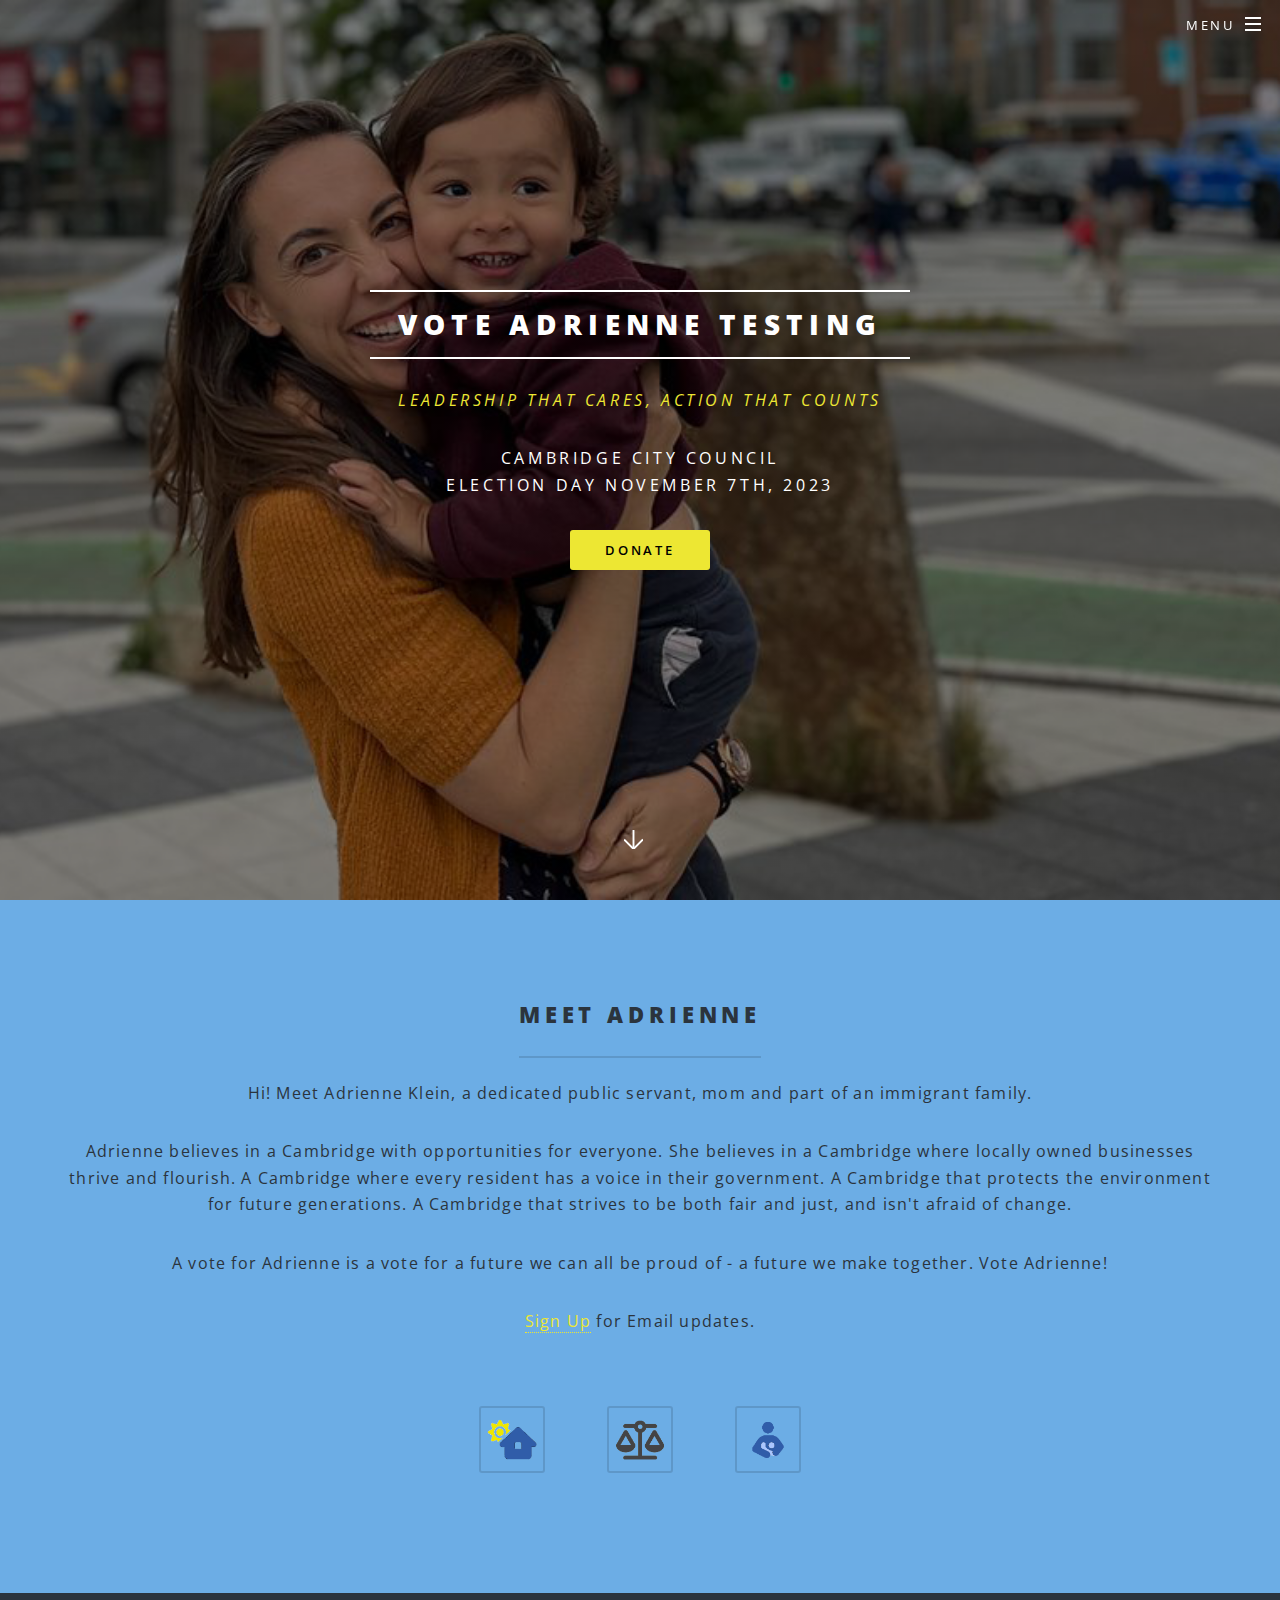
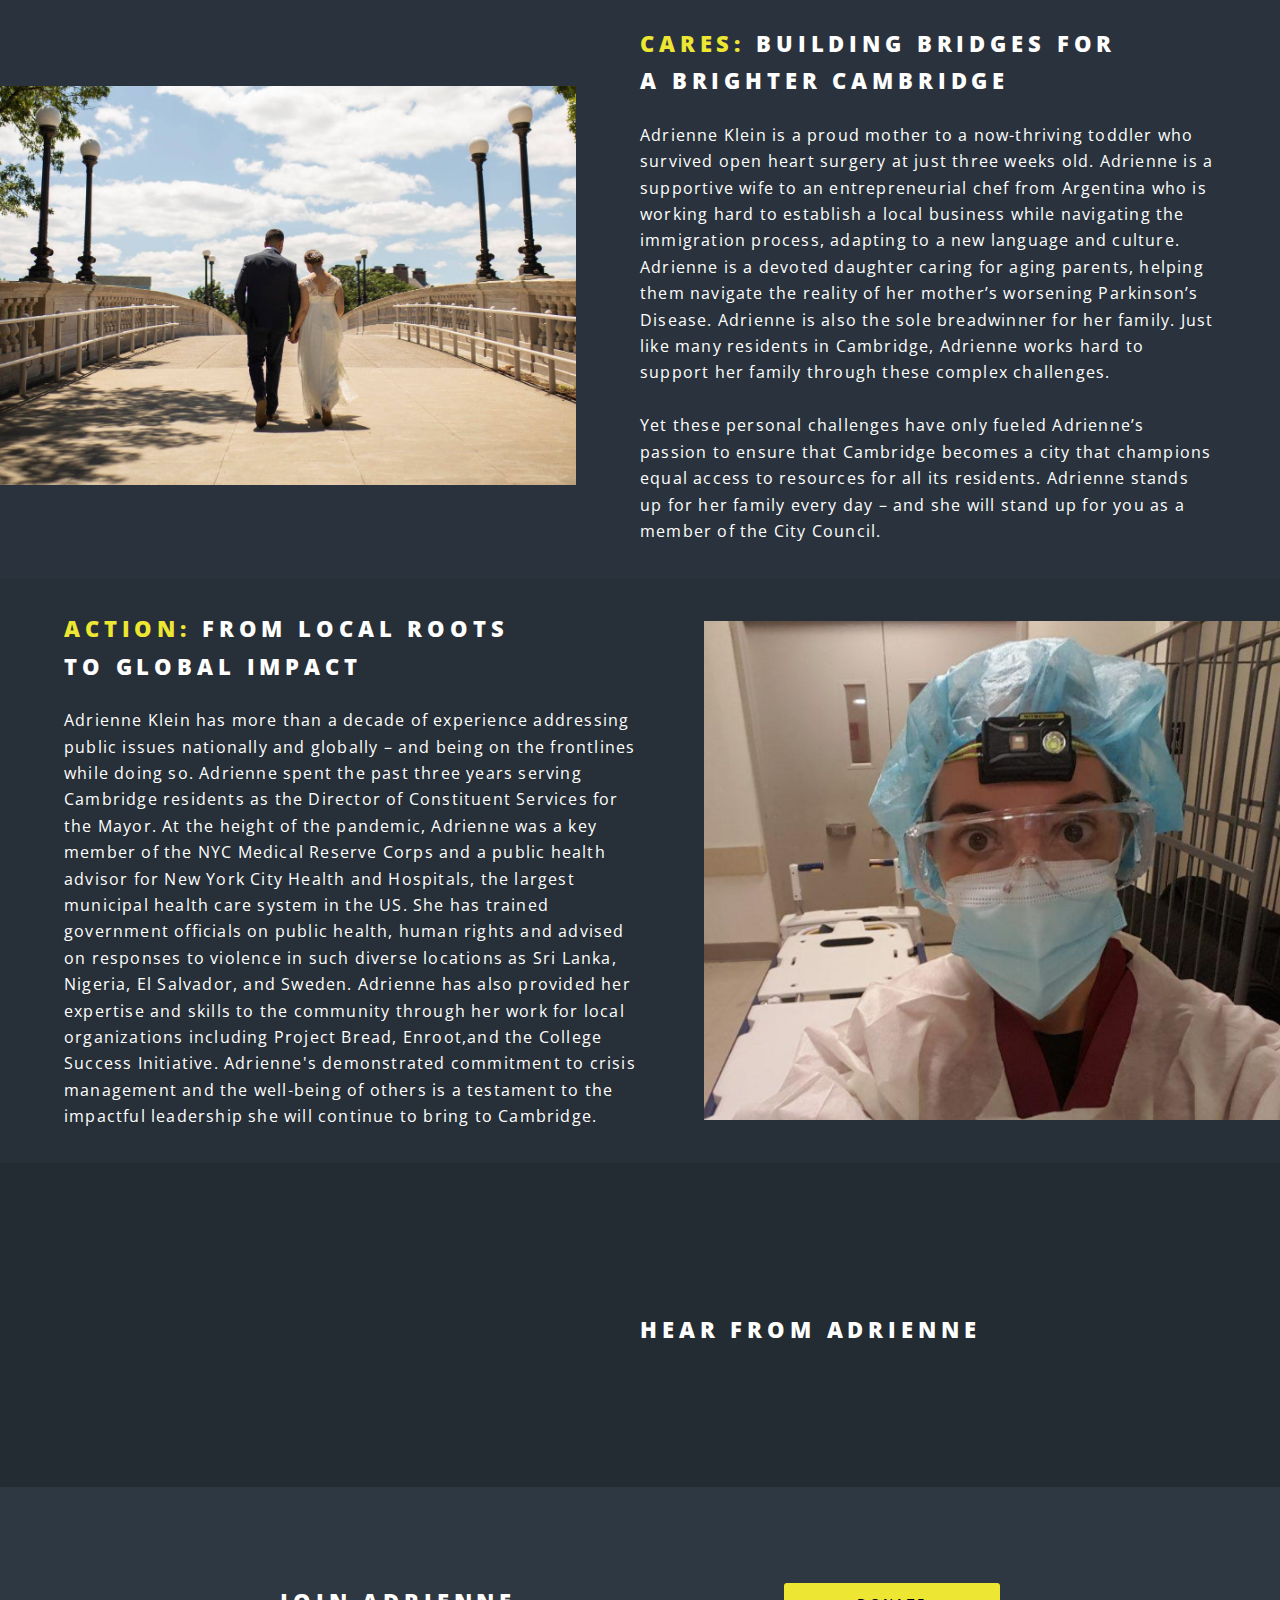
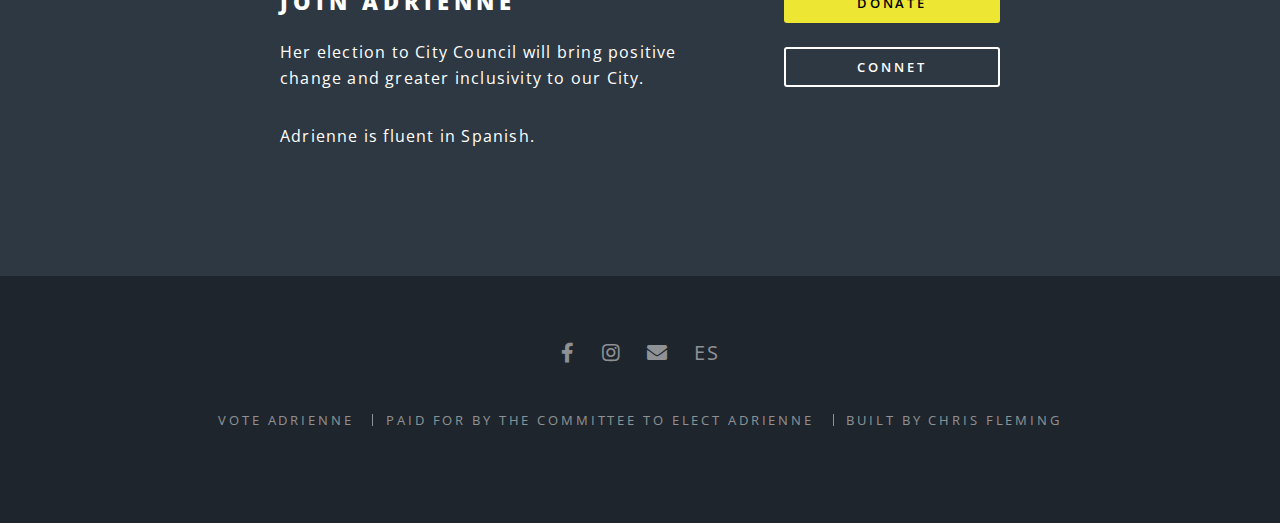
<file: index.html>
<!DOCTYPE HTML>
<html>

<head>
	<title>Adrienne Klein for Cambridge City Council</title>
	<link rel="icon" type="image/x-icon" href="favicon.ico">
	<link rel="stylesheet" href="assets/css/main.css" />
	<link rel="stylesheet" href="assets/css/all.css" />
	<meta charset="utf-8" />
	<meta name="viewport" content="width=device-width, initial-scale=1, user-scalable=no" />
	<meta property="og:image" content="images/preview.png">
	<meta name="description"
		content="Vote Adrienne Klein for Cambridge City Council. Leadership that Cares, Action that Counts. She's the best, most experienced candidate for Cambridge City Council." />
	<noscript>
		<link rel="stylesheet" href="assets/css/noscript.css" />
	</noscript>
</head>

<body class="landing is-preload">
	<!-- This is the pop up to help constituents find their polling place: -->
	<!-- <div id="myModal" class="modal">
		<div class="modal-content">
			<span class="close">&times;</span>
			<h3>Election day is this Tuesday, November 7th!</h3>
			<p>Find your polling place <a href="https://www.cambridgema.gov/Departments/electioncommission/mapsandpollinglocations" target="__blank">here.</a></p>
		</div>
	</div> -->
	<!-- Page Wrapper -->
	<div id="page-wrapper">
		<!-- Header -->
		<header id="header" class="alt">
			<h1 class="floatingDonateButton"><a href="https://secure.actblue.com/donate/voteforadrienne"
					target="_blank">Donate</a></h1>
			<nav id="nav">
				<ul>
					<li class="special">
						<a href="#menu" class="menuToggle"><span>Menu</span></a>
						<div id="menu">
							<ul>
								<li><a href="index.html">Home</a></li>
								<!-- <li><a href="about.html">About Adrienne</a></li> -->
								<li><a href="platform.html">Platform</a></li>
								<li><a href="endorsements.html">Endorsements</a></li>
								<li><a
										href="https://docs.google.com/forms/d/e/1FAIpQLSdKbfML-Z7I8nemWK64SXwn5WulYwXmrGXuXTxW59FOSM2sLw/viewform?usp=sf_link">Volunter/Connect</a>
								</li>
								<!-- <li><a href="https://docs.google.com/forms/d/e/1FAIpQLSf3LhZhpTt78vwaw6G3iHnCtAjKEAheuYQaxgf2xm0Qccim6g/viewform?usp=sf_link" target="_blank">Volunteer</a></li>-->
								<li><a href="https://secure.actblue.com/donate/voteforadrienne"
										target="_blank">Donate</a></li>
								<!-- <li><a href="https://docs.google.com/forms/d/e/1FAIpQLSf1diGpOnmBFW4WonpovEeWkyIXqt34B9NeZyMQp_UbjY3SRQ/viewform?usp=sf_link">Mailing List</a></li>-->
								<!-- <li><a href="#email-form">Contact</a></li> -->
								<li><a href="es.html">Español</a></li>
							</ul>
						</div>
					</li>
				</ul>
			</nav>
		</header>

		<!-- Banner -->
		<section id="banner">
			<div class="inner">
				<h2>Vote Adrienne Testing</h2>
				<p class="highlight">Leadership that Cares, Action that Counts</p>
				<p>Cambridge City Council<br />
					Election Day November 7th, 2023</p>
				<ul class="actions special">
					<li><a class="button primary" href="https://secure.actblue.com/donate/voteforadrienne">Donate</a>
					</li>
				</ul>
			</div>
			<a href="#one" class="more scrolly"></a>
		</section>

		<!-- One -->
		<section id="one" class="wrapper style1 special">
			<div class="inner">
				<header class="major" id="darkerText" style="color: #2b343d">
					<h2 id="darkerText">Meet Adrienne</h2>
					<p id="darkerText">
						Hi! Meet Adrienne Klein, a dedicated public servant, mom and part of an immigrant family.
					</p>
					<p id="darkerText">
						Adrienne believes in a Cambridge with opportunities for everyone. She believes in a Cambridge
						where locally owned
						businesses thrive and flourish. A Cambridge where every resident has a voice in their
						government. A Cambridge that
						protects the environment for future generations. A Cambridge that strives to be both fair and
						just, and isn't afraid of
						change.
					</p>
					<p id="darkerText">
						A vote for Adrienne is a vote for a future we can all be proud of - a future we make together.
						Vote Adrienne!
					</p>
					<p id="darkerText">
						<a id="linkedArticle" target="_blank"
							href="https://docs.google.com/forms/d/e/1FAIpQLSdKbfML-Z7I8nemWK64SXwn5WulYwXmrGXuXTxW59FOSM2sLw/viewform?usp=sf_link">Sign
							Up</a> for Email updates.
					</p>
				</header>
				<ul class="icons major">
					<!-- <li><span class="icon fa-gem major style1"><span class="label">Lorem</span></span></li>
								<li><span class="icon fa-heart major style2"><span class="label">Ipsum</span></span></li>
								<li><span class="icon solid fa-code major style3"><span class="label">Dolor</span></span></li> -->
					<!-- <li><span class="icon"><i class="fa-solid fa-scale-balanced"></i></span></li>
								<li><span class="icon"><i class="fa-solid fa-house"></i></span></li>
								<li><span class="icon"><i class="fa-solid fa-person-breastfeeding"></i></span></li> -->
					<!-- <li><span class="icon major style1"><span class="label"></span><i class="fa-solid fa-house" id="icon"></i></span></span></li>
								<li><span class="icon major style2"><span class="label"></span><i class="fa-solid fa-scale-balanced"></i></span></li> -->
					<li><img src="images/house_icon.png" class="icon solid major"
							alt="An Icon of a House with the sun shining" id="icons" /></li>
					<li><img src="images/scales_icon.png" class="icon solid major" alt="An Icon of balanced Scales"
							id="icons" /></li>
					<li><img src="images/family_icon.png" class="icon solid major" alt="An icon of a mother and child"
							id="icons" /></li>
				</ul>
			</div>
		</section>
		<!-- Two -->

		<section id="two" class="wrapper alt style2">
			<!--
						<section class="spotlight">
							<div class="image"><img src="images/lawyer.png" alt="A professional image of Adrienne in front of Cambridge Town Hall." /></div><div class="content">
								<h2>Justice for All</h2>
								<p id="truncate" class="truncate">
									Adrienne Klein is a dedicated public servant who advocates for inclusive access to infrastructure and services including
									housing, transportation, and childcare. Adrienne envisions a Cambridge full of opportunity, where locally-owned
									businesses flourish and all residents are represented by their government and service providers. Adrienne will fight
									tirelessly for a Cambridge that continually strives for a just legal system and to protect the environment for future
									generations. By voting for Adrienne, you are voting for a candidate who will stand up to ensure a Cambridge that uplifts
									everyone.
								</p>
								<p class="read-more">Read More</p>
							</div>
						</section>
					-->

			<section class="spotlight">
				<div class="image"><img src="images/wedding_cambridge_bridge.png"
						alt="An image of Adrienne and her husband on their wedding day in Cambridge" /></div>
				<div class="content">
					<h2><span style="color: #ede733;">CARES: </span>Building Bridges for<br />
						a Brighter Cambridge</h2>
					<p>
						Adrienne Klein is a proud mother to a now-thriving toddler who survived open heart surgery at
						just three weeks old. Adrienne is a supportive wife to an entrepreneurial chef from Argentina
						who is working hard to establish a local business while navigating the immigration process,
						adapting to a new language and culture. Adrienne is a devoted daughter caring for aging parents,
						helping them navigate the reality of her mother’s worsening Parkinson’s Disease. Adrienne is
						also the sole breadwinner for her family. Just like many residents in Cambridge, Adrienne works
						hard to support her family through these complex challenges.
						<br>
						<br>
						Yet these personal challenges have only fueled Adrienne’s passion to ensure that Cambridge
						becomes a city that champions equal access to resources for all its residents. Adrienne stands
						up for her family every day – and she will stand up for you as a member of the City Council.
					</p>
				</div>
			</section>
			<section class="spotlight">
				<div class="image"><img src="images/COVID_Response.png"
						alt="A picture of Adrienne in personal protective equipment volunteering to help during COVID" />
				</div>
				<div class="content">
					<h2> <span style="color: #ede733;">ACTION: </span>From Local Roots<br />
						to Global Impact</h2>
					<p>
						Adrienne Klein has more than a decade of experience addressing public issues nationally and
						globally – and being on the
						frontlines while doing so. Adrienne spent the past three years serving Cambridge residents as
						the Director of
						Constituent Services for the Mayor. At the height of the pandemic, Adrienne was a key member of
						the NYC Medical Reserve
						Corps and a public health advisor for New York City Health and Hospitals, the largest municipal
						health care system in
						the US. She has trained government officials on public health, human rights and advised on
						responses to violence in such
						diverse locations as Sri Lanka, Nigeria, El Salvador, and Sweden. Adrienne has also provided her
						expertise and skills to the community through her work for local organizations including
						Project Bread, Enroot,and the College Success Initiative. Adrienne's
						demonstrated commitment to crisis management and the well-being of others is a testament to the
						impactful leadership she
						will continue to bring to Cambridge.
					</p>
				</div>
			</section>
			<section class="spotlight">
				<div class="image">
					<div style="padding:56.25% 0 0 0;position:relative;"><iframe src="https://player.vimeo.com/video/861797872?h=926979cd9b"
							style="position:absolute;top:0;left:0;width:100%;height:100%;" frameborder="0"
							allow="autoplay; fullscreen; picture-in-picture" allowfullscreen></iframe></div>
					<script src="https://player.vimeo.com/api/player.js"></script>
				</div>
				<div class="content">
					<h2>Hear from Adrienne</h2>
				</div>
			</section>
		</section>
		<!-- <section>
			<div class="box alt">
				<div class="row gtr-50 gtr-uniform" id="videoContainer">
					<div class="col-12">
						<span class="image fit">
							<div style="padding:56.25% 0 0 0;position:relative;"><iframe src="https://player.vimeo.com/video/861797872?h=926979cd9b"
									style="position:absolute;top:0;left:0;width:100%;height:100%;" frameborder="0"
									allow="autoplay; fullscreen; picture-in-picture" allowfullscreen></iframe></div>
							<script src="https://player.vimeo.com/api/player.js"></script>
						</span>
					</div>
				</div>
			</div>
		</section> -->

		<!-- Three -->
		<!-- <section id="three" class="wrapper style3 special">
						<div class="inner">
							<header class="major">
								<h2>Accumsan mus tortor nunc aliquet</h2>
								<p>Aliquam ut ex ut augue consectetur interdum. Donec amet imperdiet eleifend<br />
								fringilla tincidunt. Nullam dui leo Aenean mi ligula, rhoncus ullamcorper.</p>
							</header>
							<ul class="features">
								<li class="icon fa-paper-plane">
									<h3>Arcu accumsan</h3>
									<p>Augue consectetur sed interdum imperdiet et ipsum. Mauris lorem tincidunt nullam amet leo Aenean ligula consequat consequat.</p>
								</li>
								<li class="icon solid fa-laptop">
									<h3>Ac Augue Eget</h3>
									<p>Augue consectetur sed interdum imperdiet et ipsum. Mauris lorem tincidunt nullam amet leo Aenean ligula consequat consequat.</p>
								</li>
								<li class="icon solid fa-code">
									<h3>Mus Scelerisque</h3>
									<p>Augue consectetur sed interdum imperdiet et ipsum. Mauris lorem tincidunt nullam amet leo Aenean ligula consequat consequat.</p>
								</li>
								<li class="icon solid fa-headphones-alt">
									<h3>Mauris Imperdiet</h3>
									<p>Augue consectetur sed interdum imperdiet et ipsum. Mauris lorem tincidunt nullam amet leo Aenean ligula consequat consequat.</p>
								</li>
								<li class="icon fa-heart">
									<h3>Aenean Primis</h3>
									<p>Augue consectetur sed interdum imperdiet et ipsum. Mauris lorem tincidunt nullam amet leo Aenean ligula consequat consequat.</p>
								</li>
								<li class="icon fa-flag">
									<h3>Tortor Ut</h3>
									<p>Augue consectetur sed interdum imperdiet et ipsum. Mauris lorem tincidunt nullam amet leo Aenean ligula consequat consequat.</p>
								</li>
							</ul>
						</div>
					</section>
 -->
		<!-- CTA -->
		<section id="cta" class="wrapper style4">
			<div class="inner">
				<header>
					<h2>Join Adrienne</h2>
					<p>Her election to City Council will bring positive change and greater inclusivity to our City.</p>
					<p>Adrienne is fluent in Spanish.</p>
					<br />
					<div id="google_translate_element"></div>

					<script type="text/javascript">
						function googleTranslateElementInit() {
							new google.translate.TranslateElement({ pageLanguage: 'en' }, 'google_translate_element');
						}
					</script>

					<script type="text/javascript"
						src="//translate.google.com/translate_a/element.js?cb=googleTranslateElementInit"></script>
				</header>
				<ul class="actions stacked">
					<li><a href="https://secure.actblue.com/donate/voteforadrienne" target="_blank"
							class="button fit primary">Donate</a></li>
					<li><a href="https://docs.google.com/forms/d/e/1FAIpQLSdKbfML-Z7I8nemWK64SXwn5WulYwXmrGXuXTxW59FOSM2sLw/viewform?usp=sf_link"
							target="_blank" class="button fit">Connet</a></li>
				</ul>
			</div>
		</section>

		<!-- Footer -->
		<footer id="footer">
			<!-- <h1 class="extra-large" id="email-form">Let's Connect!</h1> -->
			<!--
						<form action="https://formspree.io/f/xnqykjbv" method="POST">
							<div class="row contact">
								<div class="col-6 col-12-mobilep contact">
									<input type="text" name="name" placeholder="Name" />
								</div>
								<div class="col-6 col-12-mobilep contact">
									<input class="contact" type="email" name="email" placeholder="Email" />
								</div>
								<div class="col-12 contact">
									<textarea name="message" class="contact" name="message" placeholder="Message" rows="6"></textarea>
								</div>
								<div class="col-12 contact">
									<ul class="actions special contact">
										<li><input type="submit" value="Send Message" class="primary contact" /></li>
										<li><input type="reset" value="Reset" /></li>
									</ul>
								</div>
							</div>
						</form>
						-->
			<ul class="icons">
				<li><a href="https://www.facebook.com/voteadrienne" target="_blank"
						class="icon brands fa-facebook-f"><span class="label">Facebook</span></a></li>
				<li><a href="https://www.instagram.com/voteadrienne/" target="_blank"
						class="icon brands fa-instagram"><span class="label">Instagram</span></a></li>
				<li><a href="https://docs.google.com/forms/d/e/1FAIpQLSdKbfML-Z7I8nemWK64SXwn5WulYwXmrGXuXTxW59FOSM2sLw/viewform?usp=sf_link"
						class="icon solid fa-envelope"><span class="label">Email</span></a></li>
				<li><a href="es.html" class="icon brands">ES<span class="label"></span></a></li>
			</ul>
			<ul class="copyright">
				<li>Vote Adrienne</li>
				<li>Paid for by the Committee to Elect Adrienne</li>
				<li>Built By Chris Fleming</li>
			</ul>
		</footer>

	</div>

	<!-- Scripts -->
	<script src="assets/js/modal.js"></script>
	<script src="assets/js/jquery.min.js"></script>
	<script src="assets/js/jquery.scrollex.min.js"></script>
	<script src="assets/js/jquery.scrolly.min.js"></script>
	<script src="assets/js/browser.min.js"></script>
	<script src="assets/js/breakpoints.min.js"></script>
	<script src="assets/js/util.js"></script>
	<script src="assets/js/main.js"></script>
</body>

</html>
</file>
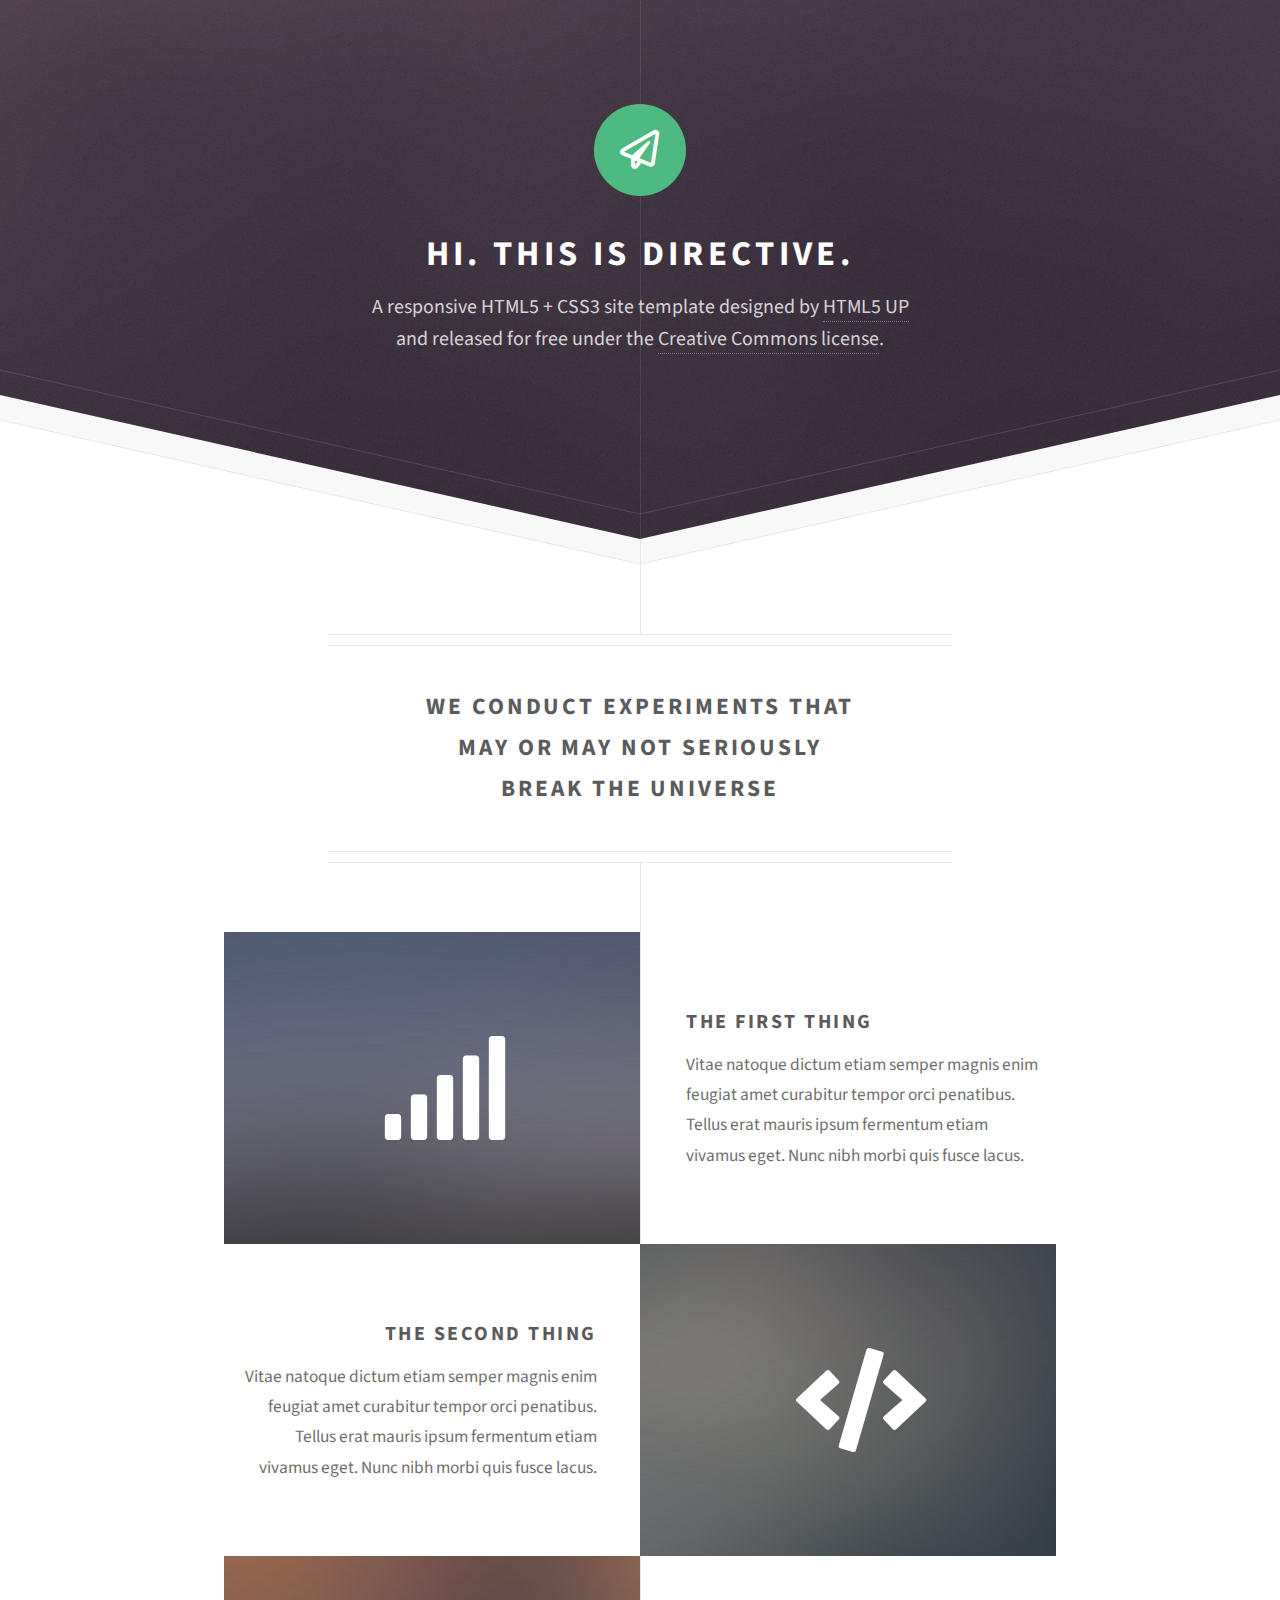
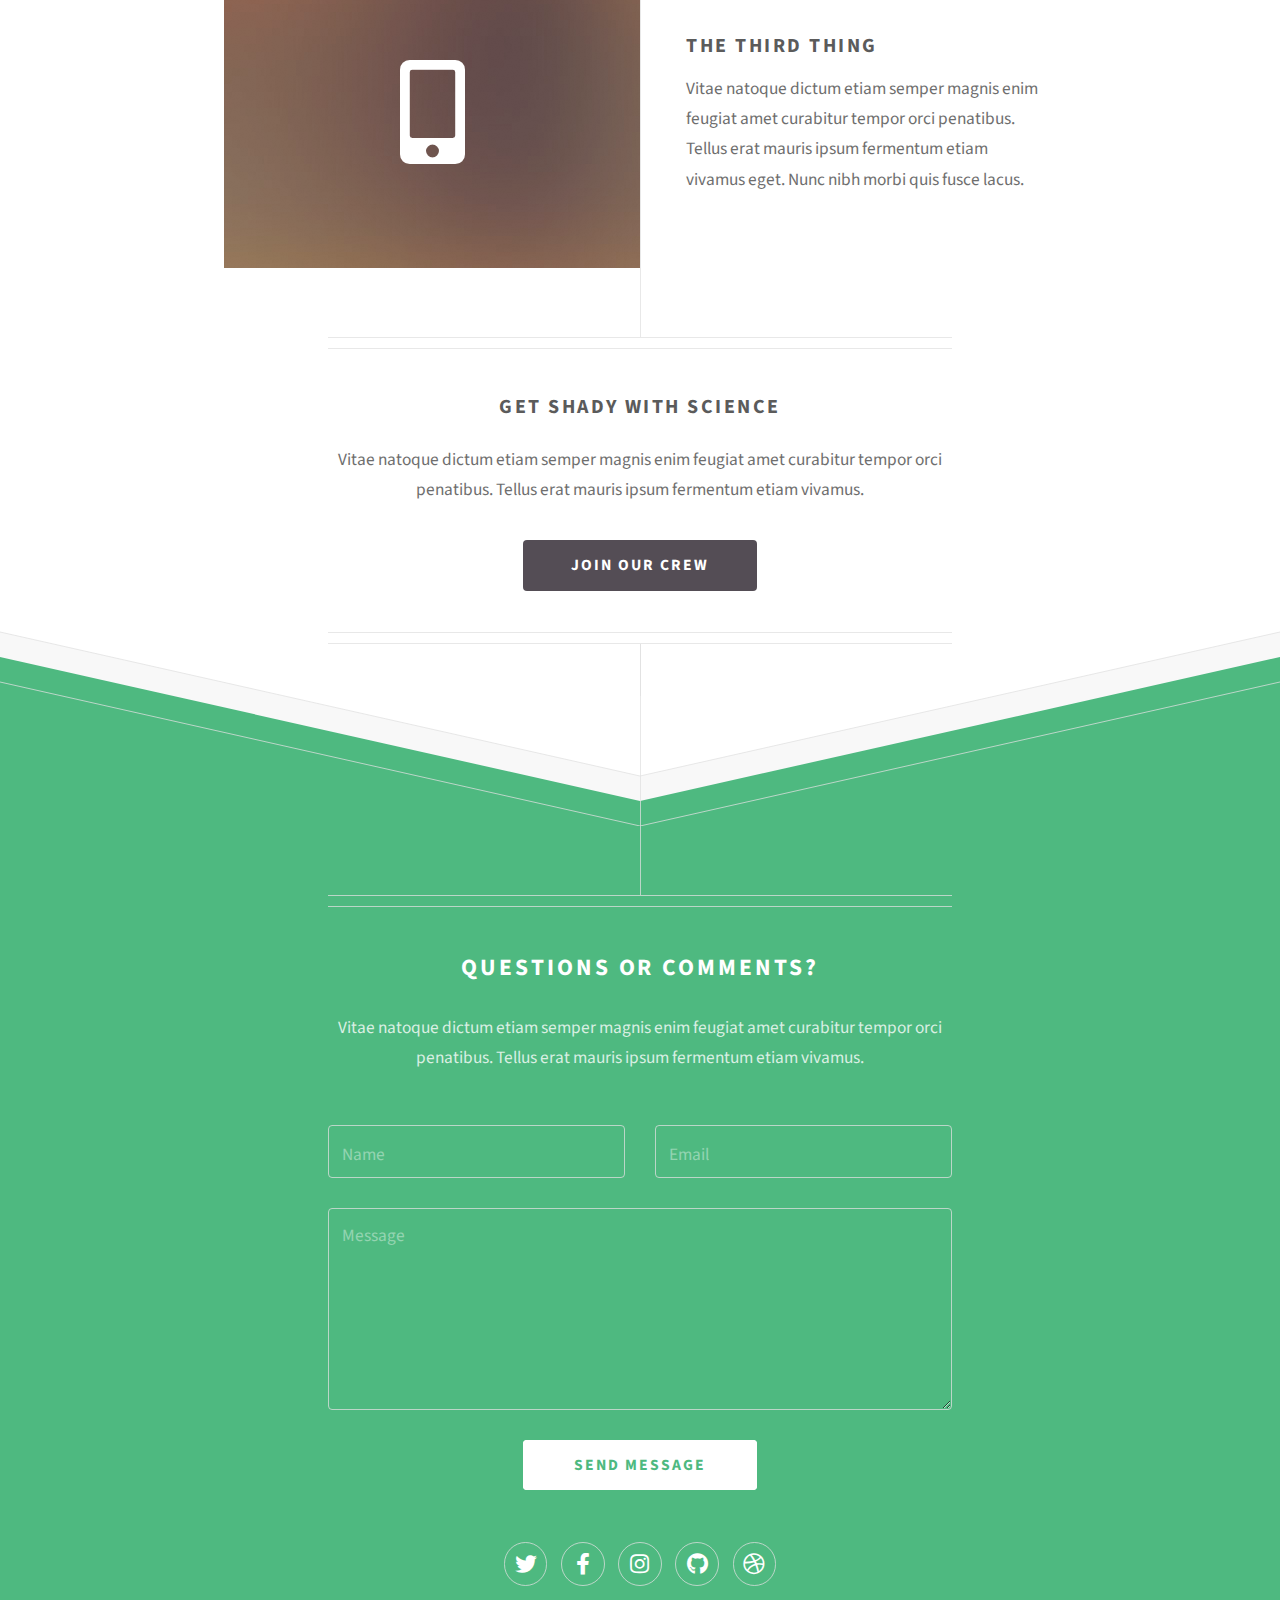
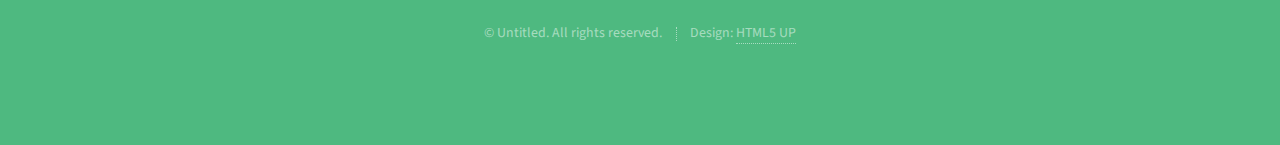
<file: html5up-directive/index.html>
<!DOCTYPE HTML>
<!--
	Directive by HTML5 UP
	html5up.net | @ajlkn
	Free for personal and commercial use under the CCA 3.0 license (html5up.net/license)
-->
<html>
	<head>
		<title>Directive by HTML5 UP</title>
		<meta charset="utf-8" />
		<meta name="viewport" content="width=device-width, initial-scale=1, user-scalable=no" />
		<link rel="stylesheet" href="assets/css/main.css" />
	</head>
	<body class="is-preload">

		<!-- Header -->
			<div id="header">
				<span class="logo icon fa-paper-plane"></span>
				<h1>Hi. This is Directive.</h1>
				<p>A responsive HTML5 + CSS3 site template designed by <a href="http://html5up.net">HTML5 UP</a>
				<br />
				and released for free under the <a href="http://html5up.net/license">Creative Commons license</a>.</p>
			</div>

		<!-- Main -->
			<div id="main">

				<header class="major container medium">
					<h2>We conduct experiments that
					<br />
					may or may not seriously
					<br />
					break the universe</h2>
					<!--
					<p>Tellus erat mauris ipsum fermentum<br />
					etiam vivamus nunc nibh morbi.</p>
					-->
				</header>

				<div class="box alt container">
					<section class="feature left">
						<a href="#" class="image icon solid fa-signal"><img src="images/pic01.jpg" alt="" /></a>
						<div class="content">
							<h3>The First Thing</h3>
							<p>Vitae natoque dictum etiam semper magnis enim feugiat amet curabitur tempor orci penatibus. Tellus erat mauris ipsum fermentum etiam vivamus eget. Nunc nibh morbi quis fusce lacus.</p>
						</div>
					</section>
					<section class="feature right">
						<a href="#" class="image icon solid fa-code"><img src="images/pic02.jpg" alt="" /></a>
						<div class="content">
							<h3>The Second Thing</h3>
							<p>Vitae natoque dictum etiam semper magnis enim feugiat amet curabitur tempor orci penatibus. Tellus erat mauris ipsum fermentum etiam vivamus eget. Nunc nibh morbi quis fusce lacus.</p>
						</div>
					</section>
					<section class="feature left">
						<a href="#" class="image icon solid fa-mobile-alt"><img src="images/pic03.jpg" alt="" /></a>
						<div class="content">
							<h3>The Third Thing</h3>
							<p>Vitae natoque dictum etiam semper magnis enim feugiat amet curabitur tempor orci penatibus. Tellus erat mauris ipsum fermentum etiam vivamus eget. Nunc nibh morbi quis fusce lacus.</p>
						</div>
					</section>
				</div>

				<!--
				<div class="box container">
					<header>
						<h2>A lot of generic stuff</h2>
					</header>
					<section>
						<header>
							<h3>Paragraph</h3>
							<p>This is the subtitle for this particular heading</p>
						</header>
						<p>Phasellus nisl nisl, varius id <sup>porttitor sed pellentesque</sup> ac orci. Pellentesque
						habitant <strong>strong</strong> tristique <b>bold</b> et netus <i>italic</i> malesuada <em>emphasized</em> ac turpis egestas. Morbi
						leo suscipit ut. Praesent <sub>id turpis vitae</sub> turpis pretium ultricies. Vestibulum sit
						amet risus elit.</p>
					</section>
					<section>
						<header>
							<h3>Blockquote</h3>
						</header>
						<blockquote>Fringilla nisl. Donec accumsan interdum nisi, quis tincidunt felis sagittis eget.
						tempus euismod. Vestibulum ante ipsum primis in faucibus.</blockquote>
					</section>
					<section>
						<header>
							<h3>Divider</h3>
						</header>
						<p>Donec consectetur vestibulum dolor et pulvinar. Etiam vel felis enim, at viverra
						ligula. Ut porttitor sagittis lorem, quis eleifend nisi ornare vel. Praesent nec orci
						facilisis leo magna. Cras sit amet urna eros, id egestas urna. Quisque aliquam
						tempus euismod. Vestibulum ante ipsum primis in faucibus orci luctus et ultrices
						posuere cubilia.</p>
						<hr />
						<p>Donec consectetur vestibulum dolor et pulvinar. Etiam vel felis enim, at viverra
						ligula. Ut porttitor sagittis lorem, quis eleifend nisi ornare vel. Praesent nec orci
						facilisis leo magna. Cras sit amet urna eros, id egestas urna. Quisque aliquam
						tempus euismod. Vestibulum ante ipsum primis in faucibus orci luctus et ultrices
						posuere cubilia.</p>
					</section>
					<section>
						<header>
							<h3>Unordered List</h3>
						</header>
						<ul class="default">
							<li>Donec consectetur vestibulum dolor et pulvinar. Etiam vel felis enim, at viverra ligula. Ut porttitor sagittis lorem, quis eleifend nisi ornare vel.</li>
							<li>Donec consectetur vestibulum dolor et pulvinar. Etiam vel felis enim, at viverra ligula. Ut porttitor sagittis lorem, quis eleifend nisi ornare vel.</li>
							<li>Donec consectetur vestibulum dolor et pulvinar. Etiam vel felis enim, at viverra ligula. Ut porttitor sagittis lorem, quis eleifend nisi ornare vel.</li>
							<li>Donec consectetur vestibulum dolor et pulvinar. Etiam vel felis enim, at viverra ligula. Ut porttitor sagittis lorem, quis eleifend nisi ornare vel.</li>
						</ul>
					</section>
					<section>
						<header>
							<h3>Ordered List</h3>
						</header>
						<ol class="default">
							<li>Donec consectetur vestibulum dolor et pulvinar. Etiam vel felis enim, at viverra ligula. Ut porttitor sagittis lorem, quis eleifend nisi ornare vel.</li>
							<li>Donec consectetur vestibulum dolor et pulvinar. Etiam vel felis enim, at viverra ligula. Ut porttitor sagittis lorem, quis eleifend nisi ornare vel.</li>
							<li>Donec consectetur vestibulum dolor et pulvinar. Etiam vel felis enim, at viverra ligula. Ut porttitor sagittis lorem, quis eleifend nisi ornare vel.</li>
							<li>Donec consectetur vestibulum dolor et pulvinar. Etiam vel felis enim, at viverra ligula. Ut porttitor sagittis lorem, quis eleifend nisi ornare vel.</li>
						</ol>
					</section>
					<section>
						<header>
							<h3>Table</h3>
						</header>
						<div class="table-wrapper">
							<table class="default">
								<thead>
									<tr>
										<th>ID</th>
										<th>Name</th>
										<th>Description</th>
										<th>Price</th>
									</tr>
								</thead>
								<tbody>
									<tr>
										<td>45815</td>
										<td>Something</td>
										<td>Ut porttitor sagittis lorem, quis eleifend nisi ornare vel.</td>
										<td>29.99</td>
									</tr>
									<tr>
										<td>24524</td>
										<td>Nothing</td>
										<td>Ut porttitor sagittis lorem, quis eleifend nisi ornare vel.</td>
										<td>19.99</td>
									</tr>
									<tr>
										<td>45815</td>
										<td>Something</td>
										<td>Ut porttitor sagittis lorem, quis eleifend nisi ornare vel.</td>
										<td>29.99</td>
									</tr>
									<tr>
										<td>24524</td>
										<td>Nothing</td>
										<td>Ut porttitor sagittis lorem, quis eleifend nisi ornare vel.</td>
										<td>19.99</td>
									</tr>
								</tbody>
								<tfoot>
									<tr>
										<td colspan="3"></td>
										<td>100.00</td>
									</tr>
								</tfoot>
							</table>
						</div>
					</section>
					<section>
						<header>
							<h3>Form</h3>
						</header>
						<form method="post" action="#">
							<div class="row">
								<div class="col-6 col-12-mobilep">
									<label for="name">Name</label>
									<input class="text" type="text" name="name" id="name" value="" placeholder="John Doe" />
								</div>
								<div class="col-6 col-12-mobilep">
									<label for="email">Email</label>
									<input class="text" type="text" name="email" id="email" value="" placeholder="johndoe@domain.tld" />
								</div>
								<div class="col-12">
									<label for="subject">Subject</label>
									<input class="text" type="text" name="subject" id="subject" value="" placeholder="Enter your subject" />
								</div>
								<div class="col-12">
									<label for="subject">Message</label>
									<textarea name="message" id="message" placeholder="Enter your message" rows="6"></textarea>
								</div>
								<div class="col-12">
									<ul class="actions special">
										<li><input type="submit" value="Send" /></li>
										<li><input type="reset" value="Reset" class="alt" /></li>
									</ul>
								</div>
							</div>
						</form>
					</section>
				</div>
				-->

				<footer class="major container medium">
					<h3>Get shady with science</h3>
					<p>Vitae natoque dictum etiam semper magnis enim feugiat amet curabitur tempor orci penatibus. Tellus erat mauris ipsum fermentum etiam vivamus.</p>
					<ul class="actions special">
						<li><a href="#" class="button">Join our crew</a></li>
					</ul>
				</footer>

			</div>

		<!-- Footer -->
			<div id="footer">
				<div class="container medium">

					<header class="major last">
						<h2>Questions or comments?</h2>
					</header>

					<p>Vitae natoque dictum etiam semper magnis enim feugiat amet curabitur tempor
					orci penatibus. Tellus erat mauris ipsum fermentum etiam vivamus.</p>

					<form method="post" action="#">
						<div class="row">
							<div class="col-6 col-12-mobilep">
								<input type="text" name="name" placeholder="Name" />
							</div>
							<div class="col-6 col-12-mobilep">
								<input type="email" name="email" placeholder="Email" />
							</div>
							<div class="col-12">
								<textarea name="message" placeholder="Message" rows="6"></textarea>
							</div>
							<div class="col-12">
								<ul class="actions special">
									<li><input type="submit" value="Send Message" /></li>
								</ul>
							</div>
						</div>
					</form>

					<ul class="icons">
						<li><a href="#" class="icon brands fa-twitter"><span class="label">Twitter</span></a></li>
						<li><a href="#" class="icon brands fa-facebook-f"><span class="label">Facebook</span></a></li>
						<li><a href="#" class="icon brands fa-instagram"><span class="label">Instagram</span></a></li>
						<li><a href="#" class="icon brands fa-github"><span class="label">Github</span></a></li>
						<li><a href="#" class="icon brands fa-dribbble"><span class="label">Dribbble</span></a></li>
					</ul>

					<ul class="copyright">
						<li>&copy; Untitled. All rights reserved.</li><li>Design: <a href="http://html5up.net">HTML5 UP</a></li>
					</ul>

				</div>
			</div>

		<!-- Scripts -->
			<script src="assets/js/jquery.min.js"></script>
			<script src="assets/js/browser.min.js"></script>
			<script src="assets/js/breakpoints.min.js"></script>
			<script src="assets/js/util.js"></script>
			<script src="assets/js/main.js"></script>

	</body>
</html>
</file>
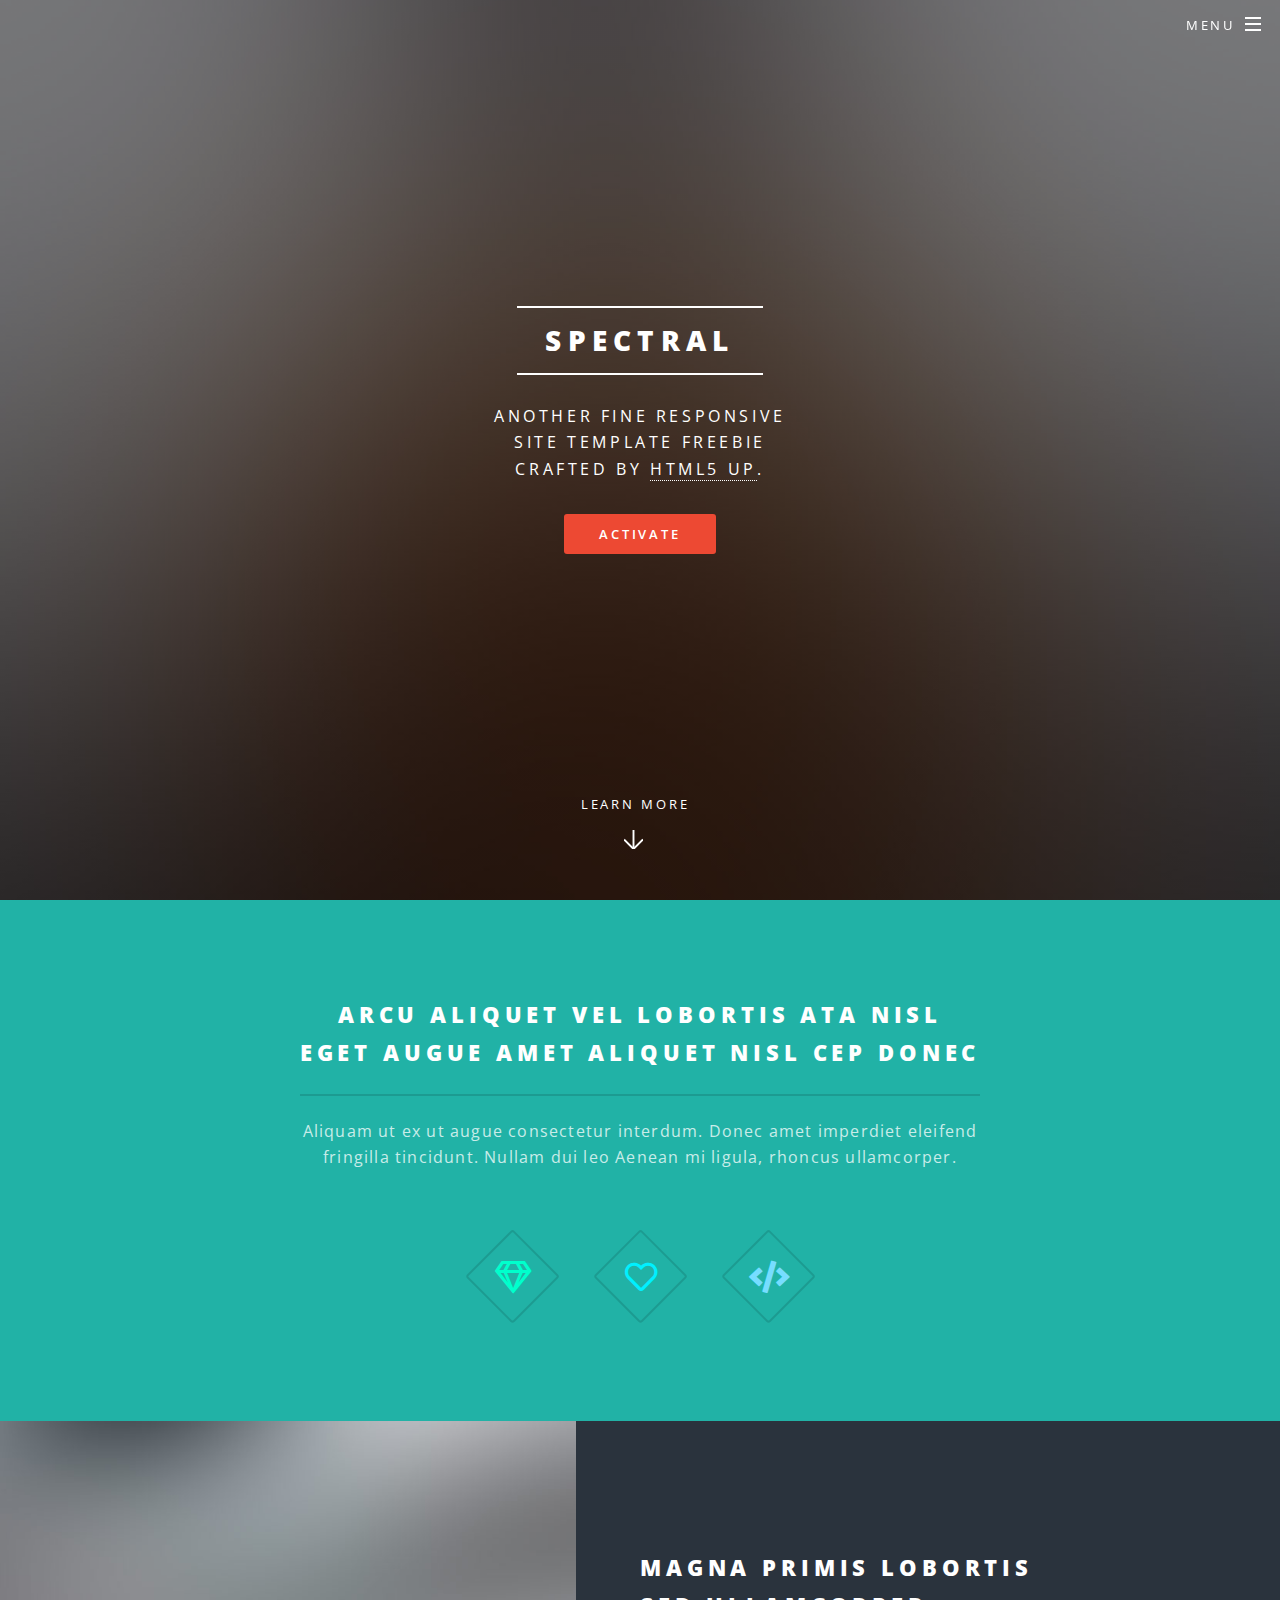
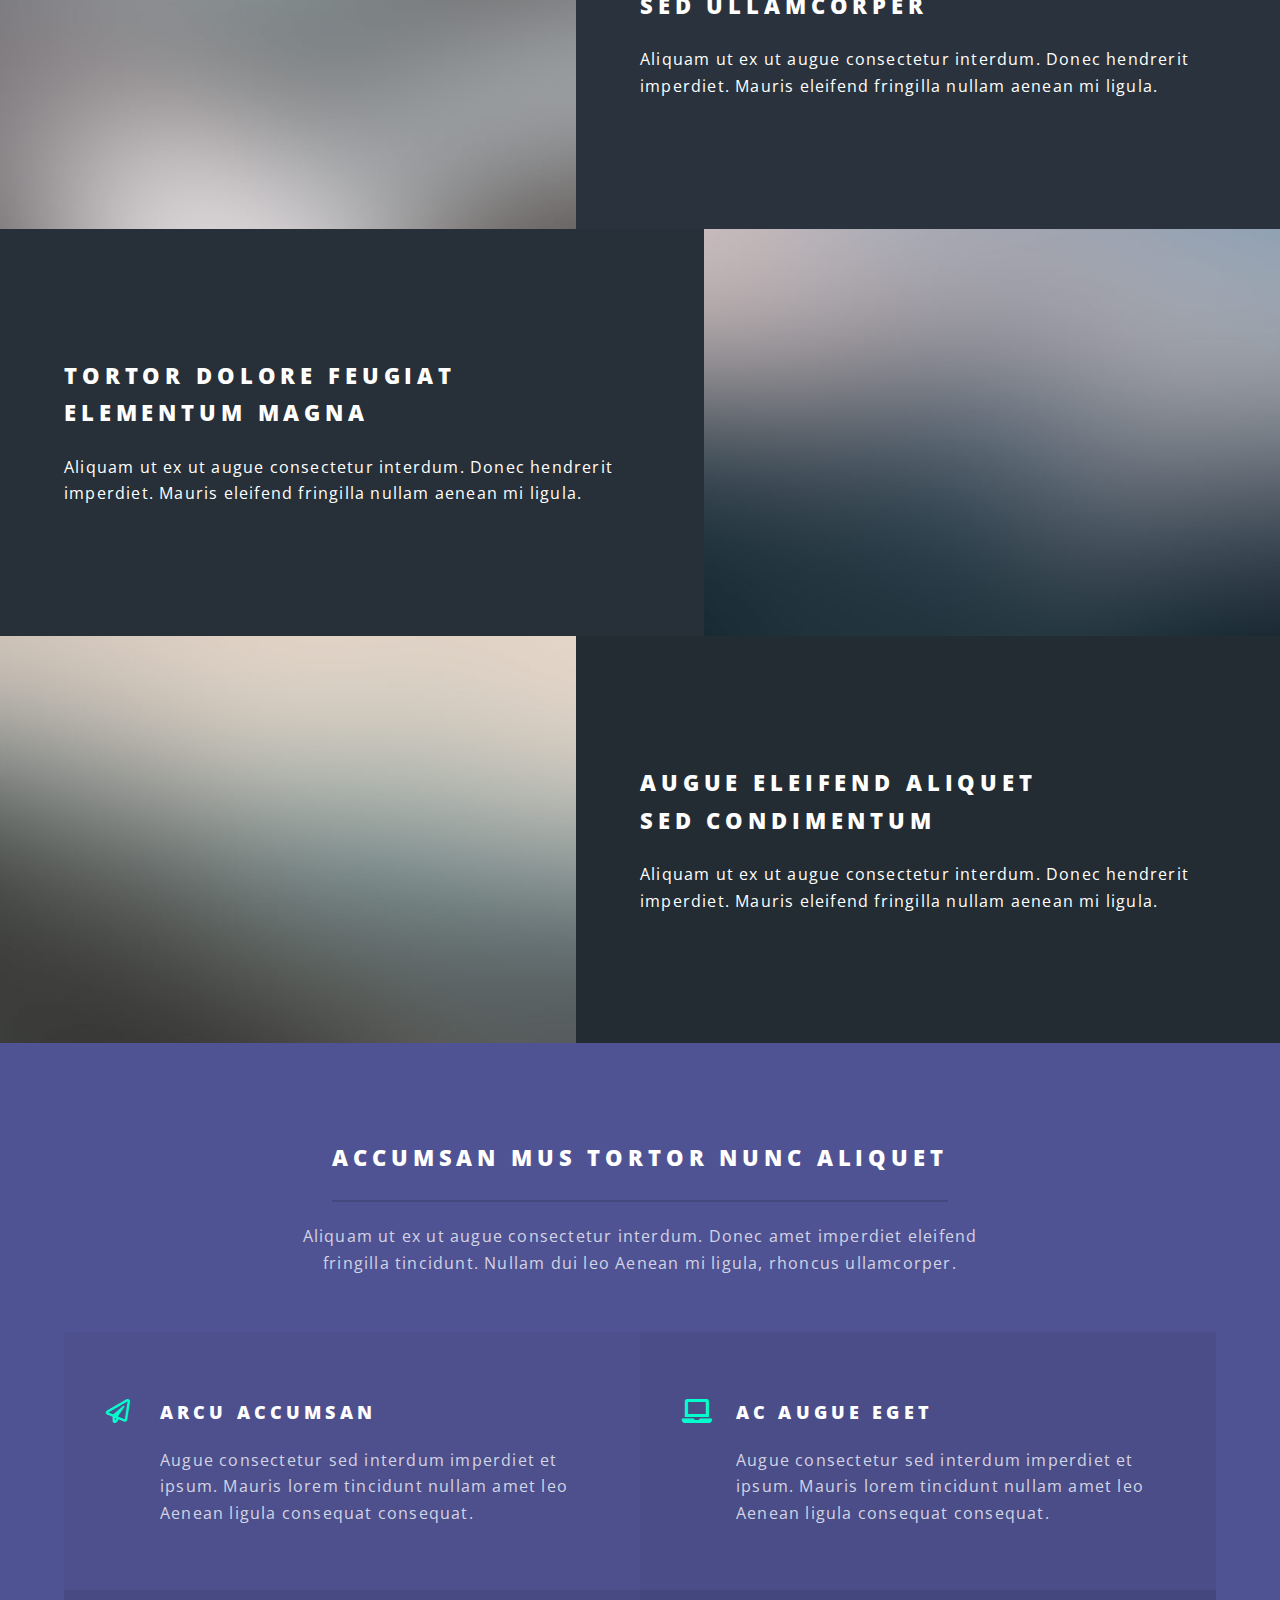
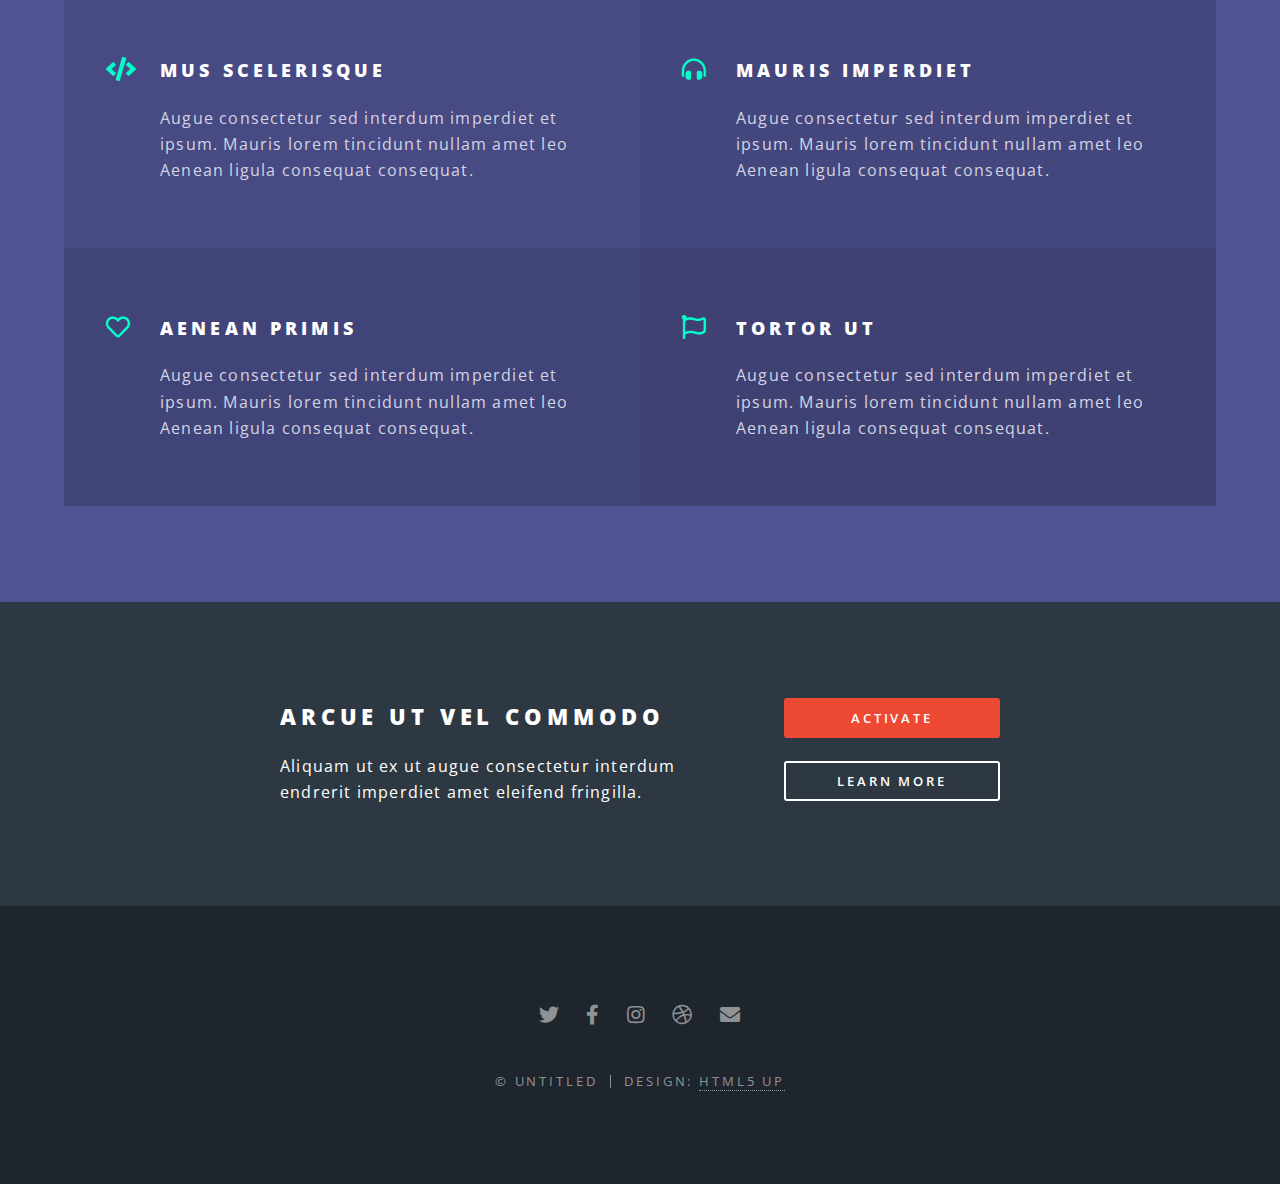
<file: html5up-spectral/index.html>
<!DOCTYPE HTML>
<!--
	Spectral by HTML5 UP
	html5up.net | @ajlkn
	Free for personal and commercial use under the CCA 3.0 license (html5up.net/license)
-->
<html>
	<head>
		<title>Spectral by HTML5 UP</title>
		<meta charset="utf-8" />
		<meta name="viewport" content="width=device-width, initial-scale=1, user-scalable=no" />
		<link rel="stylesheet" href="assets/css/main.css" />
		<noscript><link rel="stylesheet" href="assets/css/noscript.css" /></noscript>
	</head>
	<body class="landing is-preload">

		<!-- Page Wrapper -->
			<div id="page-wrapper">

				<!-- Header -->
					<header id="header" class="alt">
						<h1><a href="index.html">Spectral</a></h1>
						<nav id="nav">
							<ul>
								<li class="special">
									<a href="#menu" class="menuToggle"><span>Menu</span></a>
									<div id="menu">
										<ul>
											<li><a href="index.html">Home</a></li>
											<li><a href="generic.html">Generic</a></li>
											<li><a href="elements.html">Elements</a></li>
											<li><a href="#">Sign Up</a></li>
											<li><a href="#">Log In</a></li>
										</ul>
									</div>
								</li>
							</ul>
						</nav>
					</header>

				<!-- Banner -->
					<section id="banner">
						<div class="inner">
							<h2>Spectral</h2>
							<p>Another fine responsive<br />
							site template freebie<br />
							crafted by <a href="http://html5up.net">HTML5 UP</a>.</p>
							<ul class="actions special">
								<li><a href="#" class="button primary">Activate</a></li>
							</ul>
						</div>
						<a href="#one" class="more scrolly">Learn More</a>
					</section>

				<!-- One -->
					<section id="one" class="wrapper style1 special">
						<div class="inner">
							<header class="major">
								<h2>Arcu aliquet vel lobortis ata nisl<br />
								eget augue amet aliquet nisl cep donec</h2>
								<p>Aliquam ut ex ut augue consectetur interdum. Donec amet imperdiet eleifend<br />
								fringilla tincidunt. Nullam dui leo Aenean mi ligula, rhoncus ullamcorper.</p>
							</header>
							<ul class="icons major">
								<li><span class="icon fa-gem major style1"><span class="label">Lorem</span></span></li>
								<li><span class="icon fa-heart major style2"><span class="label">Ipsum</span></span></li>
								<li><span class="icon solid fa-code major style3"><span class="label">Dolor</span></span></li>
							</ul>
						</div>
					</section>

				<!-- Two -->
					<section id="two" class="wrapper alt style2">
						<section class="spotlight">
							<div class="image"><img src="images/pic01.jpg" alt="" /></div><div class="content">
								<h2>Magna primis lobortis<br />
								sed ullamcorper</h2>
								<p>Aliquam ut ex ut augue consectetur interdum. Donec hendrerit imperdiet. Mauris eleifend fringilla nullam aenean mi ligula.</p>
							</div>
						</section>
						<section class="spotlight">
							<div class="image"><img src="images/pic02.jpg" alt="" /></div><div class="content">
								<h2>Tortor dolore feugiat<br />
								elementum magna</h2>
								<p>Aliquam ut ex ut augue consectetur interdum. Donec hendrerit imperdiet. Mauris eleifend fringilla nullam aenean mi ligula.</p>
							</div>
						</section>
						<section class="spotlight">
							<div class="image"><img src="images/pic03.jpg" alt="" /></div><div class="content">
								<h2>Augue eleifend aliquet<br />
								sed condimentum</h2>
								<p>Aliquam ut ex ut augue consectetur interdum. Donec hendrerit imperdiet. Mauris eleifend fringilla nullam aenean mi ligula.</p>
							</div>
						</section>
					</section>

				<!-- Three -->
					<section id="three" class="wrapper style3 special">
						<div class="inner">
							<header class="major">
								<h2>Accumsan mus tortor nunc aliquet</h2>
								<p>Aliquam ut ex ut augue consectetur interdum. Donec amet imperdiet eleifend<br />
								fringilla tincidunt. Nullam dui leo Aenean mi ligula, rhoncus ullamcorper.</p>
							</header>
							<ul class="features">
								<li class="icon fa-paper-plane">
									<h3>Arcu accumsan</h3>
									<p>Augue consectetur sed interdum imperdiet et ipsum. Mauris lorem tincidunt nullam amet leo Aenean ligula consequat consequat.</p>
								</li>
								<li class="icon solid fa-laptop">
									<h3>Ac Augue Eget</h3>
									<p>Augue consectetur sed interdum imperdiet et ipsum. Mauris lorem tincidunt nullam amet leo Aenean ligula consequat consequat.</p>
								</li>
								<li class="icon solid fa-code">
									<h3>Mus Scelerisque</h3>
									<p>Augue consectetur sed interdum imperdiet et ipsum. Mauris lorem tincidunt nullam amet leo Aenean ligula consequat consequat.</p>
								</li>
								<li class="icon solid fa-headphones-alt">
									<h3>Mauris Imperdiet</h3>
									<p>Augue consectetur sed interdum imperdiet et ipsum. Mauris lorem tincidunt nullam amet leo Aenean ligula consequat consequat.</p>
								</li>
								<li class="icon fa-heart">
									<h3>Aenean Primis</h3>
									<p>Augue consectetur sed interdum imperdiet et ipsum. Mauris lorem tincidunt nullam amet leo Aenean ligula consequat consequat.</p>
								</li>
								<li class="icon fa-flag">
									<h3>Tortor Ut</h3>
									<p>Augue consectetur sed interdum imperdiet et ipsum. Mauris lorem tincidunt nullam amet leo Aenean ligula consequat consequat.</p>
								</li>
							</ul>
						</div>
					</section>

				<!-- CTA -->
					<section id="cta" class="wrapper style4">
						<div class="inner">
							<header>
								<h2>Arcue ut vel commodo</h2>
								<p>Aliquam ut ex ut augue consectetur interdum endrerit imperdiet amet eleifend fringilla.</p>
							</header>
							<ul class="actions stacked">
								<li><a href="#" class="button fit primary">Activate</a></li>
								<li><a href="#" class="button fit">Learn More</a></li>
							</ul>
						</div>
					</section>

				<!-- Footer -->
					<footer id="footer">
						<ul class="icons">
							<li><a href="#" class="icon brands fa-twitter"><span class="label">Twitter</span></a></li>
							<li><a href="#" class="icon brands fa-facebook-f"><span class="label">Facebook</span></a></li>
							<li><a href="#" class="icon brands fa-instagram"><span class="label">Instagram</span></a></li>
							<li><a href="#" class="icon brands fa-dribbble"><span class="label">Dribbble</span></a></li>
							<li><a href="#" class="icon solid fa-envelope"><span class="label">Email</span></a></li>
						</ul>
						<ul class="copyright">
							<li>&copy; Untitled</li><li>Design: <a href="http://html5up.net">HTML5 UP</a></li>
						</ul>
					</footer>

			</div>

		<!-- Scripts -->
			<script src="assets/js/jquery.min.js"></script>
			<script src="assets/js/jquery.scrollex.min.js"></script>
			<script src="assets/js/jquery.scrolly.min.js"></script>
			<script src="assets/js/browser.min.js"></script>
			<script src="assets/js/breakpoints.min.js"></script>
			<script src="assets/js/util.js"></script>
			<script src="assets/js/main.js"></script>

	</body>
</html>
</file>
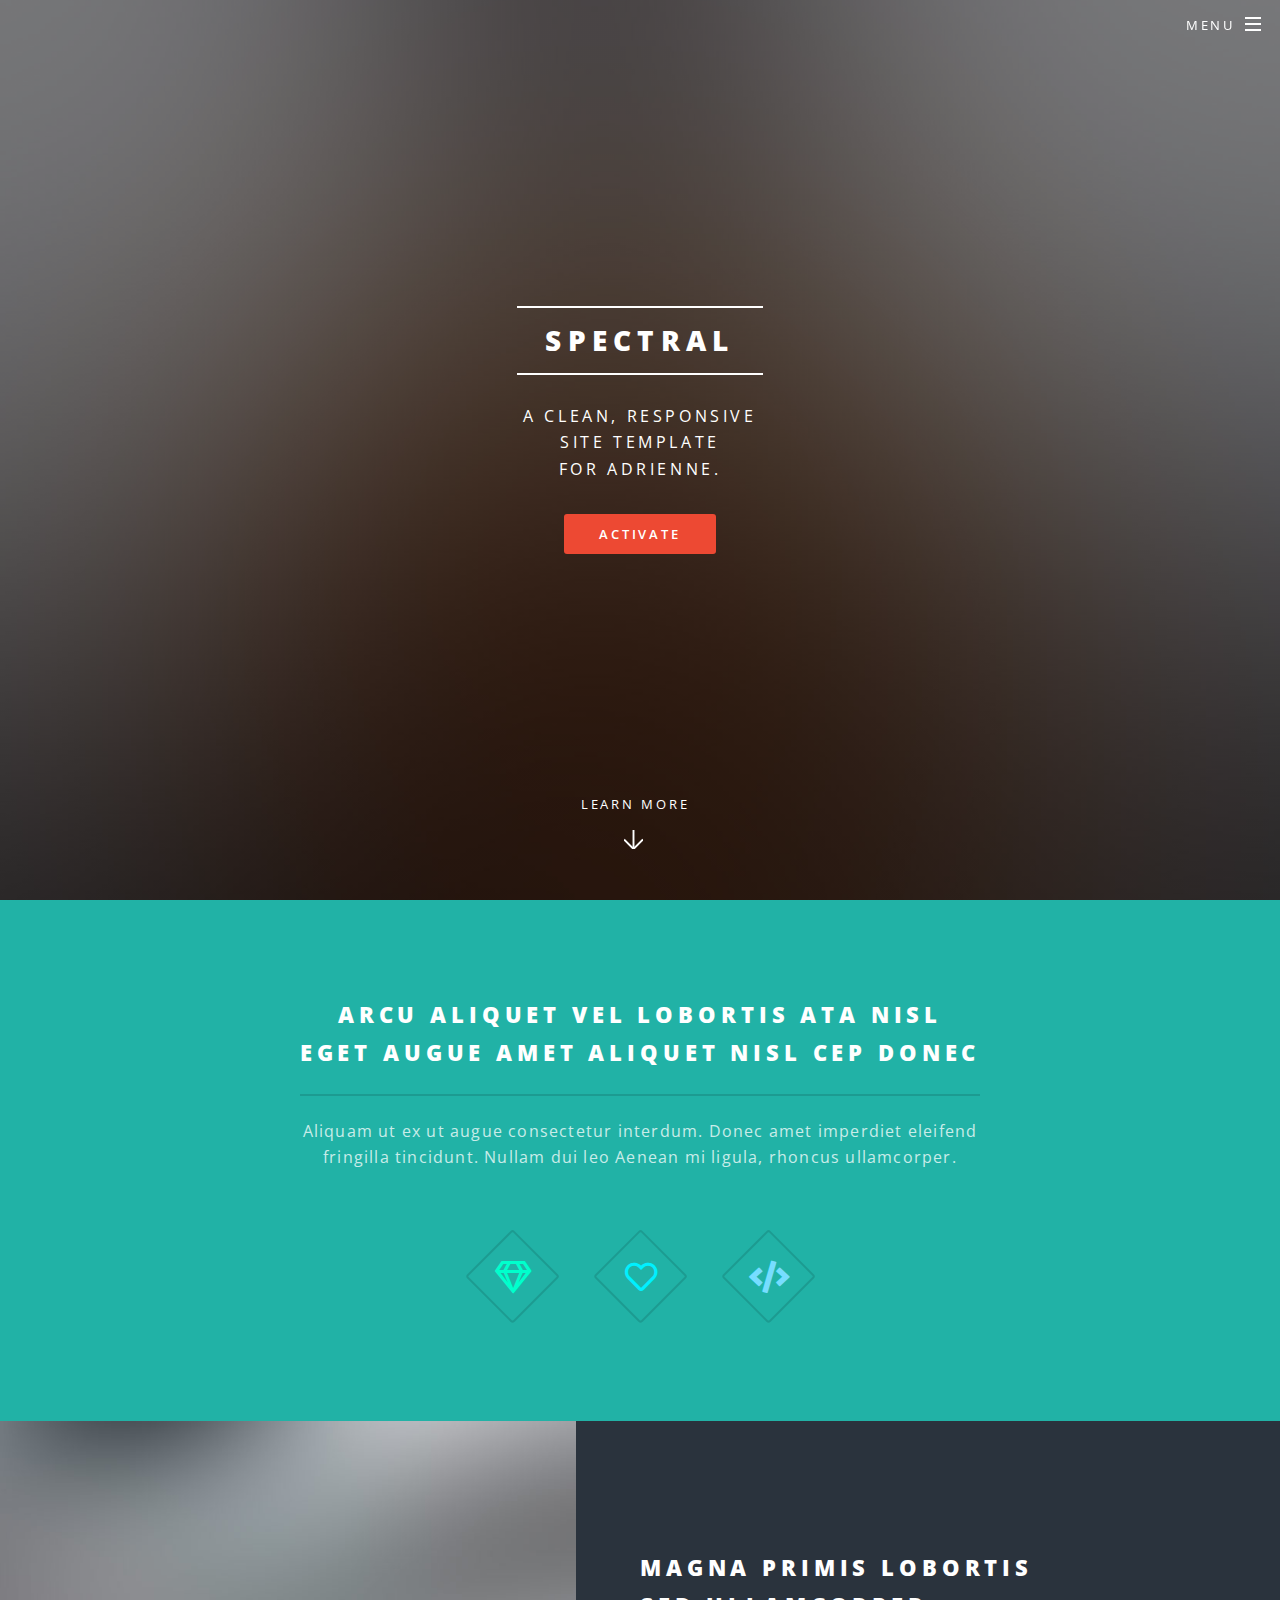
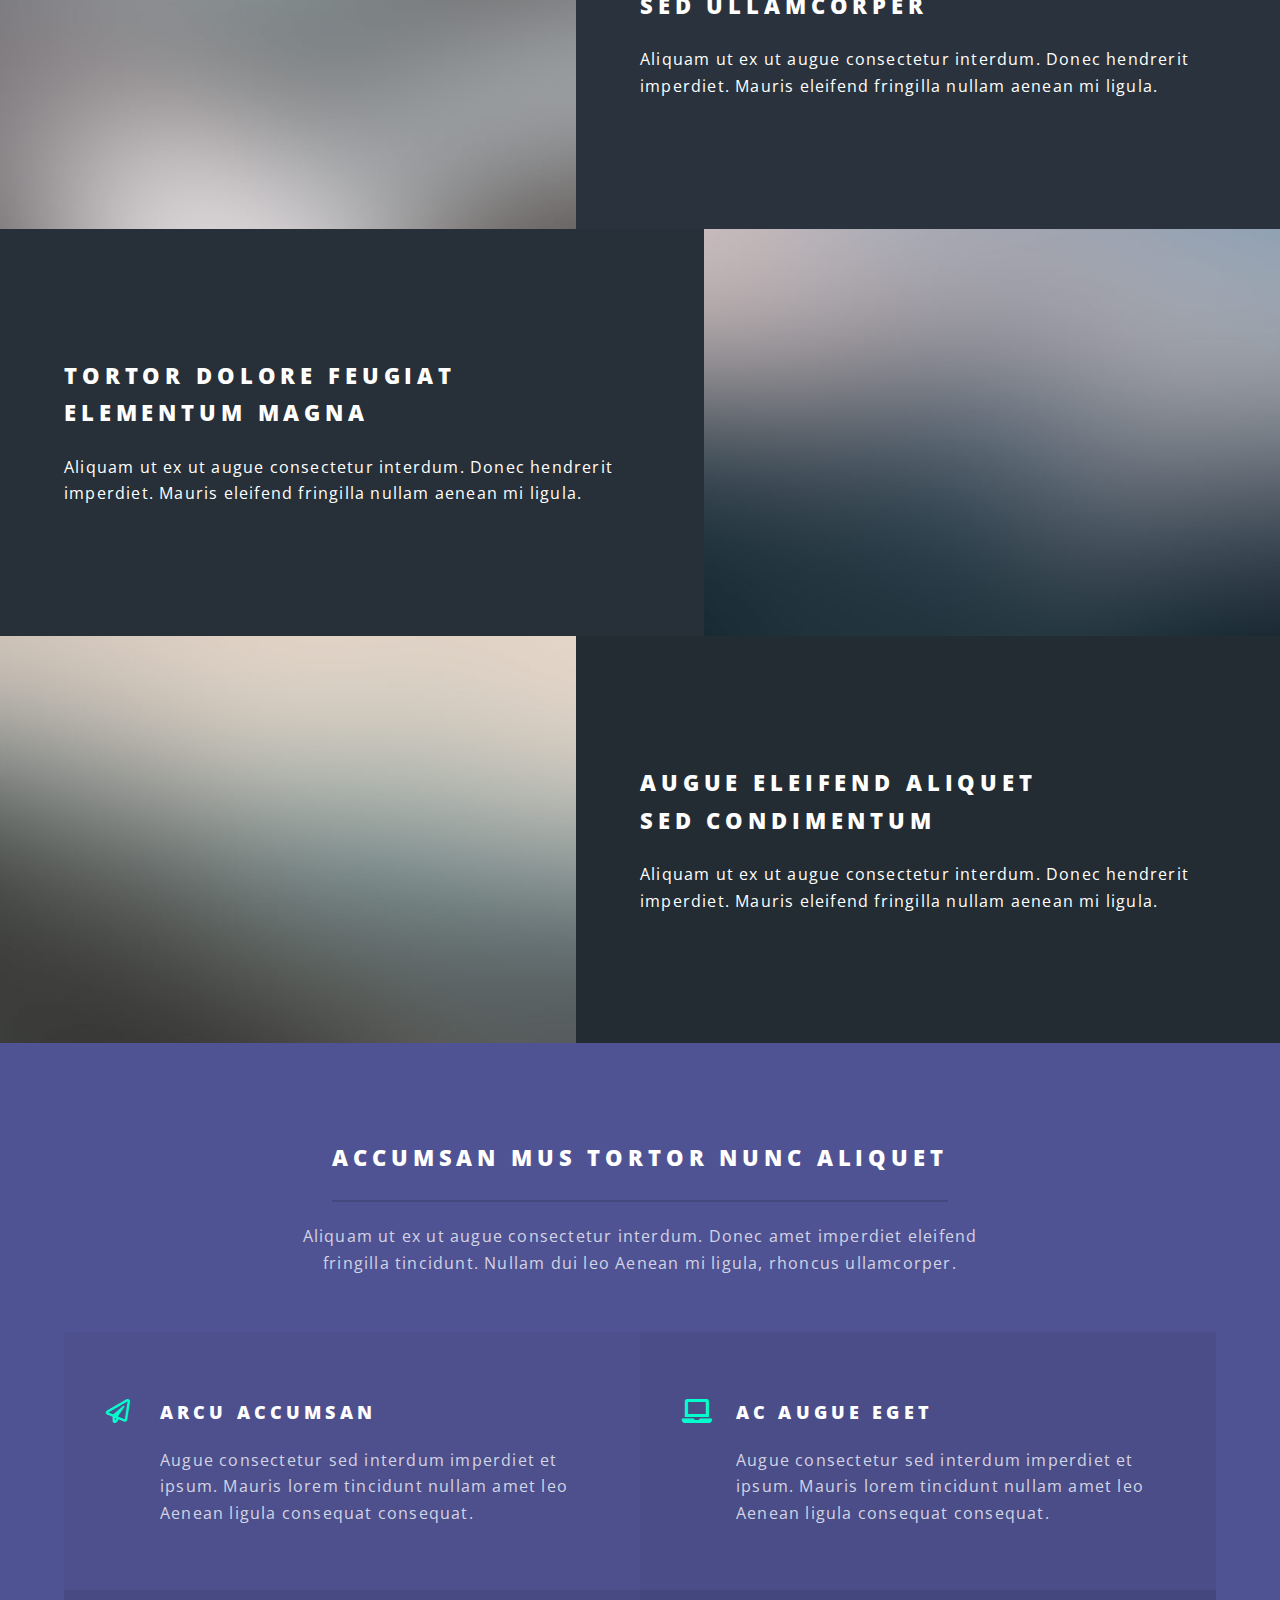
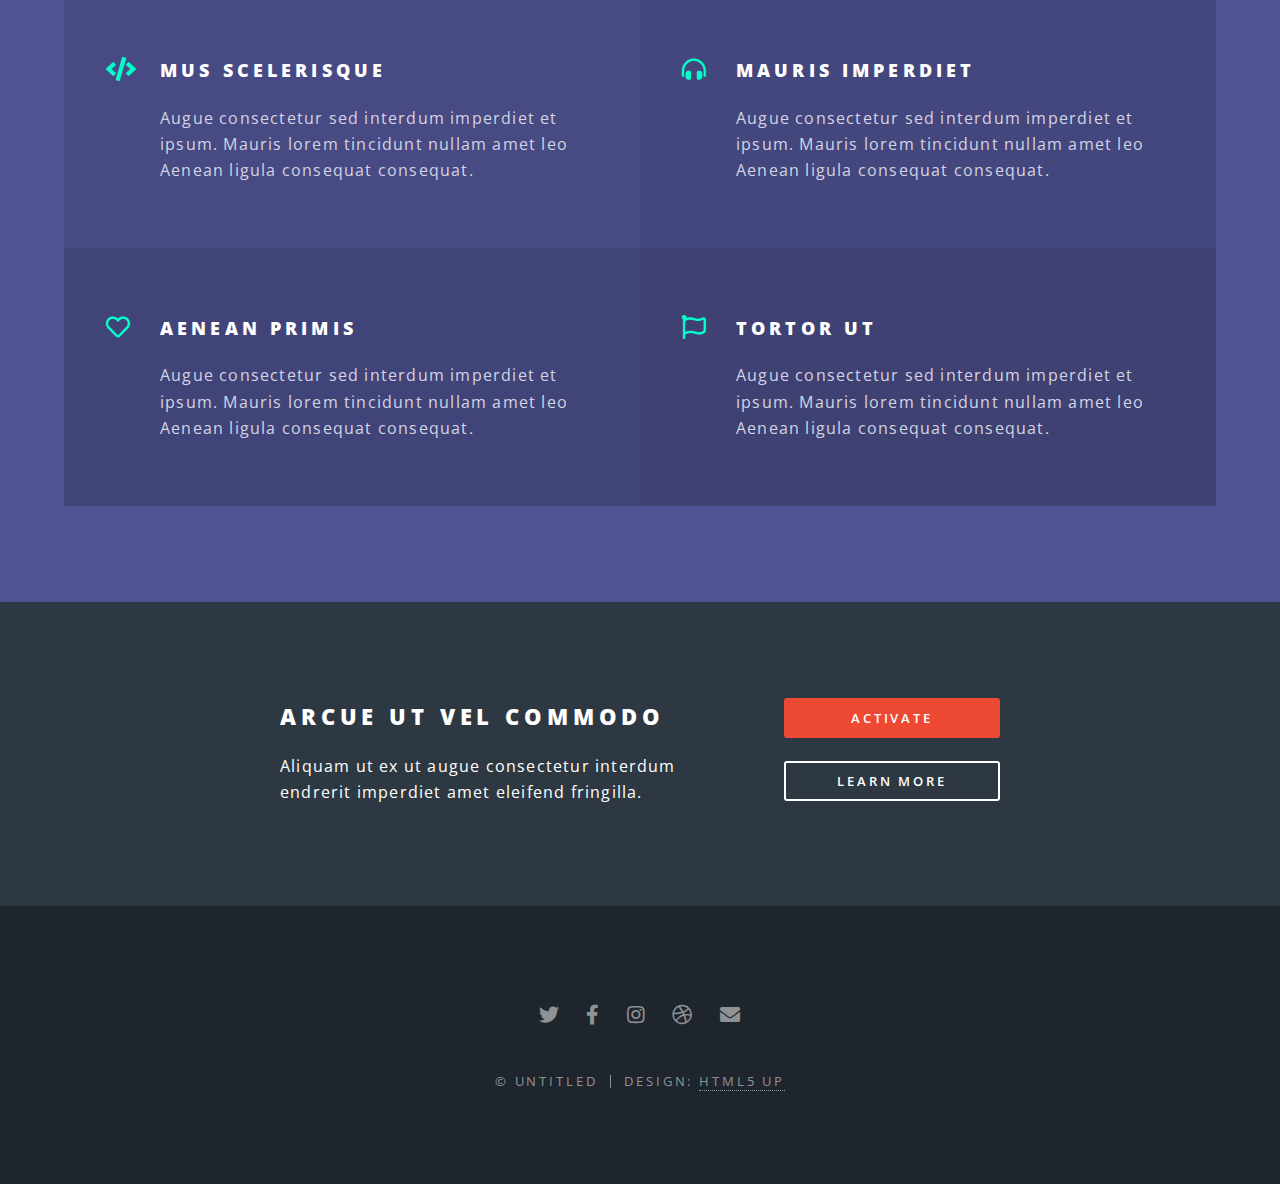
<file: spectral/index.html>
<!DOCTYPE HTML>
<!--
	Spectral by HTML5 UP
	html5up.net | @ajlkn
	Free for personal and commercial use under the CCA 3.0 license (html5up.net/license)
-->
<html>
	<head>
		<title>Vote Adrienne</title>
		<meta charset="utf-8" />
		<meta name="viewport" content="width=device-width, initial-scale=1, user-scalable=no" />
		<link rel="stylesheet" href="assets/css/main.css" />
		<noscript><link rel="stylesheet" href="assets/css/noscript.css" /></noscript>
	</head>
	<body class="landing is-preload">

		<!-- Page Wrapper -->
			<div id="page-wrapper">

				<!-- Header -->
					<header id="header" class="alt">
						<h1>Spectral</h1>
						<nav id="nav">
							<ul>
								<li class="special">
									<a href="#menu" class="menuToggle"><span>Menu</span></a>
									<div id="menu">
										<ul>
											<li><a href="index.html">Home</a></li>
											<li><a href="generic.html">Generic</a></li>
											<li><a href="elements.html">Elements</a></li>
											<li><a href="#">Sign Up</a></li>
											<li><a href="#">Log In</a></li>
										</ul>
									</div>
								</li>
							</ul>
						</nav>
					</header>

				<!-- Banner -->
					<section id="banner">
						<div class="inner">
							<h2>Spectral</h2>
							<p>A clean, responsive<br />
							site template<br />
							for Adrienne.</p>
							<ul class="actions special">
								<li><a href="#" class="button primary">Activate</a></li>
							</ul>
						</div>
						<a href="#one" class="more scrolly">Learn More</a>
					</section>

				<!-- One -->
					<section id="one" class="wrapper style1 special">
						<div class="inner">
							<header class="major">
								<h2>Arcu aliquet vel lobortis ata nisl<br />
								eget augue amet aliquet nisl cep donec</h2>
								<p>Aliquam ut ex ut augue consectetur interdum. Donec amet imperdiet eleifend<br />
								fringilla tincidunt. Nullam dui leo Aenean mi ligula, rhoncus ullamcorper.</p>
							</header>
							<ul class="icons major">
								<li><span class="icon fa-gem major style1"><span class="label">Lorem</span></span></li>
								<li><span class="icon fa-heart major style2"><span class="label">Ipsum</span></span></li>
								<li><span class="icon solid fa-code major style3"><span class="label">Dolor</span></span></li>
							</ul>
						</div>
					</section>

				<!-- Two -->
					<section id="two" class="wrapper alt style2">
						<section class="spotlight">
							<div class="image"><img src="images/pic01.jpg" alt="" /></div><div class="content">
								<h2>Magna primis lobortis<br />
								sed ullamcorper</h2>
								<p>Aliquam ut ex ut augue consectetur interdum. Donec hendrerit imperdiet. Mauris eleifend fringilla nullam aenean mi ligula.</p>
							</div>
						</section>
						<section class="spotlight">
							<div class="image"><img src="images/pic02.jpg" alt="" /></div><div class="content">
								<h2>Tortor dolore feugiat<br />
								elementum magna</h2>
								<p>Aliquam ut ex ut augue consectetur interdum. Donec hendrerit imperdiet. Mauris eleifend fringilla nullam aenean mi ligula.</p>
							</div>
						</section>
						<section class="spotlight">
							<div class="image"><img src="images/pic03.jpg" alt="" /></div><div class="content">
								<h2>Augue eleifend aliquet<br />
								sed condimentum</h2>
								<p>Aliquam ut ex ut augue consectetur interdum. Donec hendrerit imperdiet. Mauris eleifend fringilla nullam aenean mi ligula.</p>
							</div>
						</section>
					</section>

				<!-- Three -->
					<section id="three" class="wrapper style3 special">
						<div class="inner">
							<header class="major">
								<h2>Accumsan mus tortor nunc aliquet</h2>
								<p>Aliquam ut ex ut augue consectetur interdum. Donec amet imperdiet eleifend<br />
								fringilla tincidunt. Nullam dui leo Aenean mi ligula, rhoncus ullamcorper.</p>
							</header>
							<ul class="features">
								<li class="icon fa-paper-plane">
									<h3>Arcu accumsan</h3>
									<p>Augue consectetur sed interdum imperdiet et ipsum. Mauris lorem tincidunt nullam amet leo Aenean ligula consequat consequat.</p>
								</li>
								<li class="icon solid fa-laptop">
									<h3>Ac Augue Eget</h3>
									<p>Augue consectetur sed interdum imperdiet et ipsum. Mauris lorem tincidunt nullam amet leo Aenean ligula consequat consequat.</p>
								</li>
								<li class="icon solid fa-code">
									<h3>Mus Scelerisque</h3>
									<p>Augue consectetur sed interdum imperdiet et ipsum. Mauris lorem tincidunt nullam amet leo Aenean ligula consequat consequat.</p>
								</li>
								<li class="icon solid fa-headphones-alt">
									<h3>Mauris Imperdiet</h3>
									<p>Augue consectetur sed interdum imperdiet et ipsum. Mauris lorem tincidunt nullam amet leo Aenean ligula consequat consequat.</p>
								</li>
								<li class="icon fa-heart">
									<h3>Aenean Primis</h3>
									<p>Augue consectetur sed interdum imperdiet et ipsum. Mauris lorem tincidunt nullam amet leo Aenean ligula consequat consequat.</p>
								</li>
								<li class="icon fa-flag">
									<h3>Tortor Ut</h3>
									<p>Augue consectetur sed interdum imperdiet et ipsum. Mauris lorem tincidunt nullam amet leo Aenean ligula consequat consequat.</p>
								</li>
							</ul>
						</div>
					</section>

				<!-- CTA -->
					<section id="cta" class="wrapper style4">
						<div class="inner">
							<header>
								<h2>Arcue ut vel commodo</h2>
								<p>Aliquam ut ex ut augue consectetur interdum endrerit imperdiet amet eleifend fringilla.</p>
							</header>
							<ul class="actions stacked">
								<li><a href="#" class="button fit primary">Activate</a></li>
								<li><a href="#" class="button fit">Learn More</a></li>
							</ul>
						</div>
					</section>

				<!-- Footer -->
					<footer id="footer">
						<ul class="icons">
							<li><a href="#" class="icon brands fa-twitter"><span class="label">Twitter</span></a></li>
							<li><a href="#" class="icon brands fa-facebook-f"><span class="label">Facebook</span></a></li>
							<li><a href="#" class="icon brands fa-instagram"><span class="label">Instagram</span></a></li>
							<li><a href="#" class="icon brands fa-dribbble"><span class="label">Dribbble</span></a></li>
							<li><a href="#" class="icon solid fa-envelope"><span class="label">Email</span></a></li>
						</ul>
						<ul class="copyright">
							<li>&copy; Untitled</li><li>Design: <a href="http://html5up.net">HTML5 UP</a></li>
						</ul>
					</footer>

			</div>

		<!-- Scripts -->
			<script src="assets/js/jquery.min.js"></script>
			<script src="assets/js/jquery.scrollex.min.js"></script>
			<script src="assets/js/jquery.scrolly.min.js"></script>
			<script src="assets/js/browser.min.js"></script>
			<script src="assets/js/breakpoints.min.js"></script>
			<script src="assets/js/util.js"></script>
			<script src="assets/js/main.js"></script>

	</body>
</html>
</file>
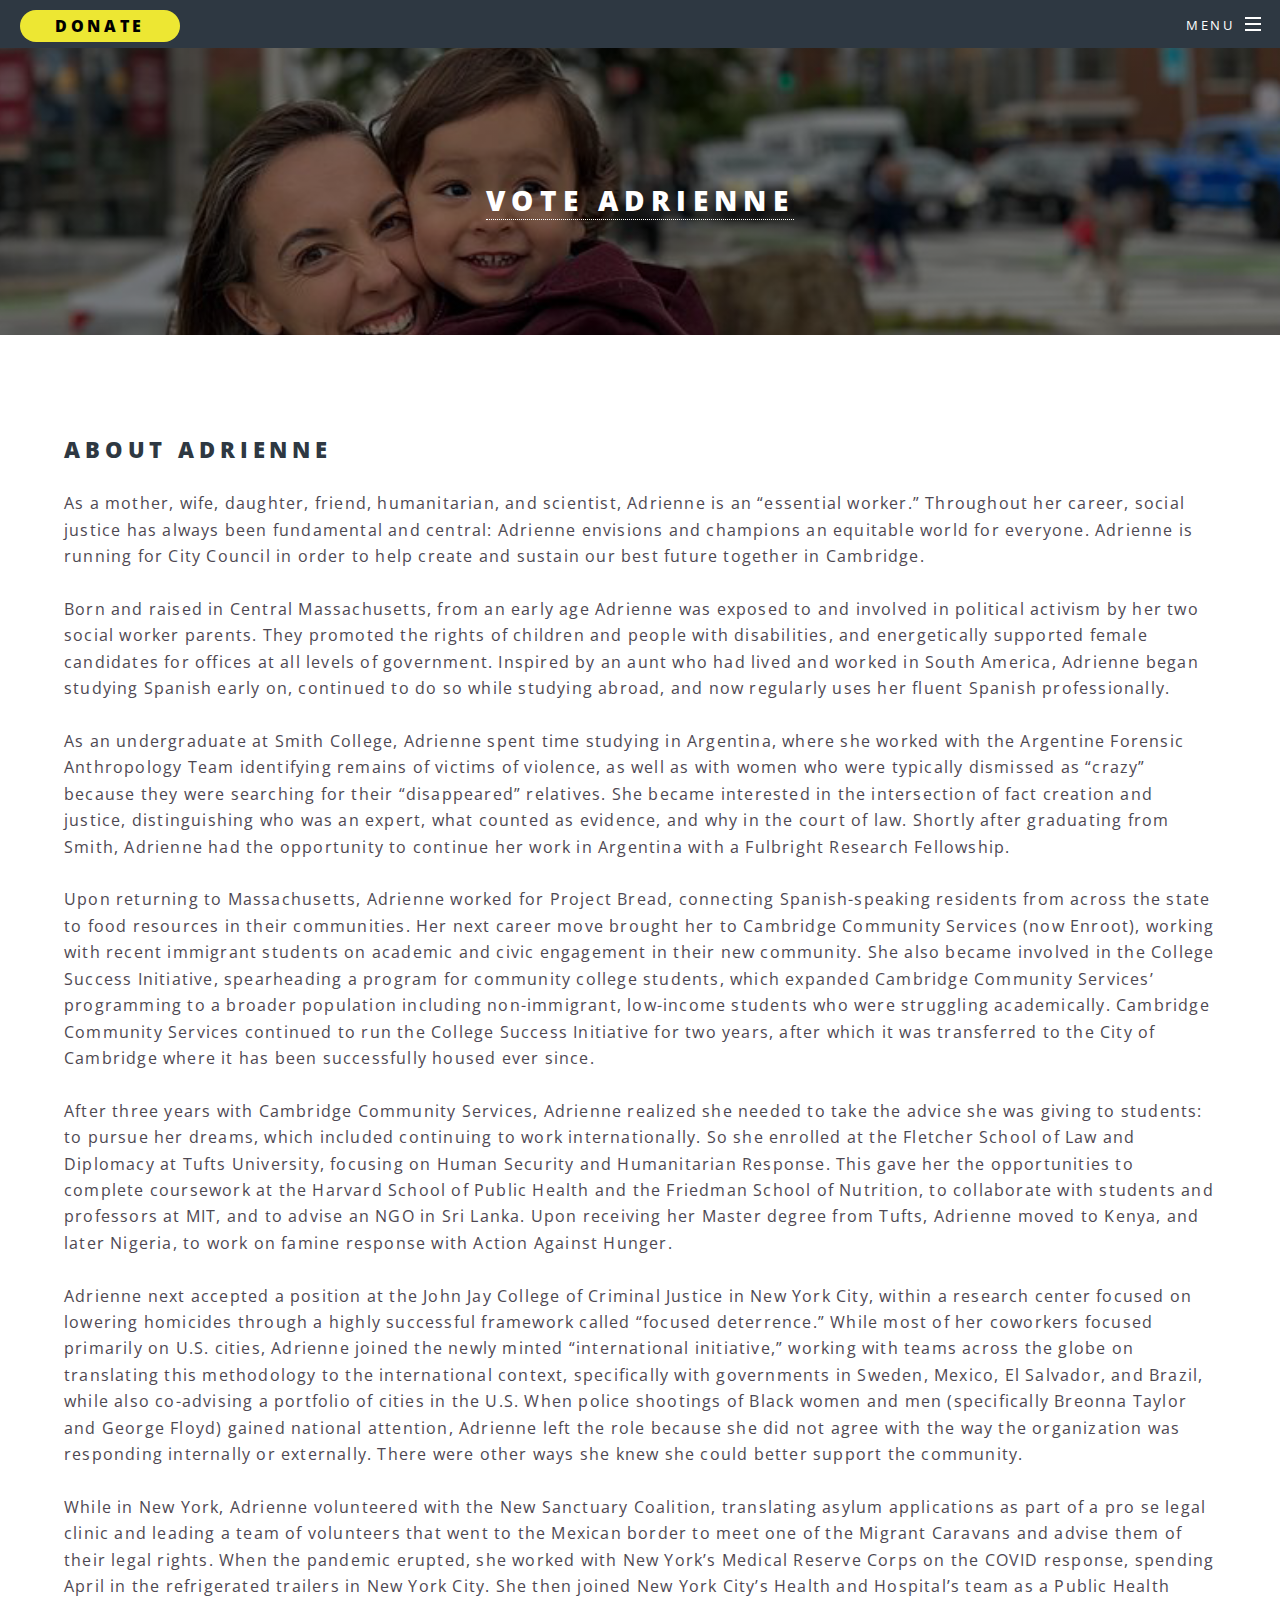
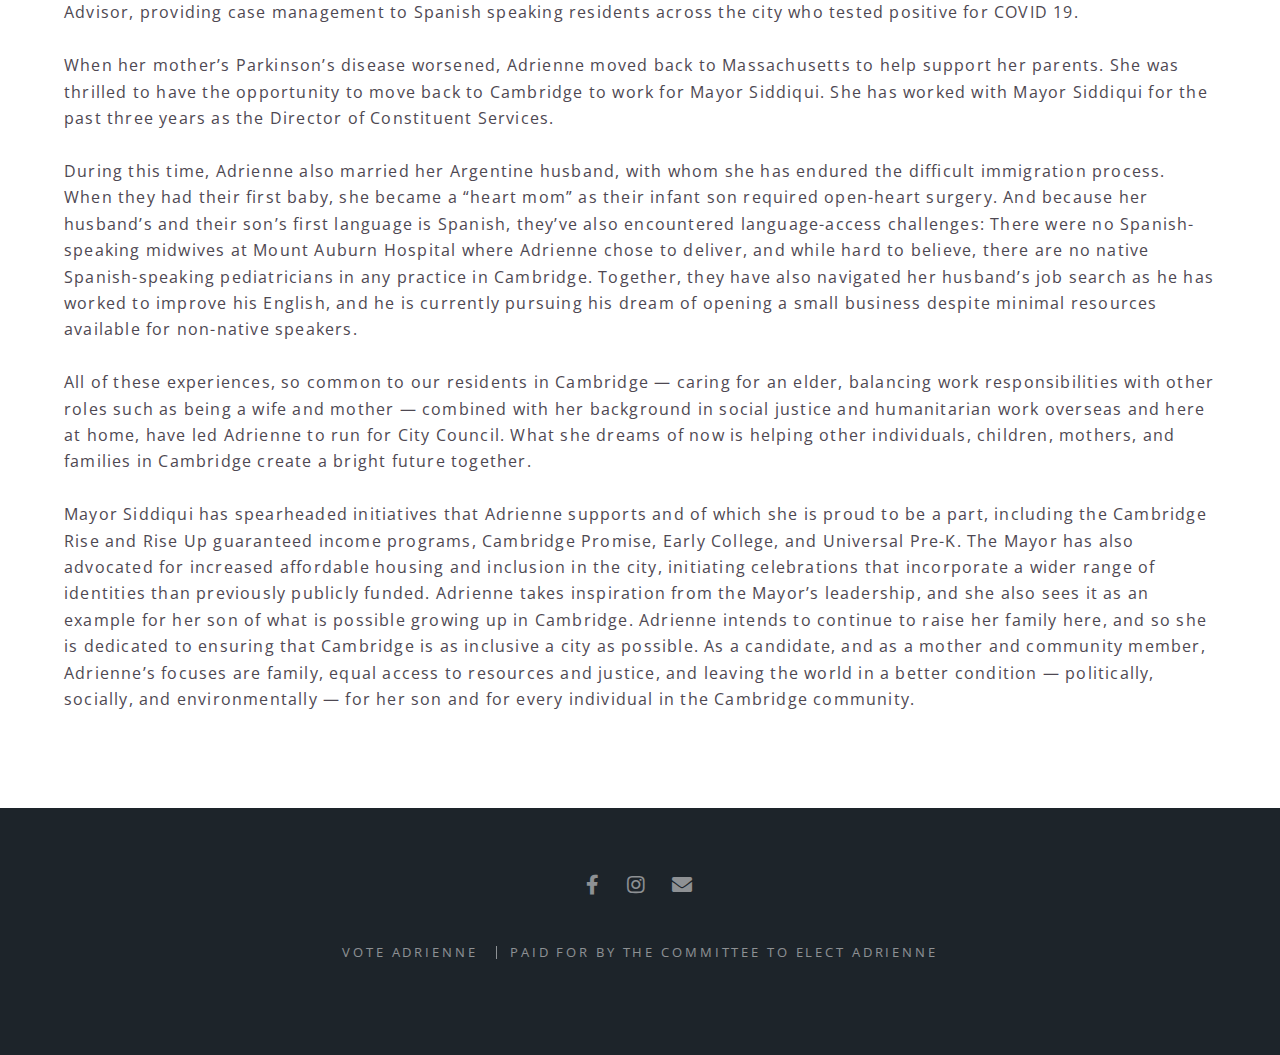
<file: about.html>
<!DOCTYPE HTML>
<html>
	<head>
		<title>Vote Adrienne</title>
		<link rel="icon" type="image/x-icon" href="favicon.ico">
		<link rel="stylesheet" href="assets/css/main.css" />
		<link rel="stylesheet" href="assets/css/all.css" />
		<meta charset="utf-8" />
		<meta name="viewport" content="width=device-width, initial-scale=1, user-scalable=no" />
		<noscript>
			<link rel="stylesheet" href="assets/css/noscript.css" />
		</noscript>
	</head>
	<body class="is-preload">

		<!-- Page Wrapper -->
			<div id="page-wrapper">
				<!-- Header -->
					<header id="header">
						<h1 class="floatingDonateButton"><a href="https://secure.actblue.com/donate/voteforadrienne" target="_blank">Donate</a></h1>
						<nav id="nav">
							<ul>
								<li class="special">
									<a href="#menu" class="menuToggle"><span>Menu</span></a>
									<div id="menu">
										<ul>
											<li><a href="index.html">Home</a></li>
											<li><a href="about.html">About Adrienne</a></li>
											<li><a href="https://docs.google.com/forms/d/e/1FAIpQLSf3LhZhpTt78vwaw6G3iHnCtAjKEAheuYQaxgf2xm0Qccim6g/viewform?usp=sf_link" target="_blank">Volunteer</a></li>
											<li><a href="https://secure.actblue.com/donate/voteforadrienne" target="_blank">Donate</a></li>
											<li><a href="index.html#email-form">Contact</a></li>
										</ul>
									</div>
								</li>
							</ul>
						</nav>
					</header>
				<!-- Main -->
					<article id="main">
						<header>
							<h2><a href="index.html">Vote Adrienne</a></h2>
						</header>
						<section class="wrapper style5">
							<div class="inner">
								<h2>About Adrienne</h2>
								<p>As a mother, wife, daughter, friend, humanitarian, and scientist, Adrienne is an “essential worker.” Throughout her
								career, social justice has always been fundamental and central: Adrienne envisions and champions an equitable world for
								everyone. Adrienne is running for City Council in order to help create and sustain our best future together in
								Cambridge.
								<br />
								<br />
								Born and raised in Central Massachusetts, from an early age Adrienne was exposed to and involved in political activism
								by her two social worker parents. They promoted the rights of children and people with disabilities, and energetically
								supported female candidates for offices at all levels of government. Inspired by an aunt who had lived and worked in
								South America, Adrienne began studying Spanish early on, continued to do so while studying abroad, and now regularly
								uses her fluent Spanish professionally.
								<br />
								<br />
								As an undergraduate at Smith College, Adrienne spent time studying in Argentina, where she worked with the Argentine
								Forensic Anthropology Team identifying remains of victims of violence, as well as with women who were typically
								dismissed as “crazy” because they were searching for their “disappeared” relatives. She became interested in the
								intersection of fact creation and justice, distinguishing who was an expert, what counted as evidence, and why in the
								court of law. Shortly after graduating from Smith, Adrienne had the opportunity to continue her work in Argentina with a
								Fulbright Research Fellowship.
								<br />
								<br />
								Upon returning to Massachusetts, Adrienne worked for Project Bread, connecting Spanish-speaking residents from across
								the state to food resources in their communities. Her next career move brought her to Cambridge Community Services (now
								Enroot), working with recent immigrant students on academic and civic engagement in their new community. She also became
								involved in the College Success Initiative, spearheading a program for community college students, which expanded
								Cambridge Community Services’ programming to a broader population including non-immigrant, low-income students who were
								struggling academically. Cambridge Community Services continued to run the College Success Initiative for two years,
								after which it was transferred to the City of Cambridge where it has been successfully housed ever since.
								<br />
								<br />
								After three years with Cambridge Community Services, Adrienne realized she needed to take the advice she was giving to
								students: to pursue her dreams, which included continuing to work internationally. So she enrolled at the Fletcher
								School of Law and Diplomacy at Tufts University, focusing on Human Security and Humanitarian Response. This gave her the
								opportunities to complete coursework at the Harvard School of Public Health and the Friedman School of Nutrition, to
								collaborate with students and professors at MIT, and to advise an NGO in Sri Lanka. Upon receiving her Master degree
								from Tufts, Adrienne moved to Kenya, and later Nigeria, to work on famine response with Action Against Hunger.
								<br />
								<br />
								Adrienne next accepted a position at the John Jay College of Criminal Justice in New York City, within a research center
								focused on lowering homicides through a highly successful framework called “focused deterrence.” While most of her
								coworkers focused primarily on U.S. cities, Adrienne joined the newly minted “international initiative,” working with
								teams across the globe on translating this methodology to the international context, specifically with governments in
								Sweden, Mexico, El Salvador, and Brazil, while also co-advising a portfolio of cities in the U.S. When police shootings
								of Black women and men (specifically Breonna Taylor and George Floyd) gained national attention, Adrienne left the role
								because she did not agree with the way the organization was responding internally or externally. There were other ways
								she knew she could better support the community.
								<br />
								<br />
								While in New York, Adrienne volunteered with the New Sanctuary Coalition, translating asylum applications as part of a
								pro se legal clinic and leading a team of volunteers that went to the Mexican border to meet one of the Migrant Caravans
								and advise them of their legal rights. When the pandemic erupted, she worked with New York’s Medical Reserve Corps on
								the COVID response, spending April in the refrigerated trailers in New York City. She then joined New York City’s Health
								and Hospital’s team as a Public Health Advisor, providing case management to Spanish speaking residents across the city
								who tested positive for COVID 19.
								<br />
								<br />
								When her mother’s Parkinson’s disease worsened, Adrienne moved back to Massachusetts to help support her parents. She
								was thrilled to have the opportunity to move back to Cambridge to work for Mayor Siddiqui. She has worked with Mayor
								Siddiqui for the past three years as the Director of Constituent Services.
								<br />
								<br />
								During this time, Adrienne also married her Argentine husband, with whom she has endured the difficult immigration
								process. When they had their first baby, she became a “heart mom” as their infant son required open-heart surgery. And
								because her husband’s and their son’s first language is Spanish, they’ve also encountered language-access challenges:
								There were no Spanish-speaking midwives at Mount Auburn Hospital where Adrienne chose to deliver, and while hard to
								believe, there are no native Spanish-speaking pediatricians in any practice in Cambridge. Together, they have also
								navigated her husband’s job search as he has worked to improve his English, and he is currently pursuing his dream of
								opening a small business despite minimal resources available for non-native speakers.
								<br />
								<br />
								All of these experiences, so common to our residents in Cambridge — caring for an elder, balancing work responsibilities
								with other roles such as being a wife and mother — combined with her background in social justice and humanitarian work
								overseas and here at home, have led Adrienne to run for City Council. What she dreams of now is helping other
								individuals, children, mothers, and families in Cambridge create a bright future together.
								<br />
								<br />
								Mayor Siddiqui has spearheaded initiatives that Adrienne supports and of which she is proud to be a part, including the
								Cambridge Rise and Rise Up guaranteed income programs, Cambridge Promise, Early College, and Universal Pre-K. The Mayor
								has also advocated for increased affordable housing and inclusion in the city, initiating celebrations that incorporate
								a wider range of identities than previously publicly funded. Adrienne takes inspiration from the Mayor’s leadership, and
								she also sees it as an example for her son of what is possible growing up in Cambridge. Adrienne intends to continue to
								raise her family here, and so she is dedicated to ensuring that Cambridge is as inclusive a city as possible. As a
								candidate, and as a mother and community member, Adrienne’s focuses are family, equal access to resources and justice,
								and leaving the world in a better condition — politically, socially, and environmentally — for her son and for every
								individual in the Cambridge community.
								</p>
							</div>
						</section>
					</article>

				<!-- Footer -->
					<footer id="footer">
						<ul class="icons">
							<li><a href="https://www.facebook.com/100093214454304" target="_blank"
									class="icon brands fa-facebook-f"><span class="label">Facebook</span></a></li>
							<li><a href="https://www.instagram.com/voteadrienne/" target="_blank" class="icon brands fa-instagram"><span
										class="label">Instagram</span></a></li>
							<li><a href="index.html#email-form" class="icon solid fa-envelope"><span class="label">Email</span></a></li>
						</ul>
						<ul class="copyright">
							<li>Vote Adrienne</li>
							<li>Paid for by the Committee to Elect Adrienne</li>
						</ul>
					</footer>

			</div>

		<!-- Scripts -->
			<script src="assets/js/jquery.min.js"></script>
			<script src="assets/js/jquery.scrollex.min.js"></script>
			<script src="assets/js/jquery.scrolly.min.js"></script>
			<script src="assets/js/browser.min.js"></script>
			<script src="assets/js/breakpoints.min.js"></script>
			<script src="assets/js/util.js"></script>
			<script src="assets/js/main.js"></script>

	</body>
</html>
</file>
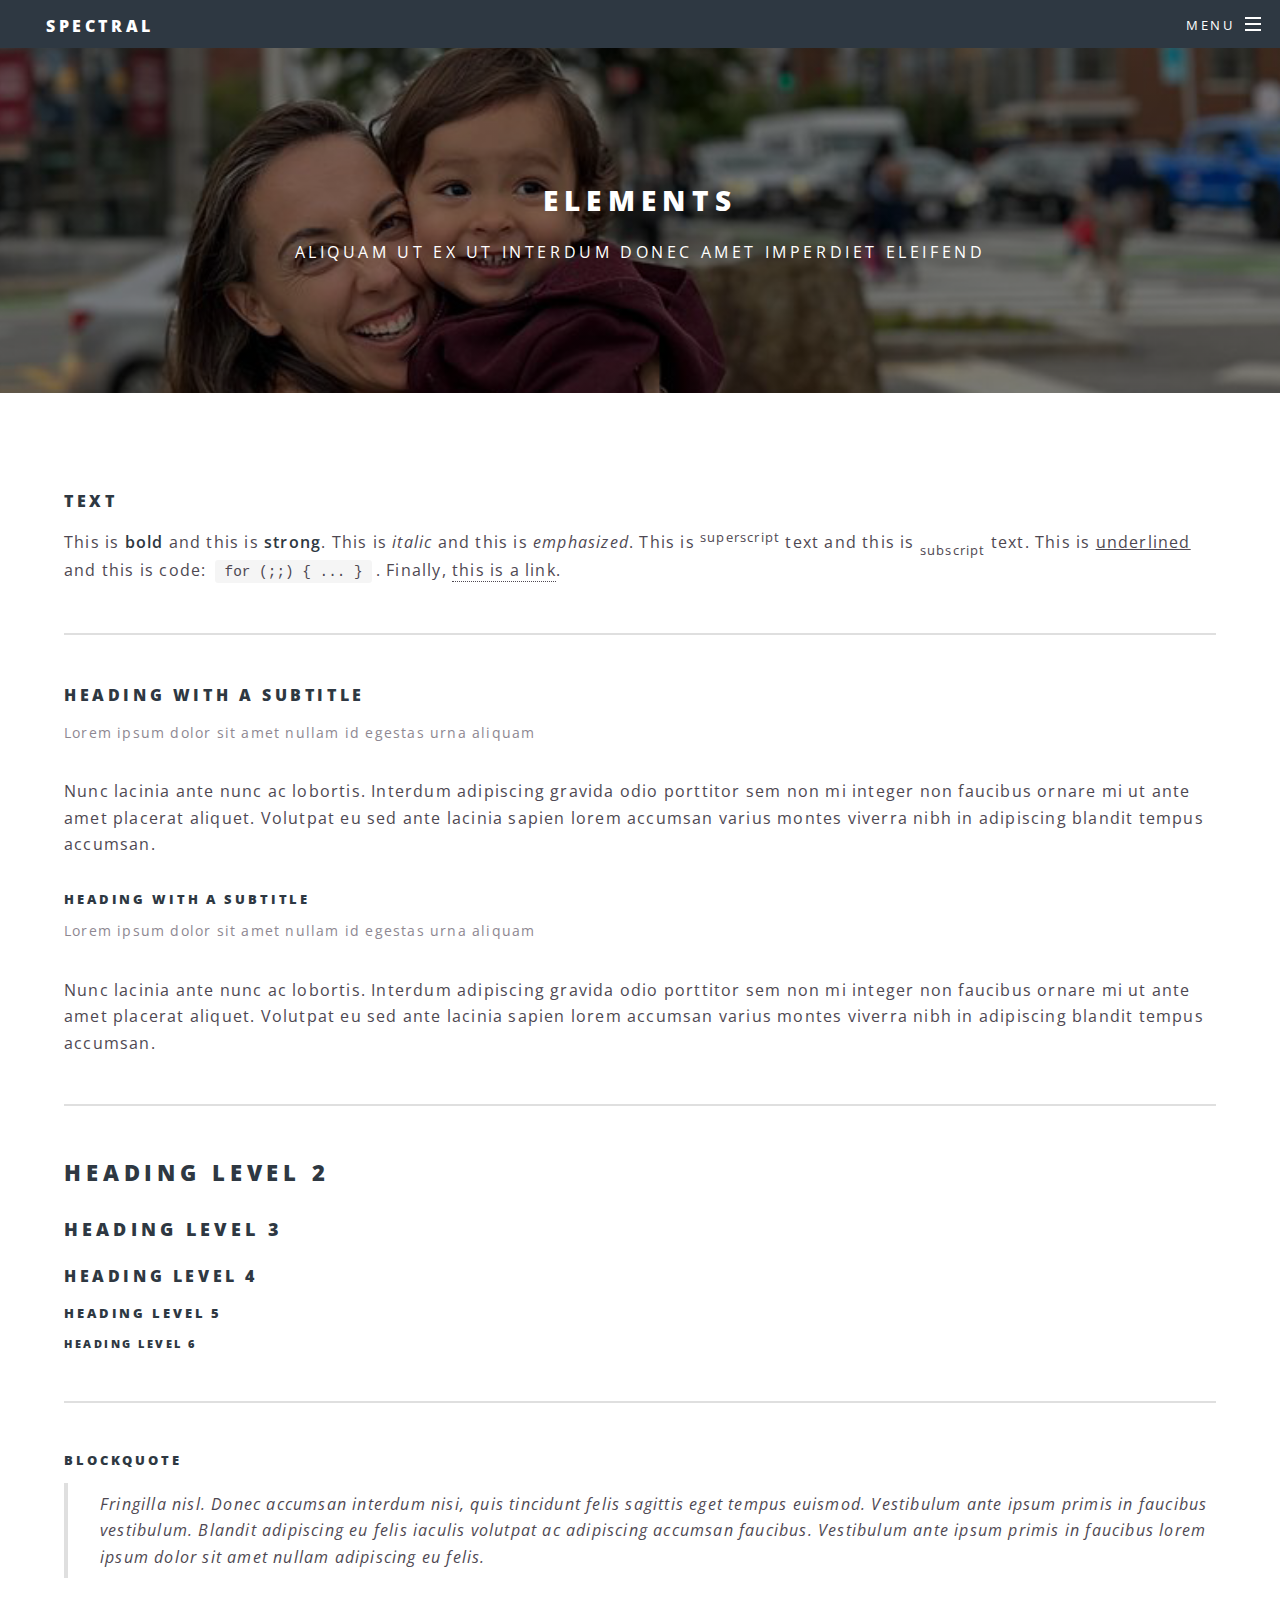
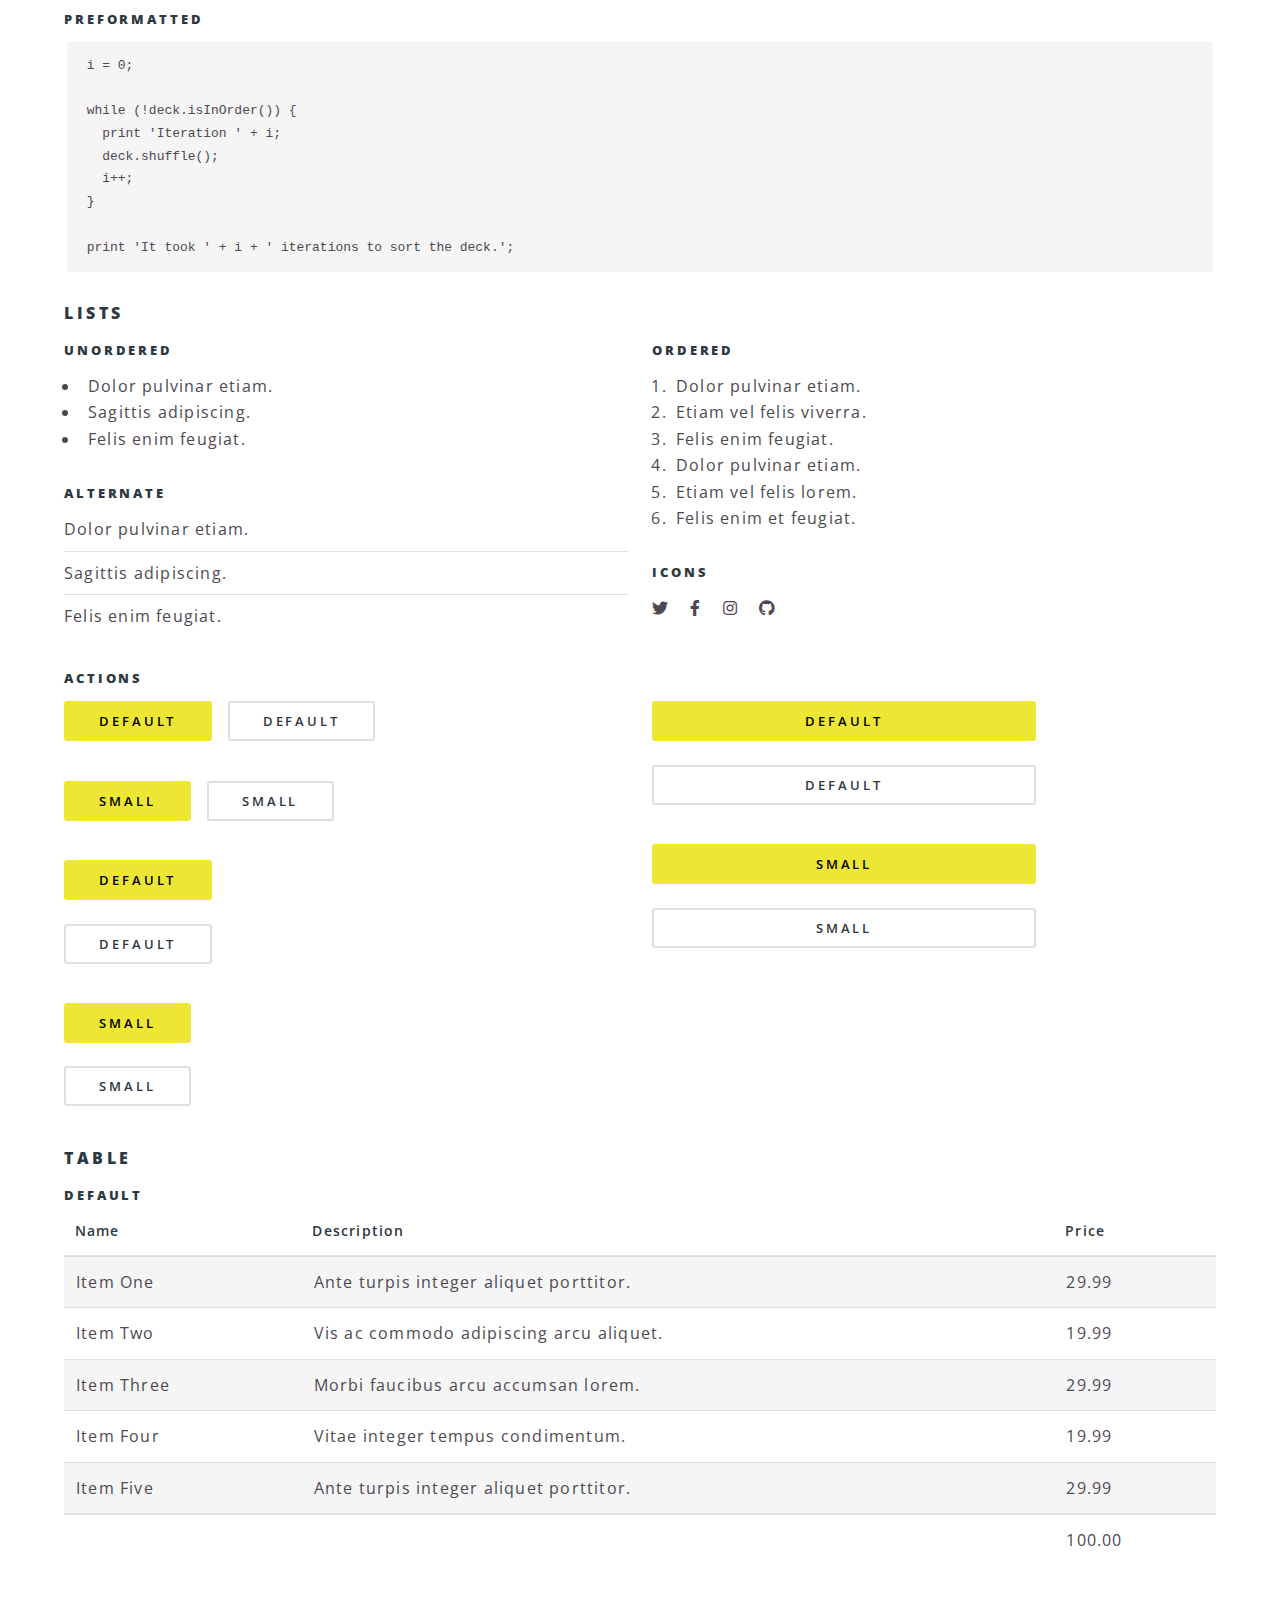
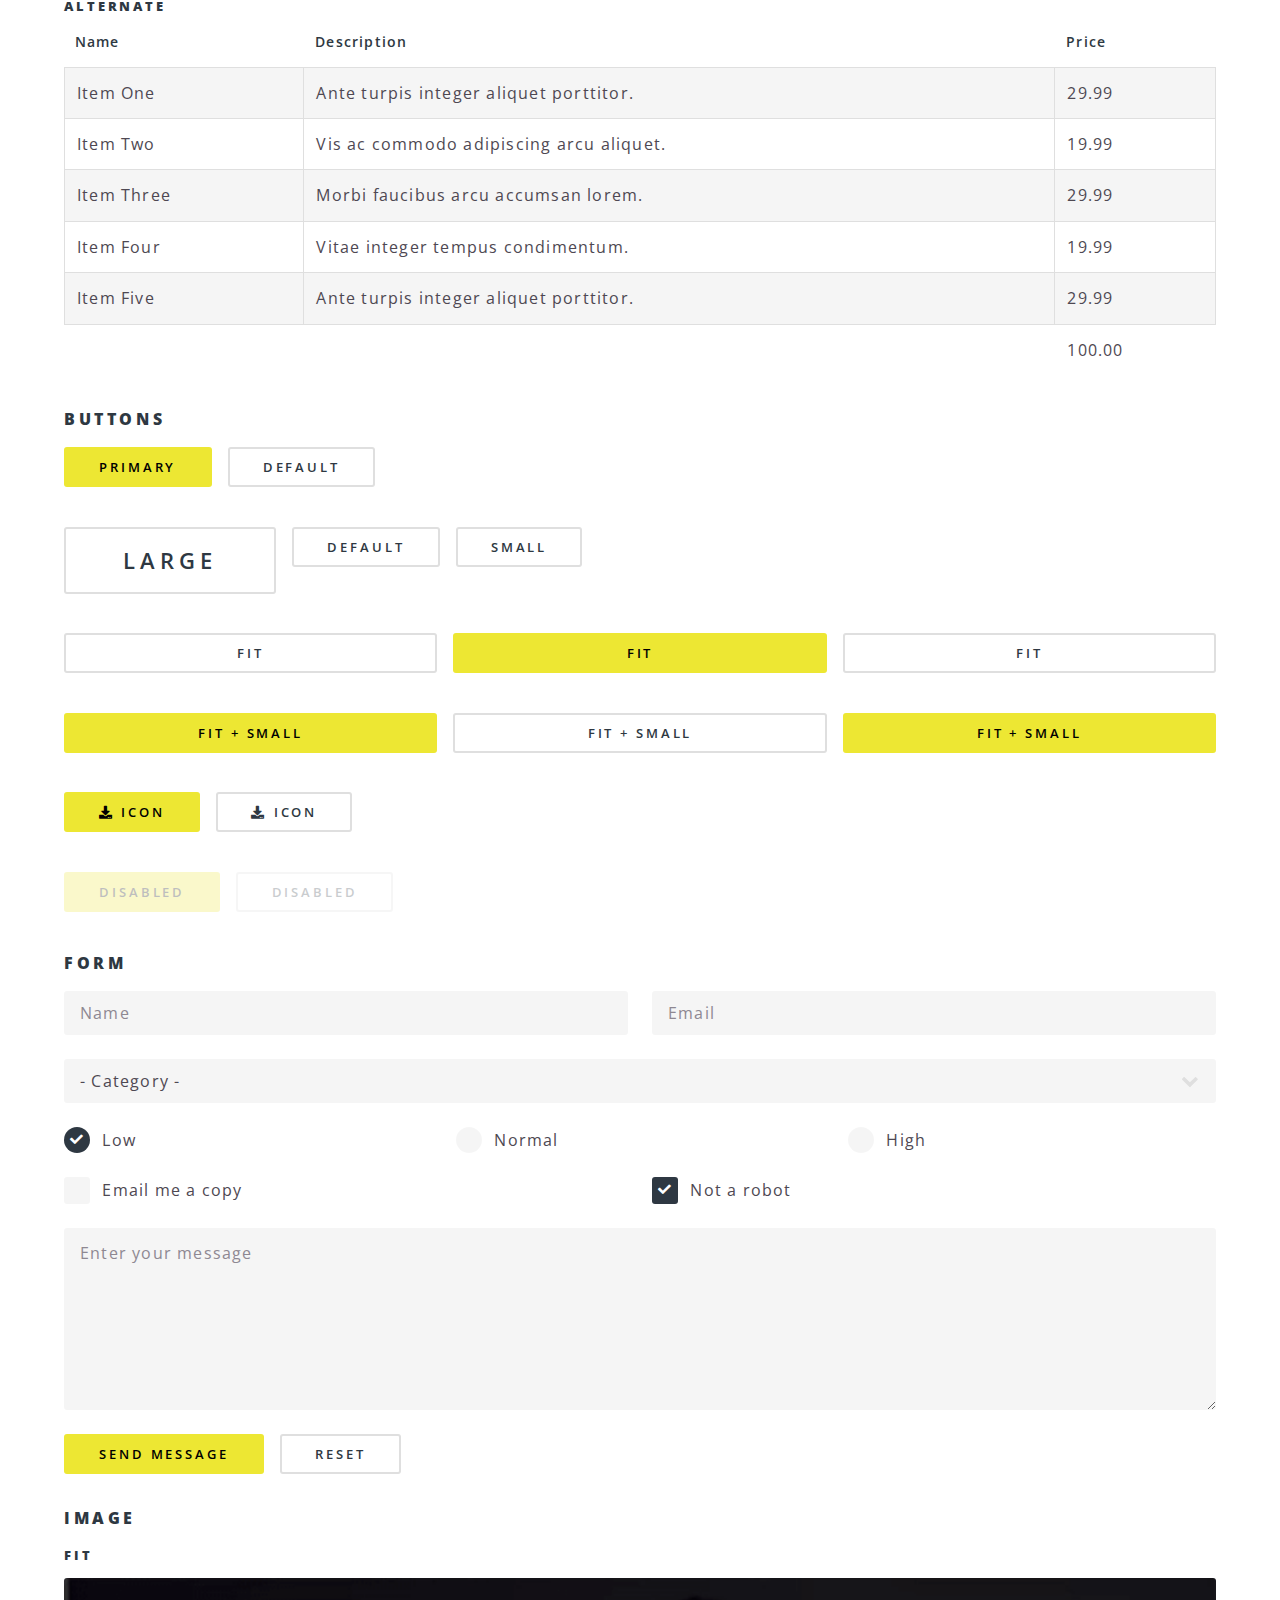
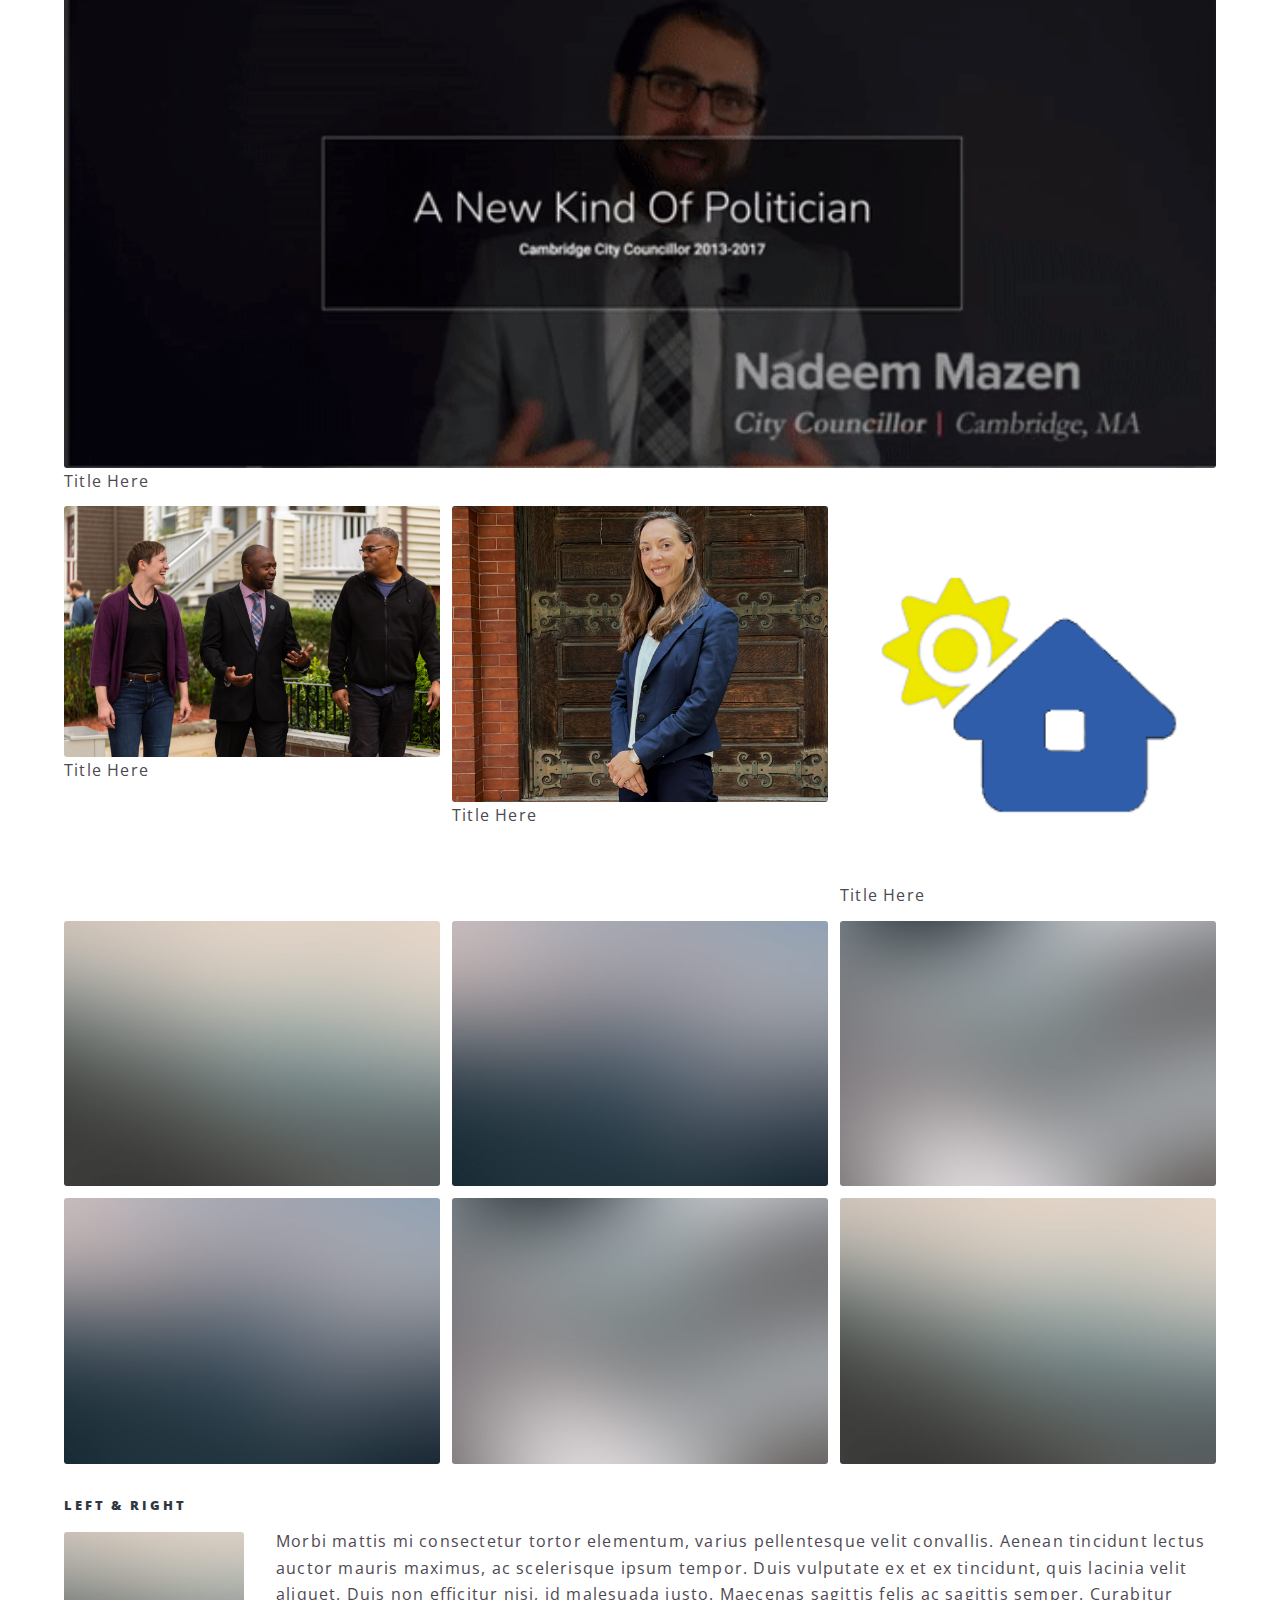
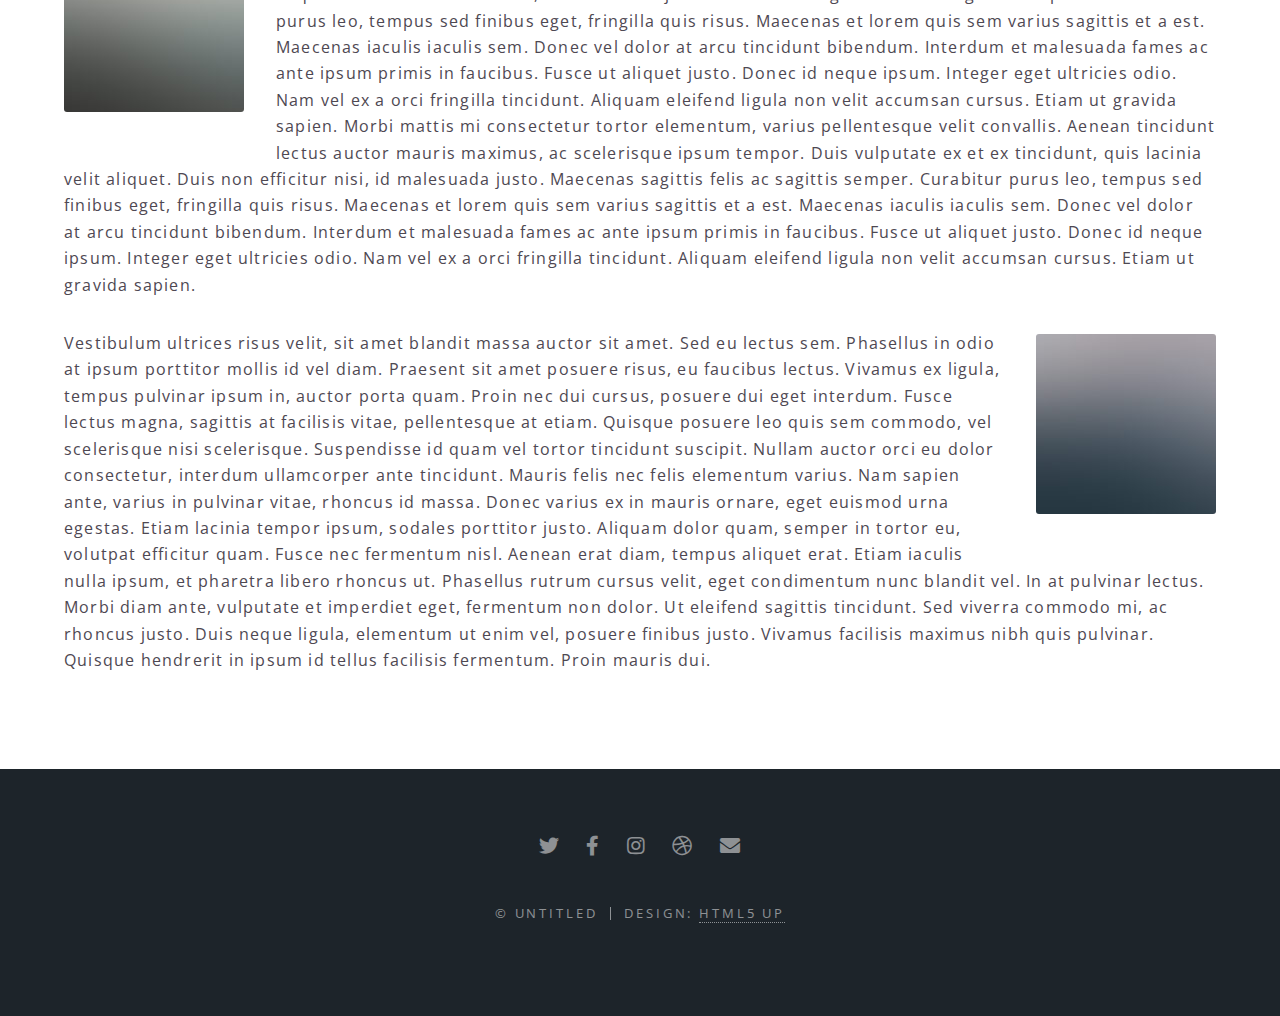
<file: elements.html>
<!DOCTYPE HTML>
<html>
	<head>
		<title>Elements - Spectral by HTML5 UP</title>
		<meta charset="utf-8" />
		<meta name="viewport" content="width=device-width, initial-scale=1, user-scalable=no" />
		<link rel="stylesheet" href="assets/css/main.css" />
		<noscript><link rel="stylesheet" href="assets/css/noscript.css" /></noscript>
	</head>
	<body class="is-preload">

		<!-- Page Wrapper -->
			<div id="page-wrapper">

				<!-- Header -->
					<header id="header">
						<h1><a href="index.html">Spectral</a></h1>
						<nav id="nav">
							<ul>
								<li class="special">
									<a href="#menu" class="menuToggle"><span>Menu</span></a>
									<div id="menu">
										<ul>
											<li><a href="index.html">Home</a></li>
											<li><a href="generic.html">Generic</a></li>
											<li><a href="elements.html">Elements</a></li>
											<li><a href="#">Sign Up</a></li>
											<li><a href="#">Log In</a></li>
										</ul>
									</div>
								</li>
							</ul>
						</nav>
					</header>

				<!-- Main -->
					<article id="main">
						<header>
							<h2>Elements</h2>
							<p>Aliquam ut ex ut interdum donec amet imperdiet eleifend</p>
						</header>
						<section class="wrapper style5">
							<div class="inner">

								<section>
									<h4>Text</h4>
									<p>This is <b>bold</b> and this is <strong>strong</strong>. This is <i>italic</i> and this is <em>emphasized</em>.
									This is <sup>superscript</sup> text and this is <sub>subscript</sub> text.
									This is <u>underlined</u> and this is code: <code>for (;;) { ... }</code>. Finally, <a href="#">this is a link</a>.</p>
									<hr />
									<header>
										<h4>Heading with a Subtitle</h4>
										<p>Lorem ipsum dolor sit amet nullam id egestas urna aliquam</p>
									</header>
									<p>Nunc lacinia ante nunc ac lobortis. Interdum adipiscing gravida odio porttitor sem non mi integer non faucibus ornare mi ut ante amet placerat aliquet. Volutpat eu sed ante lacinia sapien lorem accumsan varius montes viverra nibh in adipiscing blandit tempus accumsan.</p>
									<header>
										<h5>Heading with a Subtitle</h5>
										<p>Lorem ipsum dolor sit amet nullam id egestas urna aliquam</p>
									</header>
									<p>Nunc lacinia ante nunc ac lobortis. Interdum adipiscing gravida odio porttitor sem non mi integer non faucibus ornare mi ut ante amet placerat aliquet. Volutpat eu sed ante lacinia sapien lorem accumsan varius montes viverra nibh in adipiscing blandit tempus accumsan.</p>
									<hr />
									<h2>Heading Level 2</h2>
									<h3>Heading Level 3</h3>
									<h4>Heading Level 4</h4>
									<h5>Heading Level 5</h5>
									<h6>Heading Level 6</h6>
									<hr />
									<h5>Blockquote</h5>
									<blockquote>Fringilla nisl. Donec accumsan interdum nisi, quis tincidunt felis sagittis eget tempus euismod. Vestibulum ante ipsum primis in faucibus vestibulum. Blandit adipiscing eu felis iaculis volutpat ac adipiscing accumsan faucibus. Vestibulum ante ipsum primis in faucibus lorem ipsum dolor sit amet nullam adipiscing eu felis.</blockquote>
									<h5>Preformatted</h5>
									<pre><code>i = 0;

while (!deck.isInOrder()) {
  print 'Iteration ' + i;
  deck.shuffle();
  i++;
}

print 'It took ' + i + ' iterations to sort the deck.';</code></pre>
								</section>

								<section>
									<h4>Lists</h4>
									<div class="row">
										<div class="col-6 col-12-medium">
											<h5>Unordered</h5>
											<ul>
												<li>Dolor pulvinar etiam.</li>
												<li>Sagittis adipiscing.</li>
												<li>Felis enim feugiat.</li>
											</ul>
											<h5>Alternate</h5>
											<ul class="alt">
												<li>Dolor pulvinar etiam.</li>
												<li>Sagittis adipiscing.</li>
												<li>Felis enim feugiat.</li>
											</ul>
										</div>
										<div class="col-6 col-12-medium">
											<h5>Ordered</h5>
											<ol>
												<li>Dolor pulvinar etiam.</li>
												<li>Etiam vel felis viverra.</li>
												<li>Felis enim feugiat.</li>
												<li>Dolor pulvinar etiam.</li>
												<li>Etiam vel felis lorem.</li>
												<li>Felis enim et feugiat.</li>
											</ol>
											<h5>Icons</h5>
											<ul class="icons">
												<li><a href="#" class="icon brands fa-twitter"><span class="label">Twitter</span></a></li>
												<li><a href="#" class="icon brands fa-facebook-f"><span class="label">Facebook</span></a></li>
												<li><a href="#" class="icon brands fa-instagram"><span class="label">Instagram</span></a></li>
												<li><a href="#" class="icon brands fa-github"><span class="label">Github</span></a></li>
											</ul>
										</div>
									</div>
									<h5>Actions</h5>
									<div class="row">
										<div class="col-6 col-12-medium">
											<ul class="actions">
												<li><a href="#" class="button primary">Default</a></li>
												<li><a href="#" class="button">Default</a></li>
											</ul>
											<ul class="actions small">
												<li><a href="#" class="button primary small">Small</a></li>
												<li><a href="#" class="button small">Small</a></li>
											</ul>
											<ul class="actions stacked">
												<li><a href="#" class="button primary">Default</a></li>
												<li><a href="#" class="button">Default</a></li>
											</ul>
											<ul class="actions stacked">
												<li><a href="#" class="button primary small">Small</a></li>
												<li><a href="#" class="button small">Small</a></li>
											</ul>
										</div>
										<div class="col-6 col-12-medium">
											<ul class="actions stacked">
												<li><a href="#" class="button primary fit">Default</a></li>
												<li><a href="#" class="button fit">Default</a></li>
											</ul>
											<ul class="actions stacked">
												<li><a href="#" class="button primary small fit">Small</a></li>
												<li><a href="#" class="button small fit">Small</a></li>
											</ul>
										</div>
									</div>
								</section>

								<section>
									<h4>Table</h4>
									<h5>Default</h5>
									<div class="table-wrapper">
										<table>
											<thead>
												<tr>
													<th>Name</th>
													<th>Description</th>
													<th>Price</th>
												</tr>
											</thead>
											<tbody>
												<tr>
													<td>Item One</td>
													<td>Ante turpis integer aliquet porttitor.</td>
													<td>29.99</td>
												</tr>
												<tr>
													<td>Item Two</td>
													<td>Vis ac commodo adipiscing arcu aliquet.</td>
													<td>19.99</td>
												</tr>
												<tr>
													<td>Item Three</td>
													<td> Morbi faucibus arcu accumsan lorem.</td>
													<td>29.99</td>
												</tr>
												<tr>
													<td>Item Four</td>
													<td>Vitae integer tempus condimentum.</td>
													<td>19.99</td>
												</tr>
												<tr>
													<td>Item Five</td>
													<td>Ante turpis integer aliquet porttitor.</td>
													<td>29.99</td>
												</tr>
											</tbody>
											<tfoot>
												<tr>
													<td colspan="2"></td>
													<td>100.00</td>
												</tr>
											</tfoot>
										</table>
									</div>

									<h5>Alternate</h5>
									<div class="table-wrapper">
										<table class="alt">
											<thead>
												<tr>
													<th>Name</th>
													<th>Description</th>
													<th>Price</th>
												</tr>
											</thead>
											<tbody>
												<tr>
													<td>Item One</td>
													<td>Ante turpis integer aliquet porttitor.</td>
													<td>29.99</td>
												</tr>
												<tr>
													<td>Item Two</td>
													<td>Vis ac commodo adipiscing arcu aliquet.</td>
													<td>19.99</td>
												</tr>
												<tr>
													<td>Item Three</td>
													<td> Morbi faucibus arcu accumsan lorem.</td>
													<td>29.99</td>
												</tr>
												<tr>
													<td>Item Four</td>
													<td>Vitae integer tempus condimentum.</td>
													<td>19.99</td>
												</tr>
												<tr>
													<td>Item Five</td>
													<td>Ante turpis integer aliquet porttitor.</td>
													<td>29.99</td>
												</tr>
											</tbody>
											<tfoot>
												<tr>
													<td colspan="2"></td>
													<td>100.00</td>
												</tr>
											</tfoot>
										</table>
									</div>
								</section>

								<section>
									<h4>Buttons</h4>
									<ul class="actions">
										<li><a href="#" class="button primary">Primary</a></li>
										<li><a href="#" class="button">Default</a></li>
									</ul>
									<ul class="actions">
										<li><a href="#" class="button large">Large</a></li>
										<li><a href="#" class="button">Default</a></li>
										<li><a href="#" class="button small">Small</a></li>
									</ul>
									<ul class="actions fit">
										<li><a href="#" class="button fit">Fit</a></li>
										<li><a href="#" class="button primary fit">Fit</a></li>
										<li><a href="#" class="button fit">Fit</a></li>
									</ul>
									<ul class="actions fit small">
										<li><a href="#" class="button primary fit small">Fit + Small</a></li>
										<li><a href="#" class="button fit small">Fit + Small</a></li>
										<li><a href="#" class="button primary fit small">Fit + Small</a></li>
									</ul>
									<ul class="actions">
										<li><a href="#" class="button primary icon solid fa-download">Icon</a></li>
										<li><a href="#" class="button icon solid fa-download">Icon</a></li>
									</ul>
									<ul class="actions">
										<li><span class="button primary disabled">Disabled</span></li>
										<li><span class="button disabled">Disabled</span></li>
									</ul>
								</section>

								<section>
									<h4>Form</h4>
									<form method="post" action="#">
										<div class="row gtr-uniform">
											<div class="col-6 col-12-xsmall">
												<input type="text" name="demo-name" id="demo-name" value="" placeholder="Name" />
											</div>
											<div class="col-6 col-12-xsmall">
												<input type="email" name="demo-email" id="demo-email" value="" placeholder="Email" />
											</div>
											<div class="col-12">
												<select name="demo-category" id="demo-category">
													<option value="">- Category -</option>
													<option value="1">Manufacturing</option>
													<option value="1">Shipping</option>
													<option value="1">Administration</option>
													<option value="1">Human Resources</option>
												</select>
											</div>
											<div class="col-4 col-12-small">
												<input type="radio" id="demo-priority-low" name="demo-priority" checked>
												<label for="demo-priority-low">Low</label>
											</div>
											<div class="col-4 col-12-small">
												<input type="radio" id="demo-priority-normal" name="demo-priority">
												<label for="demo-priority-normal">Normal</label>
											</div>
											<div class="col-4 col-12-small">
												<input type="radio" id="demo-priority-high" name="demo-priority">
												<label for="demo-priority-high">High</label>
											</div>
											<div class="col-6 col-12-small">
												<input type="checkbox" id="demo-copy" name="demo-copy">
												<label for="demo-copy">Email me a copy</label>
											</div>
											<div class="col-6 col-12-small">
												<input type="checkbox" id="demo-human" name="demo-human" checked>
												<label for="demo-human">Not a robot</label>
											</div>
											<div class="col-12">
												<textarea name="demo-message" id="demo-message" placeholder="Enter your message" rows="6"></textarea>
											</div>
											<div class="col-12">
												<ul class="actions">
													<li><input type="submit" value="Send Message" class="primary" /></li>
													<li><input type="reset" value="Reset" /></li>
												</ul>
											</div>
										</div>
									</form>
								</section>

								<section>
									<h4>Image</h4>
									<h5>Fit</h5>
									<div class="box alt">
										<div class="row gtr-50 gtr-uniform">
											<div class="col-12"><span class="image fit"><img src="images/nadeem.gif" alt="" />Title Here</span></div>
											<div class="col-4"><span class="image fit"><img src="images/mbah.jpeg" alt="" />Title Here</span></div>
											<div class="col-4"><span class="image fit"><img src="images/lawyer.png" alt="" />Title Here</span></div>
											<div class="col-4"><span class="image fit"><img src="images/house_icon.png" alt="" />Title Here</span></div>
											<div class="col-4"><span class="image fit"><img src="images/pic03.jpg" alt="" /></span></div>
											<div class="col-4"><span class="image fit"><img src="images/pic02.jpg" alt="" /></span></div>
											<div class="col-4"><span class="image fit"><img src="images/pic01.jpg" alt="" /></span></div>
											<div class="col-4"><span class="image fit"><img src="images/pic02.jpg" alt="" /></span></div>
											<div class="col-4"><span class="image fit"><img src="images/pic01.jpg" alt="" /></span></div>
											<div class="col-4"><span class="image fit"><img src="images/pic03.jpg" alt="" /></span></div>
										</div>
									</div>
									<h5>Left &amp; Right</h5>
									<p><span class="image left"><img src="images/pic04.jpg" alt="" /></span>Morbi mattis mi consectetur tortor elementum, varius pellentesque velit convallis. Aenean tincidunt lectus auctor mauris maximus, ac scelerisque ipsum tempor. Duis vulputate ex et ex tincidunt, quis lacinia velit aliquet. Duis non efficitur nisi, id malesuada justo. Maecenas sagittis felis ac sagittis semper. Curabitur purus leo, tempus sed finibus eget, fringilla quis risus. Maecenas et lorem quis sem varius sagittis et a est. Maecenas iaculis iaculis sem. Donec vel dolor at arcu tincidunt bibendum. Interdum et malesuada fames ac ante ipsum primis in faucibus. Fusce ut aliquet justo. Donec id neque ipsum. Integer eget ultricies odio. Nam vel ex a orci fringilla tincidunt. Aliquam eleifend ligula non velit accumsan cursus. Etiam ut gravida sapien. Morbi mattis mi consectetur tortor elementum, varius pellentesque velit convallis. Aenean tincidunt lectus auctor mauris maximus, ac scelerisque ipsum tempor. Duis vulputate ex et ex tincidunt, quis lacinia velit aliquet. Duis non efficitur nisi, id malesuada justo. Maecenas sagittis felis ac sagittis semper. Curabitur purus leo, tempus sed finibus eget, fringilla quis risus. Maecenas et lorem quis sem varius sagittis et a est. Maecenas iaculis iaculis sem. Donec vel dolor at arcu tincidunt bibendum. Interdum et malesuada fames ac ante ipsum primis in faucibus. Fusce ut aliquet justo. Donec id neque ipsum. Integer eget ultricies odio. Nam vel ex a orci fringilla tincidunt. Aliquam eleifend ligula non velit accumsan cursus. Etiam ut gravida sapien.</p>
									<p><span class="image right"><img src="images/pic05.jpg" alt="" /></span>Vestibulum ultrices risus velit, sit amet blandit massa auctor sit amet. Sed eu lectus sem. Phasellus in odio at ipsum porttitor mollis id vel diam. Praesent sit amet posuere risus, eu faucibus lectus. Vivamus ex ligula, tempus pulvinar ipsum in, auctor porta quam. Proin nec dui cursus, posuere dui eget interdum. Fusce lectus magna, sagittis at facilisis vitae, pellentesque at etiam. Quisque posuere leo quis sem commodo, vel scelerisque nisi scelerisque. Suspendisse id quam vel tortor tincidunt suscipit. Nullam auctor orci eu dolor consectetur, interdum ullamcorper ante tincidunt. Mauris felis nec felis elementum varius. Nam sapien ante, varius in pulvinar vitae, rhoncus id massa. Donec varius ex in mauris ornare, eget euismod urna egestas. Etiam lacinia tempor ipsum, sodales porttitor justo. Aliquam dolor quam, semper in tortor eu, volutpat efficitur quam. Fusce nec fermentum nisl. Aenean erat diam, tempus aliquet erat. Etiam iaculis nulla ipsum, et pharetra libero rhoncus ut. Phasellus rutrum cursus velit, eget condimentum nunc blandit vel. In at pulvinar lectus. Morbi diam ante, vulputate et imperdiet eget, fermentum non dolor. Ut eleifend sagittis tincidunt. Sed viverra commodo mi, ac rhoncus justo. Duis neque ligula, elementum ut enim vel, posuere finibus justo. Vivamus facilisis maximus nibh quis pulvinar. Quisque hendrerit in ipsum id tellus facilisis fermentum. Proin mauris dui.</p>
								</section>
							</div>
						</section>
					</article>

				<!-- Footer -->
					<footer id="footer">
						<ul class="icons">
							<li><a href="#" class="icon brands fa-twitter"><span class="label">Twitter</span></a></li>
							<li><a href="#" class="icon brands fa-facebook-f"><span class="label">Facebook</span></a></li>
							<li><a href="#" class="icon brands fa-instagram"><span class="label">Instagram</span></a></li>
							<li><a href="#" class="icon brands fa-dribbble"><span class="label">Dribbble</span></a></li>
							<li><a href="#" class="icon solid fa-envelope"><span class="label">Email</span></a></li>
						</ul>
						<ul class="copyright">
							<li>&copy; Untitled</li><li>Design: <a href="http://html5up.net">HTML5 UP</a></li>
						</ul>
					</footer>

			</div>

		<!-- Scripts -->
			<script src="assets/js/jquery.min.js"></script>
			<script src="assets/js/jquery.scrollex.min.js"></script>
			<script src="assets/js/jquery.scrolly.min.js"></script>
			<script src="assets/js/browser.min.js"></script>
			<script src="assets/js/breakpoints.min.js"></script>
			<script src="assets/js/util.js"></script>
			<script src="assets/js/main.js"></script>

	</body>
</html>
</file>
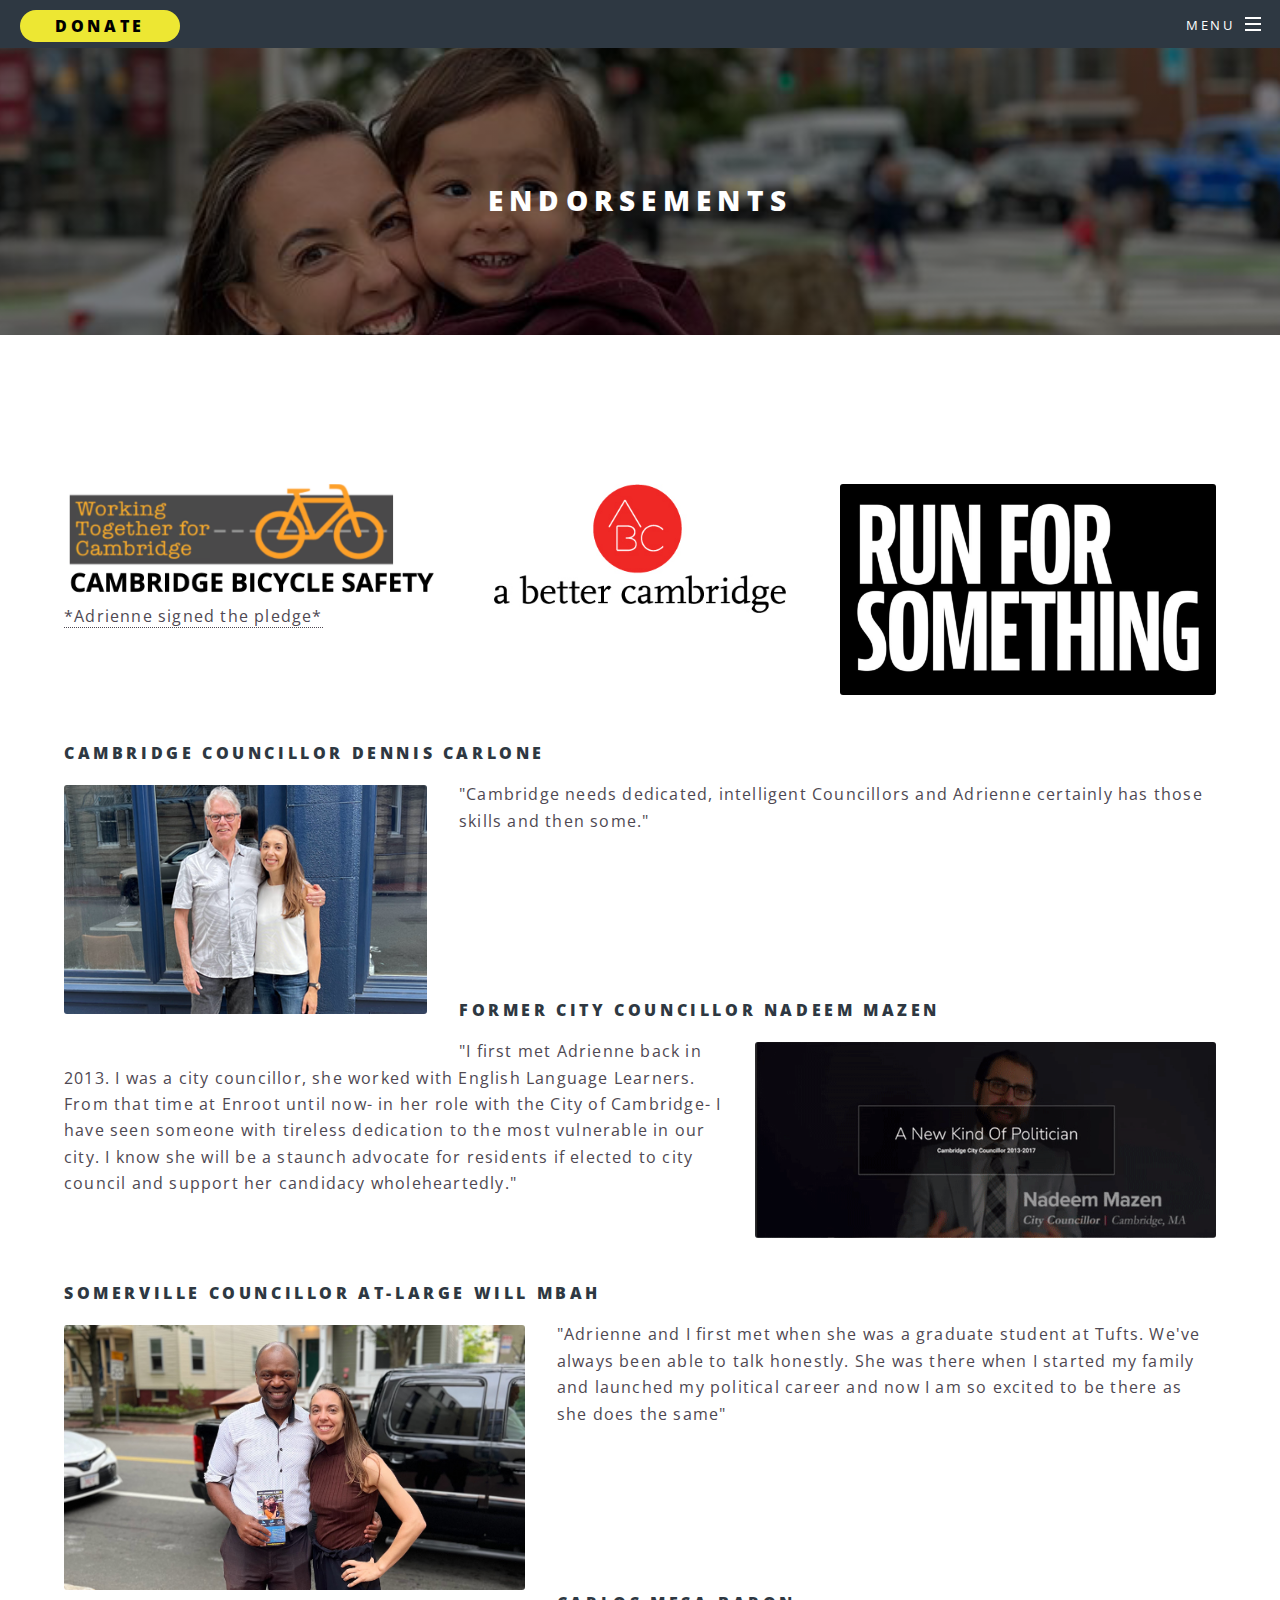
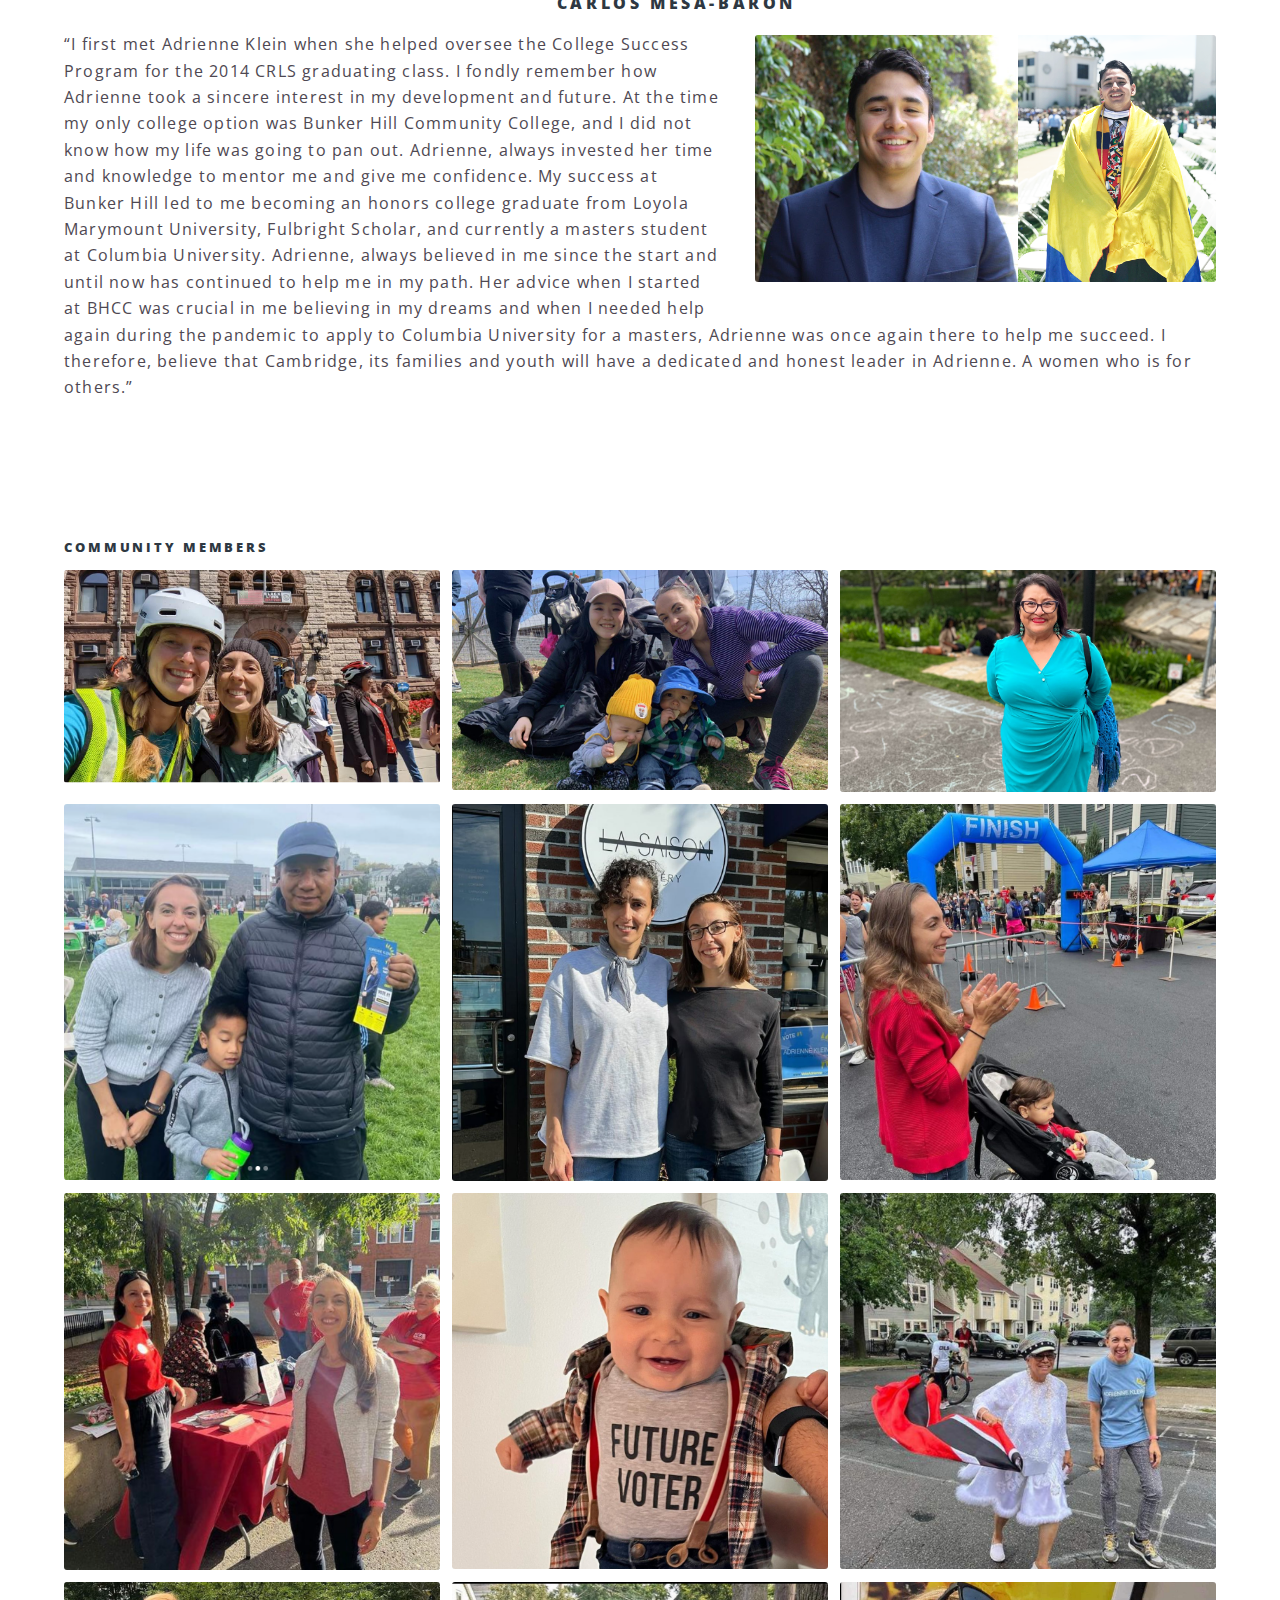
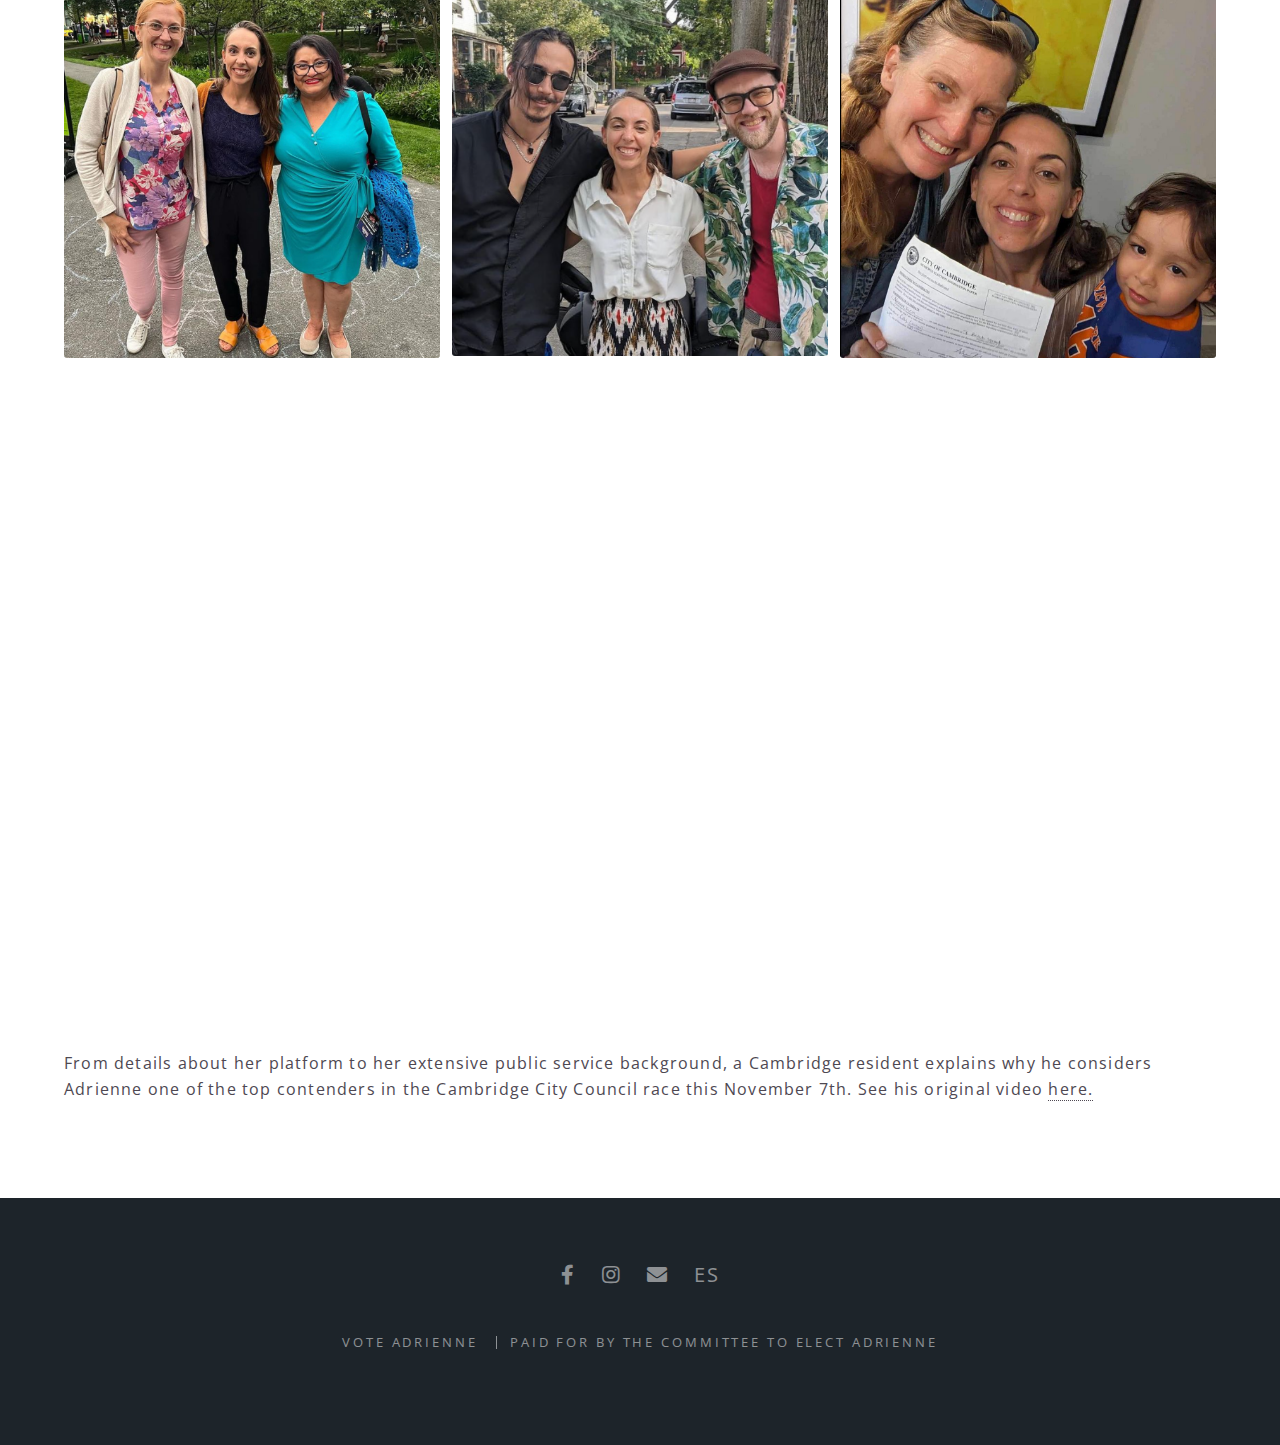
<file: endorsements.html>
<!DOCTYPE HTML>
<html>

<head>
    <title>Vote Adrienne</title>
    <link rel="icon" type="image/x-icon" href="favicon.ico">
    <link rel="stylesheet" href="assets/css/main.css" />
    <link rel="stylesheet" href="assets/css/all.css" />
    <meta charset="utf-8" />
    <meta name="viewport" content="width=device-width, initial-scale=1, user-scalable=no" />
    <meta name="description"
        content="Explore the list of endorsements received by Adrienne Klein for her Cambridge City Council campaign. See the broad support she has from organizations and individuals who believe in her vision." />
    <noscript>
        <link rel="stylesheet" href="assets/css/noscript.css" />
    </noscript>
</head>

<body class="is-preload">

    <!-- Page Wrapper -->
    <div id="page-wrapper">

        <!-- Header -->
        <header id="header">
            <h1 class="floatingDonateButton"><a href="https://secure.actblue.com/donate/voteforadrienne"
                    target="_blank">Donate</a></h1>
            <nav id="nav">
                <ul>
                    <li class="special">
                        <a href="#menu" class="menuToggle"><span>Menu</span></a>
                        <div id="menu">
                            <ul>
                                <li><a href="index.html">Home</a></li>
                                <!-- <li><a href="about.html">About Adrienne</a></li> -->
                                <li><a href="platform.html">Platform</a></li>
                                <li><a href="endorsements.html">Endorsements</a></li>
                                <li><a
                                        href="https://docs.google.com/forms/d/e/1FAIpQLSdKbfML-Z7I8nemWK64SXwn5WulYwXmrGXuXTxW59FOSM2sLw/viewform?usp=sf_link">Volunter/Connect</a>
                                </li>
                                <!-- <li><a href="https://docs.google.com/forms/d/e/1FAIpQLSf3LhZhpTt78vwaw6G3iHnCtAjKEAheuYQaxgf2xm0Qccim6g/viewform?usp=sf_link" target="_blank">Volunteer</a></li>-->
                                <li><a href="https://secure.actblue.com/donate/voteforadrienne"
                                        target="_blank">Donate</a></li>
                                <!-- <li><a href="https://docs.google.com/forms/d/e/1FAIpQLSf1diGpOnmBFW4WonpovEeWkyIXqt34B9NeZyMQp_UbjY3SRQ/viewform?usp=sf_link">Mailing List</a></li>-->
                                <!-- <li><a href="index.html#email-form">Contact</a></li>-->
                                <li><a href="es.html">Español</a></li>
                            </ul>
                        </div>
                    </li>
                </ul>
            </nav>
        </header>
        <!-- Main -->
        <article id="main">
            <header>
                <h2>Endorsements</h2>
            </header>
            <section class="wrapper style5">
                <div class="inner">
                    <section>
                        <br />
                        <br />
                        <div class="box alt">
                            <div class="row gtr-50 gtr-uniform">
                                <!-- <div class="col-12"><span class="image fit"><img src="images/banner.jpg" alt="" /></span></div> -->
                                <div class="col-4"><span class="image fit"><a href="https://www.cambridgebikesafety.org/election/" target="_blank"><img src="images/bicycle_safety.png" alt="The Cambridge Bicycle Safety Organization Logo" />*Adrienne signed the pledge*</a></span></div>
                                <div class="col-4"><span class="image fit"><a href="https://www.abettercambridge.org/" target="_blank"><img src="images/aBetterCambridgeLogoBetter.png" alt="The logo for the A Better Cambridge Organization" /></a></span></div>
                                <div class="col-4"><span class="image fit"><a href="https://runforsomething.net/" target="_blank"><img src="images/RFS_logo.jpeg" alt="The Run for Something Organization Logo" /></a></span></div>
                                <!-- <div class="col-4"><span class="image fit"><img src="images/pic03.jpg" alt="" /></span></div>
                                                    <div class="col-12"><span class="image fit"><img src="images/pic02.jpg" alt="" /></span></div>
                                                    <div class="col-4"><span class="image fit"><img src="images/pic01.jpg" alt="" /></span></div>
                                                    <div class="col-4"><span class="image fit"><img src="images/pic02.jpg" alt="" /></span></div>
                                                    <div class="col-4"><span class="image fit"><img src="images/pic01.jpg" alt="" /></span></div>
                                                    <div class="col-4"><span class="image fit"><img src="images/pic03.jpg" alt="" /></span></div> -->
                            </div>
                        </div>
                    </section>
                    <!-- <section>
                        <h4>Cambridge Bicycle Safety</h4>
                        <p>
                            <span class="image left"><a href="https://www.cambridgebikesafety.org/election/"
                                    target="_blank"><img src="images/bicycle_safety.png"
                                        alt="Cambridge Bicycle Safety Logo" /></a></span>
                                Adrienne is a supporter of bike lanes, and signed the Cambridge Bicycle Safety 
                            <a href="https://www.cambridgebikesafety.org/election/"
                                target="_blank">Pledge.</a>
                        </p>
                    </section>
                    <br />
                    <br />
                    <br />
                    <br />
                    <br />
                    <section>
                        <h4>A Better Cambridge</h4>
                        <p>
                            <span class="image right"><a href="https://www.abettercambridge.org/"
                                    target="_blank"><img src="images/aBetterCambridgeLogo.jpeg"
                                        alt="The A better Cambridge Logo" /></a></span>
                            <a href="https://www.abettercambridge.org/" target="_blank">A Better Cambridge</a> has endorsed Adrienne for Cambridge City Council.
                        </p>
                        <br />
                        <br />
                        <br />
                        <br />
                        <br />
                    </section> -->
                    <section>
                        <h4>Cambridge Councillor Dennis Carlone</h4>
                        <p>
                            <span class="image left"><a href="https://www.linkedin.com/in/dennis-carlone-40278612/"
                                    target="_blank"><img src="images/BetterDennis.png"
                                        alt="Dennis Carlone and Adrienne Klein standing in front of a building in Cambridge" /></a></span>
                            "Cambridge needs dedicated, intelligent Councillors and Adrienne certainly has those skills
                            and then some."
                        </p>
                        <br />
                        <br />
                        <br />
                        <br />
                        <br />
                    </section>
                    <section>
                        <h4>Former City Councillor Nadeem Mazen</h4>
                        <p>
                            <span class="image right"><a href="https://www.linkedin.com/in/nadeemtron/"
                                    target="_blank"><img src="images/nadeem.gif"
                                        alt="Short Gif of Nadeem's time as a councilman." /></a></span>
                            "I first met Adrienne back in 2013. I was a city councillor, she worked with English
                            Language Learners. From that time
                            at Enroot until now- in her role with the City of Cambridge- I have seen someone with
                            tireless dedication to the most
                            vulnerable in our city. I know she will be a staunch advocate for residents if elected to
                            city council and support her
                            candidacy wholeheartedly."
                        </p>
                        <br />
                        <br />
                    </section>
                    <section>
                        <h4>Somerville Councillor at-Large Will Mbah</h4>
                        <p>
                            <span class="image left"><a href="https://www.willmbah.com/" target="_blank"><img
                                        src="images/MbahAndAdrienne.png"
                                        alt="Council at-large Will Mbah talking with his constituents" /></a></span>
                            "Adrienne and I first met when she was a graduate student at Tufts. We've always been able
                            to talk honestly. She was
                            there when I started my family and launched my political career and now I am so excited to
                            be there as she does the
                            same"
                        </p>
                    </section>
                    <br />
                    <br />
                    <br />
                    <br />
                    <br />
                    <section>
                        <h4>Carlos Mesa-Baron</h4>
                        <p>
                            <span class="image right"><a href="https://www.linkedin.com/in/carlosamesabaron/" target="_blank"><img
                                        src="images/Carlos.png"
                                        alt="A professional profile picture of Carlos A. Mesa and a picture of his graduation from Loyola Marymount University." /></a></span>
                            “I first met Adrienne Klein when she helped oversee the College Success Program for the 2014 CRLS graduating class. I
                            fondly remember how Adrienne took a sincere interest in my development and future. At the time my only college option
                            was Bunker Hill Community College, and I did not know how my life was going to pan out. Adrienne, always invested her
                            time and knowledge to mentor me and give me confidence. My success at Bunker Hill led to me becoming an honors college
                            graduate from Loyola Marymount University, Fulbright Scholar, and currently a masters student at Columbia University.
                            Adrienne, always believed in me since the start and until now has continued to help me in my path. Her advice when I
                            started at BHCC was crucial in me believing in my dreams and when I needed help again during the pandemic to apply to
                            Columbia University for a masters, Adrienne was once again there to help me succeed. I therefore, believe that
                            Cambridge, its families and youth will have a dedicated and honest leader in Adrienne. A women who is for others.”
                        </p>
                    </section>
                    <br />
                    <br />
                    <br />
                    <br />
                    <section>
                        <h5>Community Members</h5>
                        <div class="box alt">
                            <div class="row gtr-50 gtr-uniform">
                                <div class="col-4"><span class="image fit"><img src="images/Community1.png" alt="" /></span></div>
                                <div class="col-4"><span class="image fit"><img src="images/Community2.png" alt="" /></span></div>
                                <div class="col-4"><span class="image fit"><img src="images/Community3.png" alt="" /></span></div>
                                <div class="col-4"><span class="image fit"><img src="images/1.png" alt="" /></span></div>
                                <div class="col-4"><span class="image fit"><img src="images/2.png" alt="" /></span></div>
                                <div class="col-4"><span class="image fit"><img src="images/3.png" alt="" /></span></div>
                                <div class="col-4"><span class="image fit"><img src="images/4.png" alt="" /></span></div>
                                <div class="col-4"><span class="image fit"><img src="images/5.png" alt="" /></span></div>
                                <div class="col-4"><span class="image fit"><img src="images/6.png" alt="" /></span></div>
                                <div class="col-4"><span class="image fit"><img src="images/7.png" alt="" /></span></div>
                                <div class="col-4"><span class="image fit"><img src="images/8.png" alt="" /></span></div>
                                <div class="col-4"><span class="image fit"><img src="images/9.png" alt="" /></span></div>
                                <div class="col-12">
                                    <span class="image fit">
                                        <div style="padding:56.25% 0 0 0;position:relative;"><iframe
                                                src="https://player.vimeo.com/video/879063875?h=924b5be56e"
                                                style="position:absolute;top:0;left:0;width:100%;height:100%;" frameborder="0"
                                                allow="autoplay; fullscreen; picture-in-picture" allowfullscreen></iframe></div>
                                        <script src="https://player.vimeo.com/api/player.js"></script>
                                    </span>
                                    <p>
                                        From details about her platform to her extensive public service background, a Cambridge resident explains why he considers Adrienne one of the top contenders in the Cambridge City Council race this November 7th. See his original video <a href="https://www.youtube.com/watch?v=lsQMLLSrTaA&t=1s" target="_blank">here.</a>
                                    </p>
                                </div>
                            </div>
                        </div>
                    </section>
                    <section>
                        <div id="google_translate_element"></div>
                        <script type="text/javascript">
                            function googleTranslateElementInit() {
                                new google.translate.TranslateElement({ pageLanguage: 'en' }, 'google_translate_element');
                            }
                        </script>

                        <script type="text/javascript"
                            src="//translate.google.com/translate_a/element.js?cb=googleTranslateElementInit"></script>
                    </section>
                </div>
            </section>
        </article>

        <!-- Footer -->
        <footer id="footer">
            <ul class="icons">
                <li><a href="https://www.facebook.com/voteadrienne" target="_blank"
                        class="icon brands fa-facebook-f"><span class="label">Facebook</span></a></li>
                <li><a href="https://www.instagram.com/voteadrienne/" target="_blank"
                        class="icon brands fa-instagram"><span class="label">Instagram</span></a></li>
                <li><a href="https://docs.google.com/forms/d/e/1FAIpQLSdKbfML-Z7I8nemWK64SXwn5WulYwXmrGXuXTxW59FOSM2sLw/viewform?usp=sf_link"
                        class="icon solid fa-envelope"><span class="label">Email</span></a></li>
                <li><a href="es.html" class="icon brands">ES<span class="label"></span></a></li>
            </ul>
            <ul class="copyright">
                <li>Vote Adrienne</li>
                <li>Paid for by the Committee to Elect Adrienne</li>
            </ul>
        </footer>

    </div>

    <!-- Scripts -->
    <script src="assets/js/jquery.min.js"></script>
    <script src="assets/js/jquery.scrollex.min.js"></script>
    <script src="assets/js/jquery.scrolly.min.js"></script>
    <script src="assets/js/browser.min.js"></script>
    <script src="assets/js/breakpoints.min.js"></script>
    <script src="assets/js/util.js"></script>
    <script src="assets/js/main.js"></script>

</body>

</html>
</file>
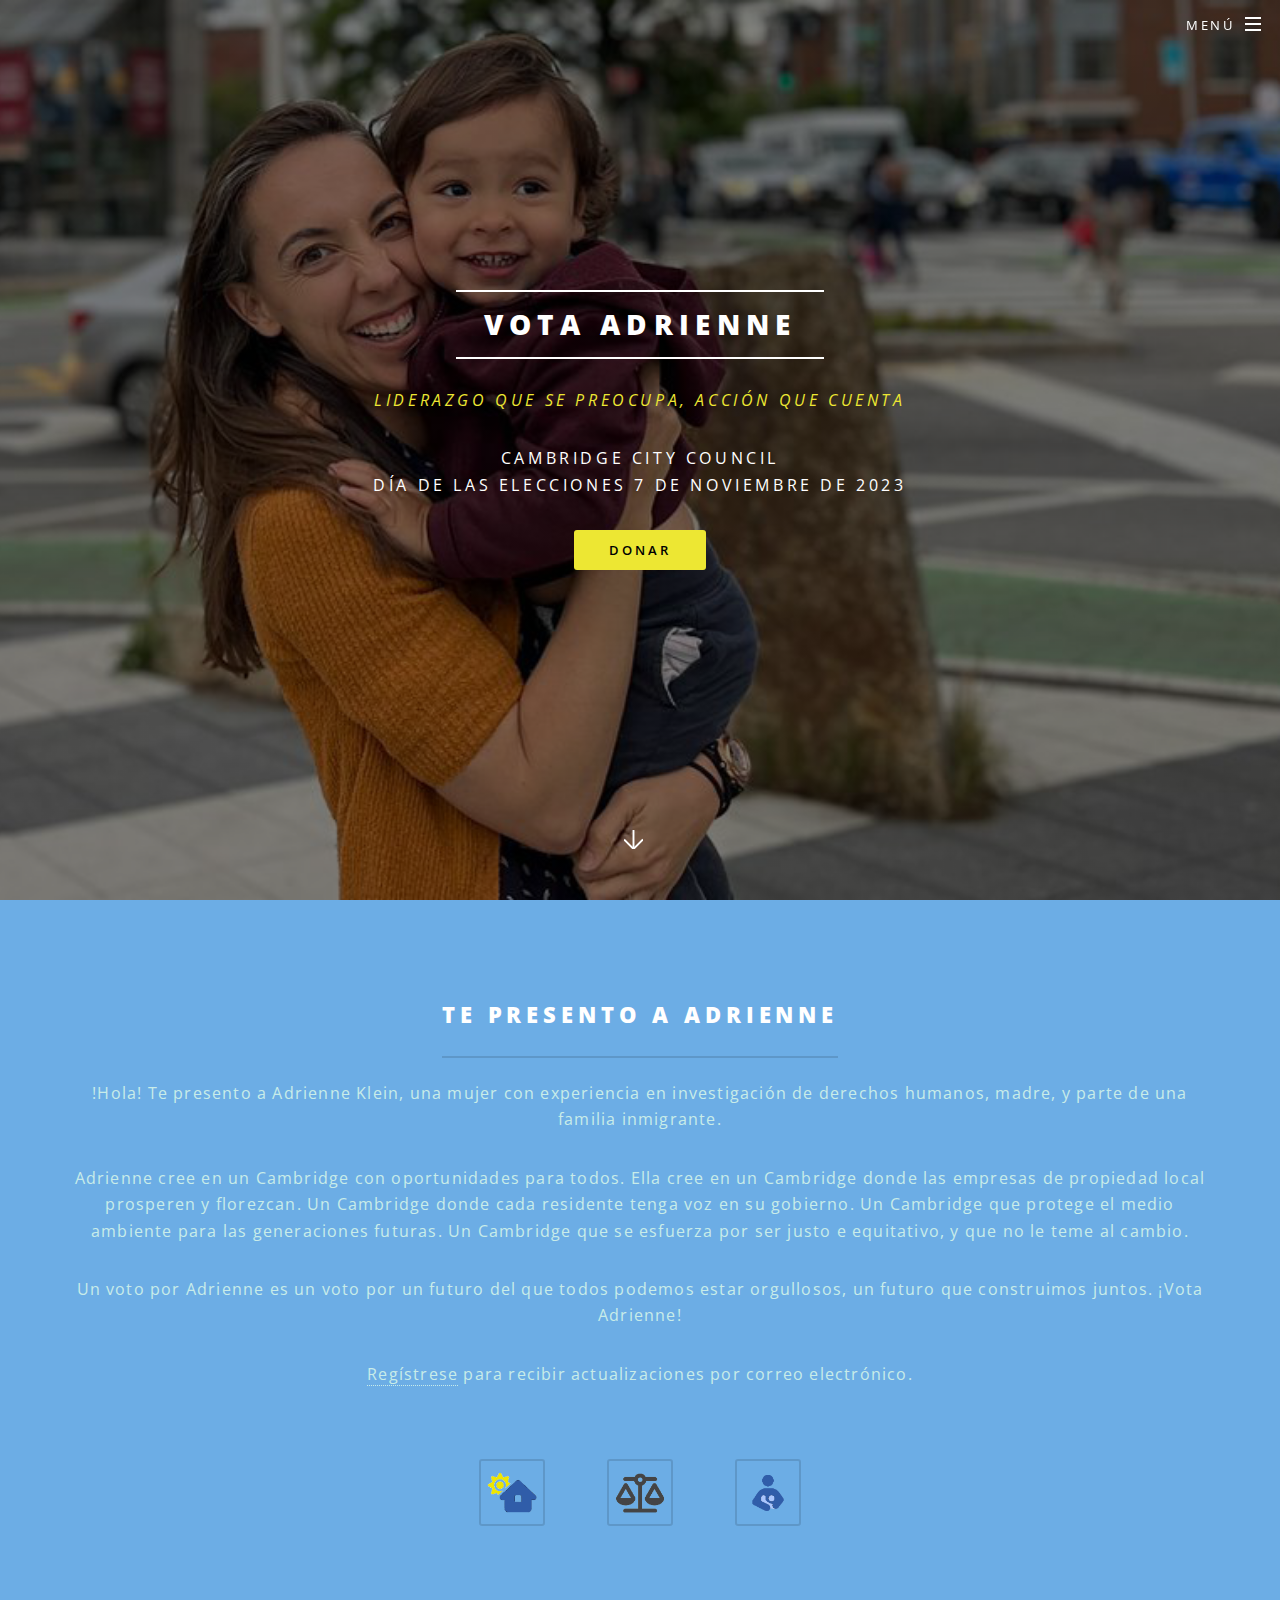
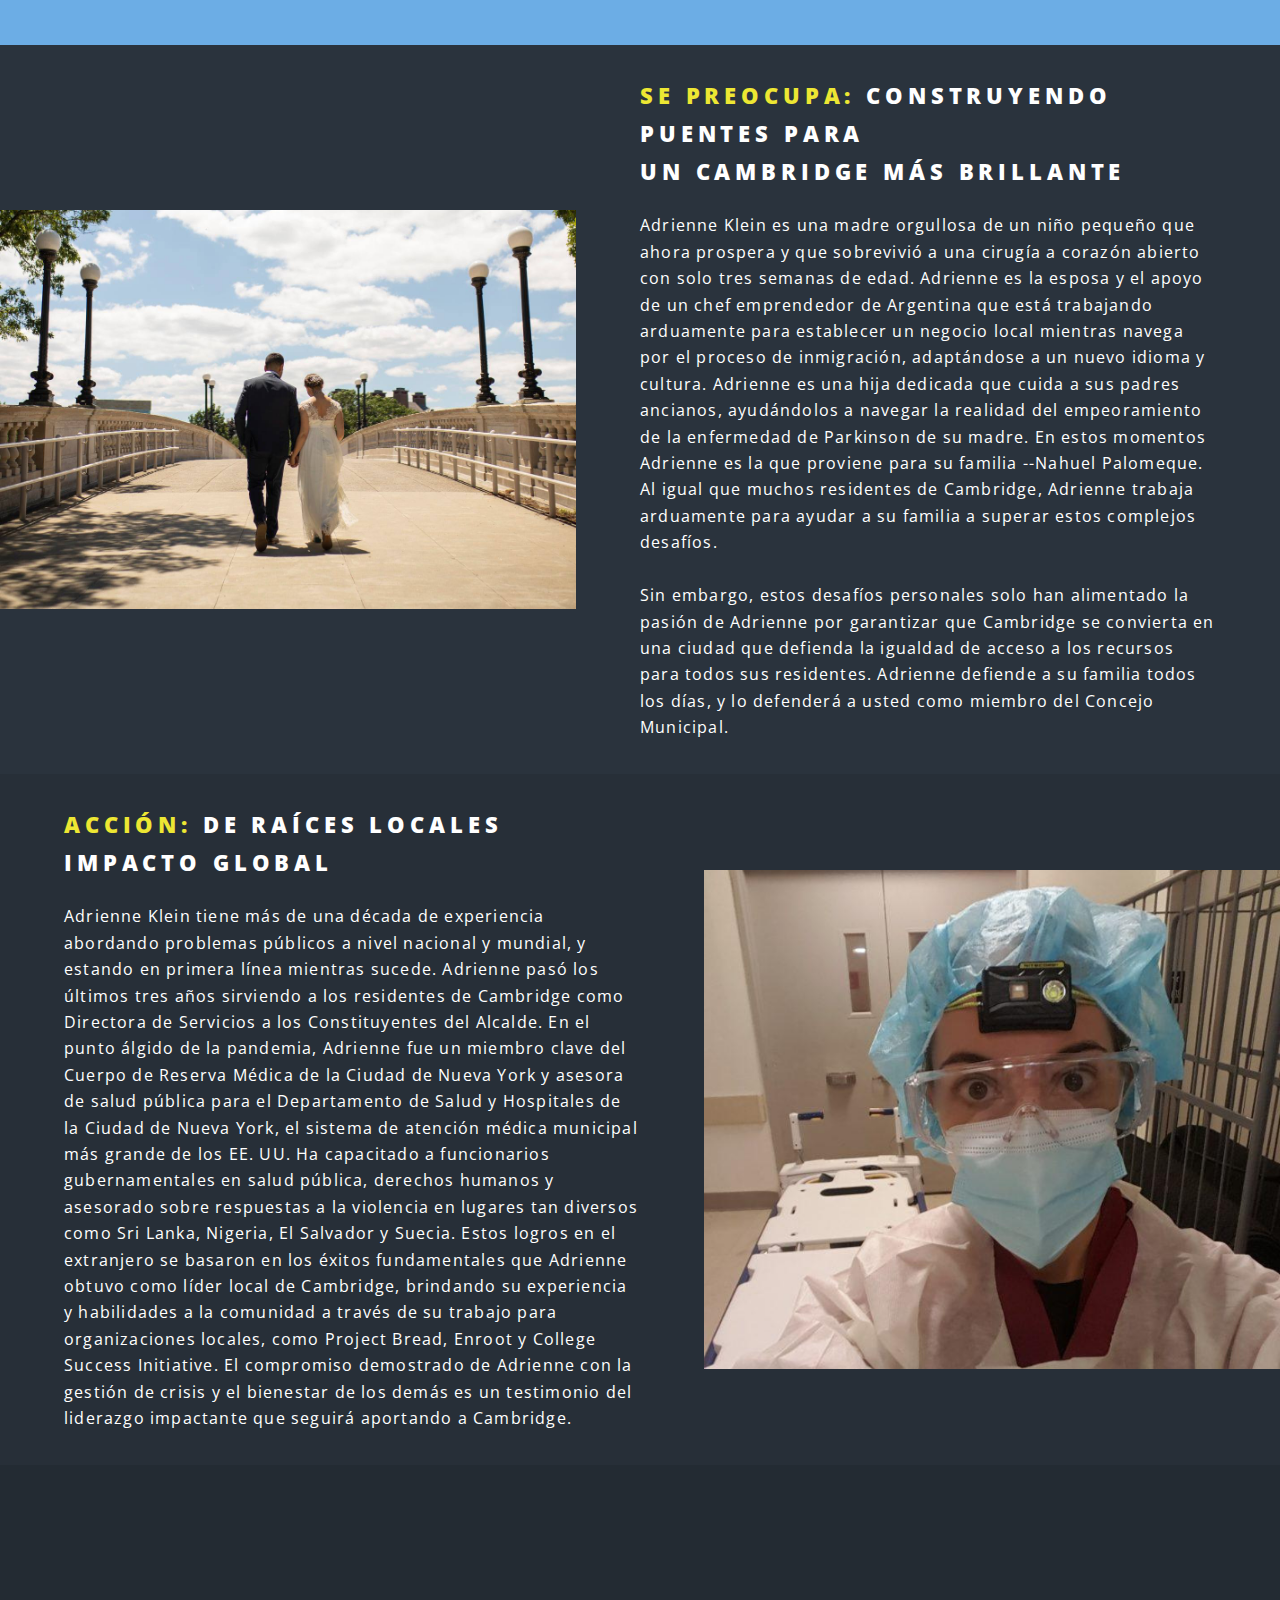
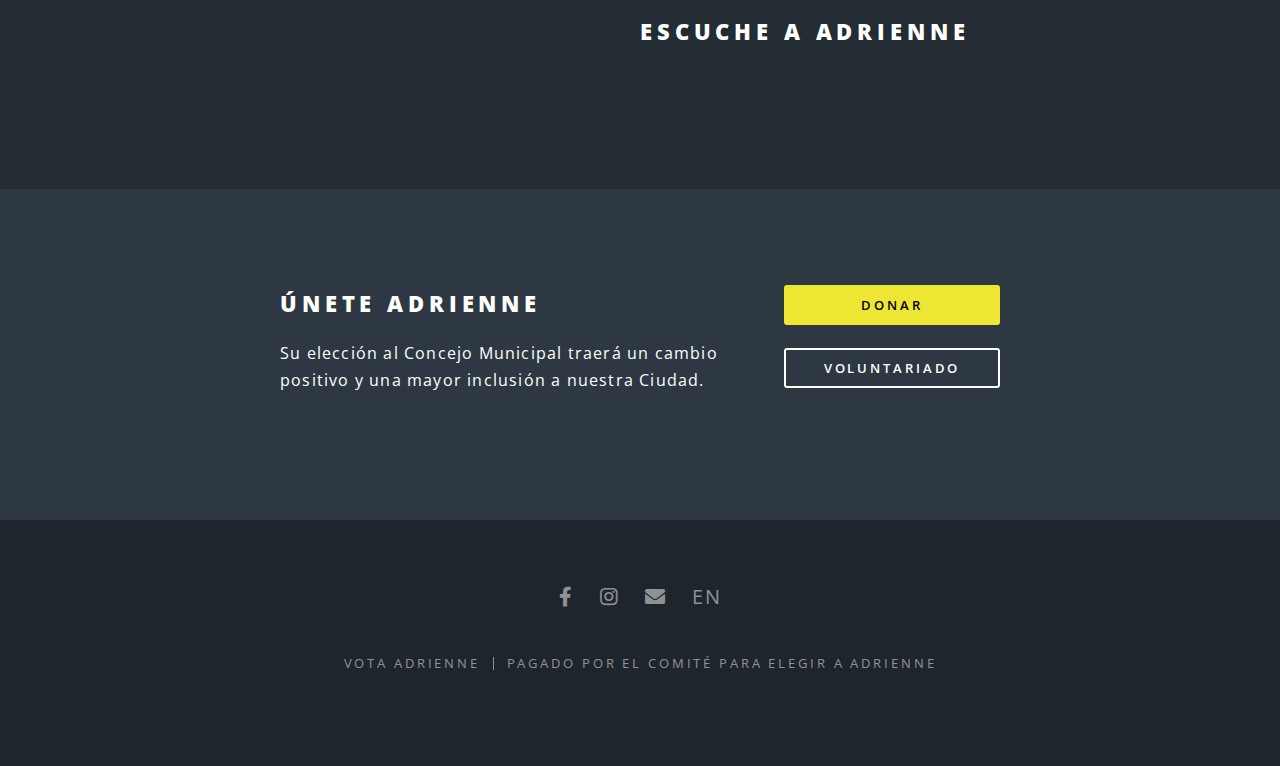
<file: es.html>
<!DOCTYPE HTML>
<html>
	<head>
		<title>VOTA ADRIENNE</title>
		<link rel="icon" type="image/x-icon" href="favicon.ico">
		<link rel="stylesheet" href="assets/css/main.css" />
		<link rel="stylesheet" href="assets/css/all.css" />
		<meta charset="utf-8" />
		<meta name="viewport" content="width=device-width, initial-scale=1, user-scalable=no" />
		<meta property="og:image" content="images/preview.png">
		<noscript><link rel="stylesheet" href="assets/css/noscript.css" /></noscript>
	</head>
	<body class="landing is-preload">
		<!-- This is the modal to help constituents find their polling place: -->
		<!-- <div id="myModal" class="modal">
			<div class="modal-content">
				<span class="close">&times;</span>
				<h3>¡El día de las elecciones es este martes 7 de noviembre!</h3>
				<p>Encuentre su lugar de votación <a href="https://www.cambridgema.gov/Departments/electioncommission/mapsandpollinglocations" target="__blank">aquí.</a></p>
			</div>
		</div> -->

		<!-- Page Wrapper -->
			<div id="page-wrapper">
				<!-- Header -->
					<header id="header" class="alt">
						<h1 class="floatingDonateButton"><a href="https://secure.actblue.com/donate/voteforadrienne" target="_blank">Donar</a></h1>
						<nav id="nav">
							<ul>
								<li class="special">
									<a href="#menu" class="menuToggle"><span>Menú</span></a>
									<div id="menu">
										<ul>
											<li><a href="index.html">Vota Adrienne</a></li>
											<!-- <li><a href="about.html">About Adrienne</a></li> -->
											<li><a href="platform.html">Plataforma</a></li>
											<li><a href="endorsements.html">Avales</a></li>
											<!-- <li><a href="platform.html">Platform</a></li> -->
											<li><a href="https://docs.google.com/forms/d/e/1FAIpQLSdKbfML-Z7I8nemWK64SXwn5WulYwXmrGXuXTxW59FOSM2sLw/viewform?usp=sf_link">Voluntariado/Email</a></li>
											<!-- <li><a href="https://docs.google.com/forms/d/e/1FAIpQLSf3LhZhpTt78vwaw6G3iHnCtAjKEAheuYQaxgf2xm0Qccim6g/viewform?usp=sf_link" target="_blank">Voluntariado</a></li> -->
											<li><a href="https://secure.actblue.com/donate/voteforadrienne" target="_blank">Donar</a></li>
											<!-- <li><a href="https://docs.google.com/forms/d/e/1FAIpQLSf1diGpOnmBFW4WonpovEeWkyIXqt34B9NeZyMQp_UbjY3SRQ/viewform?usp=sf_link">Recibir correo</a></li> -->
											<!-- <li><a href="#email-form">Contacto</a></li> -->
											<li><a href="index.html">English</a></li>
										</ul>
									</div>
								</li>
							</ul>
						</nav>
					</header>

				<!-- Banner -->
					<section id="banner">
						<div class="inner">
							<h2>VOTA ADRIENNE</h2>
							<p style="color: #ede733;font-style: oblique;">Liderazgo Que Se Preocupa, Acción Que Cuenta</p>
							<p>Cambridge City Council<br />
								Día de las elecciones 7 de noviembre de 2023</p>
							<ul class="actions special">
								<li><a class="button primary" href="https://secure.actblue.com/donate/voteforadrienne">Donar</a></li>
							</ul>
						</div>
						<a href="#one" class="more scrolly"></a>
					</section>

				<!-- One -->
					<section id="one" class="wrapper style1 special">
						<div class="inner">
							<header class="major">
								<h2>Te presento a Adrienne</h2>
								<p>
									!Hola! Te presento a Adrienne Klein, una mujer con experiencia en investigación de derechos humanos, madre, y parte de una
									familia inmigrante.
								</p>
								<p>
									Adrienne cree en un Cambridge con oportunidades para todos. Ella cree en un Cambridge donde las empresas de propiedad
									local prosperen y florezcan. Un Cambridge donde cada residente tenga voz en su gobierno. Un Cambridge que protege el
									medio ambiente para las generaciones futuras. Un Cambridge que se esfuerza por ser justo e equitativo, y que no le teme
									al cambio.
								</p>
								<p>
									Un voto por Adrienne es un voto por un futuro del que todos podemos estar orgullosos, un futuro que construimos juntos.
									¡Vota Adrienne!
								</p>
								<p>
									<a class="linkedArticle" target="_blank" href="https://docs.google.com/forms/d/e/1FAIpQLSf1diGpOnmBFW4WonpovEeWkyIXqt34B9NeZyMQp_UbjY3SRQ/viewform?usp=sf_link">Regístrese</a> para recibir actualizaciones por correo electrónico.
								</p>
							</header>
							<ul class="icons major">
								<!-- <li><span class="icon fa-gem major style1"><span class="label">Lorem</span></span></li>
								<li><span class="icon fa-heart major style2"><span class="label">Ipsum</span></span></li>
								<li><span class="icon solid fa-code major style3"><span class="label">Dolor</span></span></li> -->
								<!-- <li><span class="icon"><i class="fa-solid fa-scale-balanced"></i></span></li>
								<li><span class="icon"><i class="fa-solid fa-house"></i></span></li>
								<li><span class="icon"><i class="fa-solid fa-person-breastfeeding"></i></span></li> -->
								<!-- <li><span class="icon major style1"><span class="label"></span><i class="fa-solid fa-house" id="icon"></i></span></span></li>
								<li><span class="icon major style2"><span class="label"></span><i class="fa-solid fa-scale-balanced"></i></span></li> -->
								<li><img src="images/house_icon.png" class="icon solid major" alt="Un ícono de una casa con el sol brillando" id="icons" /></li>
								<li><img src="images/scales_icon.png" class="icon solid major" alt="Un icono de balanzas equilibradas" id="icons" /></li>
								<li><img src="images/family_icon.png" class="icon solid major" alt="Un icono de una madre y un niño." id="icons" /></li>
							</ul>
						</div>
					</section>
				<!-- Two -->
					<section id="two" class="wrapper alt style2">
						<!-- <section class="spotlight">
							<div class="image"><img src="images/lawyer.png" alt="Una imagen profesional de Adrienne frente al Ayuntamiento de Cambridge." /></div><div class="content">
								<h2>JUSTICIA PARA TODOS</h2>
								<p id="truncate" class="truncate">
									Adrienne Klein es una servidora pública dedicada que aboga por el acceso inclusivo a la infraestructura y los servicios,
									incluidos la vivienda, el transporte y el cuidado de niños. Adrienne imagina un Cambridge lleno de oportunidades, donde
									florezcan las empresas locales y todos los residentes estén representados por su gobierno y proveedores de servicios.
									Adrienne luchará incansablemente por un Cambridge que se esfuerce continuamente por un sistema legal justo y por
									proteger el medio ambiente para las generaciones futuras. Al votar por Adrienne, está votando por una candidata que se
									levantará para garantizar un Cambridge que eleve a todos.
								</p>
								<p class="read-more">Leer más</p>
							</div>
						</section> -->
						<section class="spotlight">
							<div class="image"><img src="images/wedding_cambridge_bridge.png" alt="Una imagen de Adrienne y su esposo el día de su boda en Cambridge" /></div><div class="content">
								<h2><span style="color: #ede733;">SE PREOCUPA: </span>CONSTRUYENDO PUENTES PARA<br />
								UN CAMBRIDGE MÁS BRILLANTE</h2>
								<p class="truncate-overflow">
									Adrienne Klein es una madre orgullosa de un niño pequeño que ahora prospera y que sobrevivió a una cirugía a corazón abierto
									con solo tres semanas de edad. Adrienne es la esposa y el apoyo de un chef emprendedor de Argentina que está trabajando
									arduamente para establecer un negocio local mientras navega por el proceso de inmigración, adaptándose a un nuevo idioma
									y cultura. Adrienne es una hija dedicada que cuida a sus padres ancianos, ayudándolos a navegar la realidad del
									empeoramiento de la enfermedad de Parkinson de su madre. En estos momentos Adrienne es la que proviene para su familia --Nahuel Palomeque. Al igual que muchos residentes de Cambridge, Adrienne trabaja
									arduamente para ayudar a su familia a superar estos complejos desafíos.
									<br>
									<br>
									Sin embargo, estos desafíos personales solo han alimentado la pasión de Adrienne por garantizar que Cambridge se
									convierta en una ciudad que defienda la igualdad de acceso a los recursos para todos sus residentes. Adrienne defiende a
									su familia todos los días, y lo defenderá a usted como miembro del Concejo Municipal.
								</p>
								<!-- <p class="read-more">Leer más</p> -->
							</div>
						</section>
						<section class="spotlight">
							<div class="image"><img src="images/COVID_Response.png" alt="Una foto de Adrienne con equipo de protección personal como voluntaria para ayudar durante el COVID" /></div>
							<div class="content">
								<h2> <span style="color: #ede733;">ACCIÓN: </span>De Raíces Locales<br />
									Impacto Global</h2>
								<p id="truncate" class="truncate-overflow">
									Adrienne Klein tiene más de una década de experiencia abordando problemas públicos a nivel nacional y mundial, y estando en
									primera línea mientras sucede. Adrienne pasó los últimos tres años sirviendo a los residentes de Cambridge como
									Directora de Servicios a los Constituyentes del Alcalde. En el punto álgido de la pandemia, Adrienne fue un miembro
									clave del Cuerpo de Reserva Médica de la Ciudad de Nueva York y asesora de salud pública para el Departamento de Salud y
									Hospitales de la Ciudad de Nueva York, el sistema de atención médica municipal más grande de los EE. UU. Ha capacitado a
									funcionarios gubernamentales en salud pública, derechos humanos y asesorado sobre respuestas a la violencia en lugares
									tan diversos como Sri Lanka, Nigeria, El Salvador y Suecia. Estos logros en el extranjero se basaron en los éxitos
									fundamentales que Adrienne obtuvo como líder local de Cambridge, brindando su experiencia y habilidades a la comunidad a
									través de su trabajo para organizaciones locales, como Project Bread, Enroot y College Success Initiative. El compromiso
									demostrado de Adrienne con la gestión de crisis y el bienestar de los demás es un testimonio del liderazgo impactante
									que seguirá aportando a Cambridge.
								</p>
								<!-- <p class="read-more">Leer más</p> -->
							</div>
						</section>
						<section class="spotlight">
							<div class="image">
								<div style="padding:56.25% 0 0 0;position:relative;"><iframe
										src="https://player.vimeo.com/video/861797872?h=926979cd9b"
										style="position:absolute;top:0;left:0;width:100%;height:100%;" frameborder="0"
										allow="autoplay; fullscreen; picture-in-picture" allowfullscreen></iframe></div>
								<script src="https://player.vimeo.com/api/player.js"></script>
							</div>
							<div class="content">
								<h2>Escuche a Adrienne</h2>
							</div>
						</section>
					</section>
					<!-- <section>
						<div class="box alt">
							<div class="row gtr-50 gtr-uniform">
								<div class="col-12">
									<span class="image fit">
										<div style="padding:56.25% 0 0 0;position:relative;"><iframe
												src="https://player.vimeo.com/video/861797872?h=926979cd9b"
												style="position:absolute;top:0;left:0;width:100%;height:100%;" frameborder="0"
												allow="autoplay; fullscreen; picture-in-picture" allowfullscreen></iframe></div>
										<script src="https://player.vimeo.com/api/player.js"></script>
									</span>
								</div>
							</div>
						</div>
					</section> -->
				<!-- Three -->
					<!-- <section id="three" class="wrapper style3 special">
						<div class="inner">
							<header class="major">
								<h2>Accumsan mus tortor nunc aliquet</h2>
								<p>Aliquam ut ex ut augue consectetur interdum. Donec amet imperdiet eleifend<br />
								fringilla tincidunt. Nullam dui leo Aenean mi ligula, rhoncus ullamcorper.</p>
							</header>
							<ul class="features">
								<li class="icon fa-paper-plane">
									<h3>Arcu accumsan</h3>
									<p>Augue consectetur sed interdum imperdiet et ipsum. Mauris lorem tincidunt nullam amet leo Aenean ligula consequat consequat.</p>
								</li>
								<li class="icon solid fa-laptop">
									<h3>Ac Augue Eget</h3>
									<p>Augue consectetur sed interdum imperdiet et ipsum. Mauris lorem tincidunt nullam amet leo Aenean ligula consequat consequat.</p>
								</li>
								<li class="icon solid fa-code">
									<h3>Mus Scelerisque</h3>
									<p>Augue consectetur sed interdum imperdiet et ipsum. Mauris lorem tincidunt nullam amet leo Aenean ligula consequat consequat.</p>
								</li>
								<li class="icon solid fa-headphones-alt">
									<h3>Mauris Imperdiet</h3>
									<p>Augue consectetur sed interdum imperdiet et ipsum. Mauris lorem tincidunt nullam amet leo Aenean ligula consequat consequat.</p>
								</li>
								<li class="icon fa-heart">
									<h3>Aenean Primis</h3>
									<p>Augue consectetur sed interdum imperdiet et ipsum. Mauris lorem tincidunt nullam amet leo Aenean ligula consequat consequat.</p>
								</li>
								<li class="icon fa-flag">
									<h3>Tortor Ut</h3>
									<p>Augue consectetur sed interdum imperdiet et ipsum. Mauris lorem tincidunt nullam amet leo Aenean ligula consequat consequat.</p>
								</li>
							</ul>
						</div>
					</section>
 -->
				<!-- CTA -->
					<section id="cta" class="wrapper style4">
						<div class="inner">
							<header>
								<h2>ÚNETE ADRIENNE</h2>
								<p>Su elección al Concejo Municipal traerá un cambio positivo y una mayor inclusión a nuestra Ciudad.</p>
								<br/>
								<div id="google_translate_element"></div>
								
								<script type="text/javascript">
									function googleTranslateElementInit() {
										new google.translate.TranslateElement({ pageLanguage: 'en' }, 'google_translate_element');
									}
								</script>
								
								<script type="text/javascript"
									src="//translate.google.com/translate_a/element.js?cb=googleTranslateElementInit"></script>
							</header>
							<ul class="actions stacked">
								<li><a href="https://secure.actblue.com/donate/voteforadrienne" target="_blank" class="button fit primary">Donar</a></li>
								<li><a href="https://docs.google.com/forms/d/e/1FAIpQLSf3LhZhpTt78vwaw6G3iHnCtAjKEAheuYQaxgf2xm0Qccim6g/viewform?usp=sf_link" target="_blank" class="button fit">Voluntariado</a></li>
							</ul>
						</div>
					</section>

				<!-- Footer -->
					<footer id="footer">
						<!-- <h1 class="extra-large" id="email-form">¡Conectémonos!</h1> -->
						<!-- <form action="https://formspree.io/f/xnqykjbv" method="POST">
							<div class="row contact">
								<div class="col-6 col-12-mobilep contact">
									<input type="text" name="name" placeholder="Nombre" />
								</div>
								<div class="col-6 col-12-mobilep contact">
									<input class="contact" type="email" name="email" placeholder="Correo Electrónico" />
								</div>
								<div class="col-12 contact">
									<textarea name="message" class="contact" name="message" placeholder="Mensaje" rows="6"></textarea>
								</div>
								<div class="col-12 contact">
									<ul class="actions special contact">
										<li><input type="submit" value="Enviar mensaje" class="primary contact" /></li>
										<li><input type="reset" value="Reiniciar" /></li>
									</ul>
								</div>
							</div>
						</form> -->
						<ul class="icons">
							<li><a href="https://www.facebook.com/voteadrienne" target="_blank" class="icon brands fa-facebook-f"><span class="label">Facebook</span></a></li>
							<li><a href="https://www.instagram.com/voteadrienne/" target="_blank" class="icon brands fa-instagram"><span class="label">Instagram</span></a></li>
							<li><a href="https://docs.google.com/forms/d/e/1FAIpQLSdKbfML-Z7I8nemWK64SXwn5WulYwXmrGXuXTxW59FOSM2sLw/viewform?usp=sf_link" class="icon solid fa-envelope"><span class="label">Email</span></a></li>
							<li><a href="index.html" class="icon brands">EN<span class="label"></span></a></li>
						</ul>
						<ul class="copyright">
							<li>VOTA ADRIENNE</li><li>PAGADO POR EL COMITÉ PARA ELEGIR A ADRIENNE</li>
						</ul>
					</footer>

			</div>

		<!-- Scripts -->
			<script src="assets/js/modal.js"></script>
			<script src="assets/js/jquery.min.js"></script>
			<script src="assets/js/jquery.scrollex.min.js"></script>
			<script src="assets/js/jquery.scrolly.min.js"></script>
			<script src="assets/js/browser.min.js"></script>
			<script src="assets/js/breakpoints.min.js"></script>
			<script src="assets/js/util.js"></script>
			<script src="assets/js/main.js"></script>
			<!-- <script src="assets/js/additionalFunctionality.js"></script> -->
	</body>
</html>
</file>
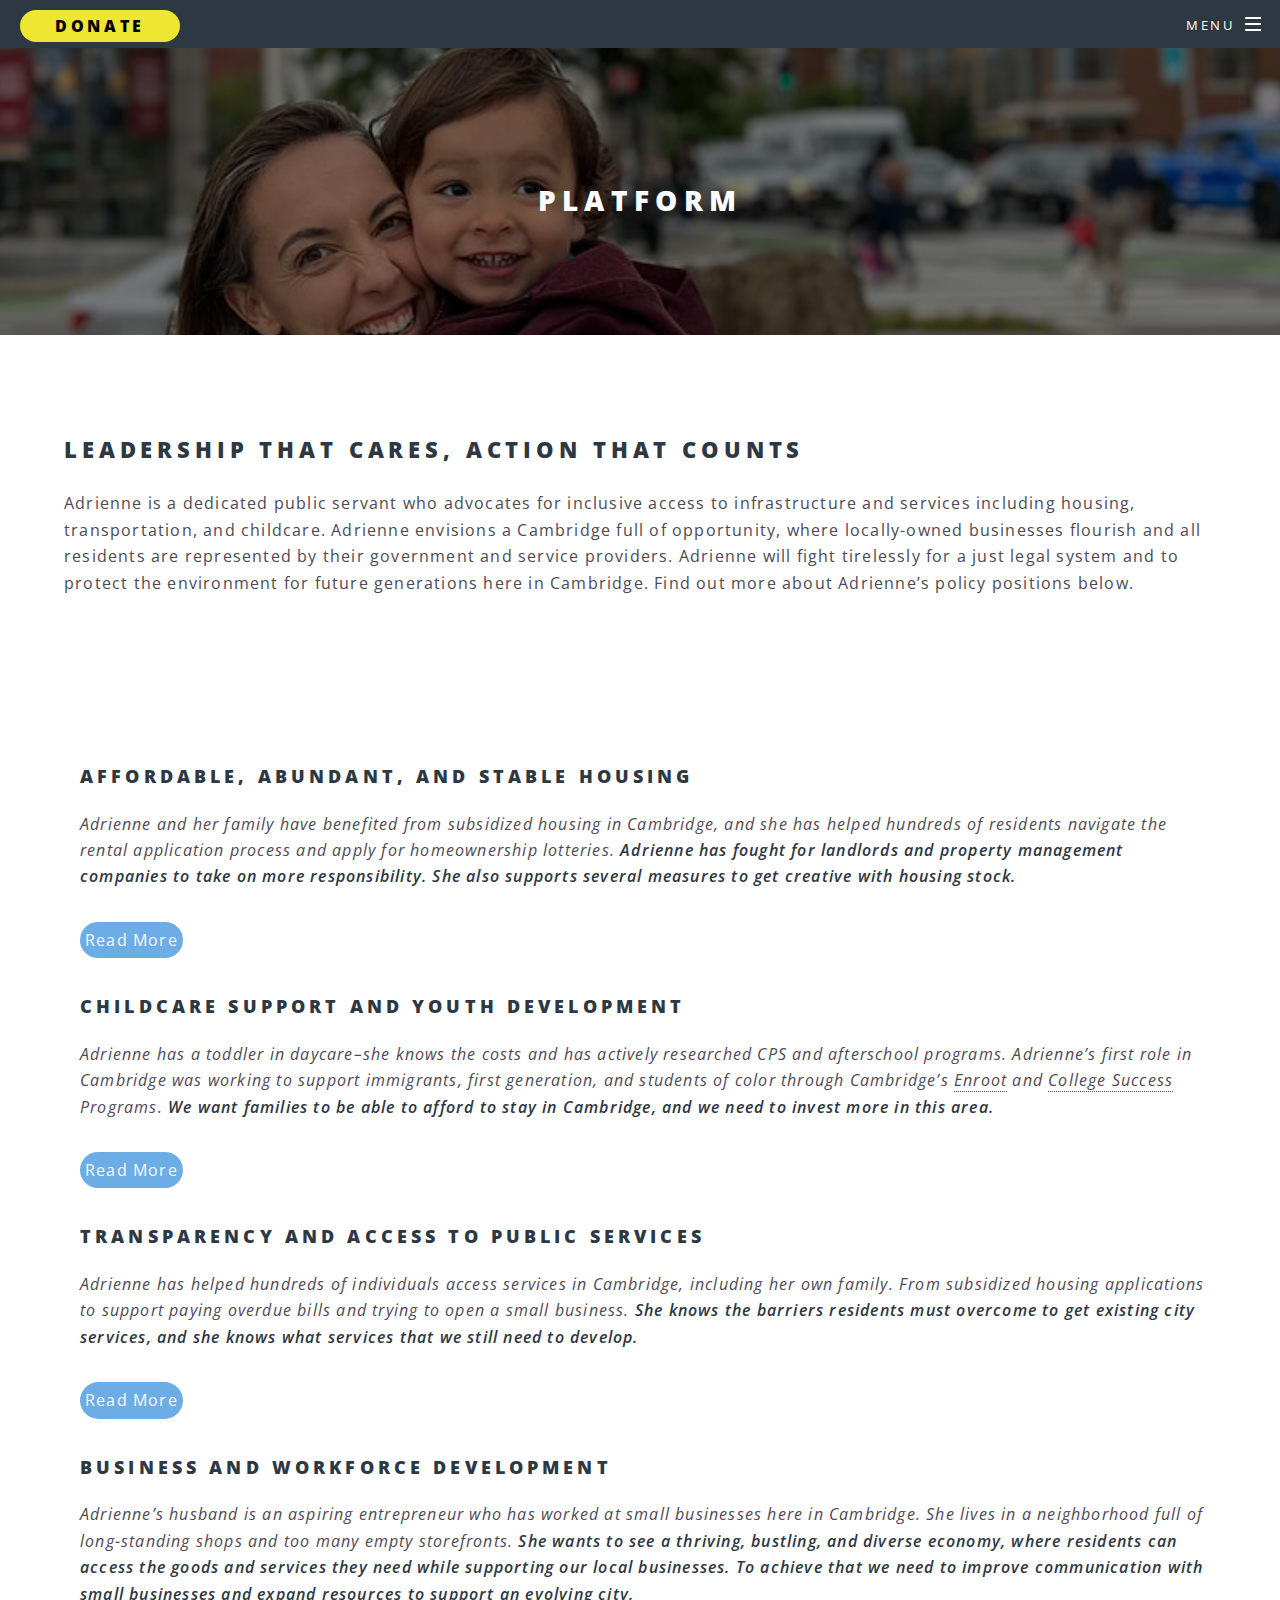
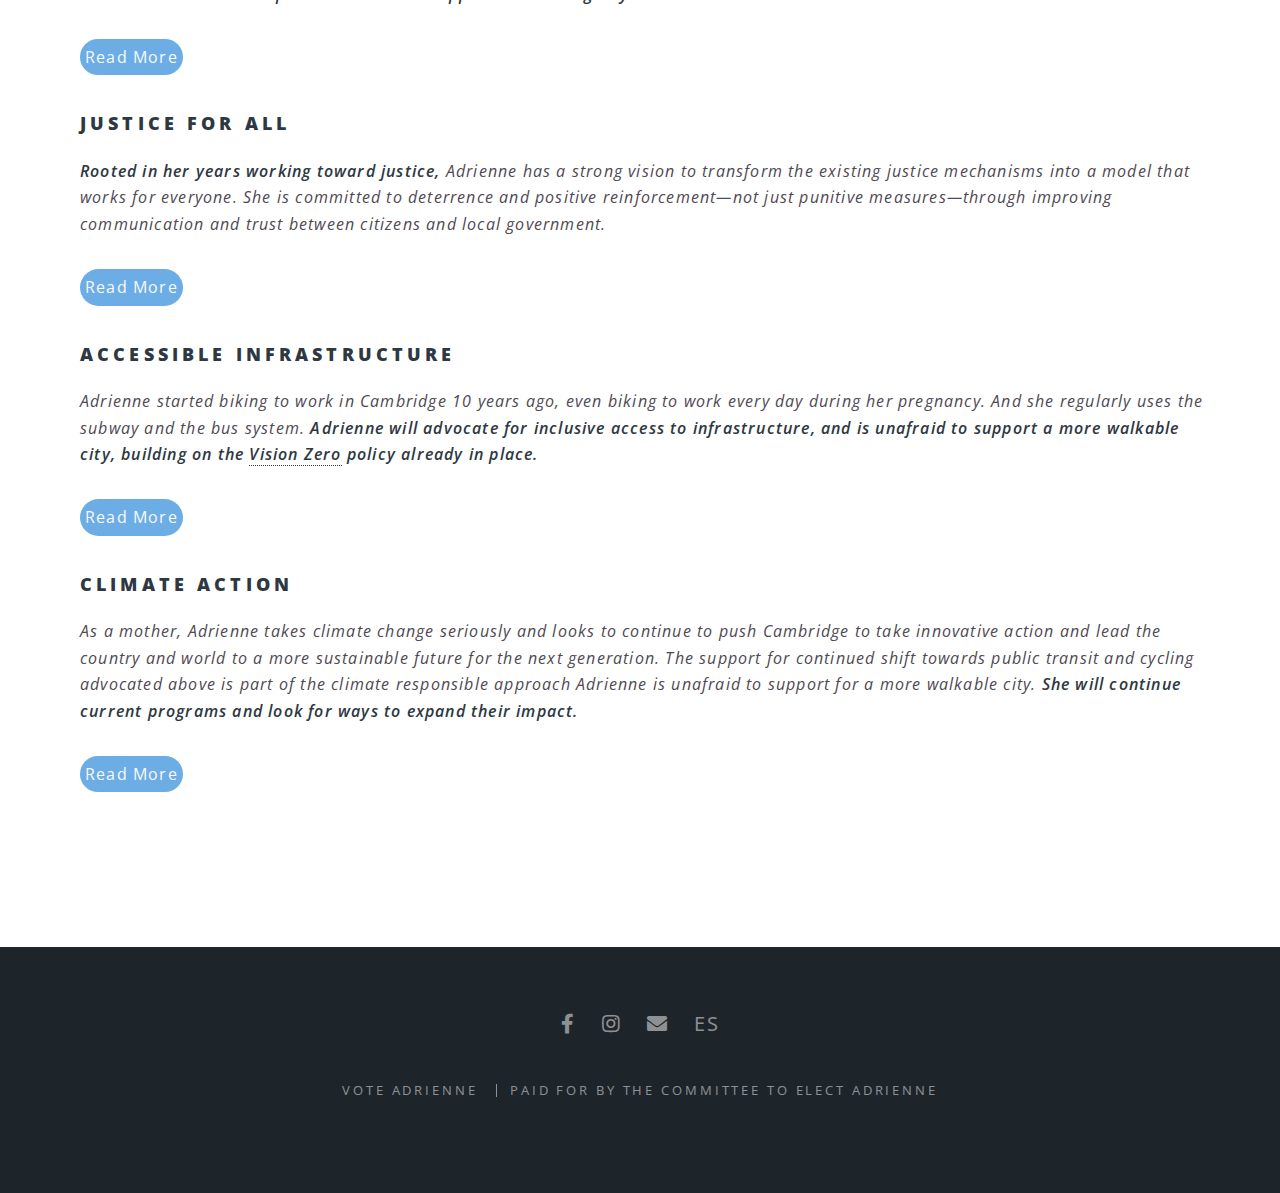
<file: platform.html>
<!DOCTYPE HTML>
<html>

<head>
	<title>Vote Adrienne</title>
	<link rel="icon" type="image/x-icon" href="favicon.ico">
	<link rel="stylesheet" href="assets/css/main.css" />
	<link rel="stylesheet" href="assets/css/all.css" />
	<meta charset="utf-8" />
	<meta name="viewport" content="width=device-width, initial-scale=1, user-scalable=no" />
	<noscript>
		<link rel="stylesheet" href="assets/css/noscript.css" />
	</noscript>
</head>

<body class="is-preload">

	<!-- Page Wrapper -->
	<div id="page-wrapper">

		<!-- Header -->
		<header id="header">
			<h1 class="floatingDonateButton"><a href="https://secure.actblue.com/donate/voteforadrienne"
					target="_blank">Donate</a></h1>
			<nav id="nav">
				<ul>
					<li class="special">
						<a href="#menu" class="menuToggle"><span>Menu</span></a>
						<div id="menu">
							<ul>
								<li><a href="index.html">Home</a></li>
								<!-- <li><a href="about.html">About Adrienne</a></li> -->
								<li><a href="platform.html">Platform</a></li>
								<li><a href="endorsements.html">Endorsements</a></li>
								<li><a
										href="https://docs.google.com/forms/d/e/1FAIpQLSdKbfML-Z7I8nemWK64SXwn5WulYwXmrGXuXTxW59FOSM2sLw/viewform?usp=sf_link">Volunter/Connect</a>
								</li>
								<!-- <li><a href="https://docs.google.com/forms/d/e/1FAIpQLSf3LhZhpTt78vwaw6G3iHnCtAjKEAheuYQaxgf2xm0Qccim6g/viewform?usp=sf_link" target="_blank">Volunteer</a></li>-->
								<li><a href="https://secure.actblue.com/donate/voteforadrienne"
										target="_blank">Donate</a></li>
								<!-- <li><a href="https://docs.google.com/forms/d/e/1FAIpQLSf1diGpOnmBFW4WonpovEeWkyIXqt34B9NeZyMQp_UbjY3SRQ/viewform?usp=sf_link">Mailing List</a></li>-->
								<!-- <li><a href="index.html#email-form">Contact</a></li>-->
								<li><a href="es.html">Español</a></li>
							</ul>
						</div>
					</li>
				</ul>
			</nav>
		</header>
		<!-- Main -->
		<article id="main">
			<header>
				<h2>Platform</h2>
			</header>
			<section class="wrapper style5">
				<div class="inner">
					<h2>Leadership that Cares, Action that Counts</h2>
					<p>
						Adrienne is a dedicated public servant who advocates for inclusive access to infrastructure and
						services including
						housing, transportation, and childcare. Adrienne envisions a Cambridge full of opportunity,
						where locally-owned
						businesses flourish and all residents are represented by their government and service providers.
						Adrienne will fight
						tirelessly for a just legal system and to protect the environment for future generations here in
						Cambridge.
						Find out more about Adrienne’s policy positions below.
					</p>
					<br>
					<br>
					<br>
					<br>
					<br>
					<ul>
						<h3>Affordable, Abundant, and Stable Housing</h3>
						<p>
							<i>Adrienne and her family have benefited from subsidized housing in Cambridge, and she has
								helped hundreds of residents
								navigate the rental application process and apply for homeownership lotteries.
								<b>Adrienne has fought for landlords and
									property management companies to take on more responsibility. She also supports
									several measures to get creative with
									housing stock.</b></i>
						</p>
						<ul class="hidden">
							<li>
								<b>Revamp Cambridge’s <a
										href="https://www.cambridgema.gov/CDD/housing/inclusionaryhousing"
										target="_blank">inclusionary housing programs</a></b> by expanding middle income
								homeownership and creating dedicated support
								and staff for inclusionary housing participants.
							</li>
							<li>
								Adrienne played a major role in holding Harvard and WinnResidential accountable to
								residents living in buildings these
								entities were responsible for. She will continue to find ways to <b>hold developers,
									property managers, and owners
									accountable</b> and incentivize responsible management to keep Cambridge residents
								housed and supported.
							</li>
							<li>
								The <a href="https://www.cambridgema.gov/CDD/zoninganddevelopment/Zoning/Ordinance"
									target="_blank">Zoning Ordinance</a> is an extremely complex compilation of
								regulations. The Affordable Housing Overlay specifically
								addresses some of the restrictions on housing development, but it needs adjustment.
								Adrienne will <b>advocate for zoning
									reform</b> and work with the Council to modify the Affordable Housing Overlay to
								significantly increase the development of
								additional housing units.
							</li>
							<li>
								<b>End tenant broker fees</b> to rent an apartment that can add thousands of dollars to
								the cost of finding a place to live in
								Cambridge.
							</li>
							<li>
								Adrienne supports <b>multi-unit home options</b> including the subdivision of larger
								homes and the creation of triple-deckers,
								duplexes, and other apartments in all parts of Cambridge, as well as exploring social
								housing options.
							</li>
							<li>
								Adrienne wants to <b>develop vacant properties</b>, city-owned and otherwise. The City
								must consider <b>purchasing properties</b> as
								an investment and then allowing development on that land while <b>retaining rights to
									the first floor</b>, allowing for
								innovative future programming that could support small businesses.
							</li>
						</ul>
						<p class="readMore" onclick="toggleVisibility(this)">Read More</p>
					</ul>
					<ul>
						<h3>Childcare Support and Youth Development</h3>
						<p>
							<i>Adrienne has a toddler in daycare–she knows the costs and has actively researched CPS and
								afterschool programs.
								Adrienne’s first role in Cambridge was working to support immigrants, first generation,
								and students of color through
								Cambridge’s <a href="https://www.enrooteducation.org/" target="_blank">Enroot</a> and <a
									href="https://www.cambridgema.gov/Departments/humanserviceprograms/collegesuccess"
									target="_blank">College Success</a> Programs. <b>We want families to be able to
									afford to stay in Cambridge, and we need
									to invest more in this area.</b></i>
						</p>
						<ul class="hidden">
							<li>
								<b>Extend universal pre-K to all 2- and 3-year-olds.</b> <a
									href="https://www.cambridgema.gov/DHSP/newsandevents/News/2023/05/universalpreschoolupdate.aspx"
									target="_blank">The current expansion</a> to 4-year-olds is welcome but doesn’t go
								far
								enough. This is a question of family economics and brain science. We want all
								Cambridge’s children to be exposed to
								developmentally-appropriate, consistent, and nurturing opportunities.
							</li>
							<li>
								Increase Cambridge's local <b>tuition assistance</b> and <a
									href="https://earlychildhoodcambridge.org/for-families/#:~:text=The%20Office%20of%20Early%20Childhood%20Scholarship%20Program,of%20our%20partner%20preschool%20programs."
									target="_blank">scholarship programs</a> to help eligible families find and pay for
								childcare and afterschool.
							</li>
							<li>
								<b>Strengthen the relationship between School Committee and City Council</b> to better
								coordinate and communicate with parents
								and the community, and to avoid surprises like the removal of <a
									href="https://www.boston.com/news/the-boston-globe/2023/07/18/cambridge-schools-are-divided-over-middle-school-algebra/"
									target="_blank">algebra</a> from the 8th grade curriculum and imminent
								elementary school <a
									href="https://drive.google.com/file/d/185nn938piJEa3BcIgBUVpRbiYuoGH4gM/view"
									target="_blank"></a>scheduling changes.
							</li>
							<li>
								<b>Expand early college programs.</b> Currently CRLS partners with two higher ed
								institutions and serves around 100 students.
								Early college programs like this are proven to help students of color, first generation
								college students, and immigrants
								graduate earlier and with less debt. Adrienne wants to see this program expand
								exponentially.
							</li>
						</ul>
						<p class="readMore" onclick="toggleVisibility(this)">Read More</p>
					</ul>
					<ul>
						<h3>Transparency and Access to Public Services</h3>
						<p>
							<i>
								Adrienne has helped hundreds of individuals access services in Cambridge, including her
								own family. From subsidized
								housing applications to support paying overdue bills and trying to open a small
								business. <b>She knows the barriers
									residents must overcome to get existing city services, and she knows what services
									that we still need to develop.</b>
							</i>
						</p>
						<ul class="hidden">
							<li>
								Encourage participation in local government through <b>public financing for municipal
									elections</b> and limiting money from
								developers and special interest groups.
							</li>
							<li>
								<b>Provide additional technical support</b> to diverse residents attempting to access
								services.
							</li>
							<ol>
								<li>
									Institute a municipal IT helpdesk so residents can more easily <b>access city
										services online.</b>
								</li>
								<li>
									Initiate technical assistance programs that <b>connect residents with vendors and
										information</b>, like the newly introduced
									<a href="https://abodeem.com/homeowners/community-programs/cambridge/"
										target="_blank">Electrify Cambridge.</a>
								</li>
								<li>
									Create a <a
										href="https://static1.squarespace.com/static/5fb554c6bcf4c950ed250c4f/t/62221899b883ee48be08fc42/1646401706607/Cambridge+Homelessness+Report+FINAL+January+2022.pdf"
										target="_blank">dedicated housing search position</a> at the <a
										href="https://www.cambridgema.gov/Services/HomelessandEvictionPreventionServices"
										target="_blank">Multi-Service Center</a> to work with the homeless population.
								</li>
							</ol>
							<li>
								<b>Translate City materials (forms, guides, applications) into multiple languages.</b>
								The City currently has abundant
								resources, but they are rarely available in the <a
									href="https://www.cambridgema.gov/cdd/factsandmaps/demographicfaq">diverse languages
									our residents speak.</a> Adrienne would advocate starting
								with the Community Development Department’s resources which include housing and business
								opportunities, and then
								expanding rapidly to create fully accessible external facing materials.
							</li>
							<li>
								Adrienne is committed to <b>intentional, ongoing engagement with non-native English
									speakers, youth, and seniors</b> to ensure
								they have full access to the resources and services of the city.
							</li>
						</ul>
						<p class="readMore" onclick="toggleVisibility(this)">Read More</p>
					</ul>
					<ul>
						<h3>Business and Workforce Development</h3>
						<p>
							<i>
								Adrienne’s husband is an aspiring entrepreneur who has worked at small businesses here
								in Cambridge. She lives in a
								neighborhood full of long-standing shops and too many empty storefronts. <b>She wants to
									see a thriving, bustling, and
									diverse economy, where residents can access the goods and services they need while
									supporting our local businesses. To
									achieve that we need to improve communication with small businesses and expand
									resources to support an evolving city.</b>
							</i>
						</p>
						<ul class="hidden">
							<li>
								Assist business owners struggling to keep up with the rising costs of operating in
								Cambridge by creating <b>inclusive
									zoning for businesses</b> and exploring City administered grants and 0% interest
								loans.
							</li>
							<li>
								Make Cambridge an easier place to do business by <a
									href="https://www.cambridgema.gov/CDD/zoninganddevelopment/Zoning/Maps"
									target="_blank">updating zoning tables</a> to <b>support the creation of more
									businesses and
									affordable housing</b> and allow for a wider variety of businesses to operate in
								Cambridge.
							</li>
							<li>
								<b>Promote equity in City contracts</b> by advocating for a percentage of City contracts
								to be set aside for diverse
								businesses, building on the <a href="https://cambridgemadisparitystudy.com/"
									target="_blank">spending disparity study</a> of awarded contracts.
							</li>
							<li>
								Adrienne <b>unequivocally supports union jobs</b> as well as expanding local training
								programs and partnerships. Cambridge is lucky
								to have robust training programs run by city departments and local nonprofit
								organizations that can be supplemented.
							</li>
						</ul>
						<p class="readMore" onclick="toggleVisibility(this)">Read More</p>
					</ul>
					<ul>
						<h3>Justice for All</h3>
						<p>
							<i>
								<b>Rooted in her years working toward justice,</b> Adrienne has a strong vision to
								transform the existing justice mechanisms
								into a model that works for everyone. She is committed to deterrence and positive
								reinforcement—not just punitive
								measures—through improving communication and trust between citizens and local
								government.
							</i>
						</p>
						<ul class="hidden">
							<li>
								<b>Facilitate Police-Community Reconciliation</b>. At the National Network for Safe
								Communities, Adrienne’s colleagues
								developed the <a
									href="https://nnscommunities.org/wp-content/uploads/2021/08/Reconciliation-Issue-Brief.pdf"
									target="_blank">Police-Community Reconciliation</a> method. This is one way to help
								address the recent police shooting of Arif
								Sayed Faisal, and it is also necessary to continue the hard work to improve trust in our
								law enforcement and justice
								institutions.
							</li>
							<li>
								Adrienne has had the opportunity to work with members of the Holistic Emergency
								Alternative Response Team (HEART), she
								respects their work and <a
									href="https://www.thecrimson.com/article/2023/3/9/councilors-police-alternative-proposal/"
									target="_blank">supports funding them</a> and introducing additional <b>alternative
									public safety models</b> like the
								City’s Community Safety Department.
							</li>
						</ul>
						<p class="readMore" onclick="toggleVisibility(this)">Read More</p>
					</ul>
					<ul>
						<h3>Accessible Infrastructure</h3>
						<p>
							<i>
								Adrienne started biking to work in Cambridge 10 years ago, even biking to work every day
								during her pregnancy. And she
								regularly uses the subway and the bus system. <b>Adrienne will advocate for inclusive
									access to infrastructure, and is
									unafraid to support a more walkable city, building on the <a
										href="https://www.cambridgema.gov/streetsandtransportation/policiesordinancesandplans/visionzero"
										target="_blank">Vision Zero</a> policy already in place.</b>
							</i>
						</p>
						<ul class="hidden">
							<li>
								Building near transit allows the City to create the needed units to house our growing
								population, while also providing
								the environmental benefit of reducing single-car trips. It is key to promote
								<b>transit-oriented development</b> in balance and
								consultation with the needs of any neighborhood around specific development projects.
							</li>
							<li>
								Adrienne has signed a <a href="https://www.cambridgebikesafety.org/election/"
									target="_blank">pledge</a> to support a connected and <b>protected bike network</b>.
								She wants ongoing development of bike
								infrastructure that works for all residents and is rolled out with proper communication
								and instituted with common
								sense, including <b>data-driven examination of the impact</b> on the lives of residents
								and businesses brought about by the
								changes in street use.
							</li>
							<li>
								Many of Cambridge's residents rely on public transit, and recent interruptions in
								service and high fares are making
								public transit increasingly inaccessible. Adrienne fully supports the City’s efforts to
								explore a <a
									href="https://www.cambridgema.gov/Departments/mayorsoffice/farefreeworkinggroup"
									target="_blank">fare-free bus pilot</a>,
								while supporting similar state-level efforts to promote transit justice and align with
								the City's environmental goals.
							</li>
						</ul>
						<p class="readMore" onclick="toggleVisibility(this)">Read More</p>
					</ul>
					<ul>
						<h3>Climate Action</h3>
						<p>
							<i>As a mother, Adrienne takes climate change seriously and looks to continue to push
								Cambridge to take innovative action
								and lead the country and world to a more sustainable future for the next generation. The
								support for continued shift
								towards public transit and cycling advocated above is part of the climate responsible
								approach Adrienne is unafraid to
								support for a more walkable city. <b>She will continue current programs and look for
									ways to expand their impact.</b></i>
						</p>
						<ul class="hidden">
							<li>
								Find ways to keep and <b>expand our tree canopy collaboratively</b>. The city can look
								to increase tree canopy on city-owned
								land (e.g., street trees, public parks, etc.) and continue to work with homeowners to
								plant more trees by providing
								positive incentives.
							</li>
							<li>
								The current <b>recycling and the compost program</b> (which completes its fifth
								anniversary this year) are a good start and we
								should look to expand them.
							</li>
							<li>
								Support participation in the <a
									href="https://www.cambridgema.gov/CDD/zoninganddevelopment/sustainabledevelopment/fossilfuelfreedemo"
									target="_blank">Fossil Fuel Free Demonstration Program</a>, <a
									href="https://www.cambridgema.gov/news/2023/07/electrifycambridgetosupportresidentswithclean,allelectrichomeupgrades"
									target="_blank">Electrify Cambridge</a>, and the recently passed <a
									href="https://www.cambridgema.gov/CDD/zoninganddevelopment/sustainabledevelopment/buildingenergydisclosureordinance"
									target="_blank">BEUDO
									modifications</a> to <b>align Cambridge building emissions regulations</b> with
								climate goals.
							</li>
						</ul>
						<p class="readMore" onclick="toggleVisibility(this)">Read More</p>
					</ul>
					<br />
					<ul>
						<div id="google_translate_element"></div>

						<script type="text/javascript">
							function googleTranslateElementInit() {
								new google.translate.TranslateElement({ pageLanguage: 'en' }, 'google_translate_element');
							}
						</script>

						<script type="text/javascript"
							src="//translate.google.com/translate_a/element.js?cb=googleTranslateElementInit"></script>
					</ul>
				</div>
			</section>
		</article>

		<!-- Footer -->
		<footer id="footer">
			<ul class="icons">
				<li><a href="https://www.facebook.com/voteadrienne" target="_blank"
						class="icon brands fa-facebook-f"><span class="label">Facebook</span></a></li>
				<li><a href="https://www.instagram.com/voteadrienne/" target="_blank"
						class="icon brands fa-instagram"><span class="label">Instagram</span></a></li>
				<li><a href="https://docs.google.com/forms/d/e/1FAIpQLSdKbfML-Z7I8nemWK64SXwn5WulYwXmrGXuXTxW59FOSM2sLw/viewform?usp=sf_link"
						class="icon solid fa-envelope"><span class="label">Email</span></a></li>
				<li><a href="es.html" class="icon brands">ES<span class="label"></span></a></li>
			</ul>
			<ul class="copyright">
				<li>Vote Adrienne</li>
				<li>Paid for by the Committee to Elect Adrienne</li>
			</ul>
		</footer>
	</div>

	<!-- Scripts -->
	<script src="assets/js/additionalFunctionality.js"></script>
	<script src="assets/js/jquery.min.js"></script>
	<script src="assets/js/jquery.scrollex.min.js"></script>
	<script src="assets/js/jquery.scrolly.min.js"></script>
	<script src="assets/js/browser.min.js"></script>
	<script src="assets/js/breakpoints.min.js"></script>
	<script src="assets/js/util.js"></script>
	<script src="assets/js/main.js"></script>

</body>

</html>
</file>
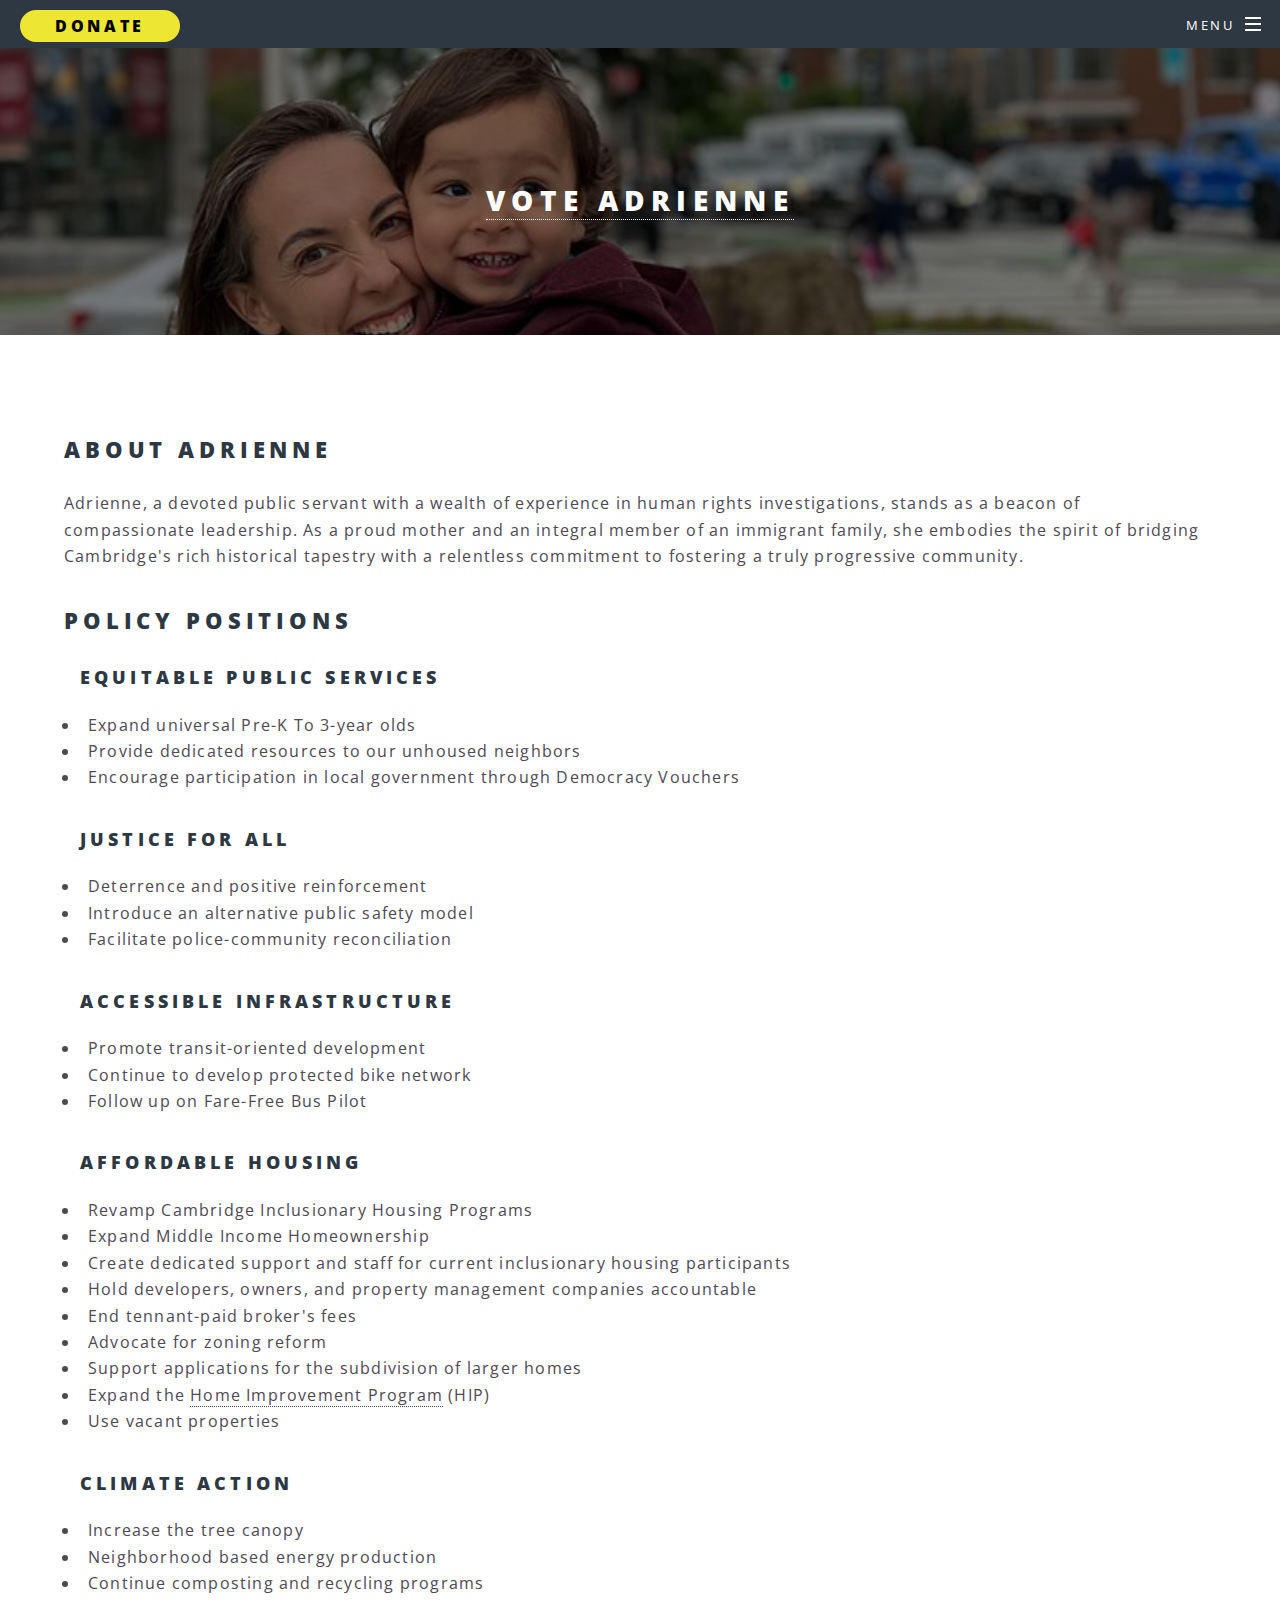
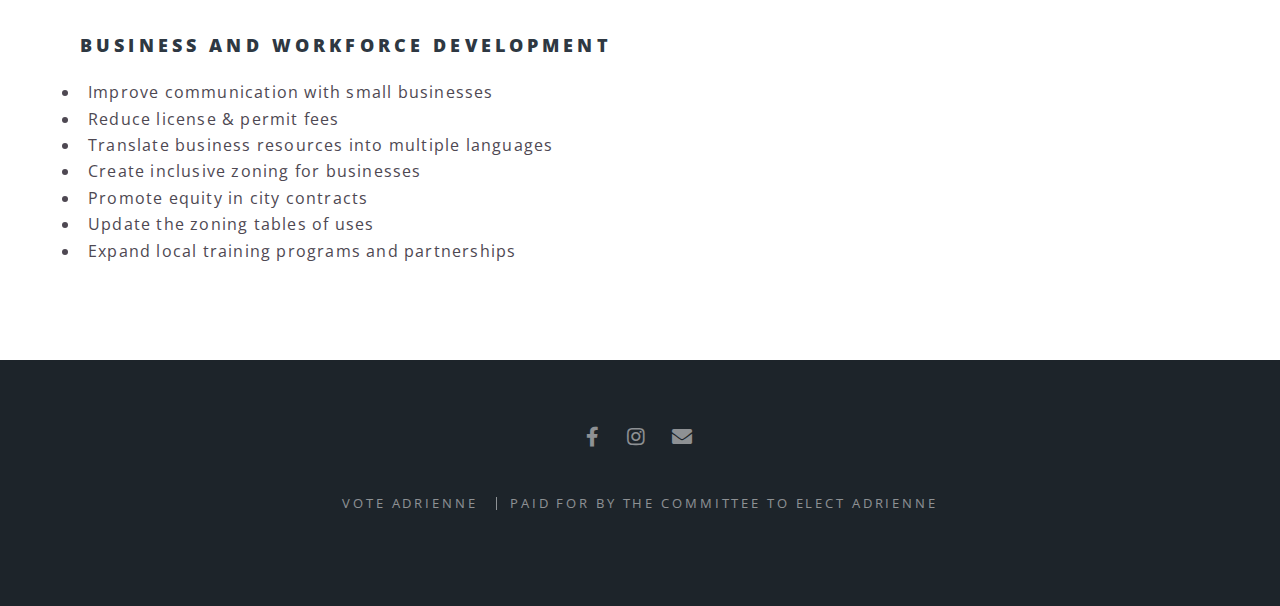
<file: platformes.html>
<!DOCTYPE HTML>
<html>

<head>
    <title>Vote Adrienne</title>
    <link rel="icon" type="image/x-icon" href="favicon.ico">
    <link rel="stylesheet" href="assets/css/main.css" />
    <link rel="stylesheet" href="assets/css/all.css" />
    <meta charset="utf-8" />
    <meta name="viewport" content="width=device-width, initial-scale=1, user-scalable=no" />
    <noscript>
        <link rel="stylesheet" href="assets/css/noscript.css" />
    </noscript>
</head>

<body class="is-preload">

    <!-- Page Wrapper -->
    <div id="page-wrapper">

        <!-- Header -->
        <header id="header">
            <h1 class="floatingDonateButton"><a href="https://secure.actblue.com/donate/voteforadrienne"
                    target="_blank">Donate</a></h1>
            <nav id="nav">
                <ul>
                    <li class="special">
                        <a href="#menu" class="menuToggle"><span>Menu</span></a>
                        <div id="menu">
                            <ul>
                                <li><a href="index.html">Home</a></li>
                                <!-- <li><a href="about.html">About Adrienne</a></li> -->
                                <li><a href="platform.html">Platform</a></li>
                                <li><a href="https://docs.google.com/forms/d/e/1FAIpQLSdn7OvZ6Ppq0x4_JFDSTRjT9TK_6gw8-2IAK-nZPK1jWlrgGg/viewform"
                                        target="_blank">Volunteer</a></li>
                                <li><a href="https://secure.actblue.com/donate/voteforadrienne"
                                        target="_blank">Donate</a></li>
                                <li><a href="index.html#email-form">Contact</a></li>
                                <li><a href="platform.html">English</a></li>
                            </ul>
                        </div>
                    </li>
                </ul>
            </nav>
        </header>
        <!-- Main -->
        <article id="main">
            <header>
                <h2><a href="index.html">Vote Adrienne</a></h2>
            </header>
            <section class="wrapper style5">
                <div class="inner">
                    <h2>About Adrienne</h2>
                    <p>Adrienne, a devoted public servant with a wealth of experience in human rights investigations,
                        stands as a beacon of
                        compassionate leadership. As a proud mother and an integral member of an immigrant family, she
                        embodies the spirit of
                        bridging Cambridge's rich historical tapestry with a relentless commitment to fostering a truly
                        progressive community.</p>
                    <h2>Policy positions</h2>
                    <ul>
                        <h3>Equitable Public Services</h3>
                        <li>Expand universal Pre-K To 3-year olds</li>
                        <li>Provide dedicated resources to our unhoused neighbors</li>
                        <li>Encourage participation in local government through Democracy Vouchers</li>
                    </ul>
                    <ul>
                        <h3>Justice for All</h3>
                        <li>Deterrence and positive reinforcement</li>
                        <li>Introduce an alternative public safety model</li>
                        <li>Facilitate police-community reconciliation</li>
                    </ul>
                    <ul>
                        <h3>Accessible Infrastructure</h3>
                        <li>Promote transit-oriented development</li>
                        <li>Continue to develop protected bike network</li>
                        <li>Follow up on Fare-Free Bus Pilot</li>
                    </ul>
                    <ul>
                        <h3>Affordable Housing</h3>
                        <li>Revamp Cambridge Inclusionary Housing Programs</li>
                        <li>Expand Middle Income Homeownership</li>
                        <li>Create dedicated support and staff for current inclusionary housing participants</li>
                        <li>Hold developers, owners, and property management companies accountable</li>
                        <li>End tennant-paid broker's fees</li>
                        <li>Advocate for zoning reform</li>
                        <li>Support applications for the subdivision of larger homes</li>
                        <li>Expand the <a
                                href="https://www.cambridgema.gov/cdd/housing/forhomeowners/hip#:~:text=To%20Apply%20for%20a%20HIP,call%20617%2D349%2D4622."
                                target="_blank">Home Improvement Program</a> (HIP)</li>
                        <li>Use vacant properties</li>
                    </ul>
                    <ul>
                        <h3>Climate Action</h3>
                        <li>Increase the tree canopy</li>
                        <li>Neighborhood based energy production</li>
                        <li>Continue composting and recycling programs</li>
                    </ul>
                    <ul>
                        <h3>Business and Workforce Development</h3>
                        <li>Improve communication with small businesses</li>
                        <li>Reduce license & permit fees</li>
                        <li>Translate business resources into multiple languages</li>
                        <li>Create inclusive zoning for businesses</li>
                        <li>Promote equity in city contracts</li>
                        <li>Update the zoning tables of uses</li>
                        <li>Expand local training programs and partnerships</li>
                    </ul>
                </div>
            </section>
        </article>

        <!-- Footer -->
        <footer id="footer">
            <ul class="icons">
                <li><a href="https://www.facebook.com/100093214454304" target="_blank"
                        class="icon brands fa-facebook-f"><span class="label">Facebook</span></a></li>
                <li><a href="https://www.instagram.com/voteadrienne/" target="_blank"
                        class="icon brands fa-instagram"><span class="label">Instagram</span></a></li>
                <li><a href="index.html#email-form" class="icon solid fa-envelope"><span class="label">Email</span></a>
                </li>
            </ul>
            <ul class="copyright">
                <li>Vote Adrienne</li>
                <li>Paid for by the Committee to Elect Adrienne</li>
            </ul>
        </footer>

    </div>

    <!-- Scripts -->
    <script src="assets/js/jquery.min.js"></script>
    <script src="assets/js/jquery.scrollex.min.js"></script>
    <script src="assets/js/jquery.scrolly.min.js"></script>
    <script src="assets/js/browser.min.js"></script>
    <script src="assets/js/breakpoints.min.js"></script>
    <script src="assets/js/util.js"></script>
    <script src="assets/js/main.js"></script>

</body>

</html>
</file>
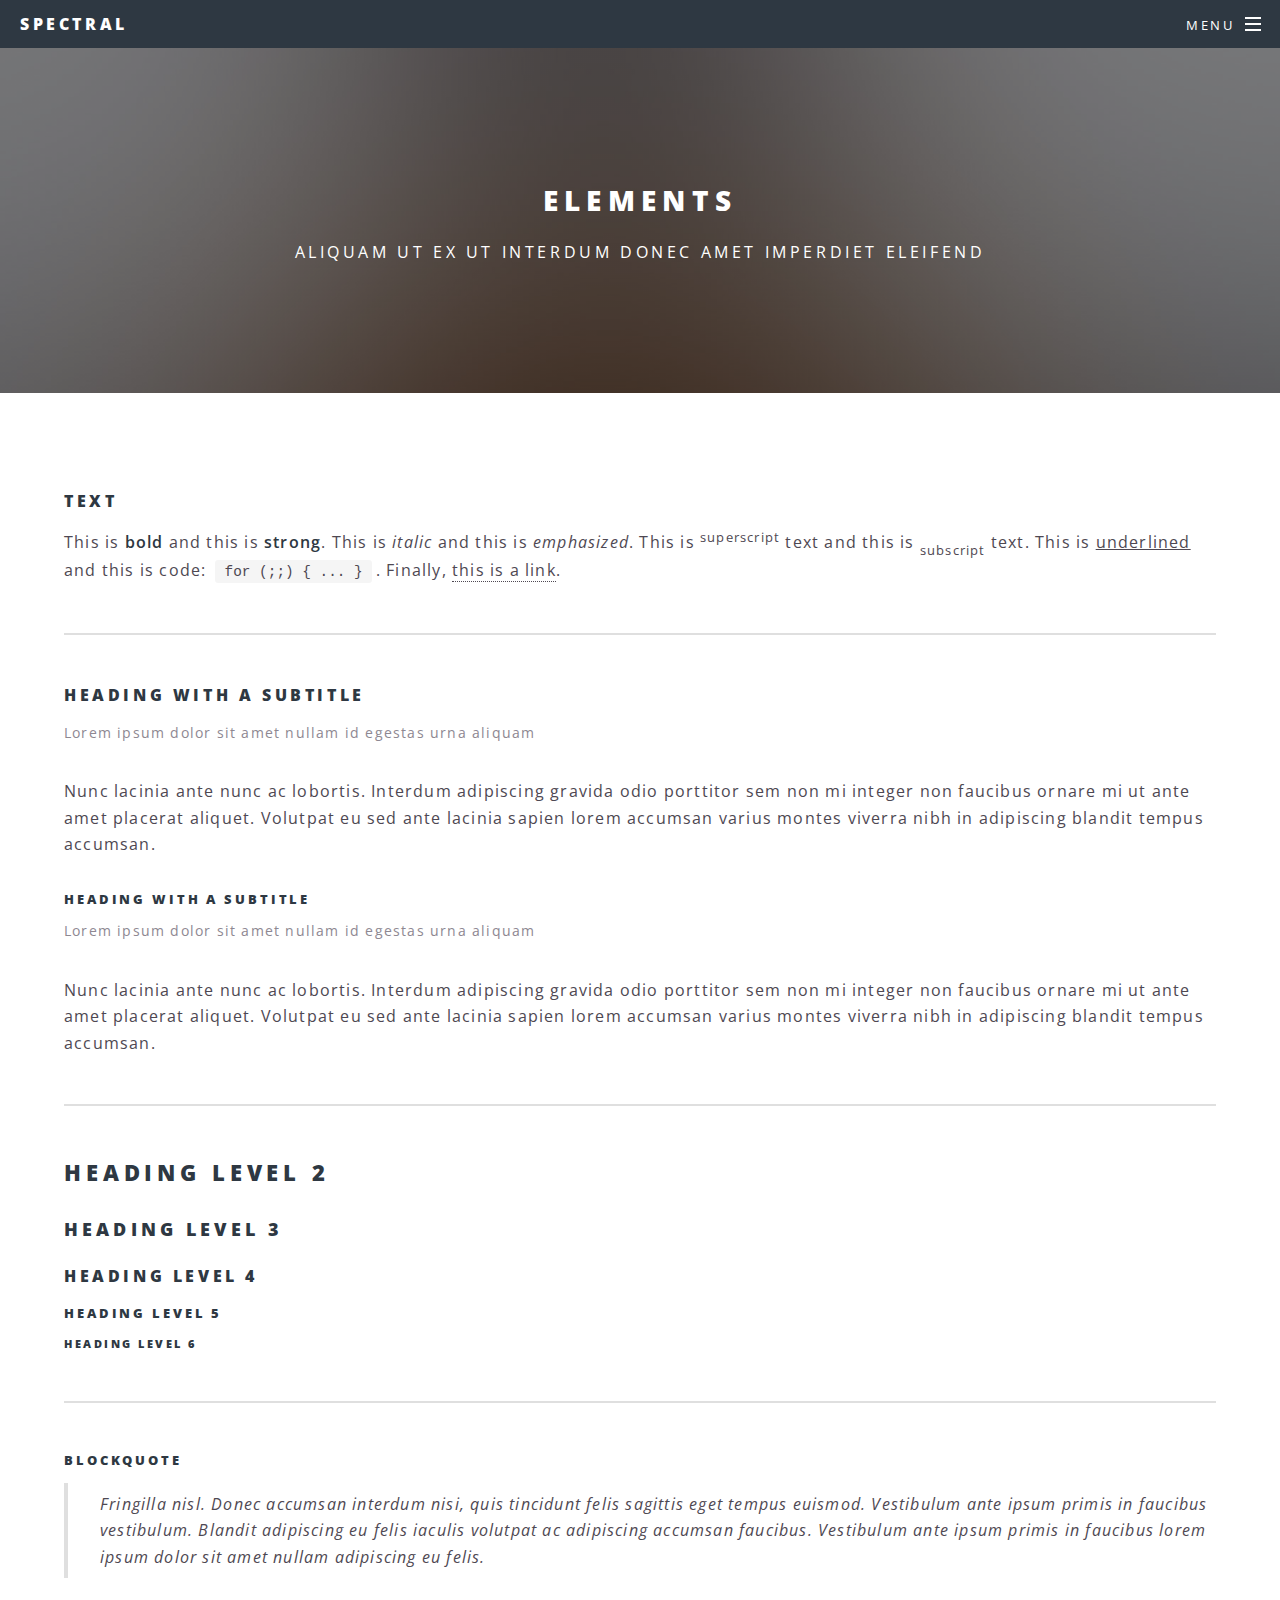
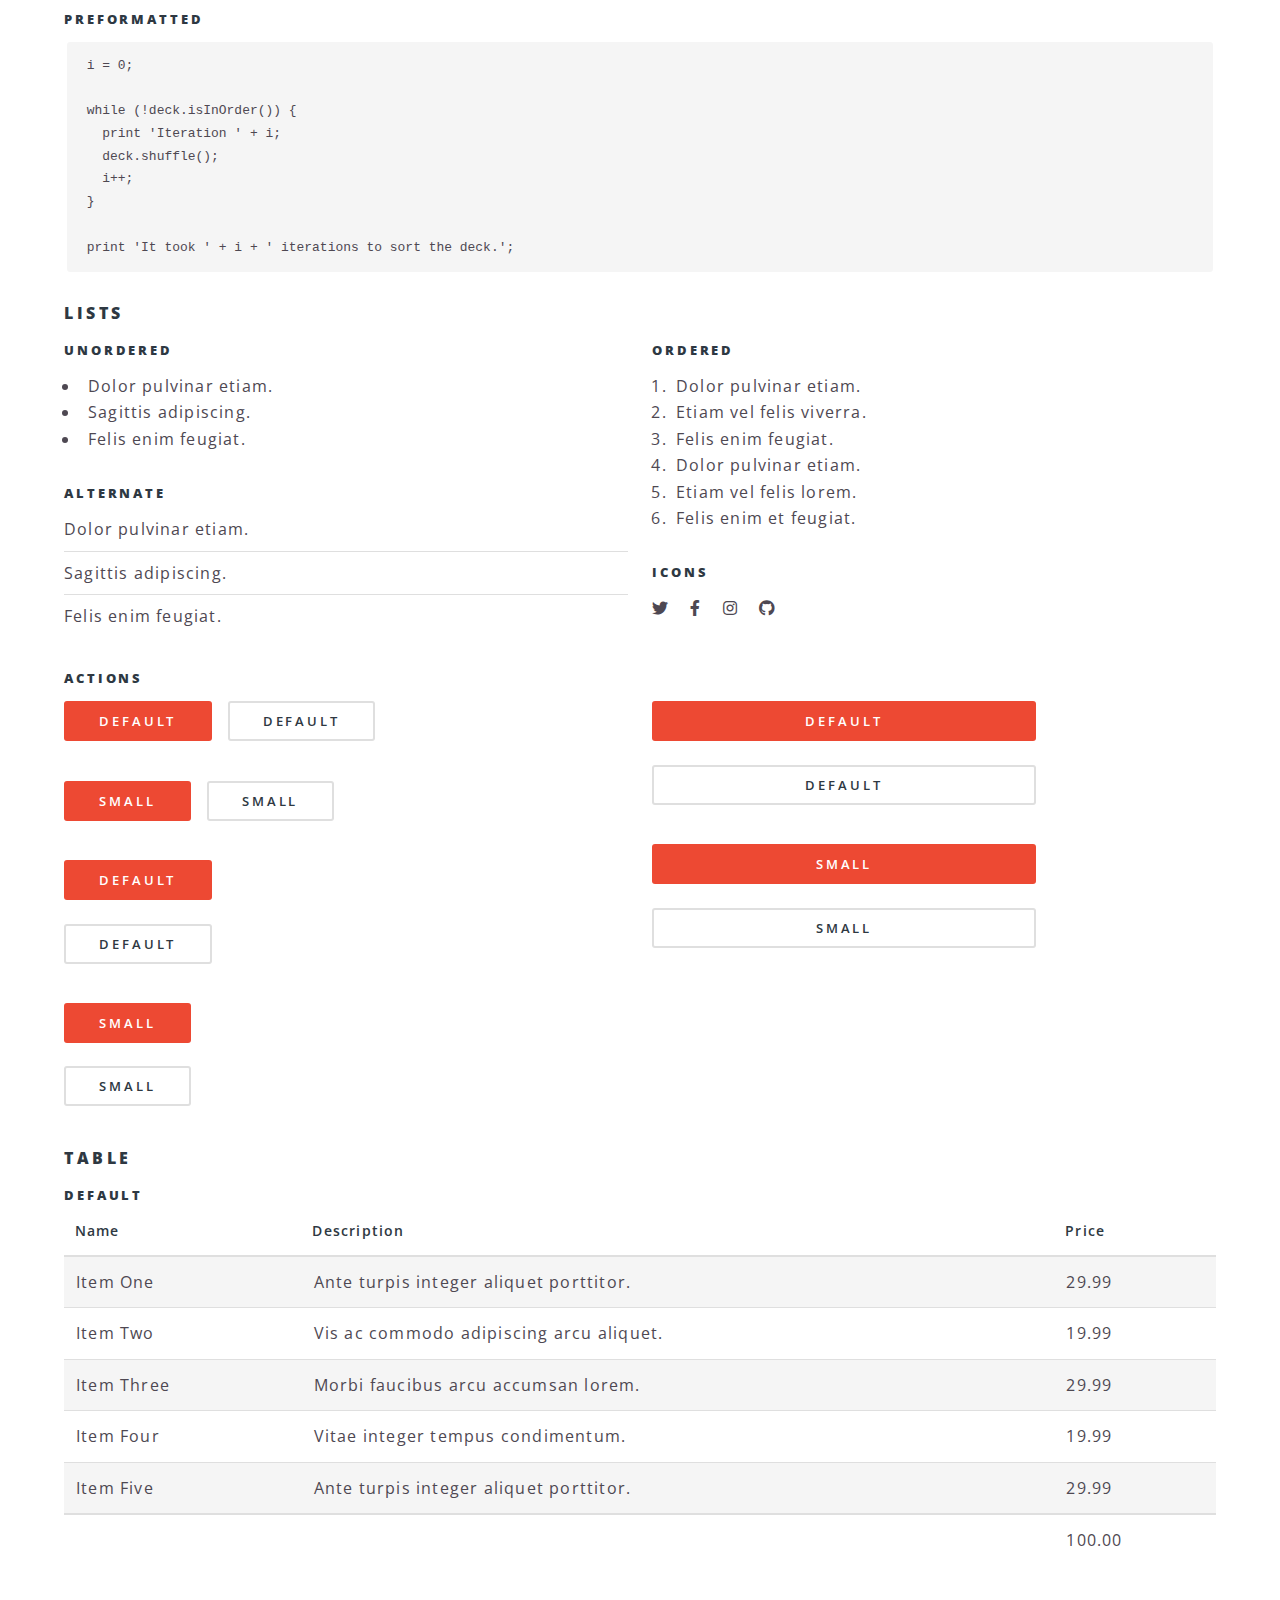
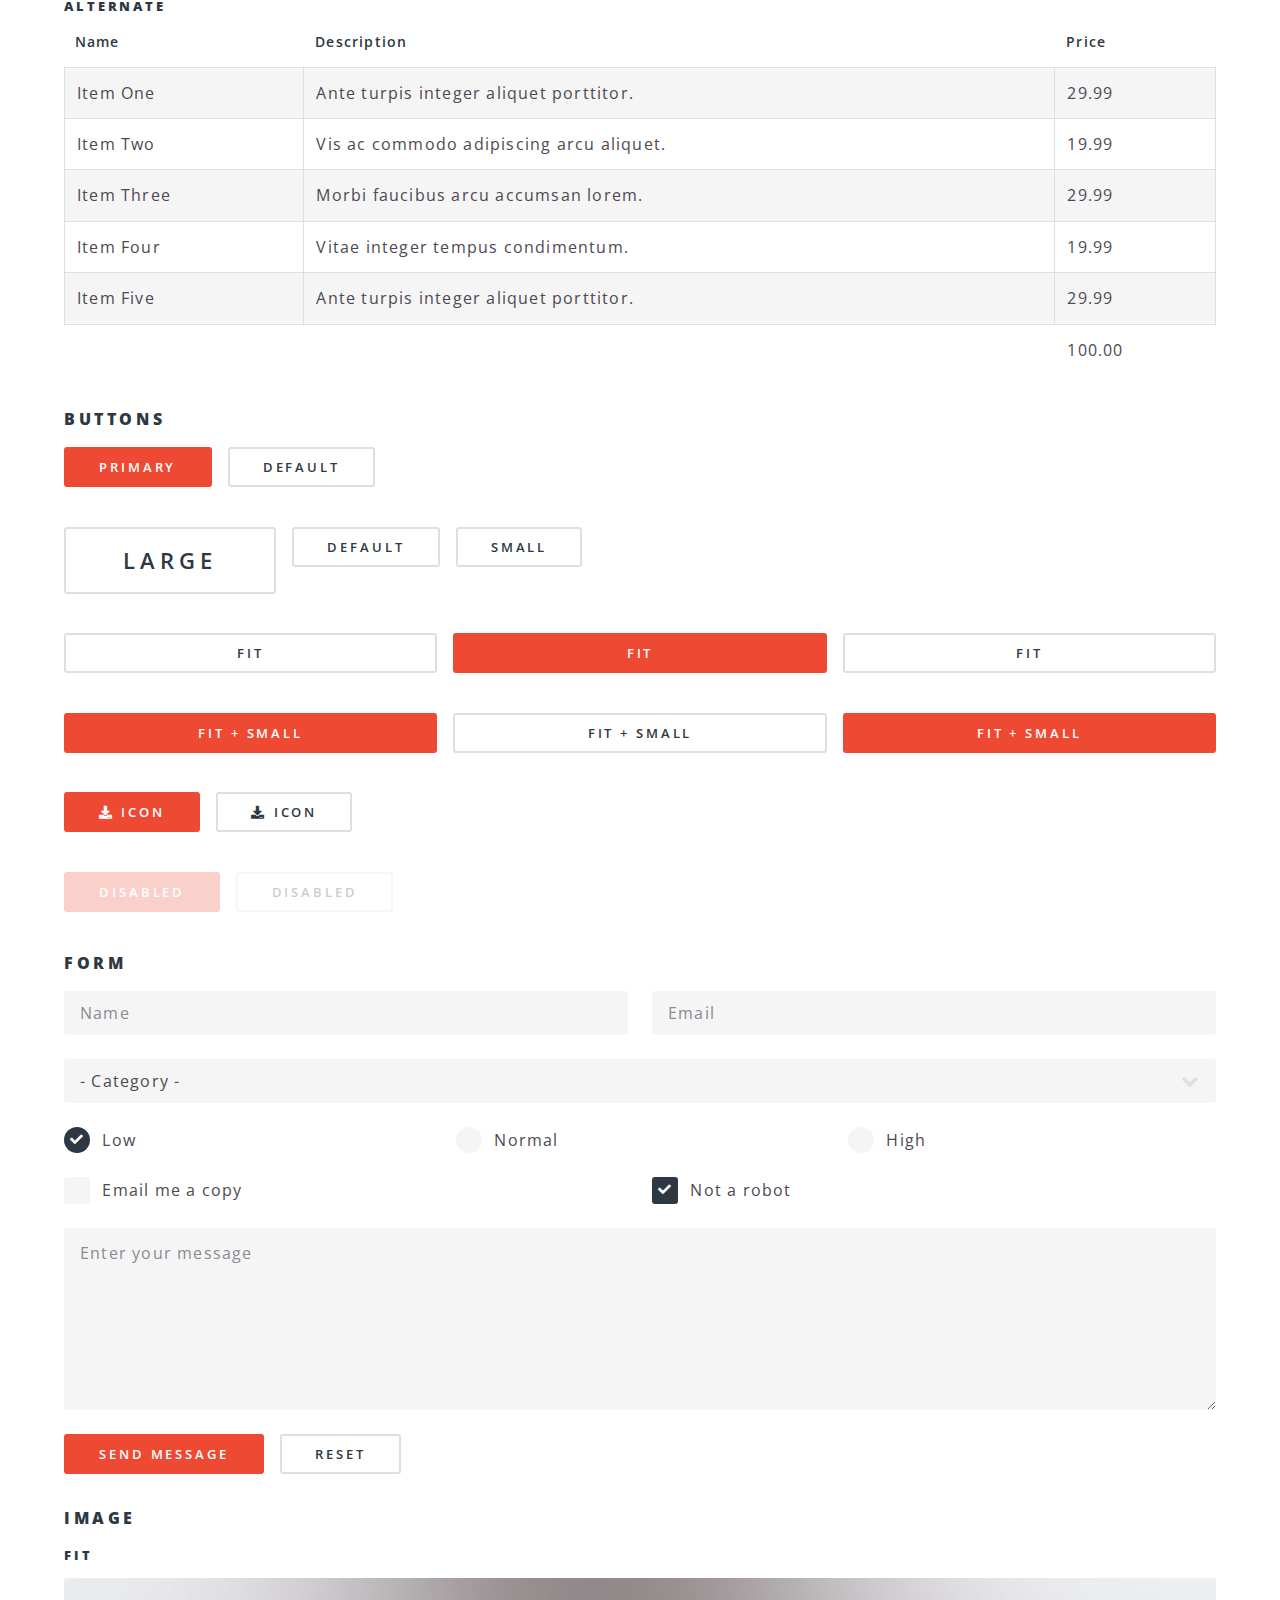
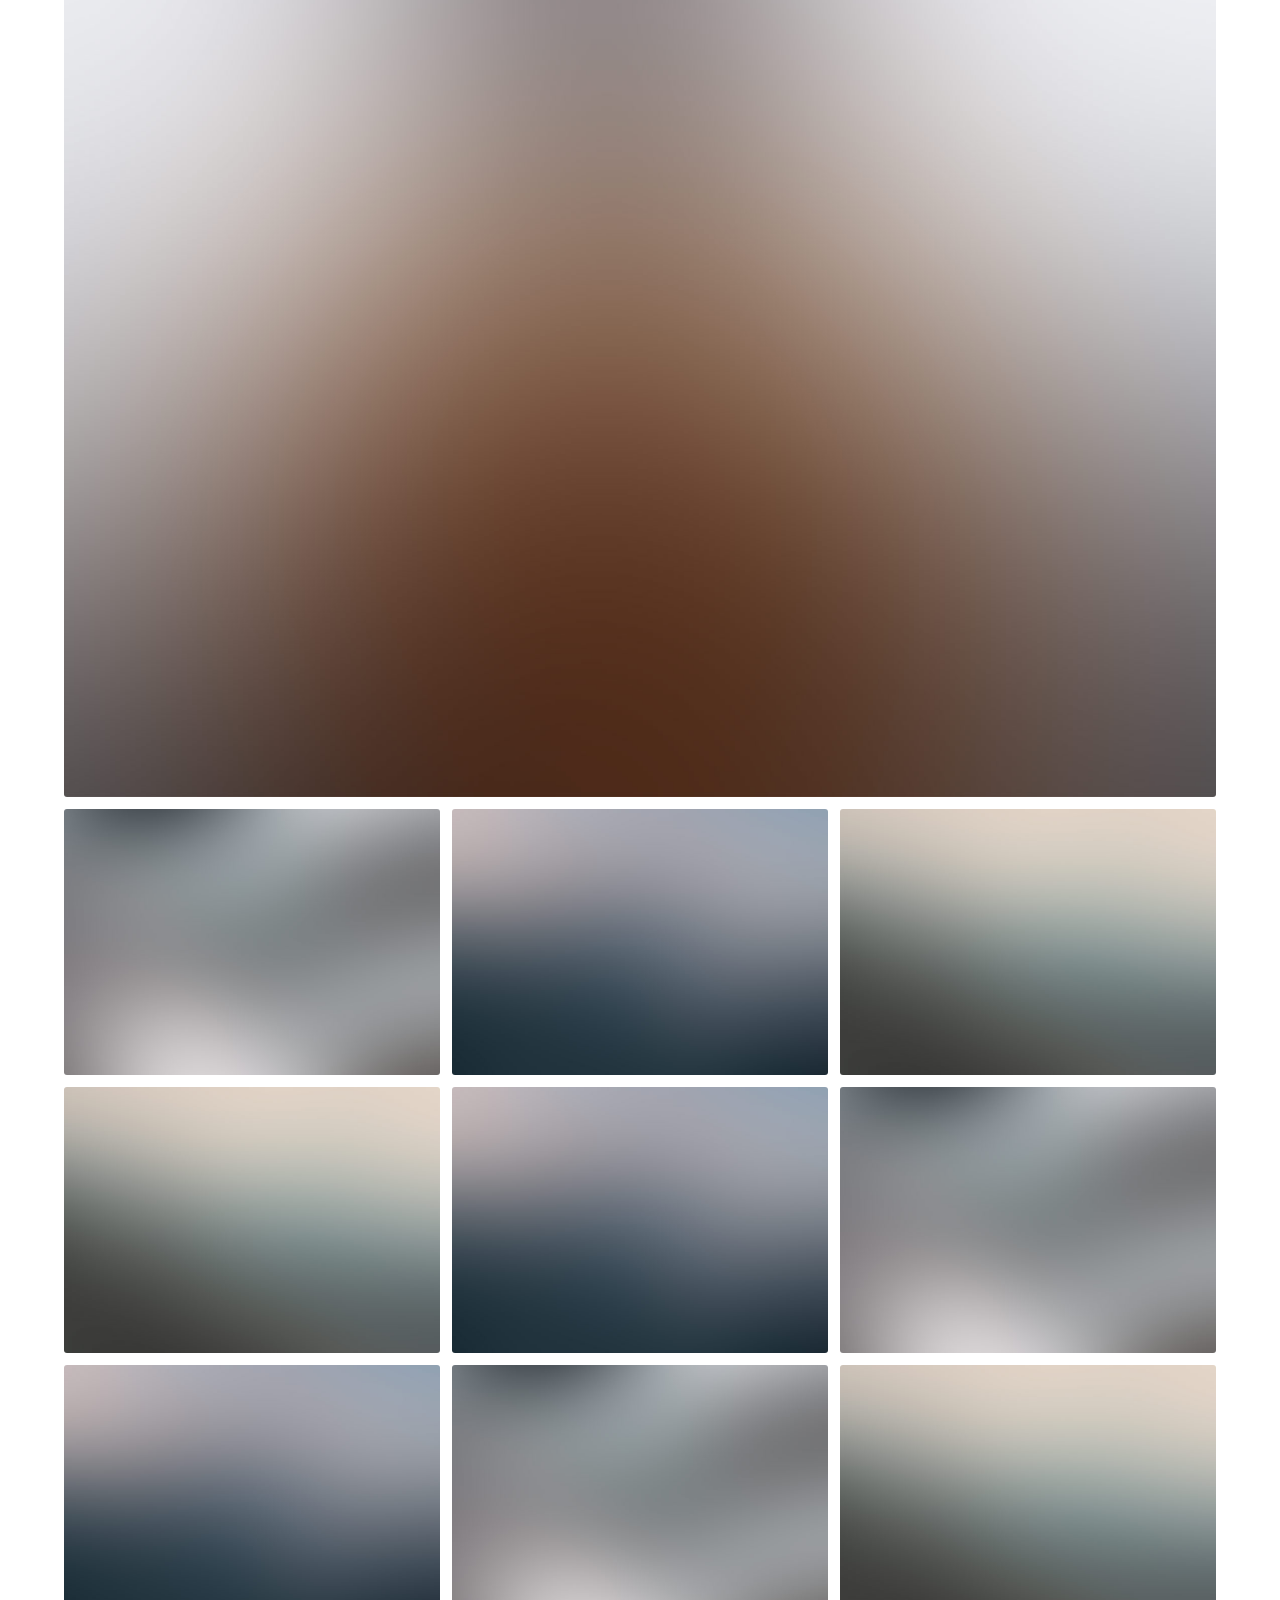
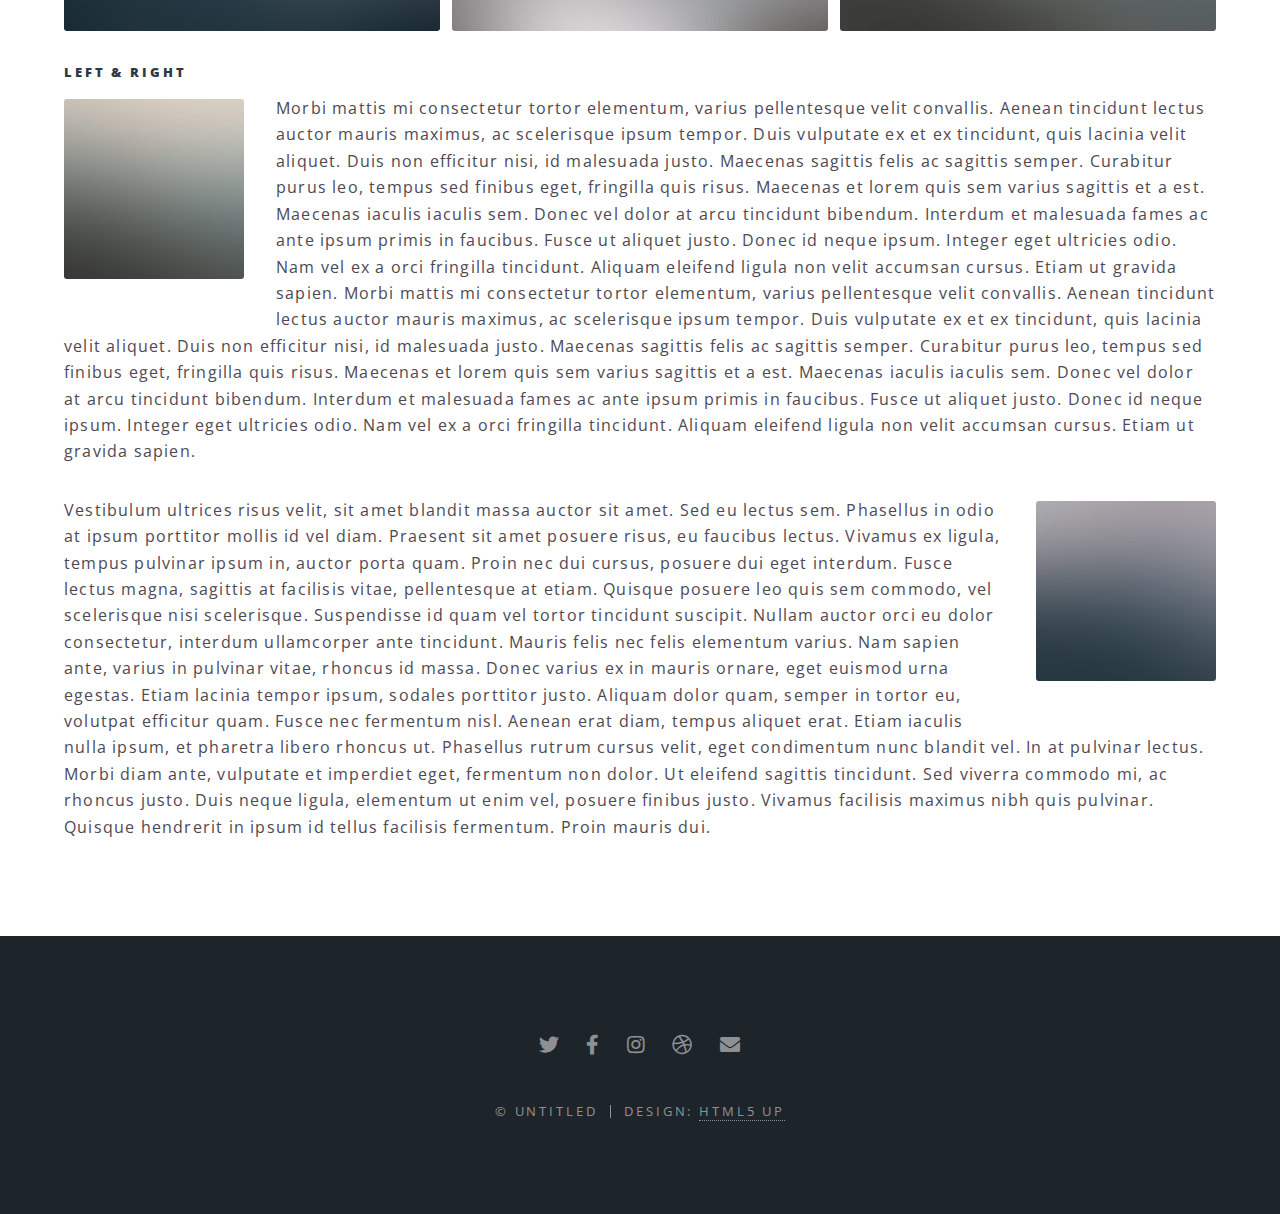
<file: html5up-spectral/elements.html>
<!DOCTYPE HTML>
<!--
	Spectral by HTML5 UP
	html5up.net | @ajlkn
	Free for personal and commercial use under the CCA 3.0 license (html5up.net/license)
-->
<html>
	<head>
		<title>Elements - Spectral by HTML5 UP</title>
		<meta charset="utf-8" />
		<meta name="viewport" content="width=device-width, initial-scale=1, user-scalable=no" />
		<link rel="stylesheet" href="assets/css/main.css" />
		<noscript><link rel="stylesheet" href="assets/css/noscript.css" /></noscript>
	</head>
	<body class="is-preload">

		<!-- Page Wrapper -->
			<div id="page-wrapper">

				<!-- Header -->
					<header id="header">
						<h1><a href="index.html">Spectral</a></h1>
						<nav id="nav">
							<ul>
								<li class="special">
									<a href="#menu" class="menuToggle"><span>Menu</span></a>
									<div id="menu">
										<ul>
											<li><a href="index.html">Home</a></li>
											<li><a href="generic.html">Generic</a></li>
											<li><a href="elements.html">Elements</a></li>
											<li><a href="#">Sign Up</a></li>
											<li><a href="#">Log In</a></li>
										</ul>
									</div>
								</li>
							</ul>
						</nav>
					</header>

				<!-- Main -->
					<article id="main">
						<header>
							<h2>Elements</h2>
							<p>Aliquam ut ex ut interdum donec amet imperdiet eleifend</p>
						</header>
						<section class="wrapper style5">
							<div class="inner">

								<section>
									<h4>Text</h4>
									<p>This is <b>bold</b> and this is <strong>strong</strong>. This is <i>italic</i> and this is <em>emphasized</em>.
									This is <sup>superscript</sup> text and this is <sub>subscript</sub> text.
									This is <u>underlined</u> and this is code: <code>for (;;) { ... }</code>. Finally, <a href="#">this is a link</a>.</p>
									<hr />
									<header>
										<h4>Heading with a Subtitle</h4>
										<p>Lorem ipsum dolor sit amet nullam id egestas urna aliquam</p>
									</header>
									<p>Nunc lacinia ante nunc ac lobortis. Interdum adipiscing gravida odio porttitor sem non mi integer non faucibus ornare mi ut ante amet placerat aliquet. Volutpat eu sed ante lacinia sapien lorem accumsan varius montes viverra nibh in adipiscing blandit tempus accumsan.</p>
									<header>
										<h5>Heading with a Subtitle</h5>
										<p>Lorem ipsum dolor sit amet nullam id egestas urna aliquam</p>
									</header>
									<p>Nunc lacinia ante nunc ac lobortis. Interdum adipiscing gravida odio porttitor sem non mi integer non faucibus ornare mi ut ante amet placerat aliquet. Volutpat eu sed ante lacinia sapien lorem accumsan varius montes viverra nibh in adipiscing blandit tempus accumsan.</p>
									<hr />
									<h2>Heading Level 2</h2>
									<h3>Heading Level 3</h3>
									<h4>Heading Level 4</h4>
									<h5>Heading Level 5</h5>
									<h6>Heading Level 6</h6>
									<hr />
									<h5>Blockquote</h5>
									<blockquote>Fringilla nisl. Donec accumsan interdum nisi, quis tincidunt felis sagittis eget tempus euismod. Vestibulum ante ipsum primis in faucibus vestibulum. Blandit adipiscing eu felis iaculis volutpat ac adipiscing accumsan faucibus. Vestibulum ante ipsum primis in faucibus lorem ipsum dolor sit amet nullam adipiscing eu felis.</blockquote>
									<h5>Preformatted</h5>
									<pre><code>i = 0;

while (!deck.isInOrder()) {
  print 'Iteration ' + i;
  deck.shuffle();
  i++;
}

print 'It took ' + i + ' iterations to sort the deck.';</code></pre>
								</section>

								<section>
									<h4>Lists</h4>
									<div class="row">
										<div class="col-6 col-12-medium">
											<h5>Unordered</h5>
											<ul>
												<li>Dolor pulvinar etiam.</li>
												<li>Sagittis adipiscing.</li>
												<li>Felis enim feugiat.</li>
											</ul>
											<h5>Alternate</h5>
											<ul class="alt">
												<li>Dolor pulvinar etiam.</li>
												<li>Sagittis adipiscing.</li>
												<li>Felis enim feugiat.</li>
											</ul>
										</div>
										<div class="col-6 col-12-medium">
											<h5>Ordered</h5>
											<ol>
												<li>Dolor pulvinar etiam.</li>
												<li>Etiam vel felis viverra.</li>
												<li>Felis enim feugiat.</li>
												<li>Dolor pulvinar etiam.</li>
												<li>Etiam vel felis lorem.</li>
												<li>Felis enim et feugiat.</li>
											</ol>
											<h5>Icons</h5>
											<ul class="icons">
												<li><a href="#" class="icon brands fa-twitter"><span class="label">Twitter</span></a></li>
												<li><a href="#" class="icon brands fa-facebook-f"><span class="label">Facebook</span></a></li>
												<li><a href="#" class="icon brands fa-instagram"><span class="label">Instagram</span></a></li>
												<li><a href="#" class="icon brands fa-github"><span class="label">Github</span></a></li>
											</ul>
										</div>
									</div>
									<h5>Actions</h5>
									<div class="row">
										<div class="col-6 col-12-medium">
											<ul class="actions">
												<li><a href="#" class="button primary">Default</a></li>
												<li><a href="#" class="button">Default</a></li>
											</ul>
											<ul class="actions small">
												<li><a href="#" class="button primary small">Small</a></li>
												<li><a href="#" class="button small">Small</a></li>
											</ul>
											<ul class="actions stacked">
												<li><a href="#" class="button primary">Default</a></li>
												<li><a href="#" class="button">Default</a></li>
											</ul>
											<ul class="actions stacked">
												<li><a href="#" class="button primary small">Small</a></li>
												<li><a href="#" class="button small">Small</a></li>
											</ul>
										</div>
										<div class="col-6 col-12-medium">
											<ul class="actions stacked">
												<li><a href="#" class="button primary fit">Default</a></li>
												<li><a href="#" class="button fit">Default</a></li>
											</ul>
											<ul class="actions stacked">
												<li><a href="#" class="button primary small fit">Small</a></li>
												<li><a href="#" class="button small fit">Small</a></li>
											</ul>
										</div>
									</div>
								</section>

								<section>
									<h4>Table</h4>
									<h5>Default</h5>
									<div class="table-wrapper">
										<table>
											<thead>
												<tr>
													<th>Name</th>
													<th>Description</th>
													<th>Price</th>
												</tr>
											</thead>
											<tbody>
												<tr>
													<td>Item One</td>
													<td>Ante turpis integer aliquet porttitor.</td>
													<td>29.99</td>
												</tr>
												<tr>
													<td>Item Two</td>
													<td>Vis ac commodo adipiscing arcu aliquet.</td>
													<td>19.99</td>
												</tr>
												<tr>
													<td>Item Three</td>
													<td> Morbi faucibus arcu accumsan lorem.</td>
													<td>29.99</td>
												</tr>
												<tr>
													<td>Item Four</td>
													<td>Vitae integer tempus condimentum.</td>
													<td>19.99</td>
												</tr>
												<tr>
													<td>Item Five</td>
													<td>Ante turpis integer aliquet porttitor.</td>
													<td>29.99</td>
												</tr>
											</tbody>
											<tfoot>
												<tr>
													<td colspan="2"></td>
													<td>100.00</td>
												</tr>
											</tfoot>
										</table>
									</div>

									<h5>Alternate</h5>
									<div class="table-wrapper">
										<table class="alt">
											<thead>
												<tr>
													<th>Name</th>
													<th>Description</th>
													<th>Price</th>
												</tr>
											</thead>
											<tbody>
												<tr>
													<td>Item One</td>
													<td>Ante turpis integer aliquet porttitor.</td>
													<td>29.99</td>
												</tr>
												<tr>
													<td>Item Two</td>
													<td>Vis ac commodo adipiscing arcu aliquet.</td>
													<td>19.99</td>
												</tr>
												<tr>
													<td>Item Three</td>
													<td> Morbi faucibus arcu accumsan lorem.</td>
													<td>29.99</td>
												</tr>
												<tr>
													<td>Item Four</td>
													<td>Vitae integer tempus condimentum.</td>
													<td>19.99</td>
												</tr>
												<tr>
													<td>Item Five</td>
													<td>Ante turpis integer aliquet porttitor.</td>
													<td>29.99</td>
												</tr>
											</tbody>
											<tfoot>
												<tr>
													<td colspan="2"></td>
													<td>100.00</td>
												</tr>
											</tfoot>
										</table>
									</div>
								</section>

								<section>
									<h4>Buttons</h4>
									<ul class="actions">
										<li><a href="#" class="button primary">Primary</a></li>
										<li><a href="#" class="button">Default</a></li>
									</ul>
									<ul class="actions">
										<li><a href="#" class="button large">Large</a></li>
										<li><a href="#" class="button">Default</a></li>
										<li><a href="#" class="button small">Small</a></li>
									</ul>
									<ul class="actions fit">
										<li><a href="#" class="button fit">Fit</a></li>
										<li><a href="#" class="button primary fit">Fit</a></li>
										<li><a href="#" class="button fit">Fit</a></li>
									</ul>
									<ul class="actions fit small">
										<li><a href="#" class="button primary fit small">Fit + Small</a></li>
										<li><a href="#" class="button fit small">Fit + Small</a></li>
										<li><a href="#" class="button primary fit small">Fit + Small</a></li>
									</ul>
									<ul class="actions">
										<li><a href="#" class="button primary icon solid fa-download">Icon</a></li>
										<li><a href="#" class="button icon solid fa-download">Icon</a></li>
									</ul>
									<ul class="actions">
										<li><span class="button primary disabled">Disabled</span></li>
										<li><span class="button disabled">Disabled</span></li>
									</ul>
								</section>

								<section>
									<h4>Form</h4>
									<form method="post" action="#">
										<div class="row gtr-uniform">
											<div class="col-6 col-12-xsmall">
												<input type="text" name="demo-name" id="demo-name" value="" placeholder="Name" />
											</div>
											<div class="col-6 col-12-xsmall">
												<input type="email" name="demo-email" id="demo-email" value="" placeholder="Email" />
											</div>
											<div class="col-12">
												<select name="demo-category" id="demo-category">
													<option value="">- Category -</option>
													<option value="1">Manufacturing</option>
													<option value="1">Shipping</option>
													<option value="1">Administration</option>
													<option value="1">Human Resources</option>
												</select>
											</div>
											<div class="col-4 col-12-small">
												<input type="radio" id="demo-priority-low" name="demo-priority" checked>
												<label for="demo-priority-low">Low</label>
											</div>
											<div class="col-4 col-12-small">
												<input type="radio" id="demo-priority-normal" name="demo-priority">
												<label for="demo-priority-normal">Normal</label>
											</div>
											<div class="col-4 col-12-small">
												<input type="radio" id="demo-priority-high" name="demo-priority">
												<label for="demo-priority-high">High</label>
											</div>
											<div class="col-6 col-12-small">
												<input type="checkbox" id="demo-copy" name="demo-copy">
												<label for="demo-copy">Email me a copy</label>
											</div>
											<div class="col-6 col-12-small">
												<input type="checkbox" id="demo-human" name="demo-human" checked>
												<label for="demo-human">Not a robot</label>
											</div>
											<div class="col-12">
												<textarea name="demo-message" id="demo-message" placeholder="Enter your message" rows="6"></textarea>
											</div>
											<div class="col-12">
												<ul class="actions">
													<li><input type="submit" value="Send Message" class="primary" /></li>
													<li><input type="reset" value="Reset" /></li>
												</ul>
											</div>
										</div>
									</form>
								</section>

								<section>
									<h4>Image</h4>
									<h5>Fit</h5>
									<div class="box alt">
										<div class="row gtr-50 gtr-uniform">
											<div class="col-12"><span class="image fit"><img src="images/banner.jpg" alt="" /></span></div>
											<div class="col-4"><span class="image fit"><img src="images/pic01.jpg" alt="" /></span></div>
											<div class="col-4"><span class="image fit"><img src="images/pic02.jpg" alt="" /></span></div>
											<div class="col-4"><span class="image fit"><img src="images/pic03.jpg" alt="" /></span></div>
											<div class="col-4"><span class="image fit"><img src="images/pic03.jpg" alt="" /></span></div>
											<div class="col-4"><span class="image fit"><img src="images/pic02.jpg" alt="" /></span></div>
											<div class="col-4"><span class="image fit"><img src="images/pic01.jpg" alt="" /></span></div>
											<div class="col-4"><span class="image fit"><img src="images/pic02.jpg" alt="" /></span></div>
											<div class="col-4"><span class="image fit"><img src="images/pic01.jpg" alt="" /></span></div>
											<div class="col-4"><span class="image fit"><img src="images/pic03.jpg" alt="" /></span></div>
										</div>
									</div>
									<h5>Left &amp; Right</h5>
									<p><span class="image left"><img src="images/pic04.jpg" alt="" /></span>Morbi mattis mi consectetur tortor elementum, varius pellentesque velit convallis. Aenean tincidunt lectus auctor mauris maximus, ac scelerisque ipsum tempor. Duis vulputate ex et ex tincidunt, quis lacinia velit aliquet. Duis non efficitur nisi, id malesuada justo. Maecenas sagittis felis ac sagittis semper. Curabitur purus leo, tempus sed finibus eget, fringilla quis risus. Maecenas et lorem quis sem varius sagittis et a est. Maecenas iaculis iaculis sem. Donec vel dolor at arcu tincidunt bibendum. Interdum et malesuada fames ac ante ipsum primis in faucibus. Fusce ut aliquet justo. Donec id neque ipsum. Integer eget ultricies odio. Nam vel ex a orci fringilla tincidunt. Aliquam eleifend ligula non velit accumsan cursus. Etiam ut gravida sapien. Morbi mattis mi consectetur tortor elementum, varius pellentesque velit convallis. Aenean tincidunt lectus auctor mauris maximus, ac scelerisque ipsum tempor. Duis vulputate ex et ex tincidunt, quis lacinia velit aliquet. Duis non efficitur nisi, id malesuada justo. Maecenas sagittis felis ac sagittis semper. Curabitur purus leo, tempus sed finibus eget, fringilla quis risus. Maecenas et lorem quis sem varius sagittis et a est. Maecenas iaculis iaculis sem. Donec vel dolor at arcu tincidunt bibendum. Interdum et malesuada fames ac ante ipsum primis in faucibus. Fusce ut aliquet justo. Donec id neque ipsum. Integer eget ultricies odio. Nam vel ex a orci fringilla tincidunt. Aliquam eleifend ligula non velit accumsan cursus. Etiam ut gravida sapien.</p>
									<p><span class="image right"><img src="images/pic05.jpg" alt="" /></span>Vestibulum ultrices risus velit, sit amet blandit massa auctor sit amet. Sed eu lectus sem. Phasellus in odio at ipsum porttitor mollis id vel diam. Praesent sit amet posuere risus, eu faucibus lectus. Vivamus ex ligula, tempus pulvinar ipsum in, auctor porta quam. Proin nec dui cursus, posuere dui eget interdum. Fusce lectus magna, sagittis at facilisis vitae, pellentesque at etiam. Quisque posuere leo quis sem commodo, vel scelerisque nisi scelerisque. Suspendisse id quam vel tortor tincidunt suscipit. Nullam auctor orci eu dolor consectetur, interdum ullamcorper ante tincidunt. Mauris felis nec felis elementum varius. Nam sapien ante, varius in pulvinar vitae, rhoncus id massa. Donec varius ex in mauris ornare, eget euismod urna egestas. Etiam lacinia tempor ipsum, sodales porttitor justo. Aliquam dolor quam, semper in tortor eu, volutpat efficitur quam. Fusce nec fermentum nisl. Aenean erat diam, tempus aliquet erat. Etiam iaculis nulla ipsum, et pharetra libero rhoncus ut. Phasellus rutrum cursus velit, eget condimentum nunc blandit vel. In at pulvinar lectus. Morbi diam ante, vulputate et imperdiet eget, fermentum non dolor. Ut eleifend sagittis tincidunt. Sed viverra commodo mi, ac rhoncus justo. Duis neque ligula, elementum ut enim vel, posuere finibus justo. Vivamus facilisis maximus nibh quis pulvinar. Quisque hendrerit in ipsum id tellus facilisis fermentum. Proin mauris dui.</p>
								</section>

							</div>
						</section>
					</article>

				<!-- Footer -->
					<footer id="footer">
						<ul class="icons">
							<li><a href="#" class="icon brands fa-twitter"><span class="label">Twitter</span></a></li>
							<li><a href="#" class="icon brands fa-facebook-f"><span class="label">Facebook</span></a></li>
							<li><a href="#" class="icon brands fa-instagram"><span class="label">Instagram</span></a></li>
							<li><a href="#" class="icon brands fa-dribbble"><span class="label">Dribbble</span></a></li>
							<li><a href="#" class="icon solid fa-envelope"><span class="label">Email</span></a></li>
						</ul>
						<ul class="copyright">
							<li>&copy; Untitled</li><li>Design: <a href="http://html5up.net">HTML5 UP</a></li>
						</ul>
					</footer>

			</div>

		<!-- Scripts -->
			<script src="assets/js/jquery.min.js"></script>
			<script src="assets/js/jquery.scrollex.min.js"></script>
			<script src="assets/js/jquery.scrolly.min.js"></script>
			<script src="assets/js/browser.min.js"></script>
			<script src="assets/js/breakpoints.min.js"></script>
			<script src="assets/js/util.js"></script>
			<script src="assets/js/main.js"></script>

	</body>
</html>
</file>
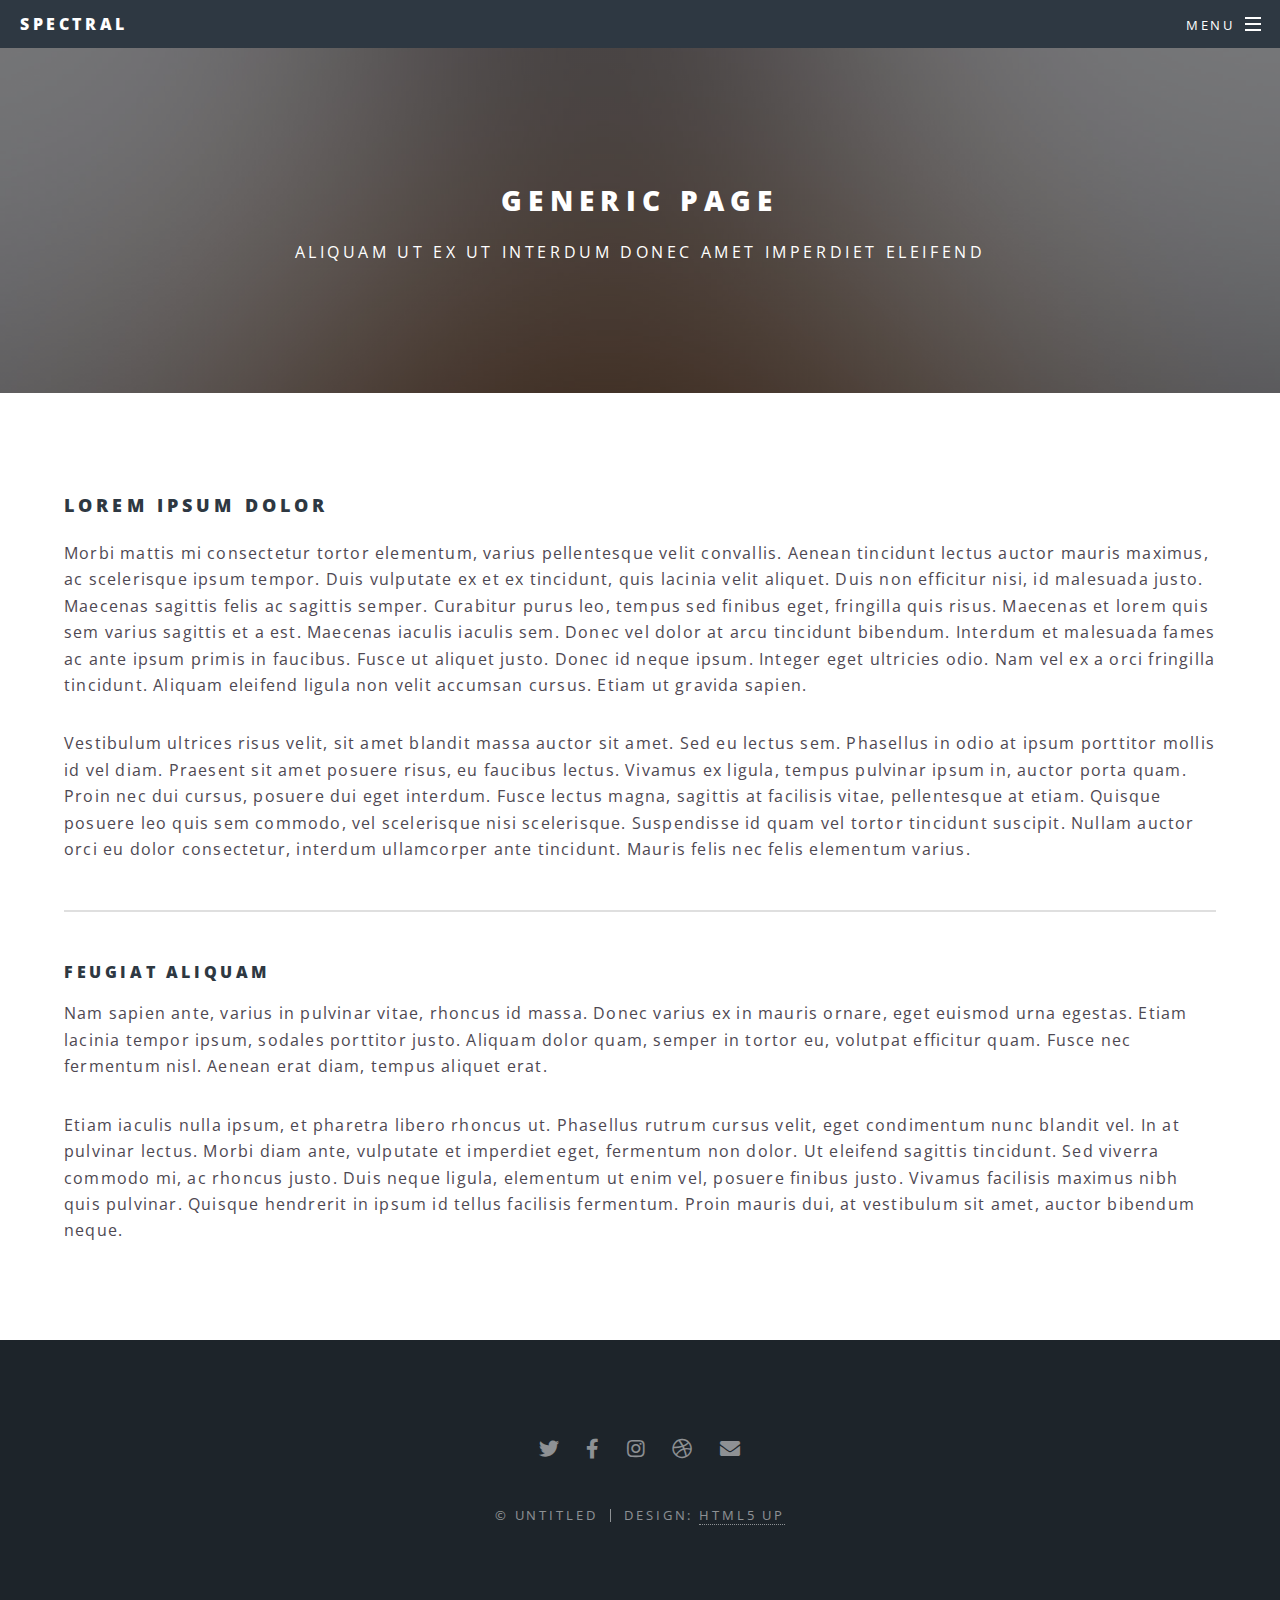
<file: html5up-spectral/generic.html>
<!DOCTYPE HTML>
<!--
	Spectral by HTML5 UP
	html5up.net | @ajlkn
	Free for personal and commercial use under the CCA 3.0 license (html5up.net/license)
-->
<html>
	<head>
		<title>Generic - Spectral by HTML5 UP</title>
		<meta charset="utf-8" />
		<meta name="viewport" content="width=device-width, initial-scale=1, user-scalable=no" />
		<link rel="stylesheet" href="assets/css/main.css" />
		<noscript><link rel="stylesheet" href="assets/css/noscript.css" /></noscript>
	</head>
	<body class="is-preload">

		<!-- Page Wrapper -->
			<div id="page-wrapper">

				<!-- Header -->
					<header id="header">
						<h1><a href="index.html">Spectral</a></h1>
						<nav id="nav">
							<ul>
								<li class="special">
									<a href="#menu" class="menuToggle"><span>Menu</span></a>
									<div id="menu">
										<ul>
											<li><a href="index.html">Home</a></li>
											<li><a href="generic.html">Generic</a></li>
											<li><a href="elements.html">Elements</a></li>
											<li><a href="#">Sign Up</a></li>
											<li><a href="#">Log In</a></li>
										</ul>
									</div>
								</li>
							</ul>
						</nav>
					</header>

				<!-- Main -->
					<article id="main">
						<header>
							<h2>Generic Page</h2>
							<p>Aliquam ut ex ut interdum donec amet imperdiet eleifend</p>
						</header>
						<section class="wrapper style5">
							<div class="inner">

								<h3>Lorem ipsum dolor</h3>
								<p>Morbi mattis mi consectetur tortor elementum, varius pellentesque velit convallis. Aenean tincidunt lectus auctor mauris maximus, ac scelerisque ipsum tempor. Duis vulputate ex et ex tincidunt, quis lacinia velit aliquet. Duis non efficitur nisi, id malesuada justo. Maecenas sagittis felis ac sagittis semper. Curabitur purus leo, tempus sed finibus eget, fringilla quis risus. Maecenas et lorem quis sem varius sagittis et a est. Maecenas iaculis iaculis sem. Donec vel dolor at arcu tincidunt bibendum. Interdum et malesuada fames ac ante ipsum primis in faucibus. Fusce ut aliquet justo. Donec id neque ipsum. Integer eget ultricies odio. Nam vel ex a orci fringilla tincidunt. Aliquam eleifend ligula non velit accumsan cursus. Etiam ut gravida sapien.</p>

								<p>Vestibulum ultrices risus velit, sit amet blandit massa auctor sit amet. Sed eu lectus sem. Phasellus in odio at ipsum porttitor mollis id vel diam. Praesent sit amet posuere risus, eu faucibus lectus. Vivamus ex ligula, tempus pulvinar ipsum in, auctor porta quam. Proin nec dui cursus, posuere dui eget interdum. Fusce lectus magna, sagittis at facilisis vitae, pellentesque at etiam. Quisque posuere leo quis sem commodo, vel scelerisque nisi scelerisque. Suspendisse id quam vel tortor tincidunt suscipit. Nullam auctor orci eu dolor consectetur, interdum ullamcorper ante tincidunt. Mauris felis nec felis elementum varius.</p>

								<hr />

								<h4>Feugiat aliquam</h4>
								<p>Nam sapien ante, varius in pulvinar vitae, rhoncus id massa. Donec varius ex in mauris ornare, eget euismod urna egestas. Etiam lacinia tempor ipsum, sodales porttitor justo. Aliquam dolor quam, semper in tortor eu, volutpat efficitur quam. Fusce nec fermentum nisl. Aenean erat diam, tempus aliquet erat.</p>

								<p>Etiam iaculis nulla ipsum, et pharetra libero rhoncus ut. Phasellus rutrum cursus velit, eget condimentum nunc blandit vel. In at pulvinar lectus. Morbi diam ante, vulputate et imperdiet eget, fermentum non dolor. Ut eleifend sagittis tincidunt. Sed viverra commodo mi, ac rhoncus justo. Duis neque ligula, elementum ut enim vel, posuere finibus justo. Vivamus facilisis maximus nibh quis pulvinar. Quisque hendrerit in ipsum id tellus facilisis fermentum. Proin mauris dui, at vestibulum sit amet, auctor bibendum neque.</p>

							</div>
						</section>
					</article>

				<!-- Footer -->
					<footer id="footer">
						<ul class="icons">
							<li><a href="#" class="icon brands fa-twitter"><span class="label">Twitter</span></a></li>
							<li><a href="#" class="icon brands fa-facebook-f"><span class="label">Facebook</span></a></li>
							<li><a href="#" class="icon brands fa-instagram"><span class="label">Instagram</span></a></li>
							<li><a href="#" class="icon brands fa-dribbble"><span class="label">Dribbble</span></a></li>
							<li><a href="#" class="icon solid fa-envelope"><span class="label">Email</span></a></li>
						</ul>
						<ul class="copyright">
							<li>&copy; Untitled</li><li>Design: <a href="http://html5up.net">HTML5 UP</a></li>
						</ul>
					</footer>

			</div>

		<!-- Scripts -->
			<script src="assets/js/jquery.min.js"></script>
			<script src="assets/js/jquery.scrollex.min.js"></script>
			<script src="assets/js/jquery.scrolly.min.js"></script>
			<script src="assets/js/browser.min.js"></script>
			<script src="assets/js/breakpoints.min.js"></script>
			<script src="assets/js/util.js"></script>
			<script src="assets/js/main.js"></script>

	</body>
</html>
</file>
<file: assets/css/noscript.css>
/*
	Spectral by HTML5 UP
	html5up.net | @ajlkn
	Free for personal and commercial use under the CCA 3.0 license (html5up.net/license)
*/

/* Banner */

	body.is-preload #banner h2 {
		-moz-transform: none;
		-webkit-transform: none;
		-ms-transform: none;
		transform: none;
		opacity: 1;
	}

		body.is-preload #banner h2:before, body.is-preload #banner h2:after {
			width: 100%;
		}

	body.is-preload #banner .more {
		-moz-transform: none;
		-webkit-transform: none;
		-ms-transform: none;
		transform: none;
		opacity: 1;
	}

	body.is-preload #banner:after {
		opacity: 0;
	}
</file>
<file: html5up-spectral/assets/css/noscript.css>
/*
	Spectral by HTML5 UP
	html5up.net | @ajlkn
	Free for personal and commercial use under the CCA 3.0 license (html5up.net/license)
*/

/* Banner */

	body.is-preload #banner h2 {
		-moz-transform: none;
		-webkit-transform: none;
		-ms-transform: none;
		transform: none;
		opacity: 1;
	}

		body.is-preload #banner h2:before, body.is-preload #banner h2:after {
			width: 100%;
		}

	body.is-preload #banner .more {
		-moz-transform: none;
		-webkit-transform: none;
		-ms-transform: none;
		transform: none;
		opacity: 1;
	}

	body.is-preload #banner:after {
		opacity: 0;
	}
</file>
<file: spectral/assets/css/noscript.css>
/*
	Spectral by HTML5 UP
	html5up.net | @ajlkn
	Free for personal and commercial use under the CCA 3.0 license (html5up.net/license)
*/

/* Banner */

	body.is-preload #banner h2 {
		-moz-transform: none;
		-webkit-transform: none;
		-ms-transform: none;
		transform: none;
		opacity: 1;
	}

		body.is-preload #banner h2:before, body.is-preload #banner h2:after {
			width: 100%;
		}

	body.is-preload #banner .more {
		-moz-transform: none;
		-webkit-transform: none;
		-ms-transform: none;
		transform: none;
		opacity: 1;
	}

	body.is-preload #banner:after {
		opacity: 0;
	}
</file>
<file: assets/css/main.css>
@import url(fontawesome-all.min.css);
@import url("https://fonts.googleapis.com/css?family=Open+Sans:400,400italic,600,600italic,800,800italic");

/*
	Spectral by HTML5 UP
	html5up.net | @ajlkn
	Free for personal and commercial use under the CCA 3.0 license (html5up.net/license)
*/

html, form, body, div, span, applet, object,
iframe, h1, h2, h3, h4, h5, h6, p, blockquote,
pre, a, abbr, acronym, address, big, cite,
code, del, dfn, em, img, ins, kbd, q, s, samp,
small, strike, strong, sub, sup, tt, var, b,
u, i, center, dl, dt, dd, ol, ul, li, fieldset,
form, label, legend, table, caption, tbody,
tfoot, thead, tr, th, td, article, aside,
canvas, details, embed, figure, figcaption,
footer, header, hgroup, menu, nav, output, ruby,
section, summary, time, mark, audio, video {
	margin: 0;
	padding: 0;
	border: 0;
	font-size: 100%;
	font: inherit;
	vertical-align: baseline;}

article, aside, details, figcaption, figure,
footer, header, hgroup, menu, nav, section {
	display: block;}

body {
	line-height: 1;
}

ol, ul {
	list-style: none;
}

blockquote, q {
	quotes: none;
}

	blockquote:before, blockquote:after, q:before, q:after {
		content: '';
		content: none;
	}

table {
	border-collapse: collapse;
	border-spacing: 0;
}

body {
	-webkit-text-size-adjust: none;
}

mark {
	background-color: transparent;
	color: inherit;
}

input::-moz-focus-inner {
	border: 0;
	padding: 0;
}

input, select, textarea {
	-moz-appearance: none;
	-webkit-appearance: none;
	-ms-appearance: none;
	appearance: none;
}

/* Basic */

	@-ms-viewport {
		width: device-width;
	}

	html {
		box-sizing: border-box;
	}

	*, *:before, *:after {
		box-sizing: inherit;
	}

	body {
		background: #2e3842;
	}

		body.is-preload *, body.is-preload *:before, body.is-preload *:after {
			-moz-animation: none !important;
			-webkit-animation: none !important;
			-ms-animation: none !important;
			animation: none !important;
			-moz-transition: none !important;
			-webkit-transition: none !important;
			-ms-transition: none !important;
			transition: none !important;
		}

	body, input, select, textarea {
		color: #fff;
		font-family: "Open Sans", Helvetica, sans-serif;
		font-size: 15pt;
		font-weight: 400;
		letter-spacing: 0.075em;
		line-height: 1.65em;
	}

		@media screen and (max-width: 1680px) {

			body, input, select, textarea {
				font-size: 13pt;
			}

		}

		@media screen and (max-width: 1280px) {

			body, input, select, textarea {
				font-size: 12pt;
			}

		}

		@media screen and (max-width: 736px) {

			body, input, select, textarea {
				font-size: 11pt;
				letter-spacing: 0.0375em;
			}

		}

	a {
		-moz-transition: color 0.2s ease, border-bottom-color 0.2s ease;
		-webkit-transition: color 0.2s ease, border-bottom-color 0.2s ease;
		-ms-transition: color 0.2s ease, border-bottom-color 0.2s ease;
		transition: color 0.2s ease, border-bottom-color 0.2s ease;
		border-bottom: dotted 1px;
		color: inherit;
		text-decoration: none;
	}

		a:hover {
			border-bottom-color: transparent;
		}

	strong, b {
		color: #fff;
		font-weight: 600;
	}

	em, i {
		font-style: italic;
	}

	p {
		margin: 0 0 2em 0;
	}

	h1, h2, h3, h4, h5, h6 {
		color: #fff;
		font-weight: 800;
		letter-spacing: 0.225em;
		line-height: 1em;
		margin: 0 0 1em 0;
		text-transform: uppercase;
	}

		h1 a, h2 a, h3 a, h4 a, h5 a, h6 a {
			color: inherit;
			text-decoration: none;
		}

	h2 {
		font-size: 1.35em;
		line-height: 1.75em;
	}



		@media screen and (max-width: 736px) {

			h2 {
				font-size: 1.1em;
				line-height: 1.65em;
			}

		}

	h3 {
		font-size: 1.15em;
		line-height: 1.75em;
	}

		@media screen and (max-width: 736px) {

			h3 {
				font-size: 1em;
				line-height: 1.65em;
			}

		}

	h4 {
		font-size: 1em;
		line-height: 1.5em;
	}

	h5 {
		font-size: 0.8em;
		line-height: 1.5em;
	}

	h6 {
		font-size: 0.7em;
		line-height: 1.5em;
	}

	sub {
		font-size: 0.8em;
		position: relative;
		top: 0.5em;
	}

	sup {
		font-size: 0.8em;
		position: relative;
		top: -0.5em;
	}

	hr {
		border: 0;
		border-bottom: solid 2px #fff;
		margin: 3em 0;
	}

		hr.major {
			margin: 4.5em 0;
		}

	blockquote {
		border-left: solid 4px #fff;
		font-style: italic;
		margin: 0 0 2em 0;
		padding: 0.5em 0 0.5em 2em;
	}

	code {
		background: rgba(144, 144, 144, 0.25);
		border-radius: 3px;
		font-family: "Courier New", monospace;
		font-size: 0.9em;
		letter-spacing: 0;
		margin: 0 0.25em;
		padding: 0.25em 0.65em;
	}

	pre {
		-webkit-overflow-scrolling: touch;
		font-family: "Courier New", monospace;
		font-size: 0.9em;
		margin: 0 0 2em 0;
	}

		pre code {
			display: block;
			line-height: 1.75em;
			padding: 1em 1.5em;
			overflow-x: auto;
		}

	.align-left {
		text-align: left;
	}

	.align-center {
		text-align: center;
	}

	.align-right {
		text-align: right;
	}

/* Row */

	.row {
		display: flex;
		flex-wrap: wrap;
		box-sizing: border-box;
		align-items: stretch;
	}

		.row > * {
			box-sizing: border-box;
		}

		.row.gtr-uniform > * > :last-child {
			margin-bottom: 0;
		}

		.row.aln-left {
			justify-content: flex-start;
		}

		.row.aln-center {
			justify-content: center;
		}

		.row.aln-right {
			justify-content: flex-end;
		}

		.row.aln-top {
			align-items: flex-start;
		}

		.row.aln-middle {
			align-items: center;
		}

		.row.aln-bottom {
			align-items: flex-end;
		}

		.row > .imp {
			order: -1;
		}

		.row > .col-1 {
			width: 8.33333%;
		}

		.row > .off-1 {
			margin-left: 8.33333%;
		}

		.row > .col-2 {
			width: 16.66667%;
		}

		.row > .off-2 {
			margin-left: 16.66667%;
		}

		.row > .col-3 {
			width: 25%;
		}

		.row > .off-3 {
			margin-left: 25%;
		}

		.row > .col-4 {
			width: 33.33333%;
		}

		.row > .off-4 {
			margin-left: 33.33333%;
		}

		.row > .col-5 {
			width: 41.66667%;
		}

		.row > .off-5 {
			margin-left: 41.66667%;
		}

		.row > .col-6 {
			width: 50%;
		}

		.row > .off-6 {
			margin-left: 50%;
		}

		.row > .col-7 {
			width: 58.33333%;
		}

		.row > .off-7 {
			margin-left: 58.33333%;
		}

		.row > .col-8 {
			width: 66.66667%;
		}

		.row > .off-8 {
			margin-left: 66.66667%;
		}

		.row > .col-9 {
			width: 75%;
		}

		.row > .off-9 {
			margin-left: 75%;
		}

		.row > .col-10 {
			width: 83.33333%;
		}

		.row > .off-10 {
			margin-left: 83.33333%;
		}

		.row > .col-11 {
			width: 91.66667%;
		}

		.row > .off-11 {
			margin-left: 91.66667%;
		}

		.row > .col-12 {
			width: 100%;
		}

		.row > .off-12 {
			margin-left: 100%;
		}

		.row.gtr-0 {
			margin-top: 0;
			margin-left: 0em;
		}

			.row.gtr-0 > * {
				padding: 0 0 0 0em;
			}

			.row.gtr-0.gtr-uniform {
				margin-top: 0em;
			}

				.row.gtr-0.gtr-uniform > * {
					padding-top: 0em;
				}

		.row.gtr-25 {
			margin-top: 0;
			margin-left: -0.375em;
		}

			.row.gtr-25 > * {
				padding: 0 0 0 0.375em;
			}

			.row.gtr-25.gtr-uniform {
				margin-top: -0.375em;
			}

				.row.gtr-25.gtr-uniform > * {
					padding-top: 0.375em;
				}

		.row.gtr-50 {
			margin-top: 0;
			margin-left: -0.75em;
		}

			.row.gtr-50 > * {
				padding: 0 0 0 0.75em;
			}

			.row.gtr-50.gtr-uniform {
				margin-top: -0.75em;
			}

				.row.gtr-50.gtr-uniform > * {
					padding-top: 0.75em;
				}

		.row {
			margin-top: 0;
			margin-left: -1.5em;
		}

			.row > * {
				padding: 0 0 0 1.5em;
			}

			.row.gtr-uniform {
				margin-top: -1.5em;
			}

				.row.gtr-uniform > * {
					padding-top: 1.5em;
				}

		.row.gtr-150 {
			margin-top: 0;
			margin-left: -2.25em;
		}

			.row.gtr-150 > * {
				padding: 0 0 0 2.25em;
			}

			.row.gtr-150.gtr-uniform {
				margin-top: -2.25em;
			}

				.row.gtr-150.gtr-uniform > * {
					padding-top: 2.25em;
				}

		.row.gtr-200 {
			margin-top: 0;
			margin-left: -3em;
		}

			.row.gtr-200 > * {
				padding: 0 0 0 3em;
			}

			.row.gtr-200.gtr-uniform {
				margin-top: -3em;
			}

				.row.gtr-200.gtr-uniform > * {
					padding-top: 3em;
				}

		@media screen and (max-width: 1680px) {

			.row {
				display: flex;
				flex-wrap: wrap;
				box-sizing: border-box;
				align-items: stretch;
			}

				.row > * {
					box-sizing: border-box;
				}

				.row.gtr-uniform > * > :last-child {
					margin-bottom: 0;
				}

				.row.aln-left {
					justify-content: flex-start;
				}

				.row.aln-center {
					justify-content: center;
				}

				.row.aln-right {
					justify-content: flex-end;
				}

				.row.aln-top {
					align-items: flex-start;
				}

				.row.aln-middle {
					align-items: center;
				}

				.row.aln-bottom {
					align-items: flex-end;
				}

				.row > .imp-xlarge {
					order: -1;
				}

				.row > .col-1-xlarge {
					width: 8.33333%;
				}

				.row > .off-1-xlarge {
					margin-left: 8.33333%;
				}

				.row > .col-2-xlarge {
					width: 16.66667%;
				}

				.row > .off-2-xlarge {
					margin-left: 16.66667%;
				}

				.row > .col-3-xlarge {
					width: 25%;
				}

				.row > .off-3-xlarge {
					margin-left: 25%;
				}

				.row > .col-4-xlarge {
					width: 33.33333%;
				}

				.row > .off-4-xlarge {
					margin-left: 33.33333%;
				}

				.row > .col-5-xlarge {
					width: 41.66667%;
				}

				.row > .off-5-xlarge {
					margin-left: 41.66667%;
				}

				.row > .col-6-xlarge {
					width: 50%;
				}

				.row > .off-6-xlarge {
					margin-left: 50%;
				}

				.row > .col-7-xlarge {
					width: 58.33333%;
				}

				.row > .off-7-xlarge {
					margin-left: 58.33333%;
				}

				.row > .col-8-xlarge {
					width: 66.66667%;
				}

				.row > .off-8-xlarge {
					margin-left: 66.66667%;
				}

				.row > .col-9-xlarge {
					width: 75%;
				}

				.row > .off-9-xlarge {
					margin-left: 75%;
				}

				.row > .col-10-xlarge {
					width: 83.33333%;
				}

				.row > .off-10-xlarge {
					margin-left: 83.33333%;
				}

				.row > .col-11-xlarge {
					width: 91.66667%;
				}

				.row > .off-11-xlarge {
					margin-left: 91.66667%;
				}

				.row > .col-12-xlarge {
					width: 100%;
				}

				.row > .off-12-xlarge {
					margin-left: 100%;
				}

				.row.gtr-0 {
					margin-top: 0;
					margin-left: 0em;
				}

					.row.gtr-0 > * {
						padding: 0 0 0 0em;
					}

					.row.gtr-0.gtr-uniform {
						margin-top: 0em;
					}

						.row.gtr-0.gtr-uniform > * {
							padding-top: 0em;
						}

				.row.gtr-25 {
					margin-top: 0;
					margin-left: -0.375em;
				}

					.row.gtr-25 > * {
						padding: 0 0 0 0.375em;
					}

					.row.gtr-25.gtr-uniform {
						margin-top: -0.375em;
					}

						.row.gtr-25.gtr-uniform > * {
							padding-top: 0.375em;
						}

				.row.gtr-50 {
					margin-top: 0;
					margin-left: -0.75em;
				}

					.row.gtr-50 > * {
						padding: 0 0 0 0.75em;
					}

					.row.gtr-50.gtr-uniform {
						margin-top: -0.75em;
					}

						.row.gtr-50.gtr-uniform > * {
							padding-top: 0.75em;
						}

				.row {
					margin-top: 0;
					margin-left: -1.5em;
				}

					.row > * {
						padding: 0 0 0 1.5em;
					}

					.row.gtr-uniform {
						margin-top: -1.5em;
					}

						.row.gtr-uniform > * {
							padding-top: 1.5em;
						}

				.row.gtr-150 {
					margin-top: 0;
					margin-left: -2.25em;
				}

					.row.gtr-150 > * {
						padding: 0 0 0 2.25em;
					}

					.row.gtr-150.gtr-uniform {
						margin-top: -2.25em;
					}

						.row.gtr-150.gtr-uniform > * {
							padding-top: 2.25em;
						}

				.row.gtr-200 {
					margin-top: 0;
					margin-left: -3em;
				}

					.row.gtr-200 > * {
						padding: 0 0 0 3em;
					}

					.row.gtr-200.gtr-uniform {
						margin-top: -3em;
					}

						.row.gtr-200.gtr-uniform > * {
							padding-top: 3em;
						}

		}

		@media screen and (max-width: 1280px) {

			.row {
				display: flex;
				flex-wrap: wrap;
				box-sizing: border-box;
				align-items: stretch;
			}

				.row > * {
					box-sizing: border-box;
				}

				.row.gtr-uniform > * > :last-child {
					margin-bottom: 0;
				}

				.row.aln-left {
					justify-content: flex-start;
				}

				.row.aln-center {
					justify-content: center;
				}

				.row.aln-right {
					justify-content: flex-end;
				}

				.row.aln-top {
					align-items: flex-start;
				}

				.row.aln-middle {
					align-items: center;
				}

				.row.aln-bottom {
					align-items: flex-end;
				}

				.row > .imp-large {
					order: -1;
				}

				.row > .col-1-large {
					width: 8.33333%;
				}

				.row > .off-1-large {
					margin-left: 8.33333%;
				}

				.row > .col-2-large {
					width: 16.66667%;
				}

				.row > .off-2-large {
					margin-left: 16.66667%;
				}

				.row > .col-3-large {
					width: 25%;
				}

				.row > .off-3-large {
					margin-left: 25%;
				}

				.row > .col-4-large {
					width: 33.33333%;
				}

				.row > .off-4-large {
					margin-left: 33.33333%;
				}

				.row > .col-5-large {
					width: 41.66667%;
				}

				.row > .off-5-large {
					margin-left: 41.66667%;
				}

				.row > .col-6-large {
					width: 50%;
				}

				.row > .off-6-large {
					margin-left: 50%;
				}

				.row > .col-7-large {
					width: 58.33333%;
				}

				.row > .off-7-large {
					margin-left: 58.33333%;
				}

				.row > .col-8-large {
					width: 66.66667%;
				}

				.row > .off-8-large {
					margin-left: 66.66667%;
				}

				.row > .col-9-large {
					width: 75%;
				}

				.row > .off-9-large {
					margin-left: 75%;
				}

				.row > .col-10-large {
					width: 83.33333%;
				}

				.row > .off-10-large {
					margin-left: 83.33333%;
				}

				.row > .col-11-large {
					width: 91.66667%;
				}

				.row > .off-11-large {
					margin-left: 91.66667%;
				}

				.row > .col-12-large {
					width: 100%;
				}

				.row > .off-12-large {
					margin-left: 100%;
				}

				.row.gtr-0 {
					margin-top: 0;
					margin-left: 0em;
				}

					.row.gtr-0 > * {
						padding: 0 0 0 0em;
					}

					.row.gtr-0.gtr-uniform {
						margin-top: 0em;
					}

						.row.gtr-0.gtr-uniform > * {
							padding-top: 0em;
						}

				.row.gtr-25 {
					margin-top: 0;
					margin-left: -0.375em;
				}

					.row.gtr-25 > * {
						padding: 0 0 0 0.375em;
					}

					.row.gtr-25.gtr-uniform {
						margin-top: -0.375em;
					}

						.row.gtr-25.gtr-uniform > * {
							padding-top: 0.375em;
						}

				.row.gtr-50 {
					margin-top: 0;
					margin-left: -0.75em;
				}

					.row.gtr-50 > * {
						padding: 0 0 0 0.75em;
					}

					.row.gtr-50.gtr-uniform {
						margin-top: -0.75em;
					}

						.row.gtr-50.gtr-uniform > * {
							padding-top: 0.75em;
						}

				.row {
					margin-top: 0;
					margin-left: -1.5em;
				}

					.row > * {
						padding: 0 0 0 1.5em;
					}

					.row.gtr-uniform {
						margin-top: -1.5em;
					}

						.row.gtr-uniform > * {
							padding-top: 1.5em;
						}

				.row.gtr-150 {
					margin-top: 0;
					margin-left: -2.25em;
				}

					.row.gtr-150 > * {
						padding: 0 0 0 2.25em;
					}

					.row.gtr-150.gtr-uniform {
						margin-top: -2.25em;
					}

						.row.gtr-150.gtr-uniform > * {
							padding-top: 2.25em;
						}

				.row.gtr-200 {
					margin-top: 0;
					margin-left: -3em;
				}

					.row.gtr-200 > * {
						padding: 0 0 0 3em;
					}

					.row.gtr-200.gtr-uniform {
						margin-top: -3em;
					}

						.row.gtr-200.gtr-uniform > * {
							padding-top: 3em;
						}

		}

		@media screen and (max-width: 980px) {

			.row {
				display: flex;
				flex-wrap: wrap;
				box-sizing: border-box;
				align-items: stretch;
			}

				.row > * {
					box-sizing: border-box;
				}

				.row.gtr-uniform > * > :last-child {
					margin-bottom: 0;
				}

				.row.aln-left {
					justify-content: flex-start;
				}

				.row.aln-center {
					justify-content: center;
				}

				.row.aln-right {
					justify-content: flex-end;
				}

				.row.aln-top {
					align-items: flex-start;
				}

				.row.aln-middle {
					align-items: center;
				}

				.row.aln-bottom {
					align-items: flex-end;
				}

				.row > .imp-medium {
					order: -1;
				}

				.row > .col-1-medium {
					width: 8.33333%;
				}

				.row > .off-1-medium {
					margin-left: 8.33333%;
				}

				.row > .col-2-medium {
					width: 16.66667%;
				}

				.row > .off-2-medium {
					margin-left: 16.66667%;
				}

				.row > .col-3-medium {
					width: 25%;
				}

				.row > .off-3-medium {
					margin-left: 25%;
				}

				.row > .col-4-medium {
					width: 33.33333%;
				}

				.row > .off-4-medium {
					margin-left: 33.33333%;
				}

				.row > .col-5-medium {
					width: 41.66667%;
				}

				.row > .off-5-medium {
					margin-left: 41.66667%;
				}

				.row > .col-6-medium {
					width: 50%;
				}

				.row > .off-6-medium {
					margin-left: 50%;
				}

				.row > .col-7-medium {
					width: 58.33333%;
				}

				.row > .off-7-medium {
					margin-left: 58.33333%;
				}

				.row > .col-8-medium {
					width: 66.66667%;
				}

				.row > .off-8-medium {
					margin-left: 66.66667%;
				}

				.row > .col-9-medium {
					width: 75%;
				}

				.row > .off-9-medium {
					margin-left: 75%;
				}

				.row > .col-10-medium {
					width: 83.33333%;
				}

				.row > .off-10-medium {
					margin-left: 83.33333%;
				}

				.row > .col-11-medium {
					width: 91.66667%;
				}

				.row > .off-11-medium {
					margin-left: 91.66667%;
				}

				.row > .col-12-medium {
					width: 100%;
				}

				.row > .off-12-medium {
					margin-left: 100%;
				}

				.row.gtr-0 {
					margin-top: 0;
					margin-left: 0em;
				}

					.row.gtr-0 > * {
						padding: 0 0 0 0em;
					}

					.row.gtr-0.gtr-uniform {
						margin-top: 0em;
					}

						.row.gtr-0.gtr-uniform > * {
							padding-top: 0em;
						}

				.row.gtr-25 {
					margin-top: 0;
					margin-left: -0.375em;
				}

					.row.gtr-25 > * {
						padding: 0 0 0 0.375em;
					}

					.row.gtr-25.gtr-uniform {
						margin-top: -0.375em;
					}

						.row.gtr-25.gtr-uniform > * {
							padding-top: 0.375em;
						}

				.row.gtr-50 {
					margin-top: 0;
					margin-left: -0.75em;
				}

					.row.gtr-50 > * {
						padding: 0 0 0 0.75em;
					}

					.row.gtr-50.gtr-uniform {
						margin-top: -0.75em;
					}

						.row.gtr-50.gtr-uniform > * {
							padding-top: 0.75em;
						}

				.row {
					margin-top: 0;
					margin-left: -1.5em;
				}

					.row > * {
						padding: 0 0 0 1.5em;
					}

					.row.gtr-uniform {
						margin-top: -1.5em;
					}

						.row.gtr-uniform > * {
							padding-top: 1.5em;
						}

				.row.gtr-150 {
					margin-top: 0;
					margin-left: -2.25em;
				}

					.row.gtr-150 > * {
						padding: 0 0 0 2.25em;
					}

					.row.gtr-150.gtr-uniform {
						margin-top: -2.25em;
					}

						.row.gtr-150.gtr-uniform > * {
							padding-top: 2.25em;
						}

				.row.gtr-200 {
					margin-top: 0;
					margin-left: -3em;
				}

					.row.gtr-200 > * {
						padding: 0 0 0 3em;
					}

					.row.gtr-200.gtr-uniform {
						margin-top: -3em;
					}

						.row.gtr-200.gtr-uniform > * {
							padding-top: 3em;
						}

		}

		@media screen and (max-width: 736px) {

			.row {
				display: flex;
				flex-wrap: wrap;
				box-sizing: border-box;
				align-items: stretch;
			}

				.row > * {
					box-sizing: border-box;
				}

				.row.gtr-uniform > * > :last-child {
					margin-bottom: 0;
				}

				.row.aln-left {
					justify-content: flex-start;
				}

				.row.aln-center {
					justify-content: center;
				}

				.row.aln-right {
					justify-content: flex-end;
				}

				.row.aln-top {
					align-items: flex-start;
				}

				.row.aln-middle {
					align-items: center;
				}

				.row.aln-bottom {
					align-items: flex-end;
				}

				.row > .imp-small {
					order: -1;
				}

				.row > .col-1-small {
					width: 8.33333%;
				}

				.row > .off-1-small {
					margin-left: 8.33333%;
				}

				.row > .col-2-small {
					width: 16.66667%;
				}

				.row > .off-2-small {
					margin-left: 16.66667%;
				}

				.row > .col-3-small {
					width: 25%;
				}

				.row > .off-3-small {
					margin-left: 25%;
				}

				.row > .col-4-small {
					width: 33.33333%;
				}

				.row > .off-4-small {
					margin-left: 33.33333%;
				}

				.row > .col-5-small {
					width: 41.66667%;
				}

				.row > .off-5-small {
					margin-left: 41.66667%;
				}

				.row > .col-6-small {
					width: 50%;
				}

				.row > .off-6-small {
					margin-left: 50%;
				}

				.row > .col-7-small {
					width: 58.33333%;
				}

				.row > .off-7-small {
					margin-left: 58.33333%;
				}

				.row > .col-8-small {
					width: 66.66667%;
				}

				.row > .off-8-small {
					margin-left: 66.66667%;
				}

				.row > .col-9-small {
					width: 75%;
				}

				.row > .off-9-small {
					margin-left: 75%;
				}

				.row > .col-10-small {
					width: 83.33333%;
				}

				.row > .off-10-small {
					margin-left: 83.33333%;
				}

				.row > .col-11-small {
					width: 91.66667%;
				}

				.row > .off-11-small {
					margin-left: 91.66667%;
				}

				.row > .col-12-small {
					width: 100%;
				}

				.row > .off-12-small {
					margin-left: 100%;
				}

				.row.gtr-0 {
					margin-top: 0;
					margin-left: 0em;
				}

					.row.gtr-0 > * {
						padding: 0 0 0 0em;
					}

					.row.gtr-0.gtr-uniform {
						margin-top: 0em;
					}

						.row.gtr-0.gtr-uniform > * {
							padding-top: 0em;
						}

				.row.gtr-25 {
					margin-top: 0;
					margin-left: -0.375em;
				}

					.row.gtr-25 > * {
						padding: 0 0 0 0.375em;
					}

					.row.gtr-25.gtr-uniform {
						margin-top: -0.375em;
					}

						.row.gtr-25.gtr-uniform > * {
							padding-top: 0.375em;
						}

				.row.gtr-50 {
					margin-top: 0;
					margin-left: -0.75em;
				}

					.row.gtr-50 > * {
						padding: 0 0 0 0.75em;
					}

					.row.gtr-50.gtr-uniform {
						margin-top: -0.75em;
					}

						.row.gtr-50.gtr-uniform > * {
							padding-top: 0.75em;
						}

				.row {
					margin-top: 0;
					margin-left: -1.5em;
				}

					.row > * {
						padding: 0 0 0 1.5em;
					}

					.row.gtr-uniform {
						margin-top: -1.5em;
					}

						.row.gtr-uniform > * {
							padding-top: 1.5em;
						}

				.row.gtr-150 {
					margin-top: 0;
					margin-left: -2.25em;
				}

					.row.gtr-150 > * {
						padding: 0 0 0 2.25em;
					}

					.row.gtr-150.gtr-uniform {
						margin-top: -2.25em;
					}

						.row.gtr-150.gtr-uniform > * {
							padding-top: 2.25em;
						}

				.row.gtr-200 {
					margin-top: 0;
					margin-left: -3em;
				}

					.row.gtr-200 > * {
						padding: 0 0 0 3em;
					}

					.row.gtr-200.gtr-uniform {
						margin-top: -3em;
					}

						.row.gtr-200.gtr-uniform > * {
							padding-top: 3em;
						}

		}

		@media screen and (max-width: 480px) {

			.row {
				display: flex;
				flex-wrap: wrap;
				box-sizing: border-box;
				align-items: stretch;
			}

				.row > * {
					box-sizing: border-box;
				}

				.row.gtr-uniform > * > :last-child {
					margin-bottom: 0;
				}

				.row.aln-left {
					justify-content: flex-start;
				}

				.row.aln-center {
					justify-content: center;
				}

				.row.aln-right {
					justify-content: flex-end;
				}

				.row.aln-top {
					align-items: flex-start;
				}

				.row.aln-middle {
					align-items: center;
				}

				.row.aln-bottom {
					align-items: flex-end;
				}

				.row > .imp-xsmall {
					order: -1;
				}

				.row > .col-1-xsmall {
					width: 8.33333%;
				}

				.row > .off-1-xsmall {
					margin-left: 8.33333%;
				}

				.row > .col-2-xsmall {
					width: 16.66667%;
				}

				.row > .off-2-xsmall {
					margin-left: 16.66667%;
				}

				.row > .col-3-xsmall {
					width: 25%;
				}

				.row > .off-3-xsmall {
					margin-left: 25%;
				}

				.row > .col-4-xsmall {
					width: 33.33333%;
				}

				.row > .off-4-xsmall {
					margin-left: 33.33333%;
				}

				.row > .col-5-xsmall {
					width: 41.66667%;
				}

				.row > .off-5-xsmall {
					margin-left: 41.66667%;
				}

				.row > .col-6-xsmall {
					width: 50%;
				}

				.row > .off-6-xsmall {
					margin-left: 50%;
				}

				.row > .col-7-xsmall {
					width: 58.33333%;
				}

				.row > .off-7-xsmall {
					margin-left: 58.33333%;
				}

				.row > .col-8-xsmall {
					width: 66.66667%;
				}

				.row > .off-8-xsmall {
					margin-left: 66.66667%;
				}

				.row > .col-9-xsmall {
					width: 75%;
				}

				.row > .off-9-xsmall {
					margin-left: 75%;
				}

				.row > .col-10-xsmall {
					width: 83.33333%;
				}

				.row > .off-10-xsmall {
					margin-left: 83.33333%;
				}

				.row > .col-11-xsmall {
					width: 91.66667%;
				}

				.row > .off-11-xsmall {
					margin-left: 91.66667%;
				}

				.row > .col-12-xsmall {
					width: 100%;
				}

				.row > .off-12-xsmall {
					margin-left: 100%;
				}

				.row.gtr-0 {
					margin-top: 0;
					margin-left: 0em;
				}

					.row.gtr-0 > * {
						padding: 0 0 0 0em;
					}

					.row.gtr-0.gtr-uniform {
						margin-top: 0em;
					}

						.row.gtr-0.gtr-uniform > * {
							padding-top: 0em;
						}

				.row.gtr-25 {
					margin-top: 0;
					margin-left: -0.375em;
				}

					.row.gtr-25 > * {
						padding: 0 0 0 0.375em;
					}

					.row.gtr-25.gtr-uniform {
						margin-top: -0.375em;
					}

						.row.gtr-25.gtr-uniform > * {
							padding-top: 0.375em;
						}

				.row.gtr-50 {
					margin-top: 0;
					margin-left: -0.75em;
				}

					.row.gtr-50 > * {
						padding: 0 0 0 0.75em;
					}

					.row.gtr-50.gtr-uniform {
						margin-top: -0.75em;
					}

						.row.gtr-50.gtr-uniform > * {
							padding-top: 0.75em;
						}

				.row {
					margin-top: 0;
					margin-left: -1.5em;
				}

					.row > * {
						padding: 0 0 0 1.5em;
					}

					.row.gtr-uniform {
						margin-top: -1.5em;
					}

						.row.gtr-uniform > * {
							padding-top: 1.5em;
						}

				.row.gtr-150 {
					margin-top: 0;
					margin-left: -2.25em;
				}

					.row.gtr-150 > * {
						padding: 0 0 0 2.25em;
					}

					.row.gtr-150.gtr-uniform {
						margin-top: -2.25em;
					}

						.row.gtr-150.gtr-uniform > * {
							padding-top: 2.25em;
						}

				.row.gtr-200 {
					margin-top: 0;
					margin-left: -3em;
				}

					.row.gtr-200 > * {
						padding: 0 0 0 3em;
					}

					.row.gtr-200.gtr-uniform {
						margin-top: -3em;
					}

						.row.gtr-200.gtr-uniform > * {
							padding-top: 3em;
						}

		}

/* Section/Article */

	section.special, article.special {
		text-align: center;
	}

	header p {
		color: rgba(255, 255, 255, 0.5);
		position: relative;
		top: -0.25em;
	}

	header h3 + p {
		font-size: 1.1em;
	}

	header h4 + p,
	header h5 + p,
	header h6 + p {
		font-size: 0.9em;
	}

	header.major {
		margin: 0 0 3.5em 0;
	}

		header.major h2, header.major h3, header.major h4, header.major h5, header.major h6 {
			border-bottom: solid 2px #fff;
			display: inline-block;
			padding-bottom: 1em;
			position: relative;
		}

			header.major h2:after, header.major h3:after, header.major h4:after, header.major h5:after, header.major h6:after {
				content: '';
				display: block;
				height: 1px;
			}

		header.major p {
			color: #fff;
			top: 0;
		}

		@media screen and (max-width: 736px) {

			header.major {
				margin: 0 0 2em 0;
			}

		}

	@media screen and (max-width: 980px) {

		header br {
			display: none;
		}

	}

/* Form */

	form {
		margin: 0 0 2em 0;
	}

	label {
		color: #fff;
		display: block;
		font-size: 0.9em;
		font-weight: 600;
		margin: 0 0 1em 0;
	}

	input[type="text"],
	input[type="password"],
	input[type="email"],
	select,
	textarea {
		-moz-appearance: none;
		-webkit-appearance: none;
		-ms-appearance: none;
		appearance: none;
		background-color: rgba(144, 144, 144, 0.25);
		border-radius: 3px;
		border: none;
		color: inherit;
		display: block;
		outline: 0;
		padding: 0 1em;
		text-decoration: none;
		width: 100%;
	}

		input[type="text"]:invalid,
		input[type="password"]:invalid,
		input[type="email"]:invalid,
		select:invalid,
		textarea:invalid {
			box-shadow: none;
		}

		input[type="text"]:focus,
		input[type="password"]:focus,
		input[type="email"]:focus,
		select:focus,
		textarea:focus {
			box-shadow: 0 0 0 2px #6CADE5;
		}

	select {
		background-size: 1.25em;
		background-repeat: no-repeat;
		background-position: calc(100% - 1em) center;
		height: 2.75em;
		padding-right: 2.75em;
		text-overflow: ellipsis;
	}

		select:focus::-ms-value {
			background-color: transparent;
		}

		select::-ms-expand {
			display: none;
		}

	input[type="text"],
	input[type="password"],
	input[type="email"],
	select {
		height: 2.75em;
	}

	textarea {
		padding: 0.75em 1em;
	}

	input[type="checkbox"],
	input[type="radio"] {
		-moz-appearance: none;
		-webkit-appearance: none;
		-ms-appearance: none;
		appearance: none;
		display: block;
		float: left;
		margin-right: -2em;
		opacity: 0;
		width: 1em;
		z-index: -1;
	}

		input[type="checkbox"] + label,
		input[type="radio"] + label {
			text-decoration: none;
			color: #fff;
			cursor: pointer;
			display: inline-block;
			font-size: 1em;
			font-weight: 400;
			padding-left: 2.4em;
			padding-right: 0.75em;
			position: relative;
		}

			input[type="checkbox"] + label:before,
			input[type="radio"] + label:before {
				-moz-osx-font-smoothing: grayscale;
				-webkit-font-smoothing: antialiased;
				display: inline-block;
				font-style: normal;
				font-variant: normal;
				text-rendering: auto;
				line-height: 1;
				text-transform: none !important;
				font-family: 'Font Awesome 5 Free';
				font-weight: 900;
			}

			input[type="checkbox"] + label:before,
			input[type="radio"] + label:before {
				background: rgba(144, 144, 144, 0.25);
				border-radius: 3px;
				content: '';
				display: inline-block;
				font-size: 0.8em;
				height: 2.0625em;
				left: 0;
				line-height: 2.0625em;
				position: absolute;
				text-align: center;
				top: 0;
				width: 2.0625em;
			}

		input[type="checkbox"]:checked + label:before,
		input[type="radio"]:checked + label:before {
			background: #2e3842;
			color: #fff;
			content: '\f00c';
		}

		input[type="checkbox"]:focus + label:before,
		input[type="radio"]:focus + label:before {
			box-shadow: 0 0 0 2px #6CADE5;
		}

	input[type="checkbox"] + label:before {
		border-radius: 3px;
	}

	input[type="radio"] + label:before {
		border-radius: 100%;
	}

	::-webkit-input-placeholder {
		color: rgba(255, 255, 255, 0.5) !important;
		opacity: 1.0;
	}

	:-moz-placeholder {
		color: rgba(255, 255, 255, 0.5) !important;
		opacity: 1.0;
	}

	::-moz-placeholder {
		color: rgba(255, 255, 255, 0.5) !important;
		opacity: 1.0;
	}

	:-ms-input-placeholder {
		color: rgba(255, 255, 255, 0.5) !important;
		opacity: 1.0;
	}

/* Box */

	.box {
		border-radius: 3px;
		border: solid 2px #fff;
		margin-bottom: 2em;
		padding: 1.5em;
	}

		.box > :last-child,
		.box > :last-child > :last-child,
		.box > :last-child > :last-child > :last-child {
			margin-bottom: 0;
		}

		.box.alt {
			border: 0;
			border-radius: 0;
			padding: 0;
		}

/* Icon */

	.icon {
		text-decoration: none;
		border-bottom: none;
		position: relative;
	}

		.icon:before {
			-moz-osx-font-smoothing: grayscale;
			-webkit-font-smoothing: antialiased;
			display: inline-block;
			font-style: normal;
			font-variant: normal;
			text-rendering: auto;
			line-height: 1;
			text-transform: none !important;
			font-family: 'Font Awesome 5 Free';
			font-weight: 400;
		}

		.icon > .label {
			display: none;
		}

		.icon:before {
			line-height: inherit;
		}

		.icon.solid:before {
			font-weight: 900;
		}

		.icon.brands:before {
			font-family: 'Font Awesome 5 Brands';
		}

		.icon.major {
			-moz-transform: rotate(-45deg);
			-webkit-transform: rotate(-45deg);
			-ms-transform: rotate(-45deg);
			transform: rotate(-45deg);
			border-radius: 3px;
			border: solid 2px #fff;
			display: inline-block;
			font-size: 1.35em;
			height: calc(3em + 2px);
			line-height: 3em;
			text-align: center;
			width: calc(3em + 2px);
		}

			.icon.major:before {
				-moz-transform: rotate(45deg);
				-webkit-transform: rotate(45deg);
				-ms-transform: rotate(45deg);
				transform: rotate(45deg);
				display: inline-block;
				font-size: 1.5em;
			}

			@media screen and (max-width: 736px) {

				.icon.major {
					font-size: 1em;
				}

			}

		.icon.style1 {
			color: hsl(168, 100%, 50%);
		}

		.icon.style2 {
			color: #00f0ff;
		}

		.icon.style3 {
			color: #76ddff;
		}

/* Image */

	.image {
		border-radius: 3px;
		border: 0;
		display: inline-block;
		position: relative;
	}

		.image img {
			border-radius: 3px;
			display: block;
		}

		.image.left {
			float: left;
			margin: 0 2em 2em 0;
			top: 0.25em;
		}

		.image.right {
			float: right;
			margin: 0 0 2em 2em;
			top: 0.25em;
		}

		.image.left, .image.right {
			max-width: 40%;
		}

			.image.left img, .image.right img {
				width: 100%;
			}

		.image.fit {
			display: block;
			margin: 0 0 2em 0;
			width: 100%;
		}

			.image.fit img {
				width: 100%;
			}

/* List */

	ol {
		list-style: decimal;
		margin: 0 0 2em 0;
		padding-left: 1.25em;
	}

		ol li {
			padding-left: 0.25em;
		}

	ul {
		list-style: disc;
		margin: 0 0 2em 0;
		padding-left: 1em;
	}

		ul li {
			padding-left: 0.5em;
		}

		ul.alt {
			list-style: none;
			padding-left: 0;
		}

			ul.alt li {
				border-top: solid 1px #fff;
				padding: 0.5em 0;
			}

				ul.alt li:first-child {
					border-top: 0;
					padding-top: 0;
				}

	dl {
		margin: 0 0 2em 0;
	}

/* Actions */

	ul.actions {
		display: -moz-flex;
		display: -webkit-flex;
		display: -ms-flex;
		display: flex;
		cursor: default;
		list-style: none;
		margin-left: -1em;
		padding-left: 0;
	}

		ul.actions li {
			padding: 0 0 0 1em;
			vertical-align: middle;
		}

		ul.actions.special {
			-moz-justify-content: center;
			-webkit-justify-content: center;
			-ms-justify-content: center;
			justify-content: center;
			width: 100%;
			margin-left: 0;
		}

			ul.actions.special li:first-child {
				padding-left: 0;
			}

		ul.actions.stacked {
			-moz-flex-direction: column;
			-webkit-flex-direction: column;
			-ms-flex-direction: column;
			flex-direction: column;
			margin-left: 0;
		}

			ul.actions.stacked li {
				padding: 1em 0 0 0;
			}

				ul.actions.stacked li:first-child {
					padding-top: 0;
				}

		ul.actions.fit {
			width: calc(100% + 1em);
		}

			ul.actions.fit li {
				-moz-flex-grow: 1;
				-webkit-flex-grow: 1;
				-ms-flex-grow: 1;
				flex-grow: 1;
				-moz-flex-shrink: 1;
				-webkit-flex-shrink: 1;
				-ms-flex-shrink: 1;
				flex-shrink: 1;
				width: 100%;
			}

				ul.actions.fit li > * {
					width: 100%;
				}

			ul.actions.fit.stacked {
				width: 100%;
			}

		@media screen and (max-width: 480px) {

			ul.actions:not(.fixed) {
				-moz-flex-direction: column;
				-webkit-flex-direction: column;
				-ms-flex-direction: column;
				flex-direction: column;
				margin-left: 0;
				width: 100% !important;
			}

				ul.actions:not(.fixed) li {
					-moz-flex-grow: 1;
					-webkit-flex-grow: 1;
					-ms-flex-grow: 1;
					flex-grow: 1;
					-moz-flex-shrink: 1;
					-webkit-flex-shrink: 1;
					-ms-flex-shrink: 1;
					flex-shrink: 1;
					padding: 1em 0 0 0;
					text-align: center;
					width: 100%;
				}

					ul.actions:not(.fixed) li > * {
						width: 100%;
					}

					ul.actions:not(.fixed) li:first-child {
						padding-top: 0;
					}

					ul.actions:not(.fixed) li input[type="submit"],
					ul.actions:not(.fixed) li input[type="reset"],
					ul.actions:not(.fixed) li input[type="button"],
					ul.actions:not(.fixed) li button,
					ul.actions:not(.fixed) li .button {
						width: 100%;
					}

						ul.actions:not(.fixed) li input[type="submit"].icon:before,
						ul.actions:not(.fixed) li input[type="reset"].icon:before,
						ul.actions:not(.fixed) li input[type="button"].icon:before,
						ul.actions:not(.fixed) li button.icon:before,
						ul.actions:not(.fixed) li .button.icon:before {
							margin-left: -0.5em;
						}

		}

/* Icons */

	ul.icons {
		cursor: default;
		list-style: none;
		padding-left: 0;
	}

		ul.icons li {
			display: inline-block;
			padding: 0 1em 0 0;
		}

			ul.icons li:last-child {
				padding-right: 0 !important;
			}

		ul.icons.major {
			padding: 1em 0;
		}

			ul.icons.major li {
				padding-right: 3.5em;
			}

				@media screen and (max-width: 736px) {

					ul.icons.major li {
						padding: 0 1em !important;
					}

				}

/* Table */

	.table-wrapper {
		-webkit-overflow-scrolling: touch;
		overflow-x: auto;
	}

	table {
		margin: 0 0 2em 0;
		width: 100%;
	}

		table tbody tr {
			border: solid 1px #fff;
			border-left: 0;
			border-right: 0;
		}

			table tbody tr:nth-child(2n + 1) {
				background-color: rgba(144, 144, 144, 0.25);
			}

		table td {
			padding: 0.75em 0.75em;
		}

		table th {
			color: #fff;
			font-size: 0.9em;
			font-weight: 600;
			padding: 0 0.75em 0.75em 0.75em;
			text-align: left;
		}

		table thead {
			border-bottom: solid 2px #fff;
		}

		table tfoot {
			border-top: solid 2px #fff;
		}

		table.alt {
			border-collapse: separate;
		}

			table.alt tbody tr td {
				border: solid 1px #fff;
				border-left-width: 0;
				border-top-width: 0;
			}

				table.alt tbody tr td:first-child {
					border-left-width: 1px;
				}

			table.alt tbody tr:first-child td {
				border-top-width: 1px;
			}

			table.alt thead {
				border-bottom: 0;
			}

			table.alt tfoot {
				border-top: 0;
			}

/* Button */

	input[type="submit"],
	input[type="reset"],
	input[type="button"],
	button,
	.button {
		-moz-appearance: none;
		-webkit-appearance: none;
		-ms-appearance: none;
		appearance: none;
		-moz-transition: background-color 0.2s ease-in-out, color 0.2s ease-in-out;
		-webkit-transition: background-color 0.2s ease-in-out, color 0.2s ease-in-out;
		-ms-transition: background-color 0.2s ease-in-out, color 0.2s ease-in-out;
		transition: background-color 0.2s ease-in-out, color 0.2s ease-in-out;
		background-color: transparent;
		border-radius: 3px;
		border: 0;
		box-shadow: inset 0 0 0 2px #fff;
		color: #fff;
		cursor: pointer;
		display: inline-block;
		font-size: 0.8em;
		font-weight: 600;
		height: 3.125em;
		letter-spacing: 0.225em;
		line-height: 3.125em;
		max-width: 30em;
		padding: 0 2.75em;
		text-align: center;
		text-decoration: none;
		text-transform: uppercase;
		white-space: nowrap;
		overflow: hidden;
		text-overflow: ellipsis;
	}

		input[type="submit"]:hover,
		input[type="reset"]:hover,
		input[type="button"]:hover,
		button:hover,
		.button:hover {
			background-color: rgba(144, 144, 144, 0.25);
		}

		input[type="submit"]:active,
		input[type="reset"]:active,
		input[type="button"]:active,
		button:active,
		.button:active {
			background-color: rgba(144, 144, 144, 0.5);
		}

		input[type="submit"].icon:before,
		input[type="reset"].icon:before,
		input[type="button"].icon:before,
		button.icon:before,
		.button.icon:before {
			margin-right: 0.5em;
		}

		input[type="submit"].fit,
		input[type="reset"].fit,
		input[type="button"].fit,
		button.fit,
		.button.fit {
			width: 100%;
		}

		input[type="submit"].small,
		input[type="reset"].small,
		input[type="button"].small,
		button.small,
		.button.small {
			font-size: 0.8em;
		}

		input[type="submit"].large,
		input[type="reset"].large,
		input[type="button"].large,
		button.large,
		.button.large {
			font-size: 1.35em;
		}

		input[type="submit"].primary,
		input[type="reset"].primary,
		input[type="button"].primary,
		button.primary,
		.button.primary {
			background-color: #ede733;
			box-shadow: none !important;
			color: #000000 !important;
		}

			input[type="submit"].primary:hover,
			input[type="reset"].primary:hover,
			input[type="button"].primary:hover,
			button.primary:hover,
			.button.primary:hover {
				background-color: #7bafdc !important;
			}

			input[type="submit"].primary:active,
			input[type="reset"].primary:active,
			input[type="button"].primary:active,
			button.primary:active,
			.button.primary:active {
				background-color: #2b8add !important;
			}

		input[type="submit"].disabled, input[type="submit"]:disabled,
		input[type="reset"].disabled,
		input[type="reset"]:disabled,
		input[type="button"].disabled,
		input[type="button"]:disabled,
		button.disabled,
		button:disabled,
		.button.disabled,
		.button:disabled {
			pointer-events: none;
			opacity: 0.25;
		}

		@media screen and (max-width: 736px) {

			input[type="submit"],
			input[type="reset"],
			input[type="button"],
			button,
			.button {
				height: 3.75em;
				line-height: 3.75em;
			}

		}

/* Features */

	.features {
		display: -moz-flex;
		display: -webkit-flex;
		display: -ms-flex;
		display: flex;
		-moz-flex-wrap: wrap;
		-webkit-flex-wrap: wrap;
		-ms-flex-wrap: wrap;
		flex-wrap: wrap;
		-moz-justify-content: center;
		-webkit-justify-content: center;
		-ms-justify-content: center;
		justify-content: center;
		list-style: none;
		padding: 0;
		width: 100%;
	}

		.features li {
			padding: 4em 4em 2em 6em ;
			display: block;
			position: relative;
			text-align: left;
			width: 50%;
		}

			.features li:nth-child(1) {
				background-color: rgba(0, 0, 0, 0.035);
			}

			.features li:nth-child(2) {
				background-color: rgba(0, 0, 0, 0.07);
			}

			.features li:nth-child(3) {
				background-color: rgba(0, 0, 0, 0.105);
			}

			.features li:nth-child(4) {
				background-color: rgba(0, 0, 0, 0.14);
			}

			.features li:nth-child(5) {
				background-color: rgba(0, 0, 0, 0.175);
			}

			.features li:nth-child(6) {
				background-color: rgba(0, 0, 0, 0.21);
			}

			.features li:nth-child(7) {
				background-color: rgba(0, 0, 0, 0.245);
			}

			.features li:nth-child(8) {
				background-color: rgba(0, 0, 0, 0.28);
			}

			.features li:nth-child(9) {
				background-color: rgba(0, 0, 0, 0.315);
			}

			.features li:nth-child(10) {
				background-color: rgba(0, 0, 0, 0.35);
			}

			.features li:before {
				display: block;
				color: #6CADE5;
				position: absolute;
				left: 1.75em;
				top: 2.75em;
				font-size: 1.5em;
			}

			.features li:nth-child(1) {
				border-top-left-radius: 3px;
			}

			.features li:nth-child(2) {
				border-top-right-radius: 3px;
			}

			.features li:nth-last-child(1) {
				border-bottom-right-radius: 3px;
			}

			.features li:nth-last-child(2) {
				border-bottom-left-radius: 3px;
			}

			@media screen and (max-width: 980px) {

				.features li {
					padding: 3em 2em 1em 2em ;
					text-align: center;
				}

					.features li:before {
						left: 0;
						margin: 0 0 1em 0;
						position: relative;
						top: 0;
					}

			}

			@media screen and (max-width: 736px) {

				.features li {
					padding: 3em 0 1em 0 ;
					background-color: transparent !important;
					border-top: solid 2px #fff;
					width: 100%;
				}

					.features li:first-child {
						border-top: 0;
					}

			}

/* Spotlight */

	.spotlight {
		-moz-align-items: center;
		-webkit-align-items: center;
		-ms-align-items: center;
		align-items: center;
		display: -moz-flex;
		display: -webkit-flex;
		display: -ms-flex;
		display: flex;
	}

		.spotlight .image {
			-moz-order: 1;
			-webkit-order: 1;
			-ms-order: 1;
			order: 1;
			border-radius: 0;
			width: 40%;
		}

			.spotlight .image img {
				border-radius: 0;
				width: 100%;
			}

		.spotlight .content {
			padding: 2em 4em 0.1em 4em ;
			-moz-order: 2;
			-webkit-order: 2;
			-ms-order: 2;
			order: 2;
			max-width: 48em;
			width: 60%;
		}

		.spotlight:nth-child(2n) {
			-moz-flex-direction: row-reverse;
			-webkit-flex-direction: row-reverse;
			-ms-flex-direction: row-reverse;
			flex-direction: row-reverse;
		}

		.spotlight:nth-child(1) {
			background-color: rgba(0, 0, 0, 0.075);
		}

		.spotlight:nth-child(2) {
			background-color: rgba(0, 0, 0, 0.15);
		}

		.spotlight:nth-child(3) {
			background-color: rgba(0, 0, 0, 0.225);
		}

		.spotlight:nth-child(4) {
			background-color: rgba(0, 0, 0, 0.3);
		}

		.spotlight:nth-child(5) {
			background-color: rgba(0, 0, 0, 0.375);
		}

		.spotlight:nth-child(6) {
			background-color: rgba(0, 0, 0, 0.45);
		}

		.spotlight:nth-child(7) {
			background-color: rgba(0, 0, 0, 0.525);
		}

		.spotlight:nth-child(8) {
			background-color: rgba(0, 0, 0, 0.6);
		}

		.spotlight:nth-child(9) {
			background-color: rgba(0, 0, 0, 0.675);
		}

		.spotlight:nth-child(10) {
			background-color: rgba(0, 0, 0, 0.75);
		}

		@media screen and (max-width: 1280px) {

			.spotlight .image {
				width: 45%;
			}

			.spotlight .content {
				width: 55%;
			}

		}

		@media screen and (max-width: 980px) {

			.spotlight {
				display: block;
			}

				.spotlight br {
					display: none;
				}

				.spotlight .image {
					width: 100%;
				}

				.spotlight .content {
					padding: 4em 3em 2em 3em ;
					max-width: none;
					text-align: center;
					width: 100%;
				}

		}

		@media screen and (max-width: 736px) {

			.spotlight .content {
				padding: 3em 2em 1em 2em ;
			}

		}

/* Wrapper */

	.wrapper {
		padding: 6em 0 4em 0 ;
	}

		.wrapper > .inner {
			width: 60em;
			margin: 0 auto;
		}

			@media screen and (max-width: 1280px) {

				.wrapper > .inner {
					width: 90%;
				}

			}

			@media screen and (max-width: 980px) {

				.wrapper > .inner {
					width: 100%;
				}

			}

		.wrapper.alt {
			padding: 0;
		}

		.wrapper.style1 {
			background-color: #6CADE5;
			color: #c8ece9;
		}

			.wrapper.style1 strong, .wrapper.style1 b {
				color: #ffffff;
			}

			.wrapper.style1 h2, .wrapper.style1 h3, .wrapper.style1 h4, .wrapper.style1 h5, .wrapper.style1 h6 {
				color: #ffffff;
			}

			.wrapper.style1 hr {
				border-color: rgba(0, 0, 0, 0.125);
			}

			.wrapper.style1 blockquote {
				border-color: rgba(0, 0, 0, 0.125);
			}

			.wrapper.style1 code {
				background: rgba(255, 255, 255, 0.075);
			}

			.wrapper.style1 header p {
				color: #a6e0db;
			}

			.wrapper.style1 header.major h2, .wrapper.style1 header.major h3, .wrapper.style1 header.major h4, .wrapper.style1 header.major h5, .wrapper.style1 header.major h6 {
				border-color: rgba(0, 0, 0, 0.125);
			}

			.wrapper.style1 header.major p {
				color: #c8ece9;
			}

			.wrapper.style1 label {
				color: #ffffff;
			}

			.wrapper.style1 input[type="text"],
			.wrapper.style1 input[type="password"],
			.wrapper.style1 input[type="email"],
			.wrapper.style1 select,
			.wrapper.style1 textarea {
				background-color: rgba(255, 255, 255, 0.075);
			}

			.wrapper.style1 select {
				background-image: url("data:image/svg+xml;charset=utf8,%3Csvg xmlns='http://www.w3.org/2000/svg' width='40' height='40' preserveAspectRatio='none' viewBox='0 0 40 40'%3E%3Cpath d='M9.4,12.3l10.4,10.4l10.4-10.4c0.2-0.2,0.5-0.4,0.9-0.4c0.3,0,0.6,0.1,0.9,0.4l3.3,3.3c0.2,0.2,0.4,0.5,0.4,0.9 c0,0.4-0.1,0.6-0.4,0.9L20.7,31.9c-0.2,0.2-0.5,0.4-0.9,0.4c-0.3,0-0.6-0.1-0.9-0.4L4.3,17.3c-0.2-0.2-0.4-0.5-0.4-0.9 c0-0.4,0.1-0.6,0.4-0.9l3.3-3.3c0.2-0.2,0.5-0.4,0.9-0.4S9.1,12.1,9.4,12.3z' fill='rgba(0, 0, 0, 0.125)' /%3E%3C/svg%3E");
			}

				.wrapper.style1 select option {
					color: #ffffff;
					background: #21b2a6;
				}

			.wrapper.style1 input[type="checkbox"] + label,
			.wrapper.style1 input[type="radio"] + label {
				color: #c8ece9;
			}

				.wrapper.style1 input[type="checkbox"] + label:before,
				.wrapper.style1 input[type="radio"] + label:before {
					background: rgba(255, 255, 255, 0.075);
				}

			.wrapper.style1 input[type="checkbox"]:checked + label:before,
			.wrapper.style1 input[type="radio"]:checked + label:before {
				background: #ffffff;
				color: #21b2a6;
			}

			.wrapper.style1 ::-webkit-input-placeholder {
				color: #a6e0db !important;
			}

			.wrapper.style1 :-moz-placeholder {
				color: #a6e0db !important;
			}

			.wrapper.style1 ::-moz-placeholder {
				color: #a6e0db !important;
			}

			.wrapper.style1 :-ms-input-placeholder {
				color: #a6e0db !important;
			}

			.wrapper.style1 .formerize-placeholder {
				color: #a6e0db !important;
			}

			.wrapper.style1 .icon.major {
				border-color: rgba(0, 0, 0, 0.125);
			}

			.wrapper.style1 ul.alt li {
				border-color: rgba(0, 0, 0, 0.125);
			}

			.wrapper.style1 table tbody tr {
				border-color: rgba(0, 0, 0, 0.125);
			}

				.wrapper.style1 table tbody tr:nth-child(2n + 1) {
					background-color: rgba(255, 255, 255, 0.075);
				}

			.wrapper.style1 table th {
				color: #ffffff;
			}

			.wrapper.style1 table thead {
				border-color: rgba(0, 0, 0, 0.125);
			}

			.wrapper.style1 table tfoot {
				border-color: rgba(0, 0, 0, 0.125);
			}

			.wrapper.style1 table.alt tbody tr td {
				border-color: rgba(0, 0, 0, 0.125);
			}

			.wrapper.style1 input[type="submit"],
			.wrapper.style1 input[type="reset"],
			.wrapper.style1 input[type="button"],
			.wrapper.style1 button,
			.wrapper.style1 .button {
				box-shadow: inset 0 0 0 2px rgba(0, 0, 0, 0.125);
				color: #ffffff;
			}

				.wrapper.style1 input[type="submit"]:hover,
				.wrapper.style1 input[type="reset"]:hover,
				.wrapper.style1 input[type="button"]:hover,
				.wrapper.style1 button:hover,
				.wrapper.style1 .button:hover {
					background-color: rgba(255, 255, 255, 0.075);
				}

				.wrapper.style1 input[type="submit"]:active,
				.wrapper.style1 input[type="reset"]:active,
				.wrapper.style1 input[type="button"]:active,
				.wrapper.style1 button:active,
				.wrapper.style1 .button:active {
					background-color: rgba(255, 255, 255, 0.2);
				}

			@media screen and (max-width: 736px) {

				.wrapper.style1 .features li {
					border-top-color: rgba(0, 0, 0, 0.125);
				}

			}

		.wrapper.style2 {
			background-color: #2e3842;
		}

		.wrapper.style3 {
			background-color: #505393;
			color: #d3d4e4;
		}

			.wrapper.style3 strong, .wrapper.style3 b {
				color: #ffffff;
			}

			.wrapper.style3 h2, .wrapper.style3 h3, .wrapper.style3 h4, .wrapper.style3 h5, .wrapper.style3 h6 {
				color: #ffffff;
			}

			.wrapper.style3 hr {
				border-color: rgba(0, 0, 0, 0.125);
			}

			.wrapper.style3 blockquote {
				border-color: rgba(0, 0, 0, 0.125);
			}

			.wrapper.style3 code {
				background: rgba(255, 255, 255, 0.075);
			}

			.wrapper.style3 header p {
				color: #b9bad4;
			}

			.wrapper.style3 header.major h2, .wrapper.style3 header.major h3, .wrapper.style3 header.major h4, .wrapper.style3 header.major h5, .wrapper.style3 header.major h6 {
				border-color: rgba(0, 0, 0, 0.125);
			}

			.wrapper.style3 header.major p {
				color: #d3d4e4;
			}

			.wrapper.style3 label {
				color: #ffffff;
			}

			.wrapper.style3 input[type="text"],
			.wrapper.style3 input[type="password"],
			.wrapper.style3 input[type="email"],
			.wrapper.style3 select,
			.wrapper.style3 textarea {
				background-color: rgba(255, 255, 255, 0.075);
			}

			.wrapper.style3 select {
				background-image: url("data:image/svg+xml;charset=utf8,%3Csvg xmlns='http://www.w3.org/2000/svg' width='40' height='40' preserveAspectRatio='none' viewBox='0 0 40 40'%3E%3Cpath d='M9.4,12.3l10.4,10.4l10.4-10.4c0.2-0.2,0.5-0.4,0.9-0.4c0.3,0,0.6,0.1,0.9,0.4l3.3,3.3c0.2,0.2,0.4,0.5,0.4,0.9 c0,0.4-0.1,0.6-0.4,0.9L20.7,31.9c-0.2,0.2-0.5,0.4-0.9,0.4c-0.3,0-0.6-0.1-0.9-0.4L4.3,17.3c-0.2-0.2-0.4-0.5-0.4-0.9 c0-0.4,0.1-0.6,0.4-0.9l3.3-3.3c0.2-0.2,0.5-0.4,0.9-0.4S9.1,12.1,9.4,12.3z' fill='rgba(0, 0, 0, 0.125)' /%3E%3C/svg%3E");
			}

				.wrapper.style3 select option {
					color: #ffffff;
					background: #505393;
				}

			.wrapper.style3 input[type="checkbox"] + label,
			.wrapper.style3 input[type="radio"] + label {
				color: #d3d4e4;
			}

				.wrapper.style3 input[type="checkbox"] + label:before,
				.wrapper.style3 input[type="radio"] + label:before {
					background: rgba(255, 255, 255, 0.075);
				}

			.wrapper.style3 input[type="checkbox"]:checked + label:before,
			.wrapper.style3 input[type="radio"]:checked + label:before {
				background: #ffffff;
				color: #505393;
			}

			.wrapper.style3 ::-webkit-input-placeholder {
				color: #b9bad4 !important;
			}

			.wrapper.style3 :-moz-placeholder {
				color: #b9bad4 !important;
			}

			.wrapper.style3 ::-moz-placeholder {
				color: #b9bad4 !important;
			}

			.wrapper.style3 :-ms-input-placeholder {
				color: #b9bad4 !important;
			}

			.wrapper.style3 .formerize-placeholder {
				color: #b9bad4 !important;
			}

			.wrapper.style3 .icon.major {
				border-color: rgba(0, 0, 0, 0.125);
			}

			.wrapper.style3 ul.alt li {
				border-color: rgba(0, 0, 0, 0.125);
			}

			.wrapper.style3 table tbody tr {
				border-color: rgba(0, 0, 0, 0.125);
			}

				.wrapper.style3 table tbody tr:nth-child(2n + 1) {
					background-color: rgba(255, 255, 255, 0.075);
				}

			.wrapper.style3 table th {
				color: #ffffff;
			}

			.wrapper.style3 table thead {
				border-color: rgba(0, 0, 0, 0.125);
			}

			.wrapper.style3 table tfoot {
				border-color: rgba(0, 0, 0, 0.125);
			}

			.wrapper.style3 table.alt tbody tr td {
				border-color: rgba(0, 0, 0, 0.125);
			}

			.wrapper.style3 input[type="submit"],
			.wrapper.style3 input[type="reset"],
			.wrapper.style3 input[type="button"],
			.wrapper.style3 button,
			.wrapper.style3 .button {
				box-shadow: inset 0 0 0 2px rgba(0, 0, 0, 0.125);
				color: #ffffff;
			}

				.wrapper.style3 input[type="submit"]:hover,
				.wrapper.style3 input[type="reset"]:hover,
				.wrapper.style3 input[type="button"]:hover,
				.wrapper.style3 button:hover,
				.wrapper.style3 .button:hover {
					background-color: rgba(255, 255, 255, 0.075);
				}

				.wrapper.style3 input[type="submit"]:active,
				.wrapper.style3 input[type="reset"]:active,
				.wrapper.style3 input[type="button"]:active,
				.wrapper.style3 button:active,
				.wrapper.style3 .button:active {
					background-color: rgba(255, 255, 255, 0.2);
				}

			@media screen and (max-width: 736px) {

				.wrapper.style3 .features li {
					border-top-color: rgba(0, 0, 0, 0.125);
				}

			}

		.wrapper.style4 {
			background-color: transparent;
		}

		.wrapper.style5 {
			background-color: #ffffff;
			color: #4E4852;
		}

			.wrapper.style5 strong, .wrapper.style5 b {
				color: #2E3842;
			}

			.wrapper.style5 h2, .wrapper.style5 h3, .wrapper.style5 h4, .wrapper.style5 h5, .wrapper.style5 h6 {
				color: #2E3842;
			}

			.wrapper.style5 hr {
				border-color: #dfdfdf;
			}

			.wrapper.style5 blockquote {
				border-color: #dfdfdf;
			}

			.wrapper.style5 code {
				background: rgba(0, 0, 0, 0.0375);
			}

			.wrapper.style5 header p {
				color: #8E8892;
			}

			.wrapper.style5 header.major h2, .wrapper.style5 header.major h3, .wrapper.style5 header.major h4, .wrapper.style5 header.major h5, .wrapper.style5 header.major h6 {
				border-color: #dfdfdf;
			}

			.wrapper.style5 header.major p {
				color: #4E4852;
			}

			.wrapper.style5 label {
				color: #2E3842;
			}

			.wrapper.style5 input[type="text"],
			.wrapper.style5 input[type="password"],
			.wrapper.style5 input[type="email"],
			.wrapper.style5 select,
			.wrapper.style5 textarea {
				background-color: rgba(0, 0, 0, 0.0375);
			}

			.wrapper.style5 select {
				background-image: url("data:image/svg+xml;charset=utf8,%3Csvg xmlns='http://www.w3.org/2000/svg' width='40' height='40' preserveAspectRatio='none' viewBox='0 0 40 40'%3E%3Cpath d='M9.4,12.3l10.4,10.4l10.4-10.4c0.2-0.2,0.5-0.4,0.9-0.4c0.3,0,0.6,0.1,0.9,0.4l3.3,3.3c0.2,0.2,0.4,0.5,0.4,0.9 c0,0.4-0.1,0.6-0.4,0.9L20.7,31.9c-0.2,0.2-0.5,0.4-0.9,0.4c-0.3,0-0.6-0.1-0.9-0.4L4.3,17.3c-0.2-0.2-0.4-0.5-0.4-0.9 c0-0.4,0.1-0.6,0.4-0.9l3.3-3.3c0.2-0.2,0.5-0.4,0.9-0.4S9.1,12.1,9.4,12.3z' fill='%23dfdfdf' /%3E%3C/svg%3E");
			}

				.wrapper.style5 select option {
					color: #2E3842;
					background: #ffffff;
				}

			.wrapper.style5 input[type="checkbox"] + label,
			.wrapper.style5 input[type="radio"] + label {
				color: #4E4852;
			}

				.wrapper.style5 input[type="checkbox"] + label:before,
				.wrapper.style5 input[type="radio"] + label:before {
					background: rgba(0, 0, 0, 0.0375);
				}

			.wrapper.style5 input[type="checkbox"]:checked + label:before,
			.wrapper.style5 input[type="radio"]:checked + label:before {
				background: #2E3842;
				color: #ffffff;
			}

			.wrapper.style5 ::-webkit-input-placeholder {
				color: #8E8892 !important;
			}

			.wrapper.style5 :-moz-placeholder {
				color: #8E8892 !important;
			}

			.wrapper.style5 ::-moz-placeholder {
				color: #8E8892 !important;
			}

			.wrapper.style5 :-ms-input-placeholder {
				color: #8E8892 !important;
			}

			.wrapper.style5 .formerize-placeholder {
				color: #8E8892 !important;
			}

			.wrapper.style5 .icon.major {
				border-color: #dfdfdf;
			}

			.wrapper.style5 ul.alt li {
				border-color: #dfdfdf;
			}

			.wrapper.style5 table tbody tr {
				border-color: #dfdfdf;
			}

				.wrapper.style5 table tbody tr:nth-child(2n + 1) {
					background-color: rgba(0, 0, 0, 0.0375);
				}

			.wrapper.style5 table th {
				color: #2E3842;
			}

			.wrapper.style5 table thead {
				border-color: #dfdfdf;
			}

			.wrapper.style5 table tfoot {
				border-color: #dfdfdf;
			}

			.wrapper.style5 table.alt tbody tr td {
				border-color: #dfdfdf;
			}

			.wrapper.style5 input[type="submit"],
			.wrapper.style5 input[type="reset"],
			.wrapper.style5 input[type="button"],
			.wrapper.style5 button,
			.wrapper.style5 .button {
				box-shadow: inset 0 0 0 2px #dfdfdf;
				color: #2E3842;
			}

				.wrapper.style5 input[type="submit"]:hover,
				.wrapper.style5 input[type="reset"]:hover,
				.wrapper.style5 input[type="button"]:hover,
				.wrapper.style5 button:hover,
				.wrapper.style5 .button:hover {
					background-color: rgba(0, 0, 0, 0.0375);
				}

				.wrapper.style5 input[type="submit"]:active,
				.wrapper.style5 input[type="reset"]:active,
				.wrapper.style5 input[type="button"]:active,
				.wrapper.style5 button:active,
				.wrapper.style5 .button:active {
					background-color: rgba(0, 0, 0, 0.1);
				}

			@media screen and (max-width: 736px) {

				.wrapper.style5 .features li {
					border-top-color: #dfdfdf;
				}

			}

		@media screen and (max-width: 980px) {

			.wrapper {
				padding: 4em 3em 2em 3em ;
			}

		}

		@media screen and (max-width: 736px) {

			.wrapper {
				padding: 3em 2em 1em 2em ;
			}

		}

/* Page Wrapper + Menu */

	#page-wrapper {
		-moz-transition: opacity 0.5s ease;
		-webkit-transition: opacity 0.5s ease;
		-ms-transition: opacity 0.5s ease;
		transition: opacity 0.5s ease;
		opacity: 1;
		padding-top: 3em;
	}

		#page-wrapper:before {
			background: rgba(0, 0, 0, 0);
			content: '';
			display: block;
			display: none;
			height: 100%;
			left: 0;
			position: fixed;
			top: 0;
			width: 100%;
			z-index: 10001;
		}

	#menu {
		-moz-transform: translateX(20em);
		-webkit-transform: translateX(20em);
		-ms-transform: translateX(20em);
		transform: translateX(20em);
		-moz-transition: -moz-transform 0.5s ease;
		-webkit-transition: -webkit-transform 0.5s ease;
		-ms-transition: -ms-transform 0.5s ease;
		transition: transform 0.5s ease;
		-webkit-overflow-scrolling: touch;
		background: #6CADE5;
		color: #ffffff;
		height: 100%;
		max-width: 80%;
		overflow-y: auto;
		padding: 3em 2em;
		position: fixed;
		right: 0;
		top: 0;
		width: 20em;
		z-index: 10002;
	}

		#menu ul {
			list-style: none;
			padding: 0;
		}

			#menu ul > li {
				border-top: solid 1px rgba(0, 0, 0, 0.125);
				margin: 0.5em 0 0 0;
				padding: 0.5em 0 0 0;
			}

				#menu ul > li:first-child {
					border-top: 0 !important;
					margin-top: 0 !important;
					padding-top: 0 !important;
				}

				#menu ul > li > a {
					border: 0;
					color: inherit;
					display: block;
					font-size: 0.8em;
					letter-spacing: 0.225em;
					outline: 0;
					text-decoration: none;
					text-transform: uppercase;
				}

					@media screen and (max-width: 736px) {

						#menu ul > li > a {
							line-height: 3em;
						}

					}

		#menu .close {
			background-image: url("images/close.svg");
			background-position: 4.85em 1em;
			background-repeat: no-repeat;
			border: 0;
			cursor: pointer;
			display: block;
			height: 3em;
			position: absolute;
			right: 0;
			top: 0;
			vertical-align: middle;
			width: 7em;
		}

		@media screen and (max-width: 736px) {

			#menu {
				padding: 3em 1.5em;
			}

		}

	body.is-menu-visible #page-wrapper {
		opacity: 0.35;
	}

		body.is-menu-visible #page-wrapper:before {
			display: block;
		}

	body.is-menu-visible #menu {
		-moz-transform: translateX(0);
		-webkit-transform: translateX(0);
		-ms-transform: translateX(0);
		transform: translateX(0);
	}

/* Header */

	#header {
		-moz-transition: background-color 0.2s ease;
		-webkit-transition: background-color 0.2s ease;
		-ms-transition: background-color 0.2s ease;
		transition: background-color 0.2s ease;
		background: #2e3842;
		height: 3em;
		left: 0;
		line-height: 3em;
		position: fixed;
		top: 0;
		width: 100%;
		z-index: 10000;
	}

		#header h1 {
			-moz-transition: opacity 0.2s ease;
			-webkit-transition: opacity 0.2s ease;
			-ms-transition: opacity 0.2s ease;
			transition: opacity 0.2s ease;
			height: 2em;
			left: 1.25em;
			line-height: 2em;
			position: absolute;
			top: 20%;
			text-align: center;
			width: 10em;
		}

			#header h1 a {
				border: 0;
				display: block;
				height: inherit;
				line-height: inherit;
			}

				@media screen and (max-width: 736px) {

					#header h1 a {
						font-size: 0.8em;
					}

				}

		#header nav {
			height: inherit;
			line-height: inherit;
			position: absolute;
			right: 0;
			top: 0;
		}

			#header nav > ul {
				list-style: none;
				margin: 0;
				padding: 0;
				white-space: nowrap;
			}

				#header nav > ul > li {
					display: inline-block;
					padding: 0;
				}

					#header nav > ul > li > a {
						border: 0;
						color: #fff;
						display: block;
						font-size: 0.8em;
						letter-spacing: 0.225em;
						padding: 0 1.5em;
						text-transform: uppercase;
					}

						#header nav > ul > li > a.menuToggle {
							outline: 0;
							position: relative;
						}

							#header nav > ul > li > a.menuToggle:after {
								background-image: url("images/bars.svg");
								background-position: right center;
								background-repeat: no-repeat;
								content: '';
								display: inline-block;
								height: 3.75em;
								vertical-align: top;
								width: 2em;
							}

							@media screen and (max-width: 736px) {

								#header nav > ul > li > a.menuToggle {
									padding: 0 1.5em;
								}

									#header nav > ul > li > a.menuToggle span {
										display: none;
									}

							}

						@media screen and (max-width: 736px) {

							#header nav > ul > li > a {
								padding: 0 0 0 1.5em;
							}

						}

					#header nav > ul > li:first-child {
						margin-left: 0;
					}

		#header.alt {
			background: transparent;
		}

			#header.alt h1 {
				pointer-events: none;
				opacity: 0;
			}

/* Banner */

	#banner {
		display: -moz-flex;
		display: -webkit-flex;
		display: -ms-flex;
		display: flex;
		-moz-flex-direction: column;
		-webkit-flex-direction: column;
		-ms-flex-direction: column;
		flex-direction: column;
		-moz-justify-content: center;
		-webkit-justify-content: center;
		-ms-justify-content: center;
		justify-content: center;
		cursor: default;
		height: 100vh;
		min-height: 35em;
		overflow: hidden;
		position: relative;
		text-align: center;
	}

		#banner h2 {
			-moz-transform: scale(1);
			-webkit-transform: scale(1);
			-ms-transform: scale(1);
			transform: scale(1);
			-moz-transition: -moz-transform 0.5s ease, opacity 0.5s ease;
			-webkit-transition: -webkit-transform 0.5s ease, opacity 0.5s ease;
			-ms-transition: -ms-transform 0.5s ease, opacity 0.5s ease;
			transition: transform 0.5s ease, opacity 0.5s ease;
			display: inline-block;
			font-size: 1.75em;
			opacity: 1;
			padding: 0.35em 1em;
			position: relative;
			z-index: 1;
		}

			#banner h2:before, #banner h2:after {
				-moz-transition: width 0.85s ease;
				-webkit-transition: width 0.85s ease;
				-ms-transition: width 0.85s ease;
				transition: width 0.85s ease;
				-moz-transition-delay: 0.25s;
				-webkit-transition-delay: 0.25s;
				-ms-transition-delay: 0.25s;
				transition-delay: 0.25s;
				background: #fff;
				content: '';
				display: block;
				height: 2px;
				position: absolute;
				width: 100%;
			}

			#banner h2:before {
				top: 0;
				left: 0;
			}

			#banner h2:after {
				bottom: 0;
				right: 0;
			}

		#banner p {
			letter-spacing: 0.225em;
			text-transform: uppercase;
		}

			#banner p a {
				color: inherit;
			}

		#banner .more {
			-moz-transition: -moz-transform 0.75s ease, opacity 0.75s ease;
			-webkit-transition: -webkit-transform 0.75s ease, opacity 0.75s ease;
			-ms-transition: -ms-transform 0.75s ease, opacity 0.75s ease;
			transition: transform 0.75s ease, opacity 0.75s ease;
			-moz-transition-delay: 3.5s;
			-webkit-transition-delay: 3.5s;
			-ms-transition-delay: 3.5s;
			transition-delay: 3.5s;
			-moz-transform: translateY(0);
			-webkit-transform: translateY(0);
			-ms-transform: translateY(0);
			transform: translateY(0);
			border: none;
			bottom: 0;
			color: inherit;
			font-size: 0.8em;
			height: 8.5em;
			left: 50%;
			letter-spacing: 0.225em;
			margin-left: -8.5em;
			opacity: 1;
			outline: 0;
			padding-left: 0.225em;
			position: absolute;
			text-align: center;
			text-transform: uppercase;
			width: 16em;
			z-index: 1;
		}

			#banner .more:after {
				background-image: url("images/arrow.svg");
				background-position: center;
				background-repeat: no-repeat;
				background-size: contain;
				bottom: 4em;
				content: '';
				display: block;
				height: 1.5em;
				left: 50%;
				margin: 0 0 0 -0.75em;
				position: absolute;
				width: 1.5em;
			}

		#banner:after {
			pointer-events: none;
			-moz-transition: opacity 3s ease-in-out;
			-webkit-transition: opacity 3s ease-in-out;
			-ms-transition: opacity 3s ease-in-out;
			transition: opacity 3s ease-in-out;
			-moz-transition-delay: 1.25s;
			-webkit-transition-delay: 1.25s;
			-ms-transition-delay: 1.25s;
			transition-delay: 1.25s;
			content: '';
			background: #2e3842;
			display: block;
			width: 100%;
			height: 100%;
			position: absolute;
			left: 0;
			top: 0;
			opacity: 0;
		}

		@media screen and (max-width: 736px) {

			#banner {
				padding: 7em 3em 5em 3em ;
				height: auto;
				min-height: 0;
			}

				#banner h2 {
					font-size: 1.25em;
				}

				#banner br {
					display: none;
				}

				#banner .more {
					display: none;
				}

		}

	body.is-preload #banner h2 {
		-moz-transform: scale(0.95);
		-webkit-transform: scale(0.95);
		-ms-transform: scale(0.95);
		transform: scale(0.95);
		opacity: 0;
	}

		body.is-preload #banner h2:before, body.is-preload #banner h2:after {
			width: 0;
		}

	body.is-preload #banner .more {
		-moz-transform: translateY(8.5em);
		-webkit-transform: translateY(8.5em);
		-ms-transform: translateY(8.5em);
		transform: translateY(8.5em);
		opacity: 0;
	}

	body.is-preload #banner:after {
		opacity: 1;
	}

/* CTA */

	#cta .inner {
		display: -moz-flex;
		display: -webkit-flex;
		display: -ms-flex;
		display: flex;
		max-width: 45em;
	}

		#cta .inner header {
			-moz-order: 1;
			-webkit-order: 1;
			-ms-order: 1;
			order: 1;
			padding-right: 3em;
			width: 70%;
		}

			#cta .inner header p {
				color: inherit;
			}

		#cta .inner .actions {
			-moz-order: 2;
			-webkit-order: 2;
			-ms-order: 2;
			order: 2;
			width: 30%;
		}

		@media screen and (max-width: 980px) {

			#cta .inner {
				display: block;
				text-align: center;
			}

				#cta .inner header {
					padding-right: 0;
					width: 100%;
				}

				#cta .inner .actions {
					margin-left: auto;
					margin-right: auto;
					max-width: 20em;
					width: 100%;
				}

		}

		@media screen and (max-width: 736px) {

			#cta .inner .actions {
				max-width: none;
			}

		}

/* Main */

	#main > header {
		padding: 12em 0 10em 0 ;
		background-image: -moz-linear-gradient(top, rgba(0,0,0,0.5), rgba(0,0,0,0.5)), url("../../images/banner.png");
		background-image: -webkit-linear-gradient(top, rgba(0,0,0,0.5), rgba(0,0,0,0.5)), url("../../images/banner.png");
		background-image: -ms-linear-gradient(top, rgba(0,0,0,0.5), rgba(0,0,0,0.5)), url("../../images/banner.png");
		background-image: linear-gradient(top, rgba(0,0,0,0.5), rgba(0,0,0,0.5)), url("../../images/banner.png");
		background-attachment: fixed;
		background-position: center center;
		background-repeat: no-repeat;
		background-size: cover;
		text-align: center;
	}

		#main > header h2 {
			font-size: 1.75em;
			margin: 0 0 0.5em 0;
		}

		#main > header p {
			color: inherit;
			letter-spacing: 0.225em;
			text-transform: uppercase;
			top: 0;
		}

			#main > header p a {
				color: inherit;
			}

		@media screen and (max-width: 1680px) {

			#main > header {
				padding: 10em 0 8em 0 ;
			}

		}

		@media screen and (max-width: 1280px) {

			#main > header {
				padding: 8em 3em 6em 3em ;
			}

		}

		@media screen and (max-width: 980px) {

			#main > header {
				padding: 10em 3em 8em 3em ;
			}

		}

		@media screen and (max-width: 736px) {

			#main > header {
				padding: 5em 3em 3em 3em ;
			}

				#main > header h2 {
					font-size: 1.25em;
					margin: 0 0 1em 0;
				}

		}

	body.is-mobile #main > header {
		background-attachment: scroll;
	}

/* Footer */

	#footer {
		padding: 4em 0 4em 0 ;
		background-color: #1d242a;
		text-align: center;
	}

		#footer .icons {
			font-size: 1.25em;
		}

			#footer .icons a {
				color: rgba(255, 255, 255, 0.5);
			}

				#footer .icons a:hover {
					color: #fff;
				}

		#footer .copyright {
			color: rgba(255, 255, 255, 0.5);
			font-size: 0.8em;
			letter-spacing: 0.225em;
			list-style: none;
			padding: 0;
			text-transform: uppercase;
		}

			#footer .copyright li {
				border-left: solid 1px rgba(255, 255, 255, 0.5);
				display: inline-block;
				line-height: 1em;
				margin-left: 1em;
				padding-left: 1em;
			}

				#footer .copyright li:first-child {
					border-left: 0;
					margin-left: 0;
					padding-left: 0;
				}

				#footer .copyright li a {
					color: inherit;
				}

					#footer .copyright li a:hover {
						color: #fff;
					}

				@media screen and (max-width: 480px) {

					#footer .copyright li {
						border: 0;
						display: block;
						line-height: 1.65em;
						margin: 0;
						padding: 0.5em 0;
					}

				}

		@media screen and (max-width: 980px) {

			#footer {
				padding: 3em 3em 3em 3em ;
			}

		}

		@media screen and (max-width: 736px) {

			#footer {
				padding: 3em 2em 2em 2em ;
			}

		}

/* Landing */

	body.landing #page-wrapper {
		background-image: -moz-linear-gradient(top, rgba(0,0,0,0.5), rgba(0,0,0,0.5)), url("../../images/banner.png");
		background-image: -webkit-linear-gradient(top, rgba(0,0,0,0.5), rgba(0,0,0,0.5)), url("../../images/banner.png");
		background-image: -ms-linear-gradient(top, rgba(0,0,0,0.5), rgba(0,0,0,0.5)), url("../../images/banner.png");
		background-image: linear-gradient(top, rgba(0,0,0,0.5), rgba(0,0,0,0.5)), url("../../images/banner.png");
		background-attachment: fixed;
		background-position: center center;
		background-repeat: no-repeat;
		background-size: cover;
		padding-top: 0;
	}

	body.landing #footer {
		background-color: rgba(29, 36, 42, 0.9);
	}

	body.is-mobile.landing #page-wrapper {
		background: none;
	}

	body.is-mobile.landing #banner,
	body.is-mobile.landing .wrapper.style4 {
		background-image: -moz-linear-gradient(top, rgba(0,0,0,0.5), rgba(0,0,0,0.5)), url("../../images/banner.png");
		background-image: -webkit-linear-gradient(top, rgba(0,0,0,0.5), rgba(0,0,0,0.5)), url("../../images/banner.png");
		background-image: -ms-linear-gradient(top, rgba(0,0,0,0.5), rgba(0,0,0,0.5)), url("../../images/banner.png");
		background-image: linear-gradient(top, rgba(0,0,0,0.5), rgba(0,0,0,0.5)), url("../../images/banner.png");
		background-position: center center;
		background-repeat: no-repeat;
		background-size: cover;
	}

	body.is-mobile.landing #footer {
		background-color: #1d242a;
	}

.contact {
	padding: 1em;
}

.extra-large {
	font-size: 30px;
}

#email-form {
	scroll-margin-top: 60px;
}

html {
	scroll-behavior: smooth
}

.floatingDonateButton {
	background-color: #ede733;
	color: black;
	border-radius: 20px;
	cursor: pointer;
}

.floatingDonateButton:hover {
	background-color: #7bafdc;
}

.floatingDonateButton:active {
	background-color: #6CADE5;
}

#icons {
	transform: rotate(0deg);
} 

.accordion ul {
    display: none;
}


.read-more {
	color: #6CADE5;
	cursor: pointer;
	margin-top: 10px;
	font-size: 30pt;
}

.expand {
	color: #6CADE5;
	cursor: pointer;
	margin-top: 10px;
	font-size: 30pt;
}

#linkedArticle {
	color:#ede733;
}

#darkerText {
	color: #2b343d
}

.highlight {
	color: #ede733;
	font-style: oblique;
}

.communityHeader {
	text-align: center;
}

.hidden {
	display: none;
}

.readMore {
	color: #f7f9fb;
	cursor: pointer;	
	background: #6CADE5;
	border-radius: 20px;
	max-width: fit-content;
	padding: 5px;
	
}

.readMore:hover {
	background: #98afc2;
}

/* The Modal (background) */
.modal {
	display: none;
	/* Hidden by default */
	position: fixed;
	/* Stay in place */
	z-index: 2;
	/* Sit on top */
	left: 0;
	top: 0;
	width: 100%;
	/* Full width */
	height: 100%;
	/* Full height */
	overflow: auto;
	/* Enable scroll if needed */
	background-color: rgba(0, 0, 0, 0.4);
	/* Black w/ opacity */
}

/* Modal Content */
.modal-content {
	background-color: #6CADE5;
	margin: 5% auto;
	/* 5% from the top and centered */
	padding: 20px;
	border: 3px solid #000000;
	width: 90%;
	/* Responsive width */
	max-width: 600px;
	/* Maximum width */
	box-shadow: 0 4px 8px 0 rgba(0, 0, 0, 0.2), 0 6px 20px 0 rgba(0, 0, 0, 0.19);
}

/* Add Animation */
@keyframes fadeIn {
	from {
		opacity: 0;
	}

	to {
		opacity: 1;
	}
}

/* The Close Button */
.close {
	color: #464545;
	float: right;
	font-size: 25px;
	/* Adjust size as needed */
	font-weight: bold;
}

.close:hover,
.close:focus {
	color: #000;
	text-decoration: none;
	cursor: pointer;
}

/* Responsive adjustments */
@media screen and (max-width: 768px) {

	/* Modal Content */
	.modal-content {
		width: 95%;
		/* More width on smaller screens */
		padding: 10px;
		/* Less padding on smaller screens */
	}

	/* Smaller close button on smaller screens */
	.close {
		font-size: 20px;
	}
}

@media screen and (max-width: 480px) {
	.modal-content {
		width: 95%;
		/* Almost full width on very small screens */
		padding: 10px;
		/* Adjust padding as necessary */
	}
}
</file>
<file: html5up-directive/assets/css/main.css>
@import url("fontawesome-all.min.css");
@import url("https://fonts.googleapis.com/css?family=Source+Sans+Pro:300,300italic,400,400italic,600,600italic,700,700italic");

/*
	Directive by HTML5 UP
	html5up.net | @ajlkn
	Free for personal and commercial use under the CCA 3.0 license (html5up.net/license)
*/

html, body, div, span, applet, object,
iframe, h1, h2, h3, h4, h5, h6, p, blockquote,
pre, a, abbr, acronym, address, big, cite,
code, del, dfn, em, img, ins, kbd, q, s, samp,
small, strike, strong, sub, sup, tt, var, b,
u, i, center, dl, dt, dd, ol, ul, li, fieldset,
form, label, legend, table, caption, tbody,
tfoot, thead, tr, th, td, article, aside,
canvas, details, embed, figure, figcaption,
footer, header, hgroup, menu, nav, output, ruby,
section, summary, time, mark, audio, video {
	margin: 0;
	padding: 0;
	border: 0;
	font-size: 100%;
	font: inherit;
	vertical-align: baseline;}

article, aside, details, figcaption, figure,
footer, header, hgroup, menu, nav, section {
	display: block;}

body {
	line-height: 1;
}

ol, ul {
	list-style: none;
}

blockquote, q {
	quotes: none;
}

	blockquote:before, blockquote:after, q:before, q:after {
		content: '';
		content: none;
	}

table {
	border-collapse: collapse;
	border-spacing: 0;
}

body {
	-webkit-text-size-adjust: none;
}

mark {
	background-color: transparent;
	color: inherit;
}

input::-moz-focus-inner {
	border: 0;
	padding: 0;
}

input, select, textarea {
	-moz-appearance: none;
	-webkit-appearance: none;
	-ms-appearance: none;
	appearance: none;
}

/* Basic */

	html {
		box-sizing: border-box;
	}

	*, *:before, *:after {
		box-sizing: inherit;
	}

	html, body {
		height: 100%;
	}

	body {
		background: #ffffff;
	}

		body.is-preload *, body.is-preload *:before, body.is-preload *:after {
			-moz-animation: none !important;
			-webkit-animation: none !important;
			-ms-animation: none !important;
			animation: none !important;
			-moz-transition: none !important;
			-webkit-transition: none !important;
			-ms-transition: none !important;
			transition: none !important;
		}

	body, input, select, textarea {
		color: #6e6e6e;
		font-family: 'Source Sans Pro', sans-serif;
		font-size: 16pt;
		font-weight: 400;
		line-height: 1.75em;
	}

	a {
		-moz-transition: color 0.2s ease-in-out, border-bottom-color 0.2s ease-in-out;
		-webkit-transition: color 0.2s ease-in-out, border-bottom-color 0.2s ease-in-out;
		-ms-transition: color 0.2s ease-in-out, border-bottom-color 0.2s ease-in-out;
		transition: color 0.2s ease-in-out, border-bottom-color 0.2s ease-in-out;
		border-bottom: dotted 1px;
		color: #4eb980;
		text-decoration: none;
	}

		a:hover {
			border-bottom-color: transparent;
		}

	strong, b {
		font-weight: 600;
		color: #5b5b5b;
	}

	em, i {
		font-style: italic;
	}

	p, ul, ol, dl, table, blockquote, form {
		margin: 0 0 2em 0;
	}

	h1, h2, h3, h4, h5, h6 {
		color: #5b5b5b;
		font-weight: 700;
		letter-spacing: 0.125em;
		line-height: 1.75em;
		margin-bottom: 1em;
		text-transform: uppercase;
		text-align: center;
	}

		h1 a, h2 a, h3 a, h4 a, h5 a, h6 a {
			color: inherit;
			text-decoration: none;
		}

	h2 {
		font-size: 1.75em;
	}

	h3 {
		font-size: 1.5em;
	}

	sub {
		font-size: 0.8em;
		position: relative;
		top: 0.5em;
	}

	sup {
		font-size: 0.8em;
		position: relative;
		top: -0.5em;
	}

	hr {
		border: 0;
		border-top: solid 1px rgba(224, 224, 224, 0.75);
		margin-bottom: 1.5em;
	}

	blockquote {
		border-left: solid 0.5em rgba(224, 224, 224, 0.75);
		font-style: italic;
		padding: 1em 0 1em 2em;
	}

/* Container */

	.container {
		margin: 0 auto;
		max-width: 100%;
		width: 51em;
	}

		.container.medium {
			width: 38.25em;
		}

		@media screen and (max-width: 1280px) {

			.container {
				width: 48em;
			}

				.container.medium {
					width: 36em;
				}

		}

		@media screen and (max-width: 980px) {

			.container {
				width: 95%;
			}

				.container.medium {
					width: 71.25%;
				}

		}

		@media screen and (max-width: 840px) {

			.container {
				width: 95% !important;
			}

		}

		@media screen and (max-width: 736px) {

			.container {
				width: 90% !important;
			}

		}

		@media screen and (max-width: 480px) {

			.container {
				width: 100% !important;
			}

		}

/* Row */

	.row {
		display: flex;
		flex-wrap: wrap;
		box-sizing: border-box;
		align-items: stretch;
	}

		.row > * {
			box-sizing: border-box;
		}

		.row.gtr-uniform > * > :last-child {
			margin-bottom: 0;
		}

		.row.aln-left {
			justify-content: flex-start;
		}

		.row.aln-center {
			justify-content: center;
		}

		.row.aln-right {
			justify-content: flex-end;
		}

		.row.aln-top {
			align-items: flex-start;
		}

		.row.aln-middle {
			align-items: center;
		}

		.row.aln-bottom {
			align-items: flex-end;
		}

		.row > .imp {
			order: -1;
		}

		.row > .col-1 {
			width: 8.33333%;
		}

		.row > .off-1 {
			margin-left: 8.33333%;
		}

		.row > .col-2 {
			width: 16.66667%;
		}

		.row > .off-2 {
			margin-left: 16.66667%;
		}

		.row > .col-3 {
			width: 25%;
		}

		.row > .off-3 {
			margin-left: 25%;
		}

		.row > .col-4 {
			width: 33.33333%;
		}

		.row > .off-4 {
			margin-left: 33.33333%;
		}

		.row > .col-5 {
			width: 41.66667%;
		}

		.row > .off-5 {
			margin-left: 41.66667%;
		}

		.row > .col-6 {
			width: 50%;
		}

		.row > .off-6 {
			margin-left: 50%;
		}

		.row > .col-7 {
			width: 58.33333%;
		}

		.row > .off-7 {
			margin-left: 58.33333%;
		}

		.row > .col-8 {
			width: 66.66667%;
		}

		.row > .off-8 {
			margin-left: 66.66667%;
		}

		.row > .col-9 {
			width: 75%;
		}

		.row > .off-9 {
			margin-left: 75%;
		}

		.row > .col-10 {
			width: 83.33333%;
		}

		.row > .off-10 {
			margin-left: 83.33333%;
		}

		.row > .col-11 {
			width: 91.66667%;
		}

		.row > .off-11 {
			margin-left: 91.66667%;
		}

		.row > .col-12 {
			width: 100%;
		}

		.row > .off-12 {
			margin-left: 100%;
		}

		.row.gtr-0 {
			margin-top: 0px;
			margin-left: 0px;
		}

			.row.gtr-0 > * {
				padding: 0px 0 0 0px;
			}

			.row.gtr-0.gtr-uniform {
				margin-top: 0px;
			}

				.row.gtr-0.gtr-uniform > * {
					padding-top: 0px;
				}

		.row.gtr-25 {
			margin-top: -7.5px;
			margin-left: -7.5px;
		}

			.row.gtr-25 > * {
				padding: 7.5px 0 0 7.5px;
			}

			.row.gtr-25.gtr-uniform {
				margin-top: -7.5px;
			}

				.row.gtr-25.gtr-uniform > * {
					padding-top: 7.5px;
				}

		.row.gtr-50 {
			margin-top: -15px;
			margin-left: -15px;
		}

			.row.gtr-50 > * {
				padding: 15px 0 0 15px;
			}

			.row.gtr-50.gtr-uniform {
				margin-top: -15px;
			}

				.row.gtr-50.gtr-uniform > * {
					padding-top: 15px;
				}

		.row {
			margin-top: -30px;
			margin-left: -30px;
		}

			.row > * {
				padding: 30px 0 0 30px;
			}

			.row.gtr-uniform {
				margin-top: -30px;
			}

				.row.gtr-uniform > * {
					padding-top: 30px;
				}

		.row.gtr-150 {
			margin-top: -45px;
			margin-left: -45px;
		}

			.row.gtr-150 > * {
				padding: 45px 0 0 45px;
			}

			.row.gtr-150.gtr-uniform {
				margin-top: -45px;
			}

				.row.gtr-150.gtr-uniform > * {
					padding-top: 45px;
				}

		.row.gtr-200 {
			margin-top: -60px;
			margin-left: -60px;
		}

			.row.gtr-200 > * {
				padding: 60px 0 0 60px;
			}

			.row.gtr-200.gtr-uniform {
				margin-top: -60px;
			}

				.row.gtr-200.gtr-uniform > * {
					padding-top: 60px;
				}

		@media screen and (max-width: 1680px) {

			.row {
				display: flex;
				flex-wrap: wrap;
				box-sizing: border-box;
				align-items: stretch;
			}

				.row > * {
					box-sizing: border-box;
				}

				.row.gtr-uniform > * > :last-child {
					margin-bottom: 0;
				}

				.row.aln-left {
					justify-content: flex-start;
				}

				.row.aln-center {
					justify-content: center;
				}

				.row.aln-right {
					justify-content: flex-end;
				}

				.row.aln-top {
					align-items: flex-start;
				}

				.row.aln-middle {
					align-items: center;
				}

				.row.aln-bottom {
					align-items: flex-end;
				}

				.row > .imp-wide {
					order: -1;
				}

				.row > .col-1-wide {
					width: 8.33333%;
				}

				.row > .off-1-wide {
					margin-left: 8.33333%;
				}

				.row > .col-2-wide {
					width: 16.66667%;
				}

				.row > .off-2-wide {
					margin-left: 16.66667%;
				}

				.row > .col-3-wide {
					width: 25%;
				}

				.row > .off-3-wide {
					margin-left: 25%;
				}

				.row > .col-4-wide {
					width: 33.33333%;
				}

				.row > .off-4-wide {
					margin-left: 33.33333%;
				}

				.row > .col-5-wide {
					width: 41.66667%;
				}

				.row > .off-5-wide {
					margin-left: 41.66667%;
				}

				.row > .col-6-wide {
					width: 50%;
				}

				.row > .off-6-wide {
					margin-left: 50%;
				}

				.row > .col-7-wide {
					width: 58.33333%;
				}

				.row > .off-7-wide {
					margin-left: 58.33333%;
				}

				.row > .col-8-wide {
					width: 66.66667%;
				}

				.row > .off-8-wide {
					margin-left: 66.66667%;
				}

				.row > .col-9-wide {
					width: 75%;
				}

				.row > .off-9-wide {
					margin-left: 75%;
				}

				.row > .col-10-wide {
					width: 83.33333%;
				}

				.row > .off-10-wide {
					margin-left: 83.33333%;
				}

				.row > .col-11-wide {
					width: 91.66667%;
				}

				.row > .off-11-wide {
					margin-left: 91.66667%;
				}

				.row > .col-12-wide {
					width: 100%;
				}

				.row > .off-12-wide {
					margin-left: 100%;
				}

				.row.gtr-0 {
					margin-top: 0px;
					margin-left: 0px;
				}

					.row.gtr-0 > * {
						padding: 0px 0 0 0px;
					}

					.row.gtr-0.gtr-uniform {
						margin-top: 0px;
					}

						.row.gtr-0.gtr-uniform > * {
							padding-top: 0px;
						}

				.row.gtr-25 {
					margin-top: -7.5px;
					margin-left: -7.5px;
				}

					.row.gtr-25 > * {
						padding: 7.5px 0 0 7.5px;
					}

					.row.gtr-25.gtr-uniform {
						margin-top: -7.5px;
					}

						.row.gtr-25.gtr-uniform > * {
							padding-top: 7.5px;
						}

				.row.gtr-50 {
					margin-top: -15px;
					margin-left: -15px;
				}

					.row.gtr-50 > * {
						padding: 15px 0 0 15px;
					}

					.row.gtr-50.gtr-uniform {
						margin-top: -15px;
					}

						.row.gtr-50.gtr-uniform > * {
							padding-top: 15px;
						}

				.row {
					margin-top: -30px;
					margin-left: -30px;
				}

					.row > * {
						padding: 30px 0 0 30px;
					}

					.row.gtr-uniform {
						margin-top: -30px;
					}

						.row.gtr-uniform > * {
							padding-top: 30px;
						}

				.row.gtr-150 {
					margin-top: -45px;
					margin-left: -45px;
				}

					.row.gtr-150 > * {
						padding: 45px 0 0 45px;
					}

					.row.gtr-150.gtr-uniform {
						margin-top: -45px;
					}

						.row.gtr-150.gtr-uniform > * {
							padding-top: 45px;
						}

				.row.gtr-200 {
					margin-top: -60px;
					margin-left: -60px;
				}

					.row.gtr-200 > * {
						padding: 60px 0 0 60px;
					}

					.row.gtr-200.gtr-uniform {
						margin-top: -60px;
					}

						.row.gtr-200.gtr-uniform > * {
							padding-top: 60px;
						}

		}

		@media screen and (max-width: 1280px) {

			.row {
				display: flex;
				flex-wrap: wrap;
				box-sizing: border-box;
				align-items: stretch;
			}

				.row > * {
					box-sizing: border-box;
				}

				.row.gtr-uniform > * > :last-child {
					margin-bottom: 0;
				}

				.row.aln-left {
					justify-content: flex-start;
				}

				.row.aln-center {
					justify-content: center;
				}

				.row.aln-right {
					justify-content: flex-end;
				}

				.row.aln-top {
					align-items: flex-start;
				}

				.row.aln-middle {
					align-items: center;
				}

				.row.aln-bottom {
					align-items: flex-end;
				}

				.row > .imp-normal {
					order: -1;
				}

				.row > .col-1-normal {
					width: 8.33333%;
				}

				.row > .off-1-normal {
					margin-left: 8.33333%;
				}

				.row > .col-2-normal {
					width: 16.66667%;
				}

				.row > .off-2-normal {
					margin-left: 16.66667%;
				}

				.row > .col-3-normal {
					width: 25%;
				}

				.row > .off-3-normal {
					margin-left: 25%;
				}

				.row > .col-4-normal {
					width: 33.33333%;
				}

				.row > .off-4-normal {
					margin-left: 33.33333%;
				}

				.row > .col-5-normal {
					width: 41.66667%;
				}

				.row > .off-5-normal {
					margin-left: 41.66667%;
				}

				.row > .col-6-normal {
					width: 50%;
				}

				.row > .off-6-normal {
					margin-left: 50%;
				}

				.row > .col-7-normal {
					width: 58.33333%;
				}

				.row > .off-7-normal {
					margin-left: 58.33333%;
				}

				.row > .col-8-normal {
					width: 66.66667%;
				}

				.row > .off-8-normal {
					margin-left: 66.66667%;
				}

				.row > .col-9-normal {
					width: 75%;
				}

				.row > .off-9-normal {
					margin-left: 75%;
				}

				.row > .col-10-normal {
					width: 83.33333%;
				}

				.row > .off-10-normal {
					margin-left: 83.33333%;
				}

				.row > .col-11-normal {
					width: 91.66667%;
				}

				.row > .off-11-normal {
					margin-left: 91.66667%;
				}

				.row > .col-12-normal {
					width: 100%;
				}

				.row > .off-12-normal {
					margin-left: 100%;
				}

				.row.gtr-0 {
					margin-top: 0px;
					margin-left: 0px;
				}

					.row.gtr-0 > * {
						padding: 0px 0 0 0px;
					}

					.row.gtr-0.gtr-uniform {
						margin-top: 0px;
					}

						.row.gtr-0.gtr-uniform > * {
							padding-top: 0px;
						}

				.row.gtr-25 {
					margin-top: -7.5px;
					margin-left: -7.5px;
				}

					.row.gtr-25 > * {
						padding: 7.5px 0 0 7.5px;
					}

					.row.gtr-25.gtr-uniform {
						margin-top: -7.5px;
					}

						.row.gtr-25.gtr-uniform > * {
							padding-top: 7.5px;
						}

				.row.gtr-50 {
					margin-top: -15px;
					margin-left: -15px;
				}

					.row.gtr-50 > * {
						padding: 15px 0 0 15px;
					}

					.row.gtr-50.gtr-uniform {
						margin-top: -15px;
					}

						.row.gtr-50.gtr-uniform > * {
							padding-top: 15px;
						}

				.row {
					margin-top: -30px;
					margin-left: -30px;
				}

					.row > * {
						padding: 30px 0 0 30px;
					}

					.row.gtr-uniform {
						margin-top: -30px;
					}

						.row.gtr-uniform > * {
							padding-top: 30px;
						}

				.row.gtr-150 {
					margin-top: -45px;
					margin-left: -45px;
				}

					.row.gtr-150 > * {
						padding: 45px 0 0 45px;
					}

					.row.gtr-150.gtr-uniform {
						margin-top: -45px;
					}

						.row.gtr-150.gtr-uniform > * {
							padding-top: 45px;
						}

				.row.gtr-200 {
					margin-top: -60px;
					margin-left: -60px;
				}

					.row.gtr-200 > * {
						padding: 60px 0 0 60px;
					}

					.row.gtr-200.gtr-uniform {
						margin-top: -60px;
					}

						.row.gtr-200.gtr-uniform > * {
							padding-top: 60px;
						}

		}

		@media screen and (max-width: 980px) {

			.row {
				display: flex;
				flex-wrap: wrap;
				box-sizing: border-box;
				align-items: stretch;
			}

				.row > * {
					box-sizing: border-box;
				}

				.row.gtr-uniform > * > :last-child {
					margin-bottom: 0;
				}

				.row.aln-left {
					justify-content: flex-start;
				}

				.row.aln-center {
					justify-content: center;
				}

				.row.aln-right {
					justify-content: flex-end;
				}

				.row.aln-top {
					align-items: flex-start;
				}

				.row.aln-middle {
					align-items: center;
				}

				.row.aln-bottom {
					align-items: flex-end;
				}

				.row > .imp-narrow {
					order: -1;
				}

				.row > .col-1-narrow {
					width: 8.33333%;
				}

				.row > .off-1-narrow {
					margin-left: 8.33333%;
				}

				.row > .col-2-narrow {
					width: 16.66667%;
				}

				.row > .off-2-narrow {
					margin-left: 16.66667%;
				}

				.row > .col-3-narrow {
					width: 25%;
				}

				.row > .off-3-narrow {
					margin-left: 25%;
				}

				.row > .col-4-narrow {
					width: 33.33333%;
				}

				.row > .off-4-narrow {
					margin-left: 33.33333%;
				}

				.row > .col-5-narrow {
					width: 41.66667%;
				}

				.row > .off-5-narrow {
					margin-left: 41.66667%;
				}

				.row > .col-6-narrow {
					width: 50%;
				}

				.row > .off-6-narrow {
					margin-left: 50%;
				}

				.row > .col-7-narrow {
					width: 58.33333%;
				}

				.row > .off-7-narrow {
					margin-left: 58.33333%;
				}

				.row > .col-8-narrow {
					width: 66.66667%;
				}

				.row > .off-8-narrow {
					margin-left: 66.66667%;
				}

				.row > .col-9-narrow {
					width: 75%;
				}

				.row > .off-9-narrow {
					margin-left: 75%;
				}

				.row > .col-10-narrow {
					width: 83.33333%;
				}

				.row > .off-10-narrow {
					margin-left: 83.33333%;
				}

				.row > .col-11-narrow {
					width: 91.66667%;
				}

				.row > .off-11-narrow {
					margin-left: 91.66667%;
				}

				.row > .col-12-narrow {
					width: 100%;
				}

				.row > .off-12-narrow {
					margin-left: 100%;
				}

				.row.gtr-0 {
					margin-top: 0px;
					margin-left: 0px;
				}

					.row.gtr-0 > * {
						padding: 0px 0 0 0px;
					}

					.row.gtr-0.gtr-uniform {
						margin-top: 0px;
					}

						.row.gtr-0.gtr-uniform > * {
							padding-top: 0px;
						}

				.row.gtr-25 {
					margin-top: -7.5px;
					margin-left: -7.5px;
				}

					.row.gtr-25 > * {
						padding: 7.5px 0 0 7.5px;
					}

					.row.gtr-25.gtr-uniform {
						margin-top: -7.5px;
					}

						.row.gtr-25.gtr-uniform > * {
							padding-top: 7.5px;
						}

				.row.gtr-50 {
					margin-top: -15px;
					margin-left: -15px;
				}

					.row.gtr-50 > * {
						padding: 15px 0 0 15px;
					}

					.row.gtr-50.gtr-uniform {
						margin-top: -15px;
					}

						.row.gtr-50.gtr-uniform > * {
							padding-top: 15px;
						}

				.row {
					margin-top: -30px;
					margin-left: -30px;
				}

					.row > * {
						padding: 30px 0 0 30px;
					}

					.row.gtr-uniform {
						margin-top: -30px;
					}

						.row.gtr-uniform > * {
							padding-top: 30px;
						}

				.row.gtr-150 {
					margin-top: -45px;
					margin-left: -45px;
				}

					.row.gtr-150 > * {
						padding: 45px 0 0 45px;
					}

					.row.gtr-150.gtr-uniform {
						margin-top: -45px;
					}

						.row.gtr-150.gtr-uniform > * {
							padding-top: 45px;
						}

				.row.gtr-200 {
					margin-top: -60px;
					margin-left: -60px;
				}

					.row.gtr-200 > * {
						padding: 60px 0 0 60px;
					}

					.row.gtr-200.gtr-uniform {
						margin-top: -60px;
					}

						.row.gtr-200.gtr-uniform > * {
							padding-top: 60px;
						}

		}

		@media screen and (max-width: 840px) {

			.row {
				display: flex;
				flex-wrap: wrap;
				box-sizing: border-box;
				align-items: stretch;
			}

				.row > * {
					box-sizing: border-box;
				}

				.row.gtr-uniform > * > :last-child {
					margin-bottom: 0;
				}

				.row.aln-left {
					justify-content: flex-start;
				}

				.row.aln-center {
					justify-content: center;
				}

				.row.aln-right {
					justify-content: flex-end;
				}

				.row.aln-top {
					align-items: flex-start;
				}

				.row.aln-middle {
					align-items: center;
				}

				.row.aln-bottom {
					align-items: flex-end;
				}

				.row > .imp-narrower {
					order: -1;
				}

				.row > .col-1-narrower {
					width: 8.33333%;
				}

				.row > .off-1-narrower {
					margin-left: 8.33333%;
				}

				.row > .col-2-narrower {
					width: 16.66667%;
				}

				.row > .off-2-narrower {
					margin-left: 16.66667%;
				}

				.row > .col-3-narrower {
					width: 25%;
				}

				.row > .off-3-narrower {
					margin-left: 25%;
				}

				.row > .col-4-narrower {
					width: 33.33333%;
				}

				.row > .off-4-narrower {
					margin-left: 33.33333%;
				}

				.row > .col-5-narrower {
					width: 41.66667%;
				}

				.row > .off-5-narrower {
					margin-left: 41.66667%;
				}

				.row > .col-6-narrower {
					width: 50%;
				}

				.row > .off-6-narrower {
					margin-left: 50%;
				}

				.row > .col-7-narrower {
					width: 58.33333%;
				}

				.row > .off-7-narrower {
					margin-left: 58.33333%;
				}

				.row > .col-8-narrower {
					width: 66.66667%;
				}

				.row > .off-8-narrower {
					margin-left: 66.66667%;
				}

				.row > .col-9-narrower {
					width: 75%;
				}

				.row > .off-9-narrower {
					margin-left: 75%;
				}

				.row > .col-10-narrower {
					width: 83.33333%;
				}

				.row > .off-10-narrower {
					margin-left: 83.33333%;
				}

				.row > .col-11-narrower {
					width: 91.66667%;
				}

				.row > .off-11-narrower {
					margin-left: 91.66667%;
				}

				.row > .col-12-narrower {
					width: 100%;
				}

				.row > .off-12-narrower {
					margin-left: 100%;
				}

				.row.gtr-0 {
					margin-top: 0px;
					margin-left: 0px;
				}

					.row.gtr-0 > * {
						padding: 0px 0 0 0px;
					}

					.row.gtr-0.gtr-uniform {
						margin-top: 0px;
					}

						.row.gtr-0.gtr-uniform > * {
							padding-top: 0px;
						}

				.row.gtr-25 {
					margin-top: -5px;
					margin-left: -5px;
				}

					.row.gtr-25 > * {
						padding: 5px 0 0 5px;
					}

					.row.gtr-25.gtr-uniform {
						margin-top: -5px;
					}

						.row.gtr-25.gtr-uniform > * {
							padding-top: 5px;
						}

				.row.gtr-50 {
					margin-top: -10px;
					margin-left: -10px;
				}

					.row.gtr-50 > * {
						padding: 10px 0 0 10px;
					}

					.row.gtr-50.gtr-uniform {
						margin-top: -10px;
					}

						.row.gtr-50.gtr-uniform > * {
							padding-top: 10px;
						}

				.row {
					margin-top: -20px;
					margin-left: -20px;
				}

					.row > * {
						padding: 20px 0 0 20px;
					}

					.row.gtr-uniform {
						margin-top: -20px;
					}

						.row.gtr-uniform > * {
							padding-top: 20px;
						}

				.row.gtr-150 {
					margin-top: -30px;
					margin-left: -30px;
				}

					.row.gtr-150 > * {
						padding: 30px 0 0 30px;
					}

					.row.gtr-150.gtr-uniform {
						margin-top: -30px;
					}

						.row.gtr-150.gtr-uniform > * {
							padding-top: 30px;
						}

				.row.gtr-200 {
					margin-top: -40px;
					margin-left: -40px;
				}

					.row.gtr-200 > * {
						padding: 40px 0 0 40px;
					}

					.row.gtr-200.gtr-uniform {
						margin-top: -40px;
					}

						.row.gtr-200.gtr-uniform > * {
							padding-top: 40px;
						}

		}

		@media screen and (max-width: 736px) {

			.row {
				display: flex;
				flex-wrap: wrap;
				box-sizing: border-box;
				align-items: stretch;
			}

				.row > * {
					box-sizing: border-box;
				}

				.row.gtr-uniform > * > :last-child {
					margin-bottom: 0;
				}

				.row.aln-left {
					justify-content: flex-start;
				}

				.row.aln-center {
					justify-content: center;
				}

				.row.aln-right {
					justify-content: flex-end;
				}

				.row.aln-top {
					align-items: flex-start;
				}

				.row.aln-middle {
					align-items: center;
				}

				.row.aln-bottom {
					align-items: flex-end;
				}

				.row > .imp-mobile {
					order: -1;
				}

				.row > .col-1-mobile {
					width: 8.33333%;
				}

				.row > .off-1-mobile {
					margin-left: 8.33333%;
				}

				.row > .col-2-mobile {
					width: 16.66667%;
				}

				.row > .off-2-mobile {
					margin-left: 16.66667%;
				}

				.row > .col-3-mobile {
					width: 25%;
				}

				.row > .off-3-mobile {
					margin-left: 25%;
				}

				.row > .col-4-mobile {
					width: 33.33333%;
				}

				.row > .off-4-mobile {
					margin-left: 33.33333%;
				}

				.row > .col-5-mobile {
					width: 41.66667%;
				}

				.row > .off-5-mobile {
					margin-left: 41.66667%;
				}

				.row > .col-6-mobile {
					width: 50%;
				}

				.row > .off-6-mobile {
					margin-left: 50%;
				}

				.row > .col-7-mobile {
					width: 58.33333%;
				}

				.row > .off-7-mobile {
					margin-left: 58.33333%;
				}

				.row > .col-8-mobile {
					width: 66.66667%;
				}

				.row > .off-8-mobile {
					margin-left: 66.66667%;
				}

				.row > .col-9-mobile {
					width: 75%;
				}

				.row > .off-9-mobile {
					margin-left: 75%;
				}

				.row > .col-10-mobile {
					width: 83.33333%;
				}

				.row > .off-10-mobile {
					margin-left: 83.33333%;
				}

				.row > .col-11-mobile {
					width: 91.66667%;
				}

				.row > .off-11-mobile {
					margin-left: 91.66667%;
				}

				.row > .col-12-mobile {
					width: 100%;
				}

				.row > .off-12-mobile {
					margin-left: 100%;
				}

				.row.gtr-0 {
					margin-top: 0px;
					margin-left: 0px;
				}

					.row.gtr-0 > * {
						padding: 0px 0 0 0px;
					}

					.row.gtr-0.gtr-uniform {
						margin-top: 0px;
					}

						.row.gtr-0.gtr-uniform > * {
							padding-top: 0px;
						}

				.row.gtr-25 {
					margin-top: -57.5px;
					margin-left: -5px;
				}

					.row.gtr-25 > * {
						padding: 57.5px 0 0 5px;
					}

					.row.gtr-25.gtr-uniform {
						margin-top: -5px;
					}

						.row.gtr-25.gtr-uniform > * {
							padding-top: 5px;
						}

				.row.gtr-50 {
					margin-top: -115px;
					margin-left: -10px;
				}

					.row.gtr-50 > * {
						padding: 115px 0 0 10px;
					}

					.row.gtr-50.gtr-uniform {
						margin-top: -10px;
					}

						.row.gtr-50.gtr-uniform > * {
							padding-top: 10px;
						}

				.row {
					margin-top: -230px;
					margin-left: -20px;
				}

					.row > * {
						padding: 230px 0 0 20px;
					}

					.row.gtr-uniform {
						margin-top: -20px;
					}

						.row.gtr-uniform > * {
							padding-top: 20px;
						}

				.row.gtr-150 {
					margin-top: -345px;
					margin-left: -30px;
				}

					.row.gtr-150 > * {
						padding: 345px 0 0 30px;
					}

					.row.gtr-150.gtr-uniform {
						margin-top: -30px;
					}

						.row.gtr-150.gtr-uniform > * {
							padding-top: 30px;
						}

				.row.gtr-200 {
					margin-top: -460px;
					margin-left: -40px;
				}

					.row.gtr-200 > * {
						padding: 460px 0 0 40px;
					}

					.row.gtr-200.gtr-uniform {
						margin-top: -40px;
					}

						.row.gtr-200.gtr-uniform > * {
							padding-top: 40px;
						}

		}

		@media screen and (max-width: 480px) {

			.row {
				display: flex;
				flex-wrap: wrap;
				box-sizing: border-box;
				align-items: stretch;
			}

				.row > * {
					box-sizing: border-box;
				}

				.row.gtr-uniform > * > :last-child {
					margin-bottom: 0;
				}

				.row.aln-left {
					justify-content: flex-start;
				}

				.row.aln-center {
					justify-content: center;
				}

				.row.aln-right {
					justify-content: flex-end;
				}

				.row.aln-top {
					align-items: flex-start;
				}

				.row.aln-middle {
					align-items: center;
				}

				.row.aln-bottom {
					align-items: flex-end;
				}

				.row > .imp-mobilep {
					order: -1;
				}

				.row > .col-1-mobilep {
					width: 8.33333%;
				}

				.row > .off-1-mobilep {
					margin-left: 8.33333%;
				}

				.row > .col-2-mobilep {
					width: 16.66667%;
				}

				.row > .off-2-mobilep {
					margin-left: 16.66667%;
				}

				.row > .col-3-mobilep {
					width: 25%;
				}

				.row > .off-3-mobilep {
					margin-left: 25%;
				}

				.row > .col-4-mobilep {
					width: 33.33333%;
				}

				.row > .off-4-mobilep {
					margin-left: 33.33333%;
				}

				.row > .col-5-mobilep {
					width: 41.66667%;
				}

				.row > .off-5-mobilep {
					margin-left: 41.66667%;
				}

				.row > .col-6-mobilep {
					width: 50%;
				}

				.row > .off-6-mobilep {
					margin-left: 50%;
				}

				.row > .col-7-mobilep {
					width: 58.33333%;
				}

				.row > .off-7-mobilep {
					margin-left: 58.33333%;
				}

				.row > .col-8-mobilep {
					width: 66.66667%;
				}

				.row > .off-8-mobilep {
					margin-left: 66.66667%;
				}

				.row > .col-9-mobilep {
					width: 75%;
				}

				.row > .off-9-mobilep {
					margin-left: 75%;
				}

				.row > .col-10-mobilep {
					width: 83.33333%;
				}

				.row > .off-10-mobilep {
					margin-left: 83.33333%;
				}

				.row > .col-11-mobilep {
					width: 91.66667%;
				}

				.row > .off-11-mobilep {
					margin-left: 91.66667%;
				}

				.row > .col-12-mobilep {
					width: 100%;
				}

				.row > .off-12-mobilep {
					margin-left: 100%;
				}

				.row.gtr-0 {
					margin-top: 0px;
					margin-left: 0px;
				}

					.row.gtr-0 > * {
						padding: 0px 0 0 0px;
					}

					.row.gtr-0.gtr-uniform {
						margin-top: 0px;
					}

						.row.gtr-0.gtr-uniform > * {
							padding-top: 0px;
						}

				.row.gtr-25 {
					margin-top: -5px;
					margin-left: -5px;
				}

					.row.gtr-25 > * {
						padding: 5px 0 0 5px;
					}

					.row.gtr-25.gtr-uniform {
						margin-top: -5px;
					}

						.row.gtr-25.gtr-uniform > * {
							padding-top: 5px;
						}

				.row.gtr-50 {
					margin-top: -10px;
					margin-left: -10px;
				}

					.row.gtr-50 > * {
						padding: 10px 0 0 10px;
					}

					.row.gtr-50.gtr-uniform {
						margin-top: -10px;
					}

						.row.gtr-50.gtr-uniform > * {
							padding-top: 10px;
						}

				.row {
					margin-top: -20px;
					margin-left: -20px;
				}

					.row > * {
						padding: 20px 0 0 20px;
					}

					.row.gtr-uniform {
						margin-top: -20px;
					}

						.row.gtr-uniform > * {
							padding-top: 20px;
						}

				.row.gtr-150 {
					margin-top: -30px;
					margin-left: -30px;
				}

					.row.gtr-150 > * {
						padding: 30px 0 0 30px;
					}

					.row.gtr-150.gtr-uniform {
						margin-top: -30px;
					}

						.row.gtr-150.gtr-uniform > * {
							padding-top: 30px;
						}

				.row.gtr-200 {
					margin-top: -40px;
					margin-left: -40px;
				}

					.row.gtr-200 > * {
						padding: 40px 0 0 40px;
					}

					.row.gtr-200.gtr-uniform {
						margin-top: -40px;
					}

						.row.gtr-200.gtr-uniform > * {
							padding-top: 40px;
						}

		}

/* Section/Article */

	section.special, article.special {
		text-align: center;
	}

	header {
		text-align: center;
	}

		header p {
			position: relative;
			top: -1em;
			color: #888888;
			text-transform: uppercase;
			letter-spacing: 0.075em;
		}

		header.major {
			border-bottom-width: 1px;
			border-color: rgba(224, 224, 224, 0.75);
			border-style: solid;
			border-top-width: 1px;
			margin-bottom: 6em;
			padding: 4em 0;
			position: relative;
		}

			header.major:before, header.major:after {
				background: rgba(224, 224, 224, 0.75);
				content: '';
				display: block;
				height: 1px;
				left: 0;
				position: absolute;
				width: 100%;
			}

			header.major:before {
				top: 10px;
			}

			header.major:after {
				bottom: 10px;
			}

			header.major h2 {
				margin: 0;
			}

			header.major p {
				top: 0;
				margin: 1.5em 0 0 0;
				padding: 1.5em 1.5em 0 1.5em;
				font-size: 1.5em;
				line-height: 1.75em;
				border-top: solid 1px rgba(224, 224, 224, 0.75);
				display: inline-block;
			}

			header.major.last {
				border-bottom: 0;
				margin-bottom: 0;
				padding-bottom: 0;
			}

				header.major.last:after {
					display: none;
				}

				header.major.last h2 {
					margin-bottom: 1em;
				}

	footer {
		text-align: center;
	}

		footer.major {
			border-bottom-width: 1px;
			border-color: rgba(224, 224, 224, 0.75);
			border-style: solid;
			border-top-width: 1px;
			margin-top: 6em;
			padding: 4em 0;
			position: relative;
		}

			footer.major:before, footer.major:after {
				background: rgba(224, 224, 224, 0.75);
				content: '';
				display: block;
				height: 1px;
				left: 0;
				position: absolute;
				width: 100%;
			}

			footer.major:before {
				top: 10px;
			}

			footer.major:after {
				bottom: 10px;
			}

/* Form */

	label {
		display: block;
		color: #5b5b5b;
		font-size: 0.8em;
		font-weight: 700;
		letter-spacing: 0.125em;
		line-height: 1.75em;
		text-transform: uppercase;
		margin: 0 0 0.5em 0;
	}

	input[type="text"],
	input[type="password"],
	input[type="email"],
	select,
	textarea {
		-moz-appearance: none;
		-webkit-appearance: none;
		-ms-appearance: none;
		appearance: none;
		-moz-transition: background-color 0.2s ease-in-out;
		-webkit-transition: background-color 0.2s ease-in-out;
		-ms-transition: background-color 0.2s ease-in-out;
		transition: background-color 0.2s ease-in-out;
		background: none;
		border-radius: 4px;
		border: 0;
		border: solid 1px rgba(224, 224, 224, 0.75);
		color: inherit;
		display: block;
		outline: 0;
		padding: 0.75em;
		text-decoration: none;
		width: 100%;
		opacity: 1;
	}

		input[type="text"]:focus,
		input[type="password"]:focus,
		input[type="email"]:focus,
		select:focus,
		textarea:focus {
			background: rgba(224, 224, 224, 0.15);
			border-color: #4eb980;
		}

	input[type="text"],
	input[type="password"],
	input[type="email"],
	select {
		line-height: 1em;
	}

	select {
		background-image: url("data:image/svg+xml;charset=utf8,%3Csvg xmlns='http://www.w3.org/2000/svg' width='40' height='40' preserveAspectRatio='none' viewBox='0 0 40 40'%3E%3Cpath d='M9.4,12.3l10.4,10.4l10.4-10.4c0.2-0.2,0.5-0.4,0.9-0.4c0.3,0,0.6,0.1,0.9,0.4l3.3,3.3c0.2,0.2,0.4,0.5,0.4,0.9 c0,0.4-0.1,0.6-0.4,0.9L20.7,31.9c-0.2,0.2-0.5,0.4-0.9,0.4c-0.3,0-0.6-0.1-0.9-0.4L4.3,17.3c-0.2-0.2-0.4-0.5-0.4-0.9 c0-0.4,0.1-0.6,0.4-0.9l3.3-3.3c0.2-0.2,0.5-0.4,0.9-0.4S9.1,12.1,9.4,12.3z' fill='rgba(224, 224, 224, 0.75)' /%3E%3C/svg%3E");
		background-size: 1.25em;
		background-repeat: no-repeat;
		background-position: calc(100% - 1em) center;
		padding-right: 1.5em;
		text-overflow: ellipsis;
	}

		select option {
			color: #5b5b5b;
			background: #ffffff;
		}

		select:focus::-ms-value {
			background-color: transparent;
		}

		select::-ms-expand {
			display: none;
		}

	textarea {
		padding: 0.5em 0.75em;
	}

	::-webkit-input-placeholder {
		color: inherit;
		opacity: 0.5;
		position: relative;
		top: 3px;
	}

	:-moz-placeholder {
		color: inherit;
		opacity: 0.5;
	}

	::-moz-placeholder {
		color: inherit;
		opacity: 0.5;
	}

	:-ms-input-placeholder {
		color: inherit;
		opacity: 0.5;
	}

/* Image */

	.image {
		border: 0;
		display: inline-block;
		position: relative;
	}

		.image:after {
			-moz-transition: opacity 0.25s ease-in-out;
			-webkit-transition: opacity 0.25s ease-in-out;
			-ms-transition: opacity 0.25s ease-in-out;
			transition: opacity 0.25s ease-in-out;
			background-image: url("images/overlay.png");
			content: '';
			display: block;
			height: 100%;
			left: 0;
			opacity: 0.2;
			position: absolute;
			top: 0;
			width: 100%;
		}

		.image img {
			display: block;
		}

		.image.fit {
			display: block;
		}

			.image.fit img {
				display: block;
				width: 100%;
			}

		.image.feature {
			display: block;
			margin: 0 0 2em 0;
		}

			.image.feature img {
				display: block;
				width: 100%;
			}

		.image.icon {
			-moz-perspective: 500px;
			-webkit-perspective: 500px;
			-ms-perspective: 500px;
			perspective: 500px;
		}

			.image.icon:before {
				-moz-transition: -moz-transform 0.1s ease-in-out, font-size 0.1s ease-in-out;
				-webkit-transition: -webkit-transform 0.1s ease-in-out, font-size 0.1s ease-in-out;
				-ms-transition: -ms-transform 0.1s ease-in-out, font-size 0.1s ease-in-out;
				transition: transform 0.1s ease-in-out, font-size 0.1s ease-in-out;
				color: #fff;
				font-size: 6em;
				height: 1em;
				left: 50%;
				line-height: 1em;
				margin: -0.5em 0 0 -0.5em;
				position: absolute;
				text-align: center;
				top: 50%;
				width: 1em;
				z-index: 1;
			}

			.image.icon:hover:before {
				-moz-transform: translateZ(1em);
				-webkit-transform: translateZ(1em);
				-ms-transform: translateZ(1em);
				transform: translateZ(1em);
			}

			.image.icon:hover:after {
				opacity: 1;
			}

	span.image.icon {
		cursor: default;
	}

/* Icon */

	.icon {
		text-decoration: none;
		border-bottom: none;
		position: relative;
	}

		.icon:before {
			-moz-osx-font-smoothing: grayscale;
			-webkit-font-smoothing: antialiased;
			display: inline-block;
			font-style: normal;
			font-variant: normal;
			text-rendering: auto;
			line-height: 1;
			text-transform: none !important;
			font-family: 'Font Awesome 5 Free';
			font-weight: 400;
		}

		.icon > .label {
			display: none;
		}

		.icon:before {
			line-height: inherit;
		}

		.icon.solid:before {
			font-weight: 900;
		}

		.icon.brands:before {
			font-family: 'Font Awesome 5 Brands';
		}

/* List */

	ol.default {
		list-style: decimal;
		padding-left: 1.25em;
	}

		ol.default li {
			padding-left: 0.25em;
		}

	ul.default {
		list-style: disc;
		padding-left: 1em;
	}

		ul.default li {
			padding-left: 0.5em;
		}

/* Actions */

	ul.actions {
		display: -moz-flex;
		display: -webkit-flex;
		display: -ms-flex;
		display: flex;
		cursor: default;
		list-style: none;
		margin-left: -1em;
		padding-left: 0;
	}

		ul.actions li {
			padding: 0 0 0 1em;
			vertical-align: middle;
		}

		ul.actions.special {
			-moz-justify-content: center;
			-webkit-justify-content: center;
			-ms-justify-content: center;
			justify-content: center;
			width: 100%;
			margin-left: 0;
		}

			ul.actions.special li:first-child {
				padding-left: 0;
			}

		ul.actions.stacked {
			-moz-flex-direction: column;
			-webkit-flex-direction: column;
			-ms-flex-direction: column;
			flex-direction: column;
			margin-left: 0;
		}

			ul.actions.stacked li {
				padding: 1.25em 0 0 0;
			}

				ul.actions.stacked li:first-child {
					padding-top: 0;
				}

		ul.actions.fit {
			width: calc(100% + 1em);
		}

			ul.actions.fit li {
				-moz-flex-grow: 1;
				-webkit-flex-grow: 1;
				-ms-flex-grow: 1;
				flex-grow: 1;
				-moz-flex-shrink: 1;
				-webkit-flex-shrink: 1;
				-ms-flex-shrink: 1;
				flex-shrink: 1;
				width: 100%;
			}

				ul.actions.fit li > * {
					width: 100%;
				}

			ul.actions.fit.stacked {
				width: 100%;
			}

		ul.actions:last-child {
			margin-bottom: 0;
		}

		@media screen and (max-width: 736px) {

			ul.actions:not(.fixed) {
				-moz-flex-direction: column;
				-webkit-flex-direction: column;
				-ms-flex-direction: column;
				flex-direction: column;
				margin-left: 0;
				width: 100% !important;
			}

				ul.actions:not(.fixed) li {
					-moz-flex-grow: 1;
					-webkit-flex-grow: 1;
					-ms-flex-grow: 1;
					flex-grow: 1;
					-moz-flex-shrink: 1;
					-webkit-flex-shrink: 1;
					-ms-flex-shrink: 1;
					flex-shrink: 1;
					padding: 1em 0 0 0;
					text-align: center;
					width: 100%;
				}

					ul.actions:not(.fixed) li > * {
						width: 100%;
					}

					ul.actions:not(.fixed) li:first-child {
						padding-top: 0;
					}

					ul.actions:not(.fixed) li input[type="submit"],
					ul.actions:not(.fixed) li input[type="reset"],
					ul.actions:not(.fixed) li input[type="button"],
					ul.actions:not(.fixed) li button,
					ul.actions:not(.fixed) li .button {
						width: 100%;
					}

						ul.actions:not(.fixed) li input[type="submit"].icon:before,
						ul.actions:not(.fixed) li input[type="reset"].icon:before,
						ul.actions:not(.fixed) li input[type="button"].icon:before,
						ul.actions:not(.fixed) li button.icon:before,
						ul.actions:not(.fixed) li .button.icon:before {
							margin-left: -0.5em;
						}

		}

/* Icons */

	ul.icons {
		cursor: default;
	}

		ul.icons li {
			display: inline-block;
			font-size: 1.25em;
			line-height: 1em;
			padding-left: 0.5em;
		}

			ul.icons li:first-child {
				padding-left: 0;
			}

			ul.icons li a, ul.icons li span {
				-moz-transition: background-color 0.2s ease-in-out;
				-webkit-transition: background-color 0.2s ease-in-out;
				-ms-transition: background-color 0.2s ease-in-out;
				transition: background-color 0.2s ease-in-out;
				border-radius: 100%;
				border: solid 1px rgba(224, 224, 224, 0.75);
				display: inline-block;
				height: 2em;
				line-height: 2em;
				text-align: center;
				width: 2em;
			}

				ul.icons li a:hover, ul.icons li span:hover {
					background: rgba(224, 224, 224, 0.15);
				}

/* Table */

	.table-wrapper {
		overflow-x: auto;
		-webkit-overflow-scrolling: touch;
	}

	table {
		width: 100%;
	}

		table.default {
			width: 100%;
		}

			table.default tbody tr {
				border-bottom: solid 1px rgba(224, 224, 224, 0.75);
			}

				table.default tbody tr:nth-child(2n - 1) {
					background: rgba(224, 224, 224, 0.15);
				}

			table.default td {
				padding: 0.5em 1em 0.5em 1em;
			}

			table.default th {
				color: #5b5b5b;
				font-size: 0.8em;
				font-weight: 700;
				letter-spacing: 0.125em;
				line-height: 1.75em;
				padding: 0.5em 1em 0.5em 1em;
				text-align: left;
				text-transform: uppercase;
			}

			table.default thead {
				border-bottom: solid 1px rgba(224, 224, 224, 0.75);
			}

/* Button */

	input[type="submit"],
	input[type="reset"],
	input[type="button"],
	.button {
		-moz-appearance: none;
		-webkit-appearance: none;
		-ms-appearance: none;
		appearance: none;
		-moz-transition: color 0.2s ease-in-out, background-color 0.2s ease-in-out;
		-webkit-transition: color 0.2s ease-in-out, background-color 0.2s ease-in-out;
		-ms-transition: color 0.2s ease-in-out, background-color 0.2s ease-in-out;
		transition: color 0.2s ease-in-out, background-color 0.2s ease-in-out;
		background: #544d55;
		border-radius: 4px;
		border: 0;
		color: #ffffff;
		cursor: pointer;
		display: inline-block;
		font-size: 0.9em;
		font-weight: 700;
		letter-spacing: 0.125em;
		line-height: 3.25em;
		min-width: 15em;
		padding: 0 1.5em;
		text-align: center;
		text-decoration: none;
		text-transform: uppercase;
	}

		input[type="submit"]:hover,
		input[type="reset"]:hover,
		input[type="button"]:hover,
		.button:hover {
			background: #6e6570;
		}

		input[type="submit"]:active,
		input[type="reset"]:active,
		input[type="button"]:active,
		.button:active {
			background: #474148;
		}

		input[type="submit"].alt,
		input[type="reset"].alt,
		input[type="button"].alt,
		.button.alt {
			background: none;
			box-shadow: inset 0 0 0 1px rgba(224, 224, 224, 0.75);
			color: #544d55;
		}

			input[type="submit"].alt:hover,
			input[type="reset"].alt:hover,
			input[type="button"].alt:hover,
			.button.alt:hover {
				background: rgba(224, 224, 224, 0.15);
			}

			input[type="submit"].alt:active,
			input[type="reset"].alt:active,
			input[type="button"].alt:active,
			.button.alt:active {
				background: rgba(224, 224, 224, 0.35);
			}

		input[type="submit"].fit,
		input[type="reset"].fit,
		input[type="button"].fit,
		.button.fit {
			width: 100%;
		}

		input[type="submit"].small,
		input[type="reset"].small,
		input[type="button"].small,
		.button.small {
			font-size: 0.8em;
		}

/* Box */

	.box {
		background: #ffffff;
		border: solid 1px rgba(224, 224, 224, 0.75);
		margin-bottom: 6em;
		padding: 3.5em;
	}

		.box.alt {
			background: none;
			border: none;
			padding: 0;
		}

/* Feature */

	.feature {
		position: relative;
		height: 20em;
	}

		.feature:after {
			clear: both;
			content: '';
			display: block;
		}

		.feature h3, .feature h4, .feature h5, .feature h6 {
			text-align: inherit;
		}

		.feature .image {
			display: inline-block;
			height: 100%;
			overflow: hidden;
			position: relative;
			width: 50%;
		}

			.feature .image img {
				display: block;
				min-height: 100%;
				min-width: 100%;
				position: absolute;
			}

		.feature:before {
			background: blue;
			content: '';
			display: inline-block;
			height: 100%;
			vertical-align: middle;
		}

		.feature .content {
			display: inline-block;
			padding: 3.5em;
			vertical-align: middle;
			width: 48%;
		}

			.feature .content h3 {
				margin-bottom: 0.5em;
			}

			.feature .content :last-child {
				margin: 0;
			}

		.feature.left {
			text-align: left;
		}

			.feature.left .image {
				float: left;
			}

				.feature.left .image img {
					right: 0;
					top: 0;
				}

			.feature.left .content {
				padding-right: 0;
			}

		.feature.right {
			text-align: right;
		}

			.feature.right .image {
				float: right;
			}

				.feature.right .image img {
					left: 0;
					top: 0;
				}

			.feature.right .content {
				padding-left: 0;
			}

		.feature.long .content {
			padding-top: 0;
		}

/* Header */

	#header {
		background-attachment: scroll,							scroll,					fixed;
		background-image: url("images/top-3200.svg"), url("images/overlay.png"), url("../../images/header.jpg");
		background-position: bottom center,					top left,				center center;
		background-repeat: repeat-x,						repeat,					no-repeat;
		background-size: 3200px 460px,					auto,					cover;
		color: rgba(255, 255, 255, 0.8);
		padding: 10em 0 20em 0;
		position: relative;
		text-align: center;
	}

		#header:before, #header:after {
			background: rgba(224, 224, 224, 0.75);
			content: '';
			left: 50%;
			position: absolute;
			width: 1px;
			z-index: 0;
		}

		#header:before {
			height: calc(100% - 50px);
			opacity: 0.15;
			top: 0;
		}

		#header:after {
			bottom: 0;
			height: 50px;
		}

		#header a {
			border-bottom-color: rgba(255, 255, 255, 0.35);
			color: rgba(255, 255, 255, 0.8);
		}

			#header a:hover {
				border-bottom-color: transparent;
				color: #4eb980;
			}

		#header strong, #header b {
			color: #ffffff;
		}

		#header h1, #header h2, #header h3, #header h4, #header h5, #header h6 {
			color: #ffffff;
		}

		#header input[type="submit"],
		#header input[type="reset"],
		#header input[type="button"],
		#header .button {
			background: #ffffff;
			color: #544d55;
		}

		#header .logo {
			background: #4eb980;
			border-radius: 100%;
			color: #ffffff;
			cursor: default;
			display: inline-block;
			font-size: 2.25em;
			height: 2.35em;
			line-height: 2.35em;
			margin: 0 0 0.75em 0;
			text-align: center;
			width: 2.35em;
		}

			#header .logo.fa-paper-plane-o:before {
				left: -0.075em;
				position: relative;
			}

		#header h1 {
			font-size: 2.5em;
			margin: 0;
		}

		#header p {
			font-size: 1.5em;
			line-height: 1.5em;
			margin: 0.25em 0 0 0;
		}

/* Footer */

	#footer {
		background-attachment: scroll;
		background-color: #4eb980;
		background-image: url("images/bottom-3200.svg");
		background-position: top center;
		background-repeat: repeat-x;
		background-size: 3200px 460px;
		color: rgba(255, 255, 255, 0.8);
		/*
				Since the SVG background occupies a lot of vertical space, we'll
				add additional top padding (to move our content out of its way)
				and a negative margin (to move everything up a bit).
			*/

		margin-top: -260px;
		padding: calc(460px + 6em) 0 10em 0;
		position: relative;
		text-align: center;
	}

		#footer:before {
			background: rgba(224, 224, 224, 0.75);
			content: '';
			height: calc(460px + 6em);
			left: 50%;
			position: absolute;
			top: 0;
			width: 1px;
			z-index: 0;
		}

		#footer a {
			color: #ffffff;
		}

		#footer strong, #footer b {
			color: #ffffff;
		}

		#footer h1, #footer h2, #footer h3, #footer h4, #footer h5, #footer h6 {
			color: #ffffff;
		}

		#footer header p {
			color: rgba(255, 255, 255, 0.5);
		}

		#footer input[type="submit"],
		#footer input[type="reset"],
		#footer input[type="button"],
		#footer .button {
			background: #ffffff;
			box-shadow: inset 0 0 0 1px #ffffff;
			color: #4eb980;
		}

			#footer input[type="submit"]:hover,
			#footer input[type="reset"]:hover,
			#footer input[type="button"]:hover,
			#footer .button:hover {
				background: rgba(224, 224, 224, 0.15);
				color: #ffffff;
			}

		#footer input[type="text"]:focus,
		#footer input[type="password"]:focus,
		#footer input[type="email"]:focus,
		#footer select:focus,
		#footer textarea:focus {
			border-color: #ffffff;
		}

		#footer .formerize-placeholder {
			color: rgba(255, 255, 255, 0.3) !important;
		}

		#footer form {
			margin: 3em 0;
		}

		#footer .copyright {
			color: rgba(255, 255, 255, 0.5);
			font-size: 0.8em;
			line-height: 1em;
			margin: 3em 0 0 0;
		}

			#footer .copyright li {
				border-left: dotted 1px;
				display: inline-block;
				margin-left: 1em;
				padding-left: 1em;
			}

				#footer .copyright li:first-child {
					padding: 0;
					margin: 0;
					border: 0;
				}

				#footer .copyright li a, #footer .copyright li span {
					color: inherit;
				}

					#footer .copyright li a:hover, #footer .copyright li span:hover {
						color: #ffffff;
					}

/* Main */

	#main {
		padding: 6em 0 5em 0;
		position: relative;
		z-index: 1;
	}

		#main:before {
			background: rgba(224, 224, 224, 0.75);
			content: '';
			height: 100%;
			left: 50%;
			position: absolute;
			top: 0;
			width: 1px;
			z-index: -1;
		}

		#main header.major,
		#main footer.major {
			background: #ffffff;
		}

/* Wide */

	@media screen and (max-width: 1680px) {

		/* Basic */

			body, input, select, textarea {
				font-size: 14pt;
			}

			h2 {
				font-size: 1.5em;
			}

			h3 {
				font-size: 1.25em;
			}

		/* Section/Article */

			header.major p {
				font-size: 1.25em;
			}

		/* Header */

			#header {
				padding: 8em 0 16em 0;
			}

				#header h1 {
					font-size: 2.25em;
				}

				#header p {
					font-size: 1.25em;
					line-height: 1.65em;
				}

	}

/* Normal */

	@media screen and (max-width: 1280px) {

		/* Basic */

			body, input, select, textarea {
				font-size: 13pt;
			}

			h2 {
				font-size: 1.35em;
			}

			h3 {
				font-size: 1.15em;
			}

		/* Section/Article */

			header.major {
				margin-bottom: 4em;
				padding: 3em 0;
			}

				header.major p {
					font-size: 1.15em;
				}

			footer.major {
				margin-top: 4em;
				padding: 3em 0;
			}

		/* Box */

			.box {
				padding: 2.5em;
				margin-bottom: 4em;
			}

		/* Feature */

			.feature {
				height: 18em;
			}

				.feature .content {
					padding: 2.5em;
				}

		/* Header */

			#header {
				background-attachment: scroll,							scroll,							scroll;
				background-image: url("images/top-1600.svg"), url("images/overlay.png"), url("../../images/header.jpg");
				background-size: 1600px 230px,					auto,							cover;
				padding: 6em 0 12em 0;
			}

				#header:before {
					height: calc(100% - 25px);
				}

				#header:after {
					height: 25px;
				}

				#header h1 {
					font-size: 2em;
				}

				#header p {
					font-size: 1.15em;
				}

		/* Footer */

			#footer {
				background-image: url("images/bottom-1600.svg");
				background-size: 1600px 230px;
				margin-top: -100px;
				padding: calc(230px + 4em) 0 6em 0;
			}

				#footer:before {
					height: calc(230px + 4em);
				}

		/* Main */

			#main {
				padding: 4em 0 3em 0;
			}

	}

/* Narrow */

	@media screen and (max-width: 980px) {

		/* Basic */

			body, input, select, textarea {
				font-size: 12pt;
			}

	}

/* Narrower */

	@media screen and (max-width: 840px) {

		/* Section/Article */

			header.major {
				padding-left: 2em;
				padding-right: 2em;
			}

			footer.major {
				padding-left: 2em;
				padding-right: 2em;
			}

	}

/* Mobile */

	@media screen and (max-width: 736px) {

		/* Basic */

			h2 {
				font-size: 1em;
			}

			h3 {
				font-size: 1em;
			}

		/* Section/Article */

			header p {
				font-size: 0.8em;
			}

			header.major {
				margin-bottom: 2em;
			}

				header.major br {
					display: none;
				}

				header.major p {
					font-size: 0.8em;
				}

			footer.major {
				margin-top: 2em;
			}

				footer.major br {
					display: none;
				}

		/* Box */

			.box {
				padding: 2em;
				margin-bottom: 2em;
			}

		/* Feature */

			.feature {
				background: #ffffff;
				display: block;
				height: auto;
				margin-bottom: 2em;
			}

				.feature:last-child {
					margin-bottom: 0;
				}

				.feature:before, .feature:after {
					display: none;
				}

				.feature .image {
					float: none;
					height: 15em;
					width: 100%;
				}

				.feature .content {
					border: solid 1px rgba(224, 224, 224, 0.75);
					padding: 2em !important;
					text-align: center;
					width: 100%;
				}

		/* Header */

			#header {
				background-image: url("images/top-1280.svg"), url("images/overlay.png"), url("../../images/header.jpg");
				background-size: 1280px 184px,						auto,							cover;
				padding: 3em 0 7em 0;
			}

				#header:before {
					height: calc(100% - 20px);
				}

				#header:after {
					height: 20px;
				}

				#header .logo {
					font-size: 1.5em;
				}

				#header h1 {
					font-size: 1.25em;
				}

				#header p {
					font-size: 1em;
				}

		/* Footer */

			#footer {
				background-image: url("images/bottom-1280.svg");
				background-size: 1280px 184px;
				margin-top: -75px;
				padding: calc(184px + 2em) 0 2em 0;
			}

				#footer:before {
					height: calc(184px + 2em);
				}

				#footer form {
					padding-bottom: 0;
				}

		/* Main */

			#main {
				padding: 2em 0 2em 0;
			}

	}

/* Mobile (Portrait) */

	@media screen and (max-width: 480px) {

		/* Section/Article */

			header.major {
				padding-left: 1em;
				padding-right: 1em;
			}

			footer.major {
				padding-left: 1em;
				padding-right: 1em;
			}

		/* Button */

			input[type="submit"],
			input[type="reset"],
			input[type="button"],
			.button {
				display: block;
				width: 100%;
			}

		/* Box */

			.box {
				padding: 2em 1em;
			}

		/* Feature */

			.feature {
				margin-bottom: 1em;
			}

				.feature .content {
					padding: 2em 1em !important;
				}

		/* Main */

			#main {
				padding-left: 1em;
				padding-right: 1em;
			}

		/* Footer */

			#footer {
				margin-top: -100px;
				padding-left: 1em;
				padding-right: 1em;
			}

				#footer .copyright li {
					border: 0;
					display: block;
					margin: 0;
					padding: 0.75em 0 0 0;
				}

		/* Header */

			#header {
				padding-left: 2em;
				padding-right: 2em;
			}

				#header br {
					display: none;
				}

	}
</file>
<file: html5up-spectral/assets/css/main.css>
@import url(fontawesome-all.min.css);
@import url("https://fonts.googleapis.com/css?family=Open+Sans:400,400italic,600,600italic,800,800italic");

/*
	Spectral by HTML5 UP
	html5up.net | @ajlkn
	Free for personal and commercial use under the CCA 3.0 license (html5up.net/license)
*/

html, body, div, span, applet, object,
iframe, h1, h2, h3, h4, h5, h6, p, blockquote,
pre, a, abbr, acronym, address, big, cite,
code, del, dfn, em, img, ins, kbd, q, s, samp,
small, strike, strong, sub, sup, tt, var, b,
u, i, center, dl, dt, dd, ol, ul, li, fieldset,
form, label, legend, table, caption, tbody,
tfoot, thead, tr, th, td, article, aside,
canvas, details, embed, figure, figcaption,
footer, header, hgroup, menu, nav, output, ruby,
section, summary, time, mark, audio, video {
	margin: 0;
	padding: 0;
	border: 0;
	font-size: 100%;
	font: inherit;
	vertical-align: baseline;}

article, aside, details, figcaption, figure,
footer, header, hgroup, menu, nav, section {
	display: block;}

body {
	line-height: 1;
}

ol, ul {
	list-style: none;
}

blockquote, q {
	quotes: none;
}

	blockquote:before, blockquote:after, q:before, q:after {
		content: '';
		content: none;
	}

table {
	border-collapse: collapse;
	border-spacing: 0;
}

body {
	-webkit-text-size-adjust: none;
}

mark {
	background-color: transparent;
	color: inherit;
}

input::-moz-focus-inner {
	border: 0;
	padding: 0;
}

input, select, textarea {
	-moz-appearance: none;
	-webkit-appearance: none;
	-ms-appearance: none;
	appearance: none;
}

/* Basic */

	@-ms-viewport {
		width: device-width;
	}

	html {
		box-sizing: border-box;
	}

	*, *:before, *:after {
		box-sizing: inherit;
	}

	body {
		background: #2e3842;
	}

		body.is-preload *, body.is-preload *:before, body.is-preload *:after {
			-moz-animation: none !important;
			-webkit-animation: none !important;
			-ms-animation: none !important;
			animation: none !important;
			-moz-transition: none !important;
			-webkit-transition: none !important;
			-ms-transition: none !important;
			transition: none !important;
		}

	body, input, select, textarea {
		color: #fff;
		font-family: "Open Sans", Helvetica, sans-serif;
		font-size: 15pt;
		font-weight: 400;
		letter-spacing: 0.075em;
		line-height: 1.65em;
	}

		@media screen and (max-width: 1680px) {

			body, input, select, textarea {
				font-size: 13pt;
			}

		}

		@media screen and (max-width: 1280px) {

			body, input, select, textarea {
				font-size: 12pt;
			}

		}

		@media screen and (max-width: 736px) {

			body, input, select, textarea {
				font-size: 11pt;
				letter-spacing: 0.0375em;
			}

		}

	a {
		-moz-transition: color 0.2s ease, border-bottom-color 0.2s ease;
		-webkit-transition: color 0.2s ease, border-bottom-color 0.2s ease;
		-ms-transition: color 0.2s ease, border-bottom-color 0.2s ease;
		transition: color 0.2s ease, border-bottom-color 0.2s ease;
		border-bottom: dotted 1px;
		color: inherit;
		text-decoration: none;
	}

		a:hover {
			border-bottom-color: transparent;
		}

	strong, b {
		color: #fff;
		font-weight: 600;
	}

	em, i {
		font-style: italic;
	}

	p {
		margin: 0 0 2em 0;
	}

	h1, h2, h3, h4, h5, h6 {
		color: #fff;
		font-weight: 800;
		letter-spacing: 0.225em;
		line-height: 1em;
		margin: 0 0 1em 0;
		text-transform: uppercase;
	}

		h1 a, h2 a, h3 a, h4 a, h5 a, h6 a {
			color: inherit;
			text-decoration: none;
		}

	h2 {
		font-size: 1.35em;
		line-height: 1.75em;
	}

		@media screen and (max-width: 736px) {

			h2 {
				font-size: 1.1em;
				line-height: 1.65em;
			}

		}

	h3 {
		font-size: 1.15em;
		line-height: 1.75em;
	}

		@media screen and (max-width: 736px) {

			h3 {
				font-size: 1em;
				line-height: 1.65em;
			}

		}

	h4 {
		font-size: 1em;
		line-height: 1.5em;
	}

	h5 {
		font-size: 0.8em;
		line-height: 1.5em;
	}

	h6 {
		font-size: 0.7em;
		line-height: 1.5em;
	}

	sub {
		font-size: 0.8em;
		position: relative;
		top: 0.5em;
	}

	sup {
		font-size: 0.8em;
		position: relative;
		top: -0.5em;
	}

	hr {
		border: 0;
		border-bottom: solid 2px #fff;
		margin: 3em 0;
	}

		hr.major {
			margin: 4.5em 0;
		}

	blockquote {
		border-left: solid 4px #fff;
		font-style: italic;
		margin: 0 0 2em 0;
		padding: 0.5em 0 0.5em 2em;
	}

	code {
		background: rgba(144, 144, 144, 0.25);
		border-radius: 3px;
		font-family: "Courier New", monospace;
		font-size: 0.9em;
		letter-spacing: 0;
		margin: 0 0.25em;
		padding: 0.25em 0.65em;
	}

	pre {
		-webkit-overflow-scrolling: touch;
		font-family: "Courier New", monospace;
		font-size: 0.9em;
		margin: 0 0 2em 0;
	}

		pre code {
			display: block;
			line-height: 1.75em;
			padding: 1em 1.5em;
			overflow-x: auto;
		}

	.align-left {
		text-align: left;
	}

	.align-center {
		text-align: center;
	}

	.align-right {
		text-align: right;
	}

/* Row */

	.row {
		display: flex;
		flex-wrap: wrap;
		box-sizing: border-box;
		align-items: stretch;
	}

		.row > * {
			box-sizing: border-box;
		}

		.row.gtr-uniform > * > :last-child {
			margin-bottom: 0;
		}

		.row.aln-left {
			justify-content: flex-start;
		}

		.row.aln-center {
			justify-content: center;
		}

		.row.aln-right {
			justify-content: flex-end;
		}

		.row.aln-top {
			align-items: flex-start;
		}

		.row.aln-middle {
			align-items: center;
		}

		.row.aln-bottom {
			align-items: flex-end;
		}

		.row > .imp {
			order: -1;
		}

		.row > .col-1 {
			width: 8.33333%;
		}

		.row > .off-1 {
			margin-left: 8.33333%;
		}

		.row > .col-2 {
			width: 16.66667%;
		}

		.row > .off-2 {
			margin-left: 16.66667%;
		}

		.row > .col-3 {
			width: 25%;
		}

		.row > .off-3 {
			margin-left: 25%;
		}

		.row > .col-4 {
			width: 33.33333%;
		}

		.row > .off-4 {
			margin-left: 33.33333%;
		}

		.row > .col-5 {
			width: 41.66667%;
		}

		.row > .off-5 {
			margin-left: 41.66667%;
		}

		.row > .col-6 {
			width: 50%;
		}

		.row > .off-6 {
			margin-left: 50%;
		}

		.row > .col-7 {
			width: 58.33333%;
		}

		.row > .off-7 {
			margin-left: 58.33333%;
		}

		.row > .col-8 {
			width: 66.66667%;
		}

		.row > .off-8 {
			margin-left: 66.66667%;
		}

		.row > .col-9 {
			width: 75%;
		}

		.row > .off-9 {
			margin-left: 75%;
		}

		.row > .col-10 {
			width: 83.33333%;
		}

		.row > .off-10 {
			margin-left: 83.33333%;
		}

		.row > .col-11 {
			width: 91.66667%;
		}

		.row > .off-11 {
			margin-left: 91.66667%;
		}

		.row > .col-12 {
			width: 100%;
		}

		.row > .off-12 {
			margin-left: 100%;
		}

		.row.gtr-0 {
			margin-top: 0;
			margin-left: 0em;
		}

			.row.gtr-0 > * {
				padding: 0 0 0 0em;
			}

			.row.gtr-0.gtr-uniform {
				margin-top: 0em;
			}

				.row.gtr-0.gtr-uniform > * {
					padding-top: 0em;
				}

		.row.gtr-25 {
			margin-top: 0;
			margin-left: -0.375em;
		}

			.row.gtr-25 > * {
				padding: 0 0 0 0.375em;
			}

			.row.gtr-25.gtr-uniform {
				margin-top: -0.375em;
			}

				.row.gtr-25.gtr-uniform > * {
					padding-top: 0.375em;
				}

		.row.gtr-50 {
			margin-top: 0;
			margin-left: -0.75em;
		}

			.row.gtr-50 > * {
				padding: 0 0 0 0.75em;
			}

			.row.gtr-50.gtr-uniform {
				margin-top: -0.75em;
			}

				.row.gtr-50.gtr-uniform > * {
					padding-top: 0.75em;
				}

		.row {
			margin-top: 0;
			margin-left: -1.5em;
		}

			.row > * {
				padding: 0 0 0 1.5em;
			}

			.row.gtr-uniform {
				margin-top: -1.5em;
			}

				.row.gtr-uniform > * {
					padding-top: 1.5em;
				}

		.row.gtr-150 {
			margin-top: 0;
			margin-left: -2.25em;
		}

			.row.gtr-150 > * {
				padding: 0 0 0 2.25em;
			}

			.row.gtr-150.gtr-uniform {
				margin-top: -2.25em;
			}

				.row.gtr-150.gtr-uniform > * {
					padding-top: 2.25em;
				}

		.row.gtr-200 {
			margin-top: 0;
			margin-left: -3em;
		}

			.row.gtr-200 > * {
				padding: 0 0 0 3em;
			}

			.row.gtr-200.gtr-uniform {
				margin-top: -3em;
			}

				.row.gtr-200.gtr-uniform > * {
					padding-top: 3em;
				}

		@media screen and (max-width: 1680px) {

			.row {
				display: flex;
				flex-wrap: wrap;
				box-sizing: border-box;
				align-items: stretch;
			}

				.row > * {
					box-sizing: border-box;
				}

				.row.gtr-uniform > * > :last-child {
					margin-bottom: 0;
				}

				.row.aln-left {
					justify-content: flex-start;
				}

				.row.aln-center {
					justify-content: center;
				}

				.row.aln-right {
					justify-content: flex-end;
				}

				.row.aln-top {
					align-items: flex-start;
				}

				.row.aln-middle {
					align-items: center;
				}

				.row.aln-bottom {
					align-items: flex-end;
				}

				.row > .imp-xlarge {
					order: -1;
				}

				.row > .col-1-xlarge {
					width: 8.33333%;
				}

				.row > .off-1-xlarge {
					margin-left: 8.33333%;
				}

				.row > .col-2-xlarge {
					width: 16.66667%;
				}

				.row > .off-2-xlarge {
					margin-left: 16.66667%;
				}

				.row > .col-3-xlarge {
					width: 25%;
				}

				.row > .off-3-xlarge {
					margin-left: 25%;
				}

				.row > .col-4-xlarge {
					width: 33.33333%;
				}

				.row > .off-4-xlarge {
					margin-left: 33.33333%;
				}

				.row > .col-5-xlarge {
					width: 41.66667%;
				}

				.row > .off-5-xlarge {
					margin-left: 41.66667%;
				}

				.row > .col-6-xlarge {
					width: 50%;
				}

				.row > .off-6-xlarge {
					margin-left: 50%;
				}

				.row > .col-7-xlarge {
					width: 58.33333%;
				}

				.row > .off-7-xlarge {
					margin-left: 58.33333%;
				}

				.row > .col-8-xlarge {
					width: 66.66667%;
				}

				.row > .off-8-xlarge {
					margin-left: 66.66667%;
				}

				.row > .col-9-xlarge {
					width: 75%;
				}

				.row > .off-9-xlarge {
					margin-left: 75%;
				}

				.row > .col-10-xlarge {
					width: 83.33333%;
				}

				.row > .off-10-xlarge {
					margin-left: 83.33333%;
				}

				.row > .col-11-xlarge {
					width: 91.66667%;
				}

				.row > .off-11-xlarge {
					margin-left: 91.66667%;
				}

				.row > .col-12-xlarge {
					width: 100%;
				}

				.row > .off-12-xlarge {
					margin-left: 100%;
				}

				.row.gtr-0 {
					margin-top: 0;
					margin-left: 0em;
				}

					.row.gtr-0 > * {
						padding: 0 0 0 0em;
					}

					.row.gtr-0.gtr-uniform {
						margin-top: 0em;
					}

						.row.gtr-0.gtr-uniform > * {
							padding-top: 0em;
						}

				.row.gtr-25 {
					margin-top: 0;
					margin-left: -0.375em;
				}

					.row.gtr-25 > * {
						padding: 0 0 0 0.375em;
					}

					.row.gtr-25.gtr-uniform {
						margin-top: -0.375em;
					}

						.row.gtr-25.gtr-uniform > * {
							padding-top: 0.375em;
						}

				.row.gtr-50 {
					margin-top: 0;
					margin-left: -0.75em;
				}

					.row.gtr-50 > * {
						padding: 0 0 0 0.75em;
					}

					.row.gtr-50.gtr-uniform {
						margin-top: -0.75em;
					}

						.row.gtr-50.gtr-uniform > * {
							padding-top: 0.75em;
						}

				.row {
					margin-top: 0;
					margin-left: -1.5em;
				}

					.row > * {
						padding: 0 0 0 1.5em;
					}

					.row.gtr-uniform {
						margin-top: -1.5em;
					}

						.row.gtr-uniform > * {
							padding-top: 1.5em;
						}

				.row.gtr-150 {
					margin-top: 0;
					margin-left: -2.25em;
				}

					.row.gtr-150 > * {
						padding: 0 0 0 2.25em;
					}

					.row.gtr-150.gtr-uniform {
						margin-top: -2.25em;
					}

						.row.gtr-150.gtr-uniform > * {
							padding-top: 2.25em;
						}

				.row.gtr-200 {
					margin-top: 0;
					margin-left: -3em;
				}

					.row.gtr-200 > * {
						padding: 0 0 0 3em;
					}

					.row.gtr-200.gtr-uniform {
						margin-top: -3em;
					}

						.row.gtr-200.gtr-uniform > * {
							padding-top: 3em;
						}

		}

		@media screen and (max-width: 1280px) {

			.row {
				display: flex;
				flex-wrap: wrap;
				box-sizing: border-box;
				align-items: stretch;
			}

				.row > * {
					box-sizing: border-box;
				}

				.row.gtr-uniform > * > :last-child {
					margin-bottom: 0;
				}

				.row.aln-left {
					justify-content: flex-start;
				}

				.row.aln-center {
					justify-content: center;
				}

				.row.aln-right {
					justify-content: flex-end;
				}

				.row.aln-top {
					align-items: flex-start;
				}

				.row.aln-middle {
					align-items: center;
				}

				.row.aln-bottom {
					align-items: flex-end;
				}

				.row > .imp-large {
					order: -1;
				}

				.row > .col-1-large {
					width: 8.33333%;
				}

				.row > .off-1-large {
					margin-left: 8.33333%;
				}

				.row > .col-2-large {
					width: 16.66667%;
				}

				.row > .off-2-large {
					margin-left: 16.66667%;
				}

				.row > .col-3-large {
					width: 25%;
				}

				.row > .off-3-large {
					margin-left: 25%;
				}

				.row > .col-4-large {
					width: 33.33333%;
				}

				.row > .off-4-large {
					margin-left: 33.33333%;
				}

				.row > .col-5-large {
					width: 41.66667%;
				}

				.row > .off-5-large {
					margin-left: 41.66667%;
				}

				.row > .col-6-large {
					width: 50%;
				}

				.row > .off-6-large {
					margin-left: 50%;
				}

				.row > .col-7-large {
					width: 58.33333%;
				}

				.row > .off-7-large {
					margin-left: 58.33333%;
				}

				.row > .col-8-large {
					width: 66.66667%;
				}

				.row > .off-8-large {
					margin-left: 66.66667%;
				}

				.row > .col-9-large {
					width: 75%;
				}

				.row > .off-9-large {
					margin-left: 75%;
				}

				.row > .col-10-large {
					width: 83.33333%;
				}

				.row > .off-10-large {
					margin-left: 83.33333%;
				}

				.row > .col-11-large {
					width: 91.66667%;
				}

				.row > .off-11-large {
					margin-left: 91.66667%;
				}

				.row > .col-12-large {
					width: 100%;
				}

				.row > .off-12-large {
					margin-left: 100%;
				}

				.row.gtr-0 {
					margin-top: 0;
					margin-left: 0em;
				}

					.row.gtr-0 > * {
						padding: 0 0 0 0em;
					}

					.row.gtr-0.gtr-uniform {
						margin-top: 0em;
					}

						.row.gtr-0.gtr-uniform > * {
							padding-top: 0em;
						}

				.row.gtr-25 {
					margin-top: 0;
					margin-left: -0.375em;
				}

					.row.gtr-25 > * {
						padding: 0 0 0 0.375em;
					}

					.row.gtr-25.gtr-uniform {
						margin-top: -0.375em;
					}

						.row.gtr-25.gtr-uniform > * {
							padding-top: 0.375em;
						}

				.row.gtr-50 {
					margin-top: 0;
					margin-left: -0.75em;
				}

					.row.gtr-50 > * {
						padding: 0 0 0 0.75em;
					}

					.row.gtr-50.gtr-uniform {
						margin-top: -0.75em;
					}

						.row.gtr-50.gtr-uniform > * {
							padding-top: 0.75em;
						}

				.row {
					margin-top: 0;
					margin-left: -1.5em;
				}

					.row > * {
						padding: 0 0 0 1.5em;
					}

					.row.gtr-uniform {
						margin-top: -1.5em;
					}

						.row.gtr-uniform > * {
							padding-top: 1.5em;
						}

				.row.gtr-150 {
					margin-top: 0;
					margin-left: -2.25em;
				}

					.row.gtr-150 > * {
						padding: 0 0 0 2.25em;
					}

					.row.gtr-150.gtr-uniform {
						margin-top: -2.25em;
					}

						.row.gtr-150.gtr-uniform > * {
							padding-top: 2.25em;
						}

				.row.gtr-200 {
					margin-top: 0;
					margin-left: -3em;
				}

					.row.gtr-200 > * {
						padding: 0 0 0 3em;
					}

					.row.gtr-200.gtr-uniform {
						margin-top: -3em;
					}

						.row.gtr-200.gtr-uniform > * {
							padding-top: 3em;
						}

		}

		@media screen and (max-width: 980px) {

			.row {
				display: flex;
				flex-wrap: wrap;
				box-sizing: border-box;
				align-items: stretch;
			}

				.row > * {
					box-sizing: border-box;
				}

				.row.gtr-uniform > * > :last-child {
					margin-bottom: 0;
				}

				.row.aln-left {
					justify-content: flex-start;
				}

				.row.aln-center {
					justify-content: center;
				}

				.row.aln-right {
					justify-content: flex-end;
				}

				.row.aln-top {
					align-items: flex-start;
				}

				.row.aln-middle {
					align-items: center;
				}

				.row.aln-bottom {
					align-items: flex-end;
				}

				.row > .imp-medium {
					order: -1;
				}

				.row > .col-1-medium {
					width: 8.33333%;
				}

				.row > .off-1-medium {
					margin-left: 8.33333%;
				}

				.row > .col-2-medium {
					width: 16.66667%;
				}

				.row > .off-2-medium {
					margin-left: 16.66667%;
				}

				.row > .col-3-medium {
					width: 25%;
				}

				.row > .off-3-medium {
					margin-left: 25%;
				}

				.row > .col-4-medium {
					width: 33.33333%;
				}

				.row > .off-4-medium {
					margin-left: 33.33333%;
				}

				.row > .col-5-medium {
					width: 41.66667%;
				}

				.row > .off-5-medium {
					margin-left: 41.66667%;
				}

				.row > .col-6-medium {
					width: 50%;
				}

				.row > .off-6-medium {
					margin-left: 50%;
				}

				.row > .col-7-medium {
					width: 58.33333%;
				}

				.row > .off-7-medium {
					margin-left: 58.33333%;
				}

				.row > .col-8-medium {
					width: 66.66667%;
				}

				.row > .off-8-medium {
					margin-left: 66.66667%;
				}

				.row > .col-9-medium {
					width: 75%;
				}

				.row > .off-9-medium {
					margin-left: 75%;
				}

				.row > .col-10-medium {
					width: 83.33333%;
				}

				.row > .off-10-medium {
					margin-left: 83.33333%;
				}

				.row > .col-11-medium {
					width: 91.66667%;
				}

				.row > .off-11-medium {
					margin-left: 91.66667%;
				}

				.row > .col-12-medium {
					width: 100%;
				}

				.row > .off-12-medium {
					margin-left: 100%;
				}

				.row.gtr-0 {
					margin-top: 0;
					margin-left: 0em;
				}

					.row.gtr-0 > * {
						padding: 0 0 0 0em;
					}

					.row.gtr-0.gtr-uniform {
						margin-top: 0em;
					}

						.row.gtr-0.gtr-uniform > * {
							padding-top: 0em;
						}

				.row.gtr-25 {
					margin-top: 0;
					margin-left: -0.375em;
				}

					.row.gtr-25 > * {
						padding: 0 0 0 0.375em;
					}

					.row.gtr-25.gtr-uniform {
						margin-top: -0.375em;
					}

						.row.gtr-25.gtr-uniform > * {
							padding-top: 0.375em;
						}

				.row.gtr-50 {
					margin-top: 0;
					margin-left: -0.75em;
				}

					.row.gtr-50 > * {
						padding: 0 0 0 0.75em;
					}

					.row.gtr-50.gtr-uniform {
						margin-top: -0.75em;
					}

						.row.gtr-50.gtr-uniform > * {
							padding-top: 0.75em;
						}

				.row {
					margin-top: 0;
					margin-left: -1.5em;
				}

					.row > * {
						padding: 0 0 0 1.5em;
					}

					.row.gtr-uniform {
						margin-top: -1.5em;
					}

						.row.gtr-uniform > * {
							padding-top: 1.5em;
						}

				.row.gtr-150 {
					margin-top: 0;
					margin-left: -2.25em;
				}

					.row.gtr-150 > * {
						padding: 0 0 0 2.25em;
					}

					.row.gtr-150.gtr-uniform {
						margin-top: -2.25em;
					}

						.row.gtr-150.gtr-uniform > * {
							padding-top: 2.25em;
						}

				.row.gtr-200 {
					margin-top: 0;
					margin-left: -3em;
				}

					.row.gtr-200 > * {
						padding: 0 0 0 3em;
					}

					.row.gtr-200.gtr-uniform {
						margin-top: -3em;
					}

						.row.gtr-200.gtr-uniform > * {
							padding-top: 3em;
						}

		}

		@media screen and (max-width: 736px) {

			.row {
				display: flex;
				flex-wrap: wrap;
				box-sizing: border-box;
				align-items: stretch;
			}

				.row > * {
					box-sizing: border-box;
				}

				.row.gtr-uniform > * > :last-child {
					margin-bottom: 0;
				}

				.row.aln-left {
					justify-content: flex-start;
				}

				.row.aln-center {
					justify-content: center;
				}

				.row.aln-right {
					justify-content: flex-end;
				}

				.row.aln-top {
					align-items: flex-start;
				}

				.row.aln-middle {
					align-items: center;
				}

				.row.aln-bottom {
					align-items: flex-end;
				}

				.row > .imp-small {
					order: -1;
				}

				.row > .col-1-small {
					width: 8.33333%;
				}

				.row > .off-1-small {
					margin-left: 8.33333%;
				}

				.row > .col-2-small {
					width: 16.66667%;
				}

				.row > .off-2-small {
					margin-left: 16.66667%;
				}

				.row > .col-3-small {
					width: 25%;
				}

				.row > .off-3-small {
					margin-left: 25%;
				}

				.row > .col-4-small {
					width: 33.33333%;
				}

				.row > .off-4-small {
					margin-left: 33.33333%;
				}

				.row > .col-5-small {
					width: 41.66667%;
				}

				.row > .off-5-small {
					margin-left: 41.66667%;
				}

				.row > .col-6-small {
					width: 50%;
				}

				.row > .off-6-small {
					margin-left: 50%;
				}

				.row > .col-7-small {
					width: 58.33333%;
				}

				.row > .off-7-small {
					margin-left: 58.33333%;
				}

				.row > .col-8-small {
					width: 66.66667%;
				}

				.row > .off-8-small {
					margin-left: 66.66667%;
				}

				.row > .col-9-small {
					width: 75%;
				}

				.row > .off-9-small {
					margin-left: 75%;
				}

				.row > .col-10-small {
					width: 83.33333%;
				}

				.row > .off-10-small {
					margin-left: 83.33333%;
				}

				.row > .col-11-small {
					width: 91.66667%;
				}

				.row > .off-11-small {
					margin-left: 91.66667%;
				}

				.row > .col-12-small {
					width: 100%;
				}

				.row > .off-12-small {
					margin-left: 100%;
				}

				.row.gtr-0 {
					margin-top: 0;
					margin-left: 0em;
				}

					.row.gtr-0 > * {
						padding: 0 0 0 0em;
					}

					.row.gtr-0.gtr-uniform {
						margin-top: 0em;
					}

						.row.gtr-0.gtr-uniform > * {
							padding-top: 0em;
						}

				.row.gtr-25 {
					margin-top: 0;
					margin-left: -0.375em;
				}

					.row.gtr-25 > * {
						padding: 0 0 0 0.375em;
					}

					.row.gtr-25.gtr-uniform {
						margin-top: -0.375em;
					}

						.row.gtr-25.gtr-uniform > * {
							padding-top: 0.375em;
						}

				.row.gtr-50 {
					margin-top: 0;
					margin-left: -0.75em;
				}

					.row.gtr-50 > * {
						padding: 0 0 0 0.75em;
					}

					.row.gtr-50.gtr-uniform {
						margin-top: -0.75em;
					}

						.row.gtr-50.gtr-uniform > * {
							padding-top: 0.75em;
						}

				.row {
					margin-top: 0;
					margin-left: -1.5em;
				}

					.row > * {
						padding: 0 0 0 1.5em;
					}

					.row.gtr-uniform {
						margin-top: -1.5em;
					}

						.row.gtr-uniform > * {
							padding-top: 1.5em;
						}

				.row.gtr-150 {
					margin-top: 0;
					margin-left: -2.25em;
				}

					.row.gtr-150 > * {
						padding: 0 0 0 2.25em;
					}

					.row.gtr-150.gtr-uniform {
						margin-top: -2.25em;
					}

						.row.gtr-150.gtr-uniform > * {
							padding-top: 2.25em;
						}

				.row.gtr-200 {
					margin-top: 0;
					margin-left: -3em;
				}

					.row.gtr-200 > * {
						padding: 0 0 0 3em;
					}

					.row.gtr-200.gtr-uniform {
						margin-top: -3em;
					}

						.row.gtr-200.gtr-uniform > * {
							padding-top: 3em;
						}

		}

		@media screen and (max-width: 480px) {

			.row {
				display: flex;
				flex-wrap: wrap;
				box-sizing: border-box;
				align-items: stretch;
			}

				.row > * {
					box-sizing: border-box;
				}

				.row.gtr-uniform > * > :last-child {
					margin-bottom: 0;
				}

				.row.aln-left {
					justify-content: flex-start;
				}

				.row.aln-center {
					justify-content: center;
				}

				.row.aln-right {
					justify-content: flex-end;
				}

				.row.aln-top {
					align-items: flex-start;
				}

				.row.aln-middle {
					align-items: center;
				}

				.row.aln-bottom {
					align-items: flex-end;
				}

				.row > .imp-xsmall {
					order: -1;
				}

				.row > .col-1-xsmall {
					width: 8.33333%;
				}

				.row > .off-1-xsmall {
					margin-left: 8.33333%;
				}

				.row > .col-2-xsmall {
					width: 16.66667%;
				}

				.row > .off-2-xsmall {
					margin-left: 16.66667%;
				}

				.row > .col-3-xsmall {
					width: 25%;
				}

				.row > .off-3-xsmall {
					margin-left: 25%;
				}

				.row > .col-4-xsmall {
					width: 33.33333%;
				}

				.row > .off-4-xsmall {
					margin-left: 33.33333%;
				}

				.row > .col-5-xsmall {
					width: 41.66667%;
				}

				.row > .off-5-xsmall {
					margin-left: 41.66667%;
				}

				.row > .col-6-xsmall {
					width: 50%;
				}

				.row > .off-6-xsmall {
					margin-left: 50%;
				}

				.row > .col-7-xsmall {
					width: 58.33333%;
				}

				.row > .off-7-xsmall {
					margin-left: 58.33333%;
				}

				.row > .col-8-xsmall {
					width: 66.66667%;
				}

				.row > .off-8-xsmall {
					margin-left: 66.66667%;
				}

				.row > .col-9-xsmall {
					width: 75%;
				}

				.row > .off-9-xsmall {
					margin-left: 75%;
				}

				.row > .col-10-xsmall {
					width: 83.33333%;
				}

				.row > .off-10-xsmall {
					margin-left: 83.33333%;
				}

				.row > .col-11-xsmall {
					width: 91.66667%;
				}

				.row > .off-11-xsmall {
					margin-left: 91.66667%;
				}

				.row > .col-12-xsmall {
					width: 100%;
				}

				.row > .off-12-xsmall {
					margin-left: 100%;
				}

				.row.gtr-0 {
					margin-top: 0;
					margin-left: 0em;
				}

					.row.gtr-0 > * {
						padding: 0 0 0 0em;
					}

					.row.gtr-0.gtr-uniform {
						margin-top: 0em;
					}

						.row.gtr-0.gtr-uniform > * {
							padding-top: 0em;
						}

				.row.gtr-25 {
					margin-top: 0;
					margin-left: -0.375em;
				}

					.row.gtr-25 > * {
						padding: 0 0 0 0.375em;
					}

					.row.gtr-25.gtr-uniform {
						margin-top: -0.375em;
					}

						.row.gtr-25.gtr-uniform > * {
							padding-top: 0.375em;
						}

				.row.gtr-50 {
					margin-top: 0;
					margin-left: -0.75em;
				}

					.row.gtr-50 > * {
						padding: 0 0 0 0.75em;
					}

					.row.gtr-50.gtr-uniform {
						margin-top: -0.75em;
					}

						.row.gtr-50.gtr-uniform > * {
							padding-top: 0.75em;
						}

				.row {
					margin-top: 0;
					margin-left: -1.5em;
				}

					.row > * {
						padding: 0 0 0 1.5em;
					}

					.row.gtr-uniform {
						margin-top: -1.5em;
					}

						.row.gtr-uniform > * {
							padding-top: 1.5em;
						}

				.row.gtr-150 {
					margin-top: 0;
					margin-left: -2.25em;
				}

					.row.gtr-150 > * {
						padding: 0 0 0 2.25em;
					}

					.row.gtr-150.gtr-uniform {
						margin-top: -2.25em;
					}

						.row.gtr-150.gtr-uniform > * {
							padding-top: 2.25em;
						}

				.row.gtr-200 {
					margin-top: 0;
					margin-left: -3em;
				}

					.row.gtr-200 > * {
						padding: 0 0 0 3em;
					}

					.row.gtr-200.gtr-uniform {
						margin-top: -3em;
					}

						.row.gtr-200.gtr-uniform > * {
							padding-top: 3em;
						}

		}

/* Section/Article */

	section.special, article.special {
		text-align: center;
	}

	header p {
		color: rgba(255, 255, 255, 0.5);
		position: relative;
		top: -0.25em;
	}

	header h3 + p {
		font-size: 1.1em;
	}

	header h4 + p,
	header h5 + p,
	header h6 + p {
		font-size: 0.9em;
	}

	header.major {
		margin: 0 0 3.5em 0;
	}

		header.major h2, header.major h3, header.major h4, header.major h5, header.major h6 {
			border-bottom: solid 2px #fff;
			display: inline-block;
			padding-bottom: 1em;
			position: relative;
		}

			header.major h2:after, header.major h3:after, header.major h4:after, header.major h5:after, header.major h6:after {
				content: '';
				display: block;
				height: 1px;
			}

		header.major p {
			color: #fff;
			top: 0;
		}

		@media screen and (max-width: 736px) {

			header.major {
				margin: 0 0 2em 0;
			}

		}

	@media screen and (max-width: 980px) {

		header br {
			display: none;
		}

	}

/* Form */

	form {
		margin: 0 0 2em 0;
	}

	label {
		color: #fff;
		display: block;
		font-size: 0.9em;
		font-weight: 600;
		margin: 0 0 1em 0;
	}

	input[type="text"],
	input[type="password"],
	input[type="email"],
	select,
	textarea {
		-moz-appearance: none;
		-webkit-appearance: none;
		-ms-appearance: none;
		appearance: none;
		background-color: rgba(144, 144, 144, 0.25);
		border-radius: 3px;
		border: none;
		color: inherit;
		display: block;
		outline: 0;
		padding: 0 1em;
		text-decoration: none;
		width: 100%;
	}

		input[type="text"]:invalid,
		input[type="password"]:invalid,
		input[type="email"]:invalid,
		select:invalid,
		textarea:invalid {
			box-shadow: none;
		}

		input[type="text"]:focus,
		input[type="password"]:focus,
		input[type="email"]:focus,
		select:focus,
		textarea:focus {
			box-shadow: 0 0 0 2px #21b2a6;
		}

	select {
		background-size: 1.25em;
		background-repeat: no-repeat;
		background-position: calc(100% - 1em) center;
		height: 2.75em;
		padding-right: 2.75em;
		text-overflow: ellipsis;
	}

		select:focus::-ms-value {
			background-color: transparent;
		}

		select::-ms-expand {
			display: none;
		}

	input[type="text"],
	input[type="password"],
	input[type="email"],
	select {
		height: 2.75em;
	}

	textarea {
		padding: 0.75em 1em;
	}

	input[type="checkbox"],
	input[type="radio"] {
		-moz-appearance: none;
		-webkit-appearance: none;
		-ms-appearance: none;
		appearance: none;
		display: block;
		float: left;
		margin-right: -2em;
		opacity: 0;
		width: 1em;
		z-index: -1;
	}

		input[type="checkbox"] + label,
		input[type="radio"] + label {
			text-decoration: none;
			color: #fff;
			cursor: pointer;
			display: inline-block;
			font-size: 1em;
			font-weight: 400;
			padding-left: 2.4em;
			padding-right: 0.75em;
			position: relative;
		}

			input[type="checkbox"] + label:before,
			input[type="radio"] + label:before {
				-moz-osx-font-smoothing: grayscale;
				-webkit-font-smoothing: antialiased;
				display: inline-block;
				font-style: normal;
				font-variant: normal;
				text-rendering: auto;
				line-height: 1;
				text-transform: none !important;
				font-family: 'Font Awesome 5 Free';
				font-weight: 900;
			}

			input[type="checkbox"] + label:before,
			input[type="radio"] + label:before {
				background: rgba(144, 144, 144, 0.25);
				border-radius: 3px;
				content: '';
				display: inline-block;
				font-size: 0.8em;
				height: 2.0625em;
				left: 0;
				line-height: 2.0625em;
				position: absolute;
				text-align: center;
				top: 0;
				width: 2.0625em;
			}

		input[type="checkbox"]:checked + label:before,
		input[type="radio"]:checked + label:before {
			background: #2e3842;
			color: #fff;
			content: '\f00c';
		}

		input[type="checkbox"]:focus + label:before,
		input[type="radio"]:focus + label:before {
			box-shadow: 0 0 0 2px #21b2a6;
		}

	input[type="checkbox"] + label:before {
		border-radius: 3px;
	}

	input[type="radio"] + label:before {
		border-radius: 100%;
	}

	::-webkit-input-placeholder {
		color: rgba(255, 255, 255, 0.5) !important;
		opacity: 1.0;
	}

	:-moz-placeholder {
		color: rgba(255, 255, 255, 0.5) !important;
		opacity: 1.0;
	}

	::-moz-placeholder {
		color: rgba(255, 255, 255, 0.5) !important;
		opacity: 1.0;
	}

	:-ms-input-placeholder {
		color: rgba(255, 255, 255, 0.5) !important;
		opacity: 1.0;
	}

/* Box */

	.box {
		border-radius: 3px;
		border: solid 2px #fff;
		margin-bottom: 2em;
		padding: 1.5em;
	}

		.box > :last-child,
		.box > :last-child > :last-child,
		.box > :last-child > :last-child > :last-child {
			margin-bottom: 0;
		}

		.box.alt {
			border: 0;
			border-radius: 0;
			padding: 0;
		}

/* Icon */

	.icon {
		text-decoration: none;
		border-bottom: none;
		position: relative;
	}

		.icon:before {
			-moz-osx-font-smoothing: grayscale;
			-webkit-font-smoothing: antialiased;
			display: inline-block;
			font-style: normal;
			font-variant: normal;
			text-rendering: auto;
			line-height: 1;
			text-transform: none !important;
			font-family: 'Font Awesome 5 Free';
			font-weight: 400;
		}

		.icon > .label {
			display: none;
		}

		.icon:before {
			line-height: inherit;
		}

		.icon.solid:before {
			font-weight: 900;
		}

		.icon.brands:before {
			font-family: 'Font Awesome 5 Brands';
		}

		.icon.major {
			-moz-transform: rotate(-45deg);
			-webkit-transform: rotate(-45deg);
			-ms-transform: rotate(-45deg);
			transform: rotate(-45deg);
			border-radius: 3px;
			border: solid 2px #fff;
			display: inline-block;
			font-size: 1.35em;
			height: calc(3em + 2px);
			line-height: 3em;
			text-align: center;
			width: calc(3em + 2px);
		}

			.icon.major:before {
				-moz-transform: rotate(45deg);
				-webkit-transform: rotate(45deg);
				-ms-transform: rotate(45deg);
				transform: rotate(45deg);
				display: inline-block;
				font-size: 1.5em;
			}

			@media screen and (max-width: 736px) {

				.icon.major {
					font-size: 1em;
				}

			}

		.icon.style1 {
			color: #00ffcc;
		}

		.icon.style2 {
			color: #00f0ff;
		}

		.icon.style3 {
			color: #76ddff;
		}

/* Image */

	.image {
		border-radius: 3px;
		border: 0;
		display: inline-block;
		position: relative;
	}

		.image img {
			border-radius: 3px;
			display: block;
		}

		.image.left {
			float: left;
			margin: 0 2em 2em 0;
			top: 0.25em;
		}

		.image.right {
			float: right;
			margin: 0 0 2em 2em;
			top: 0.25em;
		}

		.image.left, .image.right {
			max-width: 40%;
		}

			.image.left img, .image.right img {
				width: 100%;
			}

		.image.fit {
			display: block;
			margin: 0 0 2em 0;
			width: 100%;
		}

			.image.fit img {
				width: 100%;
			}

/* List */

	ol {
		list-style: decimal;
		margin: 0 0 2em 0;
		padding-left: 1.25em;
	}

		ol li {
			padding-left: 0.25em;
		}

	ul {
		list-style: disc;
		margin: 0 0 2em 0;
		padding-left: 1em;
	}

		ul li {
			padding-left: 0.5em;
		}

		ul.alt {
			list-style: none;
			padding-left: 0;
		}

			ul.alt li {
				border-top: solid 1px #fff;
				padding: 0.5em 0;
			}

				ul.alt li:first-child {
					border-top: 0;
					padding-top: 0;
				}

	dl {
		margin: 0 0 2em 0;
	}

/* Actions */

	ul.actions {
		display: -moz-flex;
		display: -webkit-flex;
		display: -ms-flex;
		display: flex;
		cursor: default;
		list-style: none;
		margin-left: -1em;
		padding-left: 0;
	}

		ul.actions li {
			padding: 0 0 0 1em;
			vertical-align: middle;
		}

		ul.actions.special {
			-moz-justify-content: center;
			-webkit-justify-content: center;
			-ms-justify-content: center;
			justify-content: center;
			width: 100%;
			margin-left: 0;
		}

			ul.actions.special li:first-child {
				padding-left: 0;
			}

		ul.actions.stacked {
			-moz-flex-direction: column;
			-webkit-flex-direction: column;
			-ms-flex-direction: column;
			flex-direction: column;
			margin-left: 0;
		}

			ul.actions.stacked li {
				padding: 1em 0 0 0;
			}

				ul.actions.stacked li:first-child {
					padding-top: 0;
				}

		ul.actions.fit {
			width: calc(100% + 1em);
		}

			ul.actions.fit li {
				-moz-flex-grow: 1;
				-webkit-flex-grow: 1;
				-ms-flex-grow: 1;
				flex-grow: 1;
				-moz-flex-shrink: 1;
				-webkit-flex-shrink: 1;
				-ms-flex-shrink: 1;
				flex-shrink: 1;
				width: 100%;
			}

				ul.actions.fit li > * {
					width: 100%;
				}

			ul.actions.fit.stacked {
				width: 100%;
			}

		@media screen and (max-width: 480px) {

			ul.actions:not(.fixed) {
				-moz-flex-direction: column;
				-webkit-flex-direction: column;
				-ms-flex-direction: column;
				flex-direction: column;
				margin-left: 0;
				width: 100% !important;
			}

				ul.actions:not(.fixed) li {
					-moz-flex-grow: 1;
					-webkit-flex-grow: 1;
					-ms-flex-grow: 1;
					flex-grow: 1;
					-moz-flex-shrink: 1;
					-webkit-flex-shrink: 1;
					-ms-flex-shrink: 1;
					flex-shrink: 1;
					padding: 1em 0 0 0;
					text-align: center;
					width: 100%;
				}

					ul.actions:not(.fixed) li > * {
						width: 100%;
					}

					ul.actions:not(.fixed) li:first-child {
						padding-top: 0;
					}

					ul.actions:not(.fixed) li input[type="submit"],
					ul.actions:not(.fixed) li input[type="reset"],
					ul.actions:not(.fixed) li input[type="button"],
					ul.actions:not(.fixed) li button,
					ul.actions:not(.fixed) li .button {
						width: 100%;
					}

						ul.actions:not(.fixed) li input[type="submit"].icon:before,
						ul.actions:not(.fixed) li input[type="reset"].icon:before,
						ul.actions:not(.fixed) li input[type="button"].icon:before,
						ul.actions:not(.fixed) li button.icon:before,
						ul.actions:not(.fixed) li .button.icon:before {
							margin-left: -0.5em;
						}

		}

/* Icons */

	ul.icons {
		cursor: default;
		list-style: none;
		padding-left: 0;
	}

		ul.icons li {
			display: inline-block;
			padding: 0 1em 0 0;
		}

			ul.icons li:last-child {
				padding-right: 0 !important;
			}

		ul.icons.major {
			padding: 1em 0;
		}

			ul.icons.major li {
				padding-right: 3.5em;
			}

				@media screen and (max-width: 736px) {

					ul.icons.major li {
						padding: 0 1em !important;
					}

				}

/* Table */

	.table-wrapper {
		-webkit-overflow-scrolling: touch;
		overflow-x: auto;
	}

	table {
		margin: 0 0 2em 0;
		width: 100%;
	}

		table tbody tr {
			border: solid 1px #fff;
			border-left: 0;
			border-right: 0;
		}

			table tbody tr:nth-child(2n + 1) {
				background-color: rgba(144, 144, 144, 0.25);
			}

		table td {
			padding: 0.75em 0.75em;
		}

		table th {
			color: #fff;
			font-size: 0.9em;
			font-weight: 600;
			padding: 0 0.75em 0.75em 0.75em;
			text-align: left;
		}

		table thead {
			border-bottom: solid 2px #fff;
		}

		table tfoot {
			border-top: solid 2px #fff;
		}

		table.alt {
			border-collapse: separate;
		}

			table.alt tbody tr td {
				border: solid 1px #fff;
				border-left-width: 0;
				border-top-width: 0;
			}

				table.alt tbody tr td:first-child {
					border-left-width: 1px;
				}

			table.alt tbody tr:first-child td {
				border-top-width: 1px;
			}

			table.alt thead {
				border-bottom: 0;
			}

			table.alt tfoot {
				border-top: 0;
			}

/* Button */

	input[type="submit"],
	input[type="reset"],
	input[type="button"],
	button,
	.button {
		-moz-appearance: none;
		-webkit-appearance: none;
		-ms-appearance: none;
		appearance: none;
		-moz-transition: background-color 0.2s ease-in-out, color 0.2s ease-in-out;
		-webkit-transition: background-color 0.2s ease-in-out, color 0.2s ease-in-out;
		-ms-transition: background-color 0.2s ease-in-out, color 0.2s ease-in-out;
		transition: background-color 0.2s ease-in-out, color 0.2s ease-in-out;
		background-color: transparent;
		border-radius: 3px;
		border: 0;
		box-shadow: inset 0 0 0 2px #fff;
		color: #fff;
		cursor: pointer;
		display: inline-block;
		font-size: 0.8em;
		font-weight: 600;
		height: 3.125em;
		letter-spacing: 0.225em;
		line-height: 3.125em;
		max-width: 30em;
		padding: 0 2.75em;
		text-align: center;
		text-decoration: none;
		text-transform: uppercase;
		white-space: nowrap;
		overflow: hidden;
		text-overflow: ellipsis;
	}

		input[type="submit"]:hover,
		input[type="reset"]:hover,
		input[type="button"]:hover,
		button:hover,
		.button:hover {
			background-color: rgba(144, 144, 144, 0.25);
		}

		input[type="submit"]:active,
		input[type="reset"]:active,
		input[type="button"]:active,
		button:active,
		.button:active {
			background-color: rgba(144, 144, 144, 0.5);
		}

		input[type="submit"].icon:before,
		input[type="reset"].icon:before,
		input[type="button"].icon:before,
		button.icon:before,
		.button.icon:before {
			margin-right: 0.5em;
		}

		input[type="submit"].fit,
		input[type="reset"].fit,
		input[type="button"].fit,
		button.fit,
		.button.fit {
			width: 100%;
		}

		input[type="submit"].small,
		input[type="reset"].small,
		input[type="button"].small,
		button.small,
		.button.small {
			font-size: 0.8em;
		}

		input[type="submit"].large,
		input[type="reset"].large,
		input[type="button"].large,
		button.large,
		.button.large {
			font-size: 1.35em;
		}

		input[type="submit"].primary,
		input[type="reset"].primary,
		input[type="button"].primary,
		button.primary,
		.button.primary {
			background-color: #ed4933;
			box-shadow: none !important;
			color: #ffffff !important;
		}

			input[type="submit"].primary:hover,
			input[type="reset"].primary:hover,
			input[type="button"].primary:hover,
			button.primary:hover,
			.button.primary:hover {
				background-color: #ef5e4a !important;
			}

			input[type="submit"].primary:active,
			input[type="reset"].primary:active,
			input[type="button"].primary:active,
			button.primary:active,
			.button.primary:active {
				background-color: #eb341c !important;
			}

		input[type="submit"].disabled, input[type="submit"]:disabled,
		input[type="reset"].disabled,
		input[type="reset"]:disabled,
		input[type="button"].disabled,
		input[type="button"]:disabled,
		button.disabled,
		button:disabled,
		.button.disabled,
		.button:disabled {
			pointer-events: none;
			opacity: 0.25;
		}

		@media screen and (max-width: 736px) {

			input[type="submit"],
			input[type="reset"],
			input[type="button"],
			button,
			.button {
				height: 3.75em;
				line-height: 3.75em;
			}

		}

/* Features */

	.features {
		display: -moz-flex;
		display: -webkit-flex;
		display: -ms-flex;
		display: flex;
		-moz-flex-wrap: wrap;
		-webkit-flex-wrap: wrap;
		-ms-flex-wrap: wrap;
		flex-wrap: wrap;
		-moz-justify-content: center;
		-webkit-justify-content: center;
		-ms-justify-content: center;
		justify-content: center;
		list-style: none;
		padding: 0;
		width: 100%;
	}

		.features li {
			padding: 4em 4em 2em 6em ;
			display: block;
			position: relative;
			text-align: left;
			width: 50%;
		}

			.features li:nth-child(1) {
				background-color: rgba(0, 0, 0, 0.035);
			}

			.features li:nth-child(2) {
				background-color: rgba(0, 0, 0, 0.07);
			}

			.features li:nth-child(3) {
				background-color: rgba(0, 0, 0, 0.105);
			}

			.features li:nth-child(4) {
				background-color: rgba(0, 0, 0, 0.14);
			}

			.features li:nth-child(5) {
				background-color: rgba(0, 0, 0, 0.175);
			}

			.features li:nth-child(6) {
				background-color: rgba(0, 0, 0, 0.21);
			}

			.features li:nth-child(7) {
				background-color: rgba(0, 0, 0, 0.245);
			}

			.features li:nth-child(8) {
				background-color: rgba(0, 0, 0, 0.28);
			}

			.features li:nth-child(9) {
				background-color: rgba(0, 0, 0, 0.315);
			}

			.features li:nth-child(10) {
				background-color: rgba(0, 0, 0, 0.35);
			}

			.features li:before {
				display: block;
				color: #00ffcc;
				position: absolute;
				left: 1.75em;
				top: 2.75em;
				font-size: 1.5em;
			}

			.features li:nth-child(1) {
				border-top-left-radius: 3px;
			}

			.features li:nth-child(2) {
				border-top-right-radius: 3px;
			}

			.features li:nth-last-child(1) {
				border-bottom-right-radius: 3px;
			}

			.features li:nth-last-child(2) {
				border-bottom-left-radius: 3px;
			}

			@media screen and (max-width: 980px) {

				.features li {
					padding: 3em 2em 1em 2em ;
					text-align: center;
				}

					.features li:before {
						left: 0;
						margin: 0 0 1em 0;
						position: relative;
						top: 0;
					}

			}

			@media screen and (max-width: 736px) {

				.features li {
					padding: 3em 0 1em 0 ;
					background-color: transparent !important;
					border-top: solid 2px #fff;
					width: 100%;
				}

					.features li:first-child {
						border-top: 0;
					}

			}

/* Spotlight */

	.spotlight {
		-moz-align-items: center;
		-webkit-align-items: center;
		-ms-align-items: center;
		align-items: center;
		display: -moz-flex;
		display: -webkit-flex;
		display: -ms-flex;
		display: flex;
	}

		.spotlight .image {
			-moz-order: 1;
			-webkit-order: 1;
			-ms-order: 1;
			order: 1;
			border-radius: 0;
			width: 40%;
		}

			.spotlight .image img {
				border-radius: 0;
				width: 100%;
			}

		.spotlight .content {
			padding: 2em 4em 0.1em 4em ;
			-moz-order: 2;
			-webkit-order: 2;
			-ms-order: 2;
			order: 2;
			max-width: 48em;
			width: 60%;
		}

		.spotlight:nth-child(2n) {
			-moz-flex-direction: row-reverse;
			-webkit-flex-direction: row-reverse;
			-ms-flex-direction: row-reverse;
			flex-direction: row-reverse;
		}

		.spotlight:nth-child(1) {
			background-color: rgba(0, 0, 0, 0.075);
		}

		.spotlight:nth-child(2) {
			background-color: rgba(0, 0, 0, 0.15);
		}

		.spotlight:nth-child(3) {
			background-color: rgba(0, 0, 0, 0.225);
		}

		.spotlight:nth-child(4) {
			background-color: rgba(0, 0, 0, 0.3);
		}

		.spotlight:nth-child(5) {
			background-color: rgba(0, 0, 0, 0.375);
		}

		.spotlight:nth-child(6) {
			background-color: rgba(0, 0, 0, 0.45);
		}

		.spotlight:nth-child(7) {
			background-color: rgba(0, 0, 0, 0.525);
		}

		.spotlight:nth-child(8) {
			background-color: rgba(0, 0, 0, 0.6);
		}

		.spotlight:nth-child(9) {
			background-color: rgba(0, 0, 0, 0.675);
		}

		.spotlight:nth-child(10) {
			background-color: rgba(0, 0, 0, 0.75);
		}

		@media screen and (max-width: 1280px) {

			.spotlight .image {
				width: 45%;
			}

			.spotlight .content {
				width: 55%;
			}

		}

		@media screen and (max-width: 980px) {

			.spotlight {
				display: block;
			}

				.spotlight br {
					display: none;
				}

				.spotlight .image {
					width: 100%;
				}

				.spotlight .content {
					padding: 4em 3em 2em 3em ;
					max-width: none;
					text-align: center;
					width: 100%;
				}

		}

		@media screen and (max-width: 736px) {

			.spotlight .content {
				padding: 3em 2em 1em 2em ;
			}

		}

/* Wrapper */

	.wrapper {
		padding: 6em 0 4em 0 ;
	}

		.wrapper > .inner {
			width: 60em;
			margin: 0 auto;
		}

			@media screen and (max-width: 1280px) {

				.wrapper > .inner {
					width: 90%;
				}

			}

			@media screen and (max-width: 980px) {

				.wrapper > .inner {
					width: 100%;
				}

			}

		.wrapper.alt {
			padding: 0;
		}

		.wrapper.style1 {
			background-color: #21b2a6;
			color: #c8ece9;
		}

			.wrapper.style1 strong, .wrapper.style1 b {
				color: #ffffff;
			}

			.wrapper.style1 h2, .wrapper.style1 h3, .wrapper.style1 h4, .wrapper.style1 h5, .wrapper.style1 h6 {
				color: #ffffff;
			}

			.wrapper.style1 hr {
				border-color: rgba(0, 0, 0, 0.125);
			}

			.wrapper.style1 blockquote {
				border-color: rgba(0, 0, 0, 0.125);
			}

			.wrapper.style1 code {
				background: rgba(255, 255, 255, 0.075);
			}

			.wrapper.style1 header p {
				color: #a6e0db;
			}

			.wrapper.style1 header.major h2, .wrapper.style1 header.major h3, .wrapper.style1 header.major h4, .wrapper.style1 header.major h5, .wrapper.style1 header.major h6 {
				border-color: rgba(0, 0, 0, 0.125);
			}

			.wrapper.style1 header.major p {
				color: #c8ece9;
			}

			.wrapper.style1 label {
				color: #ffffff;
			}

			.wrapper.style1 input[type="text"],
			.wrapper.style1 input[type="password"],
			.wrapper.style1 input[type="email"],
			.wrapper.style1 select,
			.wrapper.style1 textarea {
				background-color: rgba(255, 255, 255, 0.075);
			}

			.wrapper.style1 select {
				background-image: url("data:image/svg+xml;charset=utf8,%3Csvg xmlns='http://www.w3.org/2000/svg' width='40' height='40' preserveAspectRatio='none' viewBox='0 0 40 40'%3E%3Cpath d='M9.4,12.3l10.4,10.4l10.4-10.4c0.2-0.2,0.5-0.4,0.9-0.4c0.3,0,0.6,0.1,0.9,0.4l3.3,3.3c0.2,0.2,0.4,0.5,0.4,0.9 c0,0.4-0.1,0.6-0.4,0.9L20.7,31.9c-0.2,0.2-0.5,0.4-0.9,0.4c-0.3,0-0.6-0.1-0.9-0.4L4.3,17.3c-0.2-0.2-0.4-0.5-0.4-0.9 c0-0.4,0.1-0.6,0.4-0.9l3.3-3.3c0.2-0.2,0.5-0.4,0.9-0.4S9.1,12.1,9.4,12.3z' fill='rgba(0, 0, 0, 0.125)' /%3E%3C/svg%3E");
			}

				.wrapper.style1 select option {
					color: #ffffff;
					background: #21b2a6;
				}

			.wrapper.style1 input[type="checkbox"] + label,
			.wrapper.style1 input[type="radio"] + label {
				color: #c8ece9;
			}

				.wrapper.style1 input[type="checkbox"] + label:before,
				.wrapper.style1 input[type="radio"] + label:before {
					background: rgba(255, 255, 255, 0.075);
				}

			.wrapper.style1 input[type="checkbox"]:checked + label:before,
			.wrapper.style1 input[type="radio"]:checked + label:before {
				background: #ffffff;
				color: #21b2a6;
			}

			.wrapper.style1 ::-webkit-input-placeholder {
				color: #a6e0db !important;
			}

			.wrapper.style1 :-moz-placeholder {
				color: #a6e0db !important;
			}

			.wrapper.style1 ::-moz-placeholder {
				color: #a6e0db !important;
			}

			.wrapper.style1 :-ms-input-placeholder {
				color: #a6e0db !important;
			}

			.wrapper.style1 .formerize-placeholder {
				color: #a6e0db !important;
			}

			.wrapper.style1 .icon.major {
				border-color: rgba(0, 0, 0, 0.125);
			}

			.wrapper.style1 ul.alt li {
				border-color: rgba(0, 0, 0, 0.125);
			}

			.wrapper.style1 table tbody tr {
				border-color: rgba(0, 0, 0, 0.125);
			}

				.wrapper.style1 table tbody tr:nth-child(2n + 1) {
					background-color: rgba(255, 255, 255, 0.075);
				}

			.wrapper.style1 table th {
				color: #ffffff;
			}

			.wrapper.style1 table thead {
				border-color: rgba(0, 0, 0, 0.125);
			}

			.wrapper.style1 table tfoot {
				border-color: rgba(0, 0, 0, 0.125);
			}

			.wrapper.style1 table.alt tbody tr td {
				border-color: rgba(0, 0, 0, 0.125);
			}

			.wrapper.style1 input[type="submit"],
			.wrapper.style1 input[type="reset"],
			.wrapper.style1 input[type="button"],
			.wrapper.style1 button,
			.wrapper.style1 .button {
				box-shadow: inset 0 0 0 2px rgba(0, 0, 0, 0.125);
				color: #ffffff;
			}

				.wrapper.style1 input[type="submit"]:hover,
				.wrapper.style1 input[type="reset"]:hover,
				.wrapper.style1 input[type="button"]:hover,
				.wrapper.style1 button:hover,
				.wrapper.style1 .button:hover {
					background-color: rgba(255, 255, 255, 0.075);
				}

				.wrapper.style1 input[type="submit"]:active,
				.wrapper.style1 input[type="reset"]:active,
				.wrapper.style1 input[type="button"]:active,
				.wrapper.style1 button:active,
				.wrapper.style1 .button:active {
					background-color: rgba(255, 255, 255, 0.2);
				}

			@media screen and (max-width: 736px) {

				.wrapper.style1 .features li {
					border-top-color: rgba(0, 0, 0, 0.125);
				}

			}

		.wrapper.style2 {
			background-color: #2e3842;
		}

		.wrapper.style3 {
			background-color: #505393;
			color: #d3d4e4;
		}

			.wrapper.style3 strong, .wrapper.style3 b {
				color: #ffffff;
			}

			.wrapper.style3 h2, .wrapper.style3 h3, .wrapper.style3 h4, .wrapper.style3 h5, .wrapper.style3 h6 {
				color: #ffffff;
			}

			.wrapper.style3 hr {
				border-color: rgba(0, 0, 0, 0.125);
			}

			.wrapper.style3 blockquote {
				border-color: rgba(0, 0, 0, 0.125);
			}

			.wrapper.style3 code {
				background: rgba(255, 255, 255, 0.075);
			}

			.wrapper.style3 header p {
				color: #b9bad4;
			}

			.wrapper.style3 header.major h2, .wrapper.style3 header.major h3, .wrapper.style3 header.major h4, .wrapper.style3 header.major h5, .wrapper.style3 header.major h6 {
				border-color: rgba(0, 0, 0, 0.125);
			}

			.wrapper.style3 header.major p {
				color: #d3d4e4;
			}

			.wrapper.style3 label {
				color: #ffffff;
			}

			.wrapper.style3 input[type="text"],
			.wrapper.style3 input[type="password"],
			.wrapper.style3 input[type="email"],
			.wrapper.style3 select,
			.wrapper.style3 textarea {
				background-color: rgba(255, 255, 255, 0.075);
			}

			.wrapper.style3 select {
				background-image: url("data:image/svg+xml;charset=utf8,%3Csvg xmlns='http://www.w3.org/2000/svg' width='40' height='40' preserveAspectRatio='none' viewBox='0 0 40 40'%3E%3Cpath d='M9.4,12.3l10.4,10.4l10.4-10.4c0.2-0.2,0.5-0.4,0.9-0.4c0.3,0,0.6,0.1,0.9,0.4l3.3,3.3c0.2,0.2,0.4,0.5,0.4,0.9 c0,0.4-0.1,0.6-0.4,0.9L20.7,31.9c-0.2,0.2-0.5,0.4-0.9,0.4c-0.3,0-0.6-0.1-0.9-0.4L4.3,17.3c-0.2-0.2-0.4-0.5-0.4-0.9 c0-0.4,0.1-0.6,0.4-0.9l3.3-3.3c0.2-0.2,0.5-0.4,0.9-0.4S9.1,12.1,9.4,12.3z' fill='rgba(0, 0, 0, 0.125)' /%3E%3C/svg%3E");
			}

				.wrapper.style3 select option {
					color: #ffffff;
					background: #505393;
				}

			.wrapper.style3 input[type="checkbox"] + label,
			.wrapper.style3 input[type="radio"] + label {
				color: #d3d4e4;
			}

				.wrapper.style3 input[type="checkbox"] + label:before,
				.wrapper.style3 input[type="radio"] + label:before {
					background: rgba(255, 255, 255, 0.075);
				}

			.wrapper.style3 input[type="checkbox"]:checked + label:before,
			.wrapper.style3 input[type="radio"]:checked + label:before {
				background: #ffffff;
				color: #505393;
			}

			.wrapper.style3 ::-webkit-input-placeholder {
				color: #b9bad4 !important;
			}

			.wrapper.style3 :-moz-placeholder {
				color: #b9bad4 !important;
			}

			.wrapper.style3 ::-moz-placeholder {
				color: #b9bad4 !important;
			}

			.wrapper.style3 :-ms-input-placeholder {
				color: #b9bad4 !important;
			}

			.wrapper.style3 .formerize-placeholder {
				color: #b9bad4 !important;
			}

			.wrapper.style3 .icon.major {
				border-color: rgba(0, 0, 0, 0.125);
			}

			.wrapper.style3 ul.alt li {
				border-color: rgba(0, 0, 0, 0.125);
			}

			.wrapper.style3 table tbody tr {
				border-color: rgba(0, 0, 0, 0.125);
			}

				.wrapper.style3 table tbody tr:nth-child(2n + 1) {
					background-color: rgba(255, 255, 255, 0.075);
				}

			.wrapper.style3 table th {
				color: #ffffff;
			}

			.wrapper.style3 table thead {
				border-color: rgba(0, 0, 0, 0.125);
			}

			.wrapper.style3 table tfoot {
				border-color: rgba(0, 0, 0, 0.125);
			}

			.wrapper.style3 table.alt tbody tr td {
				border-color: rgba(0, 0, 0, 0.125);
			}

			.wrapper.style3 input[type="submit"],
			.wrapper.style3 input[type="reset"],
			.wrapper.style3 input[type="button"],
			.wrapper.style3 button,
			.wrapper.style3 .button {
				box-shadow: inset 0 0 0 2px rgba(0, 0, 0, 0.125);
				color: #ffffff;
			}

				.wrapper.style3 input[type="submit"]:hover,
				.wrapper.style3 input[type="reset"]:hover,
				.wrapper.style3 input[type="button"]:hover,
				.wrapper.style3 button:hover,
				.wrapper.style3 .button:hover {
					background-color: rgba(255, 255, 255, 0.075);
				}

				.wrapper.style3 input[type="submit"]:active,
				.wrapper.style3 input[type="reset"]:active,
				.wrapper.style3 input[type="button"]:active,
				.wrapper.style3 button:active,
				.wrapper.style3 .button:active {
					background-color: rgba(255, 255, 255, 0.2);
				}

			@media screen and (max-width: 736px) {

				.wrapper.style3 .features li {
					border-top-color: rgba(0, 0, 0, 0.125);
				}

			}

		.wrapper.style4 {
			background-color: transparent;
		}

		.wrapper.style5 {
			background-color: #ffffff;
			color: #4E4852;
		}

			.wrapper.style5 strong, .wrapper.style5 b {
				color: #2E3842;
			}

			.wrapper.style5 h2, .wrapper.style5 h3, .wrapper.style5 h4, .wrapper.style5 h5, .wrapper.style5 h6 {
				color: #2E3842;
			}

			.wrapper.style5 hr {
				border-color: #dfdfdf;
			}

			.wrapper.style5 blockquote {
				border-color: #dfdfdf;
			}

			.wrapper.style5 code {
				background: rgba(0, 0, 0, 0.0375);
			}

			.wrapper.style5 header p {
				color: #8E8892;
			}

			.wrapper.style5 header.major h2, .wrapper.style5 header.major h3, .wrapper.style5 header.major h4, .wrapper.style5 header.major h5, .wrapper.style5 header.major h6 {
				border-color: #dfdfdf;
			}

			.wrapper.style5 header.major p {
				color: #4E4852;
			}

			.wrapper.style5 label {
				color: #2E3842;
			}

			.wrapper.style5 input[type="text"],
			.wrapper.style5 input[type="password"],
			.wrapper.style5 input[type="email"],
			.wrapper.style5 select,
			.wrapper.style5 textarea {
				background-color: rgba(0, 0, 0, 0.0375);
			}

			.wrapper.style5 select {
				background-image: url("data:image/svg+xml;charset=utf8,%3Csvg xmlns='http://www.w3.org/2000/svg' width='40' height='40' preserveAspectRatio='none' viewBox='0 0 40 40'%3E%3Cpath d='M9.4,12.3l10.4,10.4l10.4-10.4c0.2-0.2,0.5-0.4,0.9-0.4c0.3,0,0.6,0.1,0.9,0.4l3.3,3.3c0.2,0.2,0.4,0.5,0.4,0.9 c0,0.4-0.1,0.6-0.4,0.9L20.7,31.9c-0.2,0.2-0.5,0.4-0.9,0.4c-0.3,0-0.6-0.1-0.9-0.4L4.3,17.3c-0.2-0.2-0.4-0.5-0.4-0.9 c0-0.4,0.1-0.6,0.4-0.9l3.3-3.3c0.2-0.2,0.5-0.4,0.9-0.4S9.1,12.1,9.4,12.3z' fill='%23dfdfdf' /%3E%3C/svg%3E");
			}

				.wrapper.style5 select option {
					color: #2E3842;
					background: #ffffff;
				}

			.wrapper.style5 input[type="checkbox"] + label,
			.wrapper.style5 input[type="radio"] + label {
				color: #4E4852;
			}

				.wrapper.style5 input[type="checkbox"] + label:before,
				.wrapper.style5 input[type="radio"] + label:before {
					background: rgba(0, 0, 0, 0.0375);
				}

			.wrapper.style5 input[type="checkbox"]:checked + label:before,
			.wrapper.style5 input[type="radio"]:checked + label:before {
				background: #2E3842;
				color: #ffffff;
			}

			.wrapper.style5 ::-webkit-input-placeholder {
				color: #8E8892 !important;
			}

			.wrapper.style5 :-moz-placeholder {
				color: #8E8892 !important;
			}

			.wrapper.style5 ::-moz-placeholder {
				color: #8E8892 !important;
			}

			.wrapper.style5 :-ms-input-placeholder {
				color: #8E8892 !important;
			}

			.wrapper.style5 .formerize-placeholder {
				color: #8E8892 !important;
			}

			.wrapper.style5 .icon.major {
				border-color: #dfdfdf;
			}

			.wrapper.style5 ul.alt li {
				border-color: #dfdfdf;
			}

			.wrapper.style5 table tbody tr {
				border-color: #dfdfdf;
			}

				.wrapper.style5 table tbody tr:nth-child(2n + 1) {
					background-color: rgba(0, 0, 0, 0.0375);
				}

			.wrapper.style5 table th {
				color: #2E3842;
			}

			.wrapper.style5 table thead {
				border-color: #dfdfdf;
			}

			.wrapper.style5 table tfoot {
				border-color: #dfdfdf;
			}

			.wrapper.style5 table.alt tbody tr td {
				border-color: #dfdfdf;
			}

			.wrapper.style5 input[type="submit"],
			.wrapper.style5 input[type="reset"],
			.wrapper.style5 input[type="button"],
			.wrapper.style5 button,
			.wrapper.style5 .button {
				box-shadow: inset 0 0 0 2px #dfdfdf;
				color: #2E3842;
			}

				.wrapper.style5 input[type="submit"]:hover,
				.wrapper.style5 input[type="reset"]:hover,
				.wrapper.style5 input[type="button"]:hover,
				.wrapper.style5 button:hover,
				.wrapper.style5 .button:hover {
					background-color: rgba(0, 0, 0, 0.0375);
				}

				.wrapper.style5 input[type="submit"]:active,
				.wrapper.style5 input[type="reset"]:active,
				.wrapper.style5 input[type="button"]:active,
				.wrapper.style5 button:active,
				.wrapper.style5 .button:active {
					background-color: rgba(0, 0, 0, 0.1);
				}

			@media screen and (max-width: 736px) {

				.wrapper.style5 .features li {
					border-top-color: #dfdfdf;
				}

			}

		@media screen and (max-width: 980px) {

			.wrapper {
				padding: 4em 3em 2em 3em ;
			}

		}

		@media screen and (max-width: 736px) {

			.wrapper {
				padding: 3em 2em 1em 2em ;
			}

		}

/* Page Wrapper + Menu */

	#page-wrapper {
		-moz-transition: opacity 0.5s ease;
		-webkit-transition: opacity 0.5s ease;
		-ms-transition: opacity 0.5s ease;
		transition: opacity 0.5s ease;
		opacity: 1;
		padding-top: 3em;
	}

		#page-wrapper:before {
			background: rgba(0, 0, 0, 0);
			content: '';
			display: block;
			display: none;
			height: 100%;
			left: 0;
			position: fixed;
			top: 0;
			width: 100%;
			z-index: 10001;
		}

	#menu {
		-moz-transform: translateX(20em);
		-webkit-transform: translateX(20em);
		-ms-transform: translateX(20em);
		transform: translateX(20em);
		-moz-transition: -moz-transform 0.5s ease;
		-webkit-transition: -webkit-transform 0.5s ease;
		-ms-transition: -ms-transform 0.5s ease;
		transition: transform 0.5s ease;
		-webkit-overflow-scrolling: touch;
		background: #21b2a6;
		color: #ffffff;
		height: 100%;
		max-width: 80%;
		overflow-y: auto;
		padding: 3em 2em;
		position: fixed;
		right: 0;
		top: 0;
		width: 20em;
		z-index: 10002;
	}

		#menu ul {
			list-style: none;
			padding: 0;
		}

			#menu ul > li {
				border-top: solid 1px rgba(0, 0, 0, 0.125);
				margin: 0.5em 0 0 0;
				padding: 0.5em 0 0 0;
			}

				#menu ul > li:first-child {
					border-top: 0 !important;
					margin-top: 0 !important;
					padding-top: 0 !important;
				}

				#menu ul > li > a {
					border: 0;
					color: inherit;
					display: block;
					font-size: 0.8em;
					letter-spacing: 0.225em;
					outline: 0;
					text-decoration: none;
					text-transform: uppercase;
				}

					@media screen and (max-width: 736px) {

						#menu ul > li > a {
							line-height: 3em;
						}

					}

		#menu .close {
			background-image: url("images/close.svg");
			background-position: 4.85em 1em;
			background-repeat: no-repeat;
			border: 0;
			cursor: pointer;
			display: block;
			height: 3em;
			position: absolute;
			right: 0;
			top: 0;
			vertical-align: middle;
			width: 7em;
		}

		@media screen and (max-width: 736px) {

			#menu {
				padding: 3em 1.5em;
			}

		}

	body.is-menu-visible #page-wrapper {
		opacity: 0.35;
	}

		body.is-menu-visible #page-wrapper:before {
			display: block;
		}

	body.is-menu-visible #menu {
		-moz-transform: translateX(0);
		-webkit-transform: translateX(0);
		-ms-transform: translateX(0);
		transform: translateX(0);
	}

/* Header */

	#header {
		-moz-transition: background-color 0.2s ease;
		-webkit-transition: background-color 0.2s ease;
		-ms-transition: background-color 0.2s ease;
		transition: background-color 0.2s ease;
		background: #2e3842;
		height: 3em;
		left: 0;
		line-height: 3em;
		position: fixed;
		top: 0;
		width: 100%;
		z-index: 10000;
	}

		#header h1 {
			-moz-transition: opacity 0.2s ease;
			-webkit-transition: opacity 0.2s ease;
			-ms-transition: opacity 0.2s ease;
			transition: opacity 0.2s ease;
			height: inherit;
			left: 1.25em;
			line-height: inherit;
			position: absolute;
			top: 0;
		}

			#header h1 a {
				border: 0;
				display: block;
				height: inherit;
				line-height: inherit;
			}

				@media screen and (max-width: 736px) {

					#header h1 a {
						font-size: 0.8em;
					}

				}

		#header nav {
			height: inherit;
			line-height: inherit;
			position: absolute;
			right: 0;
			top: 0;
		}

			#header nav > ul {
				list-style: none;
				margin: 0;
				padding: 0;
				white-space: nowrap;
			}

				#header nav > ul > li {
					display: inline-block;
					padding: 0;
				}

					#header nav > ul > li > a {
						border: 0;
						color: #fff;
						display: block;
						font-size: 0.8em;
						letter-spacing: 0.225em;
						padding: 0 1.5em;
						text-transform: uppercase;
					}

						#header nav > ul > li > a.menuToggle {
							outline: 0;
							position: relative;
						}

							#header nav > ul > li > a.menuToggle:after {
								background-image: url("images/bars.svg");
								background-position: right center;
								background-repeat: no-repeat;
								content: '';
								display: inline-block;
								height: 3.75em;
								vertical-align: top;
								width: 2em;
							}

							@media screen and (max-width: 736px) {

								#header nav > ul > li > a.menuToggle {
									padding: 0 1.5em;
								}

									#header nav > ul > li > a.menuToggle span {
										display: none;
									}

							}

						@media screen and (max-width: 736px) {

							#header nav > ul > li > a {
								padding: 0 0 0 1.5em;
							}

						}

					#header nav > ul > li:first-child {
						margin-left: 0;
					}

		#header.alt {
			background: transparent;
		}

			#header.alt h1 {
				pointer-events: none;
				opacity: 0;
			}

/* Banner */

	#banner {
		display: -moz-flex;
		display: -webkit-flex;
		display: -ms-flex;
		display: flex;
		-moz-flex-direction: column;
		-webkit-flex-direction: column;
		-ms-flex-direction: column;
		flex-direction: column;
		-moz-justify-content: center;
		-webkit-justify-content: center;
		-ms-justify-content: center;
		justify-content: center;
		cursor: default;
		height: 100vh;
		min-height: 35em;
		overflow: hidden;
		position: relative;
		text-align: center;
	}

		#banner h2 {
			-moz-transform: scale(1);
			-webkit-transform: scale(1);
			-ms-transform: scale(1);
			transform: scale(1);
			-moz-transition: -moz-transform 0.5s ease, opacity 0.5s ease;
			-webkit-transition: -webkit-transform 0.5s ease, opacity 0.5s ease;
			-ms-transition: -ms-transform 0.5s ease, opacity 0.5s ease;
			transition: transform 0.5s ease, opacity 0.5s ease;
			display: inline-block;
			font-size: 1.75em;
			opacity: 1;
			padding: 0.35em 1em;
			position: relative;
			z-index: 1;
		}

			#banner h2:before, #banner h2:after {
				-moz-transition: width 0.85s ease;
				-webkit-transition: width 0.85s ease;
				-ms-transition: width 0.85s ease;
				transition: width 0.85s ease;
				-moz-transition-delay: 0.25s;
				-webkit-transition-delay: 0.25s;
				-ms-transition-delay: 0.25s;
				transition-delay: 0.25s;
				background: #fff;
				content: '';
				display: block;
				height: 2px;
				position: absolute;
				width: 100%;
			}

			#banner h2:before {
				top: 0;
				left: 0;
			}

			#banner h2:after {
				bottom: 0;
				right: 0;
			}

		#banner p {
			letter-spacing: 0.225em;
			text-transform: uppercase;
		}

			#banner p a {
				color: inherit;
			}

		#banner .more {
			-moz-transition: -moz-transform 0.75s ease, opacity 0.75s ease;
			-webkit-transition: -webkit-transform 0.75s ease, opacity 0.75s ease;
			-ms-transition: -ms-transform 0.75s ease, opacity 0.75s ease;
			transition: transform 0.75s ease, opacity 0.75s ease;
			-moz-transition-delay: 3.5s;
			-webkit-transition-delay: 3.5s;
			-ms-transition-delay: 3.5s;
			transition-delay: 3.5s;
			-moz-transform: translateY(0);
			-webkit-transform: translateY(0);
			-ms-transform: translateY(0);
			transform: translateY(0);
			border: none;
			bottom: 0;
			color: inherit;
			font-size: 0.8em;
			height: 8.5em;
			left: 50%;
			letter-spacing: 0.225em;
			margin-left: -8.5em;
			opacity: 1;
			outline: 0;
			padding-left: 0.225em;
			position: absolute;
			text-align: center;
			text-transform: uppercase;
			width: 16em;
			z-index: 1;
		}

			#banner .more:after {
				background-image: url("images/arrow.svg");
				background-position: center;
				background-repeat: no-repeat;
				background-size: contain;
				bottom: 4em;
				content: '';
				display: block;
				height: 1.5em;
				left: 50%;
				margin: 0 0 0 -0.75em;
				position: absolute;
				width: 1.5em;
			}

		#banner:after {
			pointer-events: none;
			-moz-transition: opacity 3s ease-in-out;
			-webkit-transition: opacity 3s ease-in-out;
			-ms-transition: opacity 3s ease-in-out;
			transition: opacity 3s ease-in-out;
			-moz-transition-delay: 1.25s;
			-webkit-transition-delay: 1.25s;
			-ms-transition-delay: 1.25s;
			transition-delay: 1.25s;
			content: '';
			background: #2e3842;
			display: block;
			width: 100%;
			height: 100%;
			position: absolute;
			left: 0;
			top: 0;
			opacity: 0;
		}

		@media screen and (max-width: 736px) {

			#banner {
				padding: 7em 3em 5em 3em ;
				height: auto;
				min-height: 0;
			}

				#banner h2 {
					font-size: 1.25em;
				}

				#banner br {
					display: none;
				}

				#banner .more {
					display: none;
				}

		}

	body.is-preload #banner h2 {
		-moz-transform: scale(0.95);
		-webkit-transform: scale(0.95);
		-ms-transform: scale(0.95);
		transform: scale(0.95);
		opacity: 0;
	}

		body.is-preload #banner h2:before, body.is-preload #banner h2:after {
			width: 0;
		}

	body.is-preload #banner .more {
		-moz-transform: translateY(8.5em);
		-webkit-transform: translateY(8.5em);
		-ms-transform: translateY(8.5em);
		transform: translateY(8.5em);
		opacity: 0;
	}

	body.is-preload #banner:after {
		opacity: 1;
	}

/* CTA */

	#cta .inner {
		display: -moz-flex;
		display: -webkit-flex;
		display: -ms-flex;
		display: flex;
		max-width: 45em;
	}

		#cta .inner header {
			-moz-order: 1;
			-webkit-order: 1;
			-ms-order: 1;
			order: 1;
			padding-right: 3em;
			width: 70%;
		}

			#cta .inner header p {
				color: inherit;
			}

		#cta .inner .actions {
			-moz-order: 2;
			-webkit-order: 2;
			-ms-order: 2;
			order: 2;
			width: 30%;
		}

		@media screen and (max-width: 980px) {

			#cta .inner {
				display: block;
				text-align: center;
			}

				#cta .inner header {
					padding-right: 0;
					width: 100%;
				}

				#cta .inner .actions {
					margin-left: auto;
					margin-right: auto;
					max-width: 20em;
					width: 100%;
				}

		}

		@media screen and (max-width: 736px) {

			#cta .inner .actions {
				max-width: none;
			}

		}

/* Main */

	#main > header {
		padding: 12em 0 10em 0 ;
		background-image: -moz-linear-gradient(top, rgba(0,0,0,0.5), rgba(0,0,0,0.5)), url("../../images/banner.jpg");
		background-image: -webkit-linear-gradient(top, rgba(0,0,0,0.5), rgba(0,0,0,0.5)), url("../../images/banner.jpg");
		background-image: -ms-linear-gradient(top, rgba(0,0,0,0.5), rgba(0,0,0,0.5)), url("../../images/banner.jpg");
		background-image: linear-gradient(top, rgba(0,0,0,0.5), rgba(0,0,0,0.5)), url("../../images/banner.jpg");
		background-attachment: fixed;
		background-position: center center;
		background-repeat: no-repeat;
		background-size: cover;
		text-align: center;
	}

		#main > header h2 {
			font-size: 1.75em;
			margin: 0 0 0.5em 0;
		}

		#main > header p {
			color: inherit;
			letter-spacing: 0.225em;
			text-transform: uppercase;
			top: 0;
		}

			#main > header p a {
				color: inherit;
			}

		@media screen and (max-width: 1680px) {

			#main > header {
				padding: 10em 0 8em 0 ;
			}

		}

		@media screen and (max-width: 1280px) {

			#main > header {
				padding: 8em 3em 6em 3em ;
			}

		}

		@media screen and (max-width: 980px) {

			#main > header {
				padding: 10em 3em 8em 3em ;
			}

		}

		@media screen and (max-width: 736px) {

			#main > header {
				padding: 5em 3em 3em 3em ;
			}

				#main > header h2 {
					font-size: 1.25em;
					margin: 0 0 1em 0;
				}

		}

	body.is-mobile #main > header {
		background-attachment: scroll;
	}

/* Footer */

	#footer {
		padding: 6em 0 4em 0 ;
		background-color: #1d242a;
		text-align: center;
	}

		#footer .icons {
			font-size: 1.25em;
		}

			#footer .icons a {
				color: rgba(255, 255, 255, 0.5);
			}

				#footer .icons a:hover {
					color: #fff;
				}

		#footer .copyright {
			color: rgba(255, 255, 255, 0.5);
			font-size: 0.8em;
			letter-spacing: 0.225em;
			list-style: none;
			padding: 0;
			text-transform: uppercase;
		}

			#footer .copyright li {
				border-left: solid 1px rgba(255, 255, 255, 0.5);
				display: inline-block;
				line-height: 1em;
				margin-left: 1em;
				padding-left: 1em;
			}

				#footer .copyright li:first-child {
					border-left: 0;
					margin-left: 0;
					padding-left: 0;
				}

				#footer .copyright li a {
					color: inherit;
				}

					#footer .copyright li a:hover {
						color: #fff;
					}

				@media screen and (max-width: 480px) {

					#footer .copyright li {
						border: 0;
						display: block;
						line-height: 1.65em;
						margin: 0;
						padding: 0.5em 0;
					}

				}

		@media screen and (max-width: 980px) {

			#footer {
				padding: 4em 3em 2em 3em ;
			}

		}

		@media screen and (max-width: 736px) {

			#footer {
				padding: 3em 2em 1em 2em ;
			}

		}

/* Landing */

	body.landing #page-wrapper {
		background-image: -moz-linear-gradient(top, rgba(0,0,0,0.5), rgba(0,0,0,0.5)), url("../../images/banner.jpg");
		background-image: -webkit-linear-gradient(top, rgba(0,0,0,0.5), rgba(0,0,0,0.5)), url("../../images/banner.jpg");
		background-image: -ms-linear-gradient(top, rgba(0,0,0,0.5), rgba(0,0,0,0.5)), url("../../images/banner.jpg");
		background-image: linear-gradient(top, rgba(0,0,0,0.5), rgba(0,0,0,0.5)), url("../../images/banner.jpg");
		background-attachment: fixed;
		background-position: center center;
		background-repeat: no-repeat;
		background-size: cover;
		padding-top: 0;
	}

	body.landing #footer {
		background-color: rgba(29, 36, 42, 0.9);
	}

	body.is-mobile.landing #page-wrapper {
		background: none;
	}

	body.is-mobile.landing #banner,
	body.is-mobile.landing .wrapper.style4 {
		background-image: -moz-linear-gradient(top, rgba(0,0,0,0.5), rgba(0,0,0,0.5)), url("../../images/banner.jpg");
		background-image: -webkit-linear-gradient(top, rgba(0,0,0,0.5), rgba(0,0,0,0.5)), url("../../images/banner.jpg");
		background-image: -ms-linear-gradient(top, rgba(0,0,0,0.5), rgba(0,0,0,0.5)), url("../../images/banner.jpg");
		background-image: linear-gradient(top, rgba(0,0,0,0.5), rgba(0,0,0,0.5)), url("../../images/banner.jpg");
		background-position: center center;
		background-repeat: no-repeat;
		background-size: cover;
	}

	body.is-mobile.landing #footer {
		background-color: #1d242a;
	}
</file>
<file: spectral/assets/css/main.css>
@import url(fontawesome-all.min.css);
@import url("https://fonts.googleapis.com/css?family=Open+Sans:400,400italic,600,600italic,800,800italic");

/*
	Spectral by HTML5 UP
	html5up.net | @ajlkn
	Free for personal and commercial use under the CCA 3.0 license (html5up.net/license)
*/

html, body, div, span, applet, object,
iframe, h1, h2, h3, h4, h5, h6, p, blockquote,
pre, a, abbr, acronym, address, big, cite,
code, del, dfn, em, img, ins, kbd, q, s, samp,
small, strike, strong, sub, sup, tt, var, b,
u, i, center, dl, dt, dd, ol, ul, li, fieldset,
form, label, legend, table, caption, tbody,
tfoot, thead, tr, th, td, article, aside,
canvas, details, embed, figure, figcaption,
footer, header, hgroup, menu, nav, output, ruby,
section, summary, time, mark, audio, video {
	margin: 0;
	padding: 0;
	border: 0;
	font-size: 100%;
	font: inherit;
	vertical-align: baseline;}

article, aside, details, figcaption, figure,
footer, header, hgroup, menu, nav, section {
	display: block;}

body {
	line-height: 1;
}

ol, ul {
	list-style: none;
}

blockquote, q {
	quotes: none;
}

	blockquote:before, blockquote:after, q:before, q:after {
		content: '';
		content: none;
	}

table {
	border-collapse: collapse;
	border-spacing: 0;
}

body {
	-webkit-text-size-adjust: none;
}

mark {
	background-color: transparent;
	color: inherit;
}

input::-moz-focus-inner {
	border: 0;
	padding: 0;
}

input, select, textarea {
	-moz-appearance: none;
	-webkit-appearance: none;
	-ms-appearance: none;
	appearance: none;
}

/* Basic */

	@-ms-viewport {
		width: device-width;
	}

	html {
		box-sizing: border-box;
	}

	*, *:before, *:after {
		box-sizing: inherit;
	}

	body {
		background: #2e3842;
	}

		body.is-preload *, body.is-preload *:before, body.is-preload *:after {
			-moz-animation: none !important;
			-webkit-animation: none !important;
			-ms-animation: none !important;
			animation: none !important;
			-moz-transition: none !important;
			-webkit-transition: none !important;
			-ms-transition: none !important;
			transition: none !important;
		}

	body, input, select, textarea {
		color: #fff;
		font-family: "Open Sans", Helvetica, sans-serif;
		font-size: 15pt;
		font-weight: 400;
		letter-spacing: 0.075em;
		line-height: 1.65em;
	}

		@media screen and (max-width: 1680px) {

			body, input, select, textarea {
				font-size: 13pt;
			}

		}

		@media screen and (max-width: 1280px) {

			body, input, select, textarea {
				font-size: 12pt;
			}

		}

		@media screen and (max-width: 736px) {

			body, input, select, textarea {
				font-size: 11pt;
				letter-spacing: 0.0375em;
			}

		}

	a {
		-moz-transition: color 0.2s ease, border-bottom-color 0.2s ease;
		-webkit-transition: color 0.2s ease, border-bottom-color 0.2s ease;
		-ms-transition: color 0.2s ease, border-bottom-color 0.2s ease;
		transition: color 0.2s ease, border-bottom-color 0.2s ease;
		border-bottom: dotted 1px;
		color: inherit;
		text-decoration: none;
	}

		a:hover {
			border-bottom-color: transparent;
		}

	strong, b {
		color: #fff;
		font-weight: 600;
	}

	em, i {
		font-style: italic;
	}

	p {
		margin: 0 0 2em 0;
	}

	h1, h2, h3, h4, h5, h6 {
		color: #fff;
		font-weight: 800;
		letter-spacing: 0.225em;
		line-height: 1em;
		margin: 0 0 1em 0;
		text-transform: uppercase;
	}

		h1 a, h2 a, h3 a, h4 a, h5 a, h6 a {
			color: inherit;
			text-decoration: none;
		}

	h2 {
		font-size: 1.35em;
		line-height: 1.75em;
	}

		@media screen and (max-width: 736px) {

			h2 {
				font-size: 1.1em;
				line-height: 1.65em;
			}

		}

	h3 {
		font-size: 1.15em;
		line-height: 1.75em;
	}

		@media screen and (max-width: 736px) {

			h3 {
				font-size: 1em;
				line-height: 1.65em;
			}

		}

	h4 {
		font-size: 1em;
		line-height: 1.5em;
	}

	h5 {
		font-size: 0.8em;
		line-height: 1.5em;
	}

	h6 {
		font-size: 0.7em;
		line-height: 1.5em;
	}

	sub {
		font-size: 0.8em;
		position: relative;
		top: 0.5em;
	}

	sup {
		font-size: 0.8em;
		position: relative;
		top: -0.5em;
	}

	hr {
		border: 0;
		border-bottom: solid 2px #fff;
		margin: 3em 0;
	}

		hr.major {
			margin: 4.5em 0;
		}

	blockquote {
		border-left: solid 4px #fff;
		font-style: italic;
		margin: 0 0 2em 0;
		padding: 0.5em 0 0.5em 2em;
	}

	code {
		background: rgba(144, 144, 144, 0.25);
		border-radius: 3px;
		font-family: "Courier New", monospace;
		font-size: 0.9em;
		letter-spacing: 0;
		margin: 0 0.25em;
		padding: 0.25em 0.65em;
	}

	pre {
		-webkit-overflow-scrolling: touch;
		font-family: "Courier New", monospace;
		font-size: 0.9em;
		margin: 0 0 2em 0;
	}

		pre code {
			display: block;
			line-height: 1.75em;
			padding: 1em 1.5em;
			overflow-x: auto;
		}

	.align-left {
		text-align: left;
	}

	.align-center {
		text-align: center;
	}

	.align-right {
		text-align: right;
	}

/* Row */

	.row {
		display: flex;
		flex-wrap: wrap;
		box-sizing: border-box;
		align-items: stretch;
	}

		.row > * {
			box-sizing: border-box;
		}

		.row.gtr-uniform > * > :last-child {
			margin-bottom: 0;
		}

		.row.aln-left {
			justify-content: flex-start;
		}

		.row.aln-center {
			justify-content: center;
		}

		.row.aln-right {
			justify-content: flex-end;
		}

		.row.aln-top {
			align-items: flex-start;
		}

		.row.aln-middle {
			align-items: center;
		}

		.row.aln-bottom {
			align-items: flex-end;
		}

		.row > .imp {
			order: -1;
		}

		.row > .col-1 {
			width: 8.33333%;
		}

		.row > .off-1 {
			margin-left: 8.33333%;
		}

		.row > .col-2 {
			width: 16.66667%;
		}

		.row > .off-2 {
			margin-left: 16.66667%;
		}

		.row > .col-3 {
			width: 25%;
		}

		.row > .off-3 {
			margin-left: 25%;
		}

		.row > .col-4 {
			width: 33.33333%;
		}

		.row > .off-4 {
			margin-left: 33.33333%;
		}

		.row > .col-5 {
			width: 41.66667%;
		}

		.row > .off-5 {
			margin-left: 41.66667%;
		}

		.row > .col-6 {
			width: 50%;
		}

		.row > .off-6 {
			margin-left: 50%;
		}

		.row > .col-7 {
			width: 58.33333%;
		}

		.row > .off-7 {
			margin-left: 58.33333%;
		}

		.row > .col-8 {
			width: 66.66667%;
		}

		.row > .off-8 {
			margin-left: 66.66667%;
		}

		.row > .col-9 {
			width: 75%;
		}

		.row > .off-9 {
			margin-left: 75%;
		}

		.row > .col-10 {
			width: 83.33333%;
		}

		.row > .off-10 {
			margin-left: 83.33333%;
		}

		.row > .col-11 {
			width: 91.66667%;
		}

		.row > .off-11 {
			margin-left: 91.66667%;
		}

		.row > .col-12 {
			width: 100%;
		}

		.row > .off-12 {
			margin-left: 100%;
		}

		.row.gtr-0 {
			margin-top: 0;
			margin-left: 0em;
		}

			.row.gtr-0 > * {
				padding: 0 0 0 0em;
			}

			.row.gtr-0.gtr-uniform {
				margin-top: 0em;
			}

				.row.gtr-0.gtr-uniform > * {
					padding-top: 0em;
				}

		.row.gtr-25 {
			margin-top: 0;
			margin-left: -0.375em;
		}

			.row.gtr-25 > * {
				padding: 0 0 0 0.375em;
			}

			.row.gtr-25.gtr-uniform {
				margin-top: -0.375em;
			}

				.row.gtr-25.gtr-uniform > * {
					padding-top: 0.375em;
				}

		.row.gtr-50 {
			margin-top: 0;
			margin-left: -0.75em;
		}

			.row.gtr-50 > * {
				padding: 0 0 0 0.75em;
			}

			.row.gtr-50.gtr-uniform {
				margin-top: -0.75em;
			}

				.row.gtr-50.gtr-uniform > * {
					padding-top: 0.75em;
				}

		.row {
			margin-top: 0;
			margin-left: -1.5em;
		}

			.row > * {
				padding: 0 0 0 1.5em;
			}

			.row.gtr-uniform {
				margin-top: -1.5em;
			}

				.row.gtr-uniform > * {
					padding-top: 1.5em;
				}

		.row.gtr-150 {
			margin-top: 0;
			margin-left: -2.25em;
		}

			.row.gtr-150 > * {
				padding: 0 0 0 2.25em;
			}

			.row.gtr-150.gtr-uniform {
				margin-top: -2.25em;
			}

				.row.gtr-150.gtr-uniform > * {
					padding-top: 2.25em;
				}

		.row.gtr-200 {
			margin-top: 0;
			margin-left: -3em;
		}

			.row.gtr-200 > * {
				padding: 0 0 0 3em;
			}

			.row.gtr-200.gtr-uniform {
				margin-top: -3em;
			}

				.row.gtr-200.gtr-uniform > * {
					padding-top: 3em;
				}

		@media screen and (max-width: 1680px) {

			.row {
				display: flex;
				flex-wrap: wrap;
				box-sizing: border-box;
				align-items: stretch;
			}

				.row > * {
					box-sizing: border-box;
				}

				.row.gtr-uniform > * > :last-child {
					margin-bottom: 0;
				}

				.row.aln-left {
					justify-content: flex-start;
				}

				.row.aln-center {
					justify-content: center;
				}

				.row.aln-right {
					justify-content: flex-end;
				}

				.row.aln-top {
					align-items: flex-start;
				}

				.row.aln-middle {
					align-items: center;
				}

				.row.aln-bottom {
					align-items: flex-end;
				}

				.row > .imp-xlarge {
					order: -1;
				}

				.row > .col-1-xlarge {
					width: 8.33333%;
				}

				.row > .off-1-xlarge {
					margin-left: 8.33333%;
				}

				.row > .col-2-xlarge {
					width: 16.66667%;
				}

				.row > .off-2-xlarge {
					margin-left: 16.66667%;
				}

				.row > .col-3-xlarge {
					width: 25%;
				}

				.row > .off-3-xlarge {
					margin-left: 25%;
				}

				.row > .col-4-xlarge {
					width: 33.33333%;
				}

				.row > .off-4-xlarge {
					margin-left: 33.33333%;
				}

				.row > .col-5-xlarge {
					width: 41.66667%;
				}

				.row > .off-5-xlarge {
					margin-left: 41.66667%;
				}

				.row > .col-6-xlarge {
					width: 50%;
				}

				.row > .off-6-xlarge {
					margin-left: 50%;
				}

				.row > .col-7-xlarge {
					width: 58.33333%;
				}

				.row > .off-7-xlarge {
					margin-left: 58.33333%;
				}

				.row > .col-8-xlarge {
					width: 66.66667%;
				}

				.row > .off-8-xlarge {
					margin-left: 66.66667%;
				}

				.row > .col-9-xlarge {
					width: 75%;
				}

				.row > .off-9-xlarge {
					margin-left: 75%;
				}

				.row > .col-10-xlarge {
					width: 83.33333%;
				}

				.row > .off-10-xlarge {
					margin-left: 83.33333%;
				}

				.row > .col-11-xlarge {
					width: 91.66667%;
				}

				.row > .off-11-xlarge {
					margin-left: 91.66667%;
				}

				.row > .col-12-xlarge {
					width: 100%;
				}

				.row > .off-12-xlarge {
					margin-left: 100%;
				}

				.row.gtr-0 {
					margin-top: 0;
					margin-left: 0em;
				}

					.row.gtr-0 > * {
						padding: 0 0 0 0em;
					}

					.row.gtr-0.gtr-uniform {
						margin-top: 0em;
					}

						.row.gtr-0.gtr-uniform > * {
							padding-top: 0em;
						}

				.row.gtr-25 {
					margin-top: 0;
					margin-left: -0.375em;
				}

					.row.gtr-25 > * {
						padding: 0 0 0 0.375em;
					}

					.row.gtr-25.gtr-uniform {
						margin-top: -0.375em;
					}

						.row.gtr-25.gtr-uniform > * {
							padding-top: 0.375em;
						}

				.row.gtr-50 {
					margin-top: 0;
					margin-left: -0.75em;
				}

					.row.gtr-50 > * {
						padding: 0 0 0 0.75em;
					}

					.row.gtr-50.gtr-uniform {
						margin-top: -0.75em;
					}

						.row.gtr-50.gtr-uniform > * {
							padding-top: 0.75em;
						}

				.row {
					margin-top: 0;
					margin-left: -1.5em;
				}

					.row > * {
						padding: 0 0 0 1.5em;
					}

					.row.gtr-uniform {
						margin-top: -1.5em;
					}

						.row.gtr-uniform > * {
							padding-top: 1.5em;
						}

				.row.gtr-150 {
					margin-top: 0;
					margin-left: -2.25em;
				}

					.row.gtr-150 > * {
						padding: 0 0 0 2.25em;
					}

					.row.gtr-150.gtr-uniform {
						margin-top: -2.25em;
					}

						.row.gtr-150.gtr-uniform > * {
							padding-top: 2.25em;
						}

				.row.gtr-200 {
					margin-top: 0;
					margin-left: -3em;
				}

					.row.gtr-200 > * {
						padding: 0 0 0 3em;
					}

					.row.gtr-200.gtr-uniform {
						margin-top: -3em;
					}

						.row.gtr-200.gtr-uniform > * {
							padding-top: 3em;
						}

		}

		@media screen and (max-width: 1280px) {

			.row {
				display: flex;
				flex-wrap: wrap;
				box-sizing: border-box;
				align-items: stretch;
			}

				.row > * {
					box-sizing: border-box;
				}

				.row.gtr-uniform > * > :last-child {
					margin-bottom: 0;
				}

				.row.aln-left {
					justify-content: flex-start;
				}

				.row.aln-center {
					justify-content: center;
				}

				.row.aln-right {
					justify-content: flex-end;
				}

				.row.aln-top {
					align-items: flex-start;
				}

				.row.aln-middle {
					align-items: center;
				}

				.row.aln-bottom {
					align-items: flex-end;
				}

				.row > .imp-large {
					order: -1;
				}

				.row > .col-1-large {
					width: 8.33333%;
				}

				.row > .off-1-large {
					margin-left: 8.33333%;
				}

				.row > .col-2-large {
					width: 16.66667%;
				}

				.row > .off-2-large {
					margin-left: 16.66667%;
				}

				.row > .col-3-large {
					width: 25%;
				}

				.row > .off-3-large {
					margin-left: 25%;
				}

				.row > .col-4-large {
					width: 33.33333%;
				}

				.row > .off-4-large {
					margin-left: 33.33333%;
				}

				.row > .col-5-large {
					width: 41.66667%;
				}

				.row > .off-5-large {
					margin-left: 41.66667%;
				}

				.row > .col-6-large {
					width: 50%;
				}

				.row > .off-6-large {
					margin-left: 50%;
				}

				.row > .col-7-large {
					width: 58.33333%;
				}

				.row > .off-7-large {
					margin-left: 58.33333%;
				}

				.row > .col-8-large {
					width: 66.66667%;
				}

				.row > .off-8-large {
					margin-left: 66.66667%;
				}

				.row > .col-9-large {
					width: 75%;
				}

				.row > .off-9-large {
					margin-left: 75%;
				}

				.row > .col-10-large {
					width: 83.33333%;
				}

				.row > .off-10-large {
					margin-left: 83.33333%;
				}

				.row > .col-11-large {
					width: 91.66667%;
				}

				.row > .off-11-large {
					margin-left: 91.66667%;
				}

				.row > .col-12-large {
					width: 100%;
				}

				.row > .off-12-large {
					margin-left: 100%;
				}

				.row.gtr-0 {
					margin-top: 0;
					margin-left: 0em;
				}

					.row.gtr-0 > * {
						padding: 0 0 0 0em;
					}

					.row.gtr-0.gtr-uniform {
						margin-top: 0em;
					}

						.row.gtr-0.gtr-uniform > * {
							padding-top: 0em;
						}

				.row.gtr-25 {
					margin-top: 0;
					margin-left: -0.375em;
				}

					.row.gtr-25 > * {
						padding: 0 0 0 0.375em;
					}

					.row.gtr-25.gtr-uniform {
						margin-top: -0.375em;
					}

						.row.gtr-25.gtr-uniform > * {
							padding-top: 0.375em;
						}

				.row.gtr-50 {
					margin-top: 0;
					margin-left: -0.75em;
				}

					.row.gtr-50 > * {
						padding: 0 0 0 0.75em;
					}

					.row.gtr-50.gtr-uniform {
						margin-top: -0.75em;
					}

						.row.gtr-50.gtr-uniform > * {
							padding-top: 0.75em;
						}

				.row {
					margin-top: 0;
					margin-left: -1.5em;
				}

					.row > * {
						padding: 0 0 0 1.5em;
					}

					.row.gtr-uniform {
						margin-top: -1.5em;
					}

						.row.gtr-uniform > * {
							padding-top: 1.5em;
						}

				.row.gtr-150 {
					margin-top: 0;
					margin-left: -2.25em;
				}

					.row.gtr-150 > * {
						padding: 0 0 0 2.25em;
					}

					.row.gtr-150.gtr-uniform {
						margin-top: -2.25em;
					}

						.row.gtr-150.gtr-uniform > * {
							padding-top: 2.25em;
						}

				.row.gtr-200 {
					margin-top: 0;
					margin-left: -3em;
				}

					.row.gtr-200 > * {
						padding: 0 0 0 3em;
					}

					.row.gtr-200.gtr-uniform {
						margin-top: -3em;
					}

						.row.gtr-200.gtr-uniform > * {
							padding-top: 3em;
						}

		}

		@media screen and (max-width: 980px) {

			.row {
				display: flex;
				flex-wrap: wrap;
				box-sizing: border-box;
				align-items: stretch;
			}

				.row > * {
					box-sizing: border-box;
				}

				.row.gtr-uniform > * > :last-child {
					margin-bottom: 0;
				}

				.row.aln-left {
					justify-content: flex-start;
				}

				.row.aln-center {
					justify-content: center;
				}

				.row.aln-right {
					justify-content: flex-end;
				}

				.row.aln-top {
					align-items: flex-start;
				}

				.row.aln-middle {
					align-items: center;
				}

				.row.aln-bottom {
					align-items: flex-end;
				}

				.row > .imp-medium {
					order: -1;
				}

				.row > .col-1-medium {
					width: 8.33333%;
				}

				.row > .off-1-medium {
					margin-left: 8.33333%;
				}

				.row > .col-2-medium {
					width: 16.66667%;
				}

				.row > .off-2-medium {
					margin-left: 16.66667%;
				}

				.row > .col-3-medium {
					width: 25%;
				}

				.row > .off-3-medium {
					margin-left: 25%;
				}

				.row > .col-4-medium {
					width: 33.33333%;
				}

				.row > .off-4-medium {
					margin-left: 33.33333%;
				}

				.row > .col-5-medium {
					width: 41.66667%;
				}

				.row > .off-5-medium {
					margin-left: 41.66667%;
				}

				.row > .col-6-medium {
					width: 50%;
				}

				.row > .off-6-medium {
					margin-left: 50%;
				}

				.row > .col-7-medium {
					width: 58.33333%;
				}

				.row > .off-7-medium {
					margin-left: 58.33333%;
				}

				.row > .col-8-medium {
					width: 66.66667%;
				}

				.row > .off-8-medium {
					margin-left: 66.66667%;
				}

				.row > .col-9-medium {
					width: 75%;
				}

				.row > .off-9-medium {
					margin-left: 75%;
				}

				.row > .col-10-medium {
					width: 83.33333%;
				}

				.row > .off-10-medium {
					margin-left: 83.33333%;
				}

				.row > .col-11-medium {
					width: 91.66667%;
				}

				.row > .off-11-medium {
					margin-left: 91.66667%;
				}

				.row > .col-12-medium {
					width: 100%;
				}

				.row > .off-12-medium {
					margin-left: 100%;
				}

				.row.gtr-0 {
					margin-top: 0;
					margin-left: 0em;
				}

					.row.gtr-0 > * {
						padding: 0 0 0 0em;
					}

					.row.gtr-0.gtr-uniform {
						margin-top: 0em;
					}

						.row.gtr-0.gtr-uniform > * {
							padding-top: 0em;
						}

				.row.gtr-25 {
					margin-top: 0;
					margin-left: -0.375em;
				}

					.row.gtr-25 > * {
						padding: 0 0 0 0.375em;
					}

					.row.gtr-25.gtr-uniform {
						margin-top: -0.375em;
					}

						.row.gtr-25.gtr-uniform > * {
							padding-top: 0.375em;
						}

				.row.gtr-50 {
					margin-top: 0;
					margin-left: -0.75em;
				}

					.row.gtr-50 > * {
						padding: 0 0 0 0.75em;
					}

					.row.gtr-50.gtr-uniform {
						margin-top: -0.75em;
					}

						.row.gtr-50.gtr-uniform > * {
							padding-top: 0.75em;
						}

				.row {
					margin-top: 0;
					margin-left: -1.5em;
				}

					.row > * {
						padding: 0 0 0 1.5em;
					}

					.row.gtr-uniform {
						margin-top: -1.5em;
					}

						.row.gtr-uniform > * {
							padding-top: 1.5em;
						}

				.row.gtr-150 {
					margin-top: 0;
					margin-left: -2.25em;
				}

					.row.gtr-150 > * {
						padding: 0 0 0 2.25em;
					}

					.row.gtr-150.gtr-uniform {
						margin-top: -2.25em;
					}

						.row.gtr-150.gtr-uniform > * {
							padding-top: 2.25em;
						}

				.row.gtr-200 {
					margin-top: 0;
					margin-left: -3em;
				}

					.row.gtr-200 > * {
						padding: 0 0 0 3em;
					}

					.row.gtr-200.gtr-uniform {
						margin-top: -3em;
					}

						.row.gtr-200.gtr-uniform > * {
							padding-top: 3em;
						}

		}

		@media screen and (max-width: 736px) {

			.row {
				display: flex;
				flex-wrap: wrap;
				box-sizing: border-box;
				align-items: stretch;
			}

				.row > * {
					box-sizing: border-box;
				}

				.row.gtr-uniform > * > :last-child {
					margin-bottom: 0;
				}

				.row.aln-left {
					justify-content: flex-start;
				}

				.row.aln-center {
					justify-content: center;
				}

				.row.aln-right {
					justify-content: flex-end;
				}

				.row.aln-top {
					align-items: flex-start;
				}

				.row.aln-middle {
					align-items: center;
				}

				.row.aln-bottom {
					align-items: flex-end;
				}

				.row > .imp-small {
					order: -1;
				}

				.row > .col-1-small {
					width: 8.33333%;
				}

				.row > .off-1-small {
					margin-left: 8.33333%;
				}

				.row > .col-2-small {
					width: 16.66667%;
				}

				.row > .off-2-small {
					margin-left: 16.66667%;
				}

				.row > .col-3-small {
					width: 25%;
				}

				.row > .off-3-small {
					margin-left: 25%;
				}

				.row > .col-4-small {
					width: 33.33333%;
				}

				.row > .off-4-small {
					margin-left: 33.33333%;
				}

				.row > .col-5-small {
					width: 41.66667%;
				}

				.row > .off-5-small {
					margin-left: 41.66667%;
				}

				.row > .col-6-small {
					width: 50%;
				}

				.row > .off-6-small {
					margin-left: 50%;
				}

				.row > .col-7-small {
					width: 58.33333%;
				}

				.row > .off-7-small {
					margin-left: 58.33333%;
				}

				.row > .col-8-small {
					width: 66.66667%;
				}

				.row > .off-8-small {
					margin-left: 66.66667%;
				}

				.row > .col-9-small {
					width: 75%;
				}

				.row > .off-9-small {
					margin-left: 75%;
				}

				.row > .col-10-small {
					width: 83.33333%;
				}

				.row > .off-10-small {
					margin-left: 83.33333%;
				}

				.row > .col-11-small {
					width: 91.66667%;
				}

				.row > .off-11-small {
					margin-left: 91.66667%;
				}

				.row > .col-12-small {
					width: 100%;
				}

				.row > .off-12-small {
					margin-left: 100%;
				}

				.row.gtr-0 {
					margin-top: 0;
					margin-left: 0em;
				}

					.row.gtr-0 > * {
						padding: 0 0 0 0em;
					}

					.row.gtr-0.gtr-uniform {
						margin-top: 0em;
					}

						.row.gtr-0.gtr-uniform > * {
							padding-top: 0em;
						}

				.row.gtr-25 {
					margin-top: 0;
					margin-left: -0.375em;
				}

					.row.gtr-25 > * {
						padding: 0 0 0 0.375em;
					}

					.row.gtr-25.gtr-uniform {
						margin-top: -0.375em;
					}

						.row.gtr-25.gtr-uniform > * {
							padding-top: 0.375em;
						}

				.row.gtr-50 {
					margin-top: 0;
					margin-left: -0.75em;
				}

					.row.gtr-50 > * {
						padding: 0 0 0 0.75em;
					}

					.row.gtr-50.gtr-uniform {
						margin-top: -0.75em;
					}

						.row.gtr-50.gtr-uniform > * {
							padding-top: 0.75em;
						}

				.row {
					margin-top: 0;
					margin-left: -1.5em;
				}

					.row > * {
						padding: 0 0 0 1.5em;
					}

					.row.gtr-uniform {
						margin-top: -1.5em;
					}

						.row.gtr-uniform > * {
							padding-top: 1.5em;
						}

				.row.gtr-150 {
					margin-top: 0;
					margin-left: -2.25em;
				}

					.row.gtr-150 > * {
						padding: 0 0 0 2.25em;
					}

					.row.gtr-150.gtr-uniform {
						margin-top: -2.25em;
					}

						.row.gtr-150.gtr-uniform > * {
							padding-top: 2.25em;
						}

				.row.gtr-200 {
					margin-top: 0;
					margin-left: -3em;
				}

					.row.gtr-200 > * {
						padding: 0 0 0 3em;
					}

					.row.gtr-200.gtr-uniform {
						margin-top: -3em;
					}

						.row.gtr-200.gtr-uniform > * {
							padding-top: 3em;
						}

		}

		@media screen and (max-width: 480px) {

			.row {
				display: flex;
				flex-wrap: wrap;
				box-sizing: border-box;
				align-items: stretch;
			}

				.row > * {
					box-sizing: border-box;
				}

				.row.gtr-uniform > * > :last-child {
					margin-bottom: 0;
				}

				.row.aln-left {
					justify-content: flex-start;
				}

				.row.aln-center {
					justify-content: center;
				}

				.row.aln-right {
					justify-content: flex-end;
				}

				.row.aln-top {
					align-items: flex-start;
				}

				.row.aln-middle {
					align-items: center;
				}

				.row.aln-bottom {
					align-items: flex-end;
				}

				.row > .imp-xsmall {
					order: -1;
				}

				.row > .col-1-xsmall {
					width: 8.33333%;
				}

				.row > .off-1-xsmall {
					margin-left: 8.33333%;
				}

				.row > .col-2-xsmall {
					width: 16.66667%;
				}

				.row > .off-2-xsmall {
					margin-left: 16.66667%;
				}

				.row > .col-3-xsmall {
					width: 25%;
				}

				.row > .off-3-xsmall {
					margin-left: 25%;
				}

				.row > .col-4-xsmall {
					width: 33.33333%;
				}

				.row > .off-4-xsmall {
					margin-left: 33.33333%;
				}

				.row > .col-5-xsmall {
					width: 41.66667%;
				}

				.row > .off-5-xsmall {
					margin-left: 41.66667%;
				}

				.row > .col-6-xsmall {
					width: 50%;
				}

				.row > .off-6-xsmall {
					margin-left: 50%;
				}

				.row > .col-7-xsmall {
					width: 58.33333%;
				}

				.row > .off-7-xsmall {
					margin-left: 58.33333%;
				}

				.row > .col-8-xsmall {
					width: 66.66667%;
				}

				.row > .off-8-xsmall {
					margin-left: 66.66667%;
				}

				.row > .col-9-xsmall {
					width: 75%;
				}

				.row > .off-9-xsmall {
					margin-left: 75%;
				}

				.row > .col-10-xsmall {
					width: 83.33333%;
				}

				.row > .off-10-xsmall {
					margin-left: 83.33333%;
				}

				.row > .col-11-xsmall {
					width: 91.66667%;
				}

				.row > .off-11-xsmall {
					margin-left: 91.66667%;
				}

				.row > .col-12-xsmall {
					width: 100%;
				}

				.row > .off-12-xsmall {
					margin-left: 100%;
				}

				.row.gtr-0 {
					margin-top: 0;
					margin-left: 0em;
				}

					.row.gtr-0 > * {
						padding: 0 0 0 0em;
					}

					.row.gtr-0.gtr-uniform {
						margin-top: 0em;
					}

						.row.gtr-0.gtr-uniform > * {
							padding-top: 0em;
						}

				.row.gtr-25 {
					margin-top: 0;
					margin-left: -0.375em;
				}

					.row.gtr-25 > * {
						padding: 0 0 0 0.375em;
					}

					.row.gtr-25.gtr-uniform {
						margin-top: -0.375em;
					}

						.row.gtr-25.gtr-uniform > * {
							padding-top: 0.375em;
						}

				.row.gtr-50 {
					margin-top: 0;
					margin-left: -0.75em;
				}

					.row.gtr-50 > * {
						padding: 0 0 0 0.75em;
					}

					.row.gtr-50.gtr-uniform {
						margin-top: -0.75em;
					}

						.row.gtr-50.gtr-uniform > * {
							padding-top: 0.75em;
						}

				.row {
					margin-top: 0;
					margin-left: -1.5em;
				}

					.row > * {
						padding: 0 0 0 1.5em;
					}

					.row.gtr-uniform {
						margin-top: -1.5em;
					}

						.row.gtr-uniform > * {
							padding-top: 1.5em;
						}

				.row.gtr-150 {
					margin-top: 0;
					margin-left: -2.25em;
				}

					.row.gtr-150 > * {
						padding: 0 0 0 2.25em;
					}

					.row.gtr-150.gtr-uniform {
						margin-top: -2.25em;
					}

						.row.gtr-150.gtr-uniform > * {
							padding-top: 2.25em;
						}

				.row.gtr-200 {
					margin-top: 0;
					margin-left: -3em;
				}

					.row.gtr-200 > * {
						padding: 0 0 0 3em;
					}

					.row.gtr-200.gtr-uniform {
						margin-top: -3em;
					}

						.row.gtr-200.gtr-uniform > * {
							padding-top: 3em;
						}

		}

/* Section/Article */

	section.special, article.special {
		text-align: center;
	}

	header p {
		color: rgba(255, 255, 255, 0.5);
		position: relative;
		top: -0.25em;
	}

	header h3 + p {
		font-size: 1.1em;
	}

	header h4 + p,
	header h5 + p,
	header h6 + p {
		font-size: 0.9em;
	}

	header.major {
		margin: 0 0 3.5em 0;
	}

		header.major h2, header.major h3, header.major h4, header.major h5, header.major h6 {
			border-bottom: solid 2px #fff;
			display: inline-block;
			padding-bottom: 1em;
			position: relative;
		}

			header.major h2:after, header.major h3:after, header.major h4:after, header.major h5:after, header.major h6:after {
				content: '';
				display: block;
				height: 1px;
			}

		header.major p {
			color: #fff;
			top: 0;
		}

		@media screen and (max-width: 736px) {

			header.major {
				margin: 0 0 2em 0;
			}

		}

	@media screen and (max-width: 980px) {

		header br {
			display: none;
		}

	}

/* Form */

	form {
		margin: 0 0 2em 0;
	}

	label {
		color: #fff;
		display: block;
		font-size: 0.9em;
		font-weight: 600;
		margin: 0 0 1em 0;
	}

	input[type="text"],
	input[type="password"],
	input[type="email"],
	select,
	textarea {
		-moz-appearance: none;
		-webkit-appearance: none;
		-ms-appearance: none;
		appearance: none;
		background-color: rgba(144, 144, 144, 0.25);
		border-radius: 3px;
		border: none;
		color: inherit;
		display: block;
		outline: 0;
		padding: 0 1em;
		text-decoration: none;
		width: 100%;
	}

		input[type="text"]:invalid,
		input[type="password"]:invalid,
		input[type="email"]:invalid,
		select:invalid,
		textarea:invalid {
			box-shadow: none;
		}

		input[type="text"]:focus,
		input[type="password"]:focus,
		input[type="email"]:focus,
		select:focus,
		textarea:focus {
			box-shadow: 0 0 0 2px #21b2a6;
		}

	select {
		background-size: 1.25em;
		background-repeat: no-repeat;
		background-position: calc(100% - 1em) center;
		height: 2.75em;
		padding-right: 2.75em;
		text-overflow: ellipsis;
	}

		select:focus::-ms-value {
			background-color: transparent;
		}

		select::-ms-expand {
			display: none;
		}

	input[type="text"],
	input[type="password"],
	input[type="email"],
	select {
		height: 2.75em;
	}

	textarea {
		padding: 0.75em 1em;
	}

	input[type="checkbox"],
	input[type="radio"] {
		-moz-appearance: none;
		-webkit-appearance: none;
		-ms-appearance: none;
		appearance: none;
		display: block;
		float: left;
		margin-right: -2em;
		opacity: 0;
		width: 1em;
		z-index: -1;
	}

		input[type="checkbox"] + label,
		input[type="radio"] + label {
			text-decoration: none;
			color: #fff;
			cursor: pointer;
			display: inline-block;
			font-size: 1em;
			font-weight: 400;
			padding-left: 2.4em;
			padding-right: 0.75em;
			position: relative;
		}

			input[type="checkbox"] + label:before,
			input[type="radio"] + label:before {
				-moz-osx-font-smoothing: grayscale;
				-webkit-font-smoothing: antialiased;
				display: inline-block;
				font-style: normal;
				font-variant: normal;
				text-rendering: auto;
				line-height: 1;
				text-transform: none !important;
				font-family: 'Font Awesome 5 Free';
				font-weight: 900;
			}

			input[type="checkbox"] + label:before,
			input[type="radio"] + label:before {
				background: rgba(144, 144, 144, 0.25);
				border-radius: 3px;
				content: '';
				display: inline-block;
				font-size: 0.8em;
				height: 2.0625em;
				left: 0;
				line-height: 2.0625em;
				position: absolute;
				text-align: center;
				top: 0;
				width: 2.0625em;
			}

		input[type="checkbox"]:checked + label:before,
		input[type="radio"]:checked + label:before {
			background: #2e3842;
			color: #fff;
			content: '\f00c';
		}

		input[type="checkbox"]:focus + label:before,
		input[type="radio"]:focus + label:before {
			box-shadow: 0 0 0 2px #21b2a6;
		}

	input[type="checkbox"] + label:before {
		border-radius: 3px;
	}

	input[type="radio"] + label:before {
		border-radius: 100%;
	}

	::-webkit-input-placeholder {
		color: rgba(255, 255, 255, 0.5) !important;
		opacity: 1.0;
	}

	:-moz-placeholder {
		color: rgba(255, 255, 255, 0.5) !important;
		opacity: 1.0;
	}

	::-moz-placeholder {
		color: rgba(255, 255, 255, 0.5) !important;
		opacity: 1.0;
	}

	:-ms-input-placeholder {
		color: rgba(255, 255, 255, 0.5) !important;
		opacity: 1.0;
	}

/* Box */

	.box {
		border-radius: 3px;
		border: solid 2px #fff;
		margin-bottom: 2em;
		padding: 1.5em;
	}

		.box > :last-child,
		.box > :last-child > :last-child,
		.box > :last-child > :last-child > :last-child {
			margin-bottom: 0;
		}

		.box.alt {
			border: 0;
			border-radius: 0;
			padding: 0;
		}

/* Icon */

	.icon {
		text-decoration: none;
		border-bottom: none;
		position: relative;
	}

		.icon:before {
			-moz-osx-font-smoothing: grayscale;
			-webkit-font-smoothing: antialiased;
			display: inline-block;
			font-style: normal;
			font-variant: normal;
			text-rendering: auto;
			line-height: 1;
			text-transform: none !important;
			font-family: 'Font Awesome 5 Free';
			font-weight: 400;
		}

		.icon > .label {
			display: none;
		}

		.icon:before {
			line-height: inherit;
		}

		.icon.solid:before {
			font-weight: 900;
		}

		.icon.brands:before {
			font-family: 'Font Awesome 5 Brands';
		}

		.icon.major {
			-moz-transform: rotate(-45deg);
			-webkit-transform: rotate(-45deg);
			-ms-transform: rotate(-45deg);
			transform: rotate(-45deg);
			border-radius: 3px;
			border: solid 2px #fff;
			display: inline-block;
			font-size: 1.35em;
			height: calc(3em + 2px);
			line-height: 3em;
			text-align: center;
			width: calc(3em + 2px);
		}

			.icon.major:before {
				-moz-transform: rotate(45deg);
				-webkit-transform: rotate(45deg);
				-ms-transform: rotate(45deg);
				transform: rotate(45deg);
				display: inline-block;
				font-size: 1.5em;
			}

			@media screen and (max-width: 736px) {

				.icon.major {
					font-size: 1em;
				}

			}

		.icon.style1 {
			color: #00ffcc;
		}

		.icon.style2 {
			color: #00f0ff;
		}

		.icon.style3 {
			color: #76ddff;
		}

/* Image */

	.image {
		border-radius: 3px;
		border: 0;
		display: inline-block;
		position: relative;
	}

		.image img {
			border-radius: 3px;
			display: block;
		}

		.image.left {
			float: left;
			margin: 0 2em 2em 0;
			top: 0.25em;
		}

		.image.right {
			float: right;
			margin: 0 0 2em 2em;
			top: 0.25em;
		}

		.image.left, .image.right {
			max-width: 40%;
		}

			.image.left img, .image.right img {
				width: 100%;
			}

		.image.fit {
			display: block;
			margin: 0 0 2em 0;
			width: 100%;
		}

			.image.fit img {
				width: 100%;
			}

/* List */

	ol {
		list-style: decimal;
		margin: 0 0 2em 0;
		padding-left: 1.25em;
	}

		ol li {
			padding-left: 0.25em;
		}

	ul {
		list-style: disc;
		margin: 0 0 2em 0;
		padding-left: 1em;
	}

		ul li {
			padding-left: 0.5em;
		}

		ul.alt {
			list-style: none;
			padding-left: 0;
		}

			ul.alt li {
				border-top: solid 1px #fff;
				padding: 0.5em 0;
			}

				ul.alt li:first-child {
					border-top: 0;
					padding-top: 0;
				}

	dl {
		margin: 0 0 2em 0;
	}

/* Actions */

	ul.actions {
		display: -moz-flex;
		display: -webkit-flex;
		display: -ms-flex;
		display: flex;
		cursor: default;
		list-style: none;
		margin-left: -1em;
		padding-left: 0;
	}

		ul.actions li {
			padding: 0 0 0 1em;
			vertical-align: middle;
		}

		ul.actions.special {
			-moz-justify-content: center;
			-webkit-justify-content: center;
			-ms-justify-content: center;
			justify-content: center;
			width: 100%;
			margin-left: 0;
		}

			ul.actions.special li:first-child {
				padding-left: 0;
			}

		ul.actions.stacked {
			-moz-flex-direction: column;
			-webkit-flex-direction: column;
			-ms-flex-direction: column;
			flex-direction: column;
			margin-left: 0;
		}

			ul.actions.stacked li {
				padding: 1em 0 0 0;
			}

				ul.actions.stacked li:first-child {
					padding-top: 0;
				}

		ul.actions.fit {
			width: calc(100% + 1em);
		}

			ul.actions.fit li {
				-moz-flex-grow: 1;
				-webkit-flex-grow: 1;
				-ms-flex-grow: 1;
				flex-grow: 1;
				-moz-flex-shrink: 1;
				-webkit-flex-shrink: 1;
				-ms-flex-shrink: 1;
				flex-shrink: 1;
				width: 100%;
			}

				ul.actions.fit li > * {
					width: 100%;
				}

			ul.actions.fit.stacked {
				width: 100%;
			}

		@media screen and (max-width: 480px) {

			ul.actions:not(.fixed) {
				-moz-flex-direction: column;
				-webkit-flex-direction: column;
				-ms-flex-direction: column;
				flex-direction: column;
				margin-left: 0;
				width: 100% !important;
			}

				ul.actions:not(.fixed) li {
					-moz-flex-grow: 1;
					-webkit-flex-grow: 1;
					-ms-flex-grow: 1;
					flex-grow: 1;
					-moz-flex-shrink: 1;
					-webkit-flex-shrink: 1;
					-ms-flex-shrink: 1;
					flex-shrink: 1;
					padding: 1em 0 0 0;
					text-align: center;
					width: 100%;
				}

					ul.actions:not(.fixed) li > * {
						width: 100%;
					}

					ul.actions:not(.fixed) li:first-child {
						padding-top: 0;
					}

					ul.actions:not(.fixed) li input[type="submit"],
					ul.actions:not(.fixed) li input[type="reset"],
					ul.actions:not(.fixed) li input[type="button"],
					ul.actions:not(.fixed) li button,
					ul.actions:not(.fixed) li .button {
						width: 100%;
					}

						ul.actions:not(.fixed) li input[type="submit"].icon:before,
						ul.actions:not(.fixed) li input[type="reset"].icon:before,
						ul.actions:not(.fixed) li input[type="button"].icon:before,
						ul.actions:not(.fixed) li button.icon:before,
						ul.actions:not(.fixed) li .button.icon:before {
							margin-left: -0.5em;
						}

		}

/* Icons */

	ul.icons {
		cursor: default;
		list-style: none;
		padding-left: 0;
	}

		ul.icons li {
			display: inline-block;
			padding: 0 1em 0 0;
		}

			ul.icons li:last-child {
				padding-right: 0 !important;
			}

		ul.icons.major {
			padding: 1em 0;
		}

			ul.icons.major li {
				padding-right: 3.5em;
			}

				@media screen and (max-width: 736px) {

					ul.icons.major li {
						padding: 0 1em !important;
					}

				}

/* Table */

	.table-wrapper {
		-webkit-overflow-scrolling: touch;
		overflow-x: auto;
	}

	table {
		margin: 0 0 2em 0;
		width: 100%;
	}

		table tbody tr {
			border: solid 1px #fff;
			border-left: 0;
			border-right: 0;
		}

			table tbody tr:nth-child(2n + 1) {
				background-color: rgba(144, 144, 144, 0.25);
			}

		table td {
			padding: 0.75em 0.75em;
		}

		table th {
			color: #fff;
			font-size: 0.9em;
			font-weight: 600;
			padding: 0 0.75em 0.75em 0.75em;
			text-align: left;
		}

		table thead {
			border-bottom: solid 2px #fff;
		}

		table tfoot {
			border-top: solid 2px #fff;
		}

		table.alt {
			border-collapse: separate;
		}

			table.alt tbody tr td {
				border: solid 1px #fff;
				border-left-width: 0;
				border-top-width: 0;
			}

				table.alt tbody tr td:first-child {
					border-left-width: 1px;
				}

			table.alt tbody tr:first-child td {
				border-top-width: 1px;
			}

			table.alt thead {
				border-bottom: 0;
			}

			table.alt tfoot {
				border-top: 0;
			}

/* Button */

	input[type="submit"],
	input[type="reset"],
	input[type="button"],
	button,
	.button {
		-moz-appearance: none;
		-webkit-appearance: none;
		-ms-appearance: none;
		appearance: none;
		-moz-transition: background-color 0.2s ease-in-out, color 0.2s ease-in-out;
		-webkit-transition: background-color 0.2s ease-in-out, color 0.2s ease-in-out;
		-ms-transition: background-color 0.2s ease-in-out, color 0.2s ease-in-out;
		transition: background-color 0.2s ease-in-out, color 0.2s ease-in-out;
		background-color: transparent;
		border-radius: 3px;
		border: 0;
		box-shadow: inset 0 0 0 2px #fff;
		color: #fff;
		cursor: pointer;
		display: inline-block;
		font-size: 0.8em;
		font-weight: 600;
		height: 3.125em;
		letter-spacing: 0.225em;
		line-height: 3.125em;
		max-width: 30em;
		padding: 0 2.75em;
		text-align: center;
		text-decoration: none;
		text-transform: uppercase;
		white-space: nowrap;
		overflow: hidden;
		text-overflow: ellipsis;
	}

		input[type="submit"]:hover,
		input[type="reset"]:hover,
		input[type="button"]:hover,
		button:hover,
		.button:hover {
			background-color: rgba(144, 144, 144, 0.25);
		}

		input[type="submit"]:active,
		input[type="reset"]:active,
		input[type="button"]:active,
		button:active,
		.button:active {
			background-color: rgba(144, 144, 144, 0.5);
		}

		input[type="submit"].icon:before,
		input[type="reset"].icon:before,
		input[type="button"].icon:before,
		button.icon:before,
		.button.icon:before {
			margin-right: 0.5em;
		}

		input[type="submit"].fit,
		input[type="reset"].fit,
		input[type="button"].fit,
		button.fit,
		.button.fit {
			width: 100%;
		}

		input[type="submit"].small,
		input[type="reset"].small,
		input[type="button"].small,
		button.small,
		.button.small {
			font-size: 0.8em;
		}

		input[type="submit"].large,
		input[type="reset"].large,
		input[type="button"].large,
		button.large,
		.button.large {
			font-size: 1.35em;
		}

		input[type="submit"].primary,
		input[type="reset"].primary,
		input[type="button"].primary,
		button.primary,
		.button.primary {
			background-color: #ed4933;
			box-shadow: none !important;
			color: #ffffff !important;
		}

			input[type="submit"].primary:hover,
			input[type="reset"].primary:hover,
			input[type="button"].primary:hover,
			button.primary:hover,
			.button.primary:hover {
				background-color: #ef5e4a !important;
			}

			input[type="submit"].primary:active,
			input[type="reset"].primary:active,
			input[type="button"].primary:active,
			button.primary:active,
			.button.primary:active {
				background-color: #eb341c !important;
			}

		input[type="submit"].disabled, input[type="submit"]:disabled,
		input[type="reset"].disabled,
		input[type="reset"]:disabled,
		input[type="button"].disabled,
		input[type="button"]:disabled,
		button.disabled,
		button:disabled,
		.button.disabled,
		.button:disabled {
			pointer-events: none;
			opacity: 0.25;
		}

		@media screen and (max-width: 736px) {

			input[type="submit"],
			input[type="reset"],
			input[type="button"],
			button,
			.button {
				height: 3.75em;
				line-height: 3.75em;
			}

		}

/* Features */

	.features {
		display: -moz-flex;
		display: -webkit-flex;
		display: -ms-flex;
		display: flex;
		-moz-flex-wrap: wrap;
		-webkit-flex-wrap: wrap;
		-ms-flex-wrap: wrap;
		flex-wrap: wrap;
		-moz-justify-content: center;
		-webkit-justify-content: center;
		-ms-justify-content: center;
		justify-content: center;
		list-style: none;
		padding: 0;
		width: 100%;
	}

		.features li {
			padding: 4em 4em 2em 6em ;
			display: block;
			position: relative;
			text-align: left;
			width: 50%;
		}

			.features li:nth-child(1) {
				background-color: rgba(0, 0, 0, 0.035);
			}

			.features li:nth-child(2) {
				background-color: rgba(0, 0, 0, 0.07);
			}

			.features li:nth-child(3) {
				background-color: rgba(0, 0, 0, 0.105);
			}

			.features li:nth-child(4) {
				background-color: rgba(0, 0, 0, 0.14);
			}

			.features li:nth-child(5) {
				background-color: rgba(0, 0, 0, 0.175);
			}

			.features li:nth-child(6) {
				background-color: rgba(0, 0, 0, 0.21);
			}

			.features li:nth-child(7) {
				background-color: rgba(0, 0, 0, 0.245);
			}

			.features li:nth-child(8) {
				background-color: rgba(0, 0, 0, 0.28);
			}

			.features li:nth-child(9) {
				background-color: rgba(0, 0, 0, 0.315);
			}

			.features li:nth-child(10) {
				background-color: rgba(0, 0, 0, 0.35);
			}

			.features li:before {
				display: block;
				color: #00ffcc;
				position: absolute;
				left: 1.75em;
				top: 2.75em;
				font-size: 1.5em;
			}

			.features li:nth-child(1) {
				border-top-left-radius: 3px;
			}

			.features li:nth-child(2) {
				border-top-right-radius: 3px;
			}

			.features li:nth-last-child(1) {
				border-bottom-right-radius: 3px;
			}

			.features li:nth-last-child(2) {
				border-bottom-left-radius: 3px;
			}

			@media screen and (max-width: 980px) {

				.features li {
					padding: 3em 2em 1em 2em ;
					text-align: center;
				}

					.features li:before {
						left: 0;
						margin: 0 0 1em 0;
						position: relative;
						top: 0;
					}

			}

			@media screen and (max-width: 736px) {

				.features li {
					padding: 3em 0 1em 0 ;
					background-color: transparent !important;
					border-top: solid 2px #fff;
					width: 100%;
				}

					.features li:first-child {
						border-top: 0;
					}

			}

/* Spotlight */

	.spotlight {
		-moz-align-items: center;
		-webkit-align-items: center;
		-ms-align-items: center;
		align-items: center;
		display: -moz-flex;
		display: -webkit-flex;
		display: -ms-flex;
		display: flex;
	}

		.spotlight .image {
			-moz-order: 1;
			-webkit-order: 1;
			-ms-order: 1;
			order: 1;
			border-radius: 0;
			width: 40%;
		}

			.spotlight .image img {
				border-radius: 0;
				width: 100%;
			}

		.spotlight .content {
			padding: 2em 4em 0.1em 4em ;
			-moz-order: 2;
			-webkit-order: 2;
			-ms-order: 2;
			order: 2;
			max-width: 48em;
			width: 60%;
		}

		.spotlight:nth-child(2n) {
			-moz-flex-direction: row-reverse;
			-webkit-flex-direction: row-reverse;
			-ms-flex-direction: row-reverse;
			flex-direction: row-reverse;
		}

		.spotlight:nth-child(1) {
			background-color: rgba(0, 0, 0, 0.075);
		}

		.spotlight:nth-child(2) {
			background-color: rgba(0, 0, 0, 0.15);
		}

		.spotlight:nth-child(3) {
			background-color: rgba(0, 0, 0, 0.225);
		}

		.spotlight:nth-child(4) {
			background-color: rgba(0, 0, 0, 0.3);
		}

		.spotlight:nth-child(5) {
			background-color: rgba(0, 0, 0, 0.375);
		}

		.spotlight:nth-child(6) {
			background-color: rgba(0, 0, 0, 0.45);
		}

		.spotlight:nth-child(7) {
			background-color: rgba(0, 0, 0, 0.525);
		}

		.spotlight:nth-child(8) {
			background-color: rgba(0, 0, 0, 0.6);
		}

		.spotlight:nth-child(9) {
			background-color: rgba(0, 0, 0, 0.675);
		}

		.spotlight:nth-child(10) {
			background-color: rgba(0, 0, 0, 0.75);
		}

		@media screen and (max-width: 1280px) {

			.spotlight .image {
				width: 45%;
			}

			.spotlight .content {
				width: 55%;
			}

		}

		@media screen and (max-width: 980px) {

			.spotlight {
				display: block;
			}

				.spotlight br {
					display: none;
				}

				.spotlight .image {
					width: 100%;
				}

				.spotlight .content {
					padding: 4em 3em 2em 3em ;
					max-width: none;
					text-align: center;
					width: 100%;
				}

		}

		@media screen and (max-width: 736px) {

			.spotlight .content {
				padding: 3em 2em 1em 2em ;
			}

		}

/* Wrapper */

	.wrapper {
		padding: 6em 0 4em 0 ;
	}

		.wrapper > .inner {
			width: 60em;
			margin: 0 auto;
		}

			@media screen and (max-width: 1280px) {

				.wrapper > .inner {
					width: 90%;
				}

			}

			@media screen and (max-width: 980px) {

				.wrapper > .inner {
					width: 100%;
				}

			}

		.wrapper.alt {
			padding: 0;
		}

		.wrapper.style1 {
			background-color: #21b2a6;
			color: #c8ece9;
		}

			.wrapper.style1 strong, .wrapper.style1 b {
				color: #ffffff;
			}

			.wrapper.style1 h2, .wrapper.style1 h3, .wrapper.style1 h4, .wrapper.style1 h5, .wrapper.style1 h6 {
				color: #ffffff;
			}

			.wrapper.style1 hr {
				border-color: rgba(0, 0, 0, 0.125);
			}

			.wrapper.style1 blockquote {
				border-color: rgba(0, 0, 0, 0.125);
			}

			.wrapper.style1 code {
				background: rgba(255, 255, 255, 0.075);
			}

			.wrapper.style1 header p {
				color: #a6e0db;
			}

			.wrapper.style1 header.major h2, .wrapper.style1 header.major h3, .wrapper.style1 header.major h4, .wrapper.style1 header.major h5, .wrapper.style1 header.major h6 {
				border-color: rgba(0, 0, 0, 0.125);
			}

			.wrapper.style1 header.major p {
				color: #c8ece9;
			}

			.wrapper.style1 label {
				color: #ffffff;
			}

			.wrapper.style1 input[type="text"],
			.wrapper.style1 input[type="password"],
			.wrapper.style1 input[type="email"],
			.wrapper.style1 select,
			.wrapper.style1 textarea {
				background-color: rgba(255, 255, 255, 0.075);
			}

			.wrapper.style1 select {
				background-image: url("data:image/svg+xml;charset=utf8,%3Csvg xmlns='http://www.w3.org/2000/svg' width='40' height='40' preserveAspectRatio='none' viewBox='0 0 40 40'%3E%3Cpath d='M9.4,12.3l10.4,10.4l10.4-10.4c0.2-0.2,0.5-0.4,0.9-0.4c0.3,0,0.6,0.1,0.9,0.4l3.3,3.3c0.2,0.2,0.4,0.5,0.4,0.9 c0,0.4-0.1,0.6-0.4,0.9L20.7,31.9c-0.2,0.2-0.5,0.4-0.9,0.4c-0.3,0-0.6-0.1-0.9-0.4L4.3,17.3c-0.2-0.2-0.4-0.5-0.4-0.9 c0-0.4,0.1-0.6,0.4-0.9l3.3-3.3c0.2-0.2,0.5-0.4,0.9-0.4S9.1,12.1,9.4,12.3z' fill='rgba(0, 0, 0, 0.125)' /%3E%3C/svg%3E");
			}

				.wrapper.style1 select option {
					color: #ffffff;
					background: #21b2a6;
				}

			.wrapper.style1 input[type="checkbox"] + label,
			.wrapper.style1 input[type="radio"] + label {
				color: #c8ece9;
			}

				.wrapper.style1 input[type="checkbox"] + label:before,
				.wrapper.style1 input[type="radio"] + label:before {
					background: rgba(255, 255, 255, 0.075);
				}

			.wrapper.style1 input[type="checkbox"]:checked + label:before,
			.wrapper.style1 input[type="radio"]:checked + label:before {
				background: #ffffff;
				color: #21b2a6;
			}

			.wrapper.style1 ::-webkit-input-placeholder {
				color: #a6e0db !important;
			}

			.wrapper.style1 :-moz-placeholder {
				color: #a6e0db !important;
			}

			.wrapper.style1 ::-moz-placeholder {
				color: #a6e0db !important;
			}

			.wrapper.style1 :-ms-input-placeholder {
				color: #a6e0db !important;
			}

			.wrapper.style1 .formerize-placeholder {
				color: #a6e0db !important;
			}

			.wrapper.style1 .icon.major {
				border-color: rgba(0, 0, 0, 0.125);
			}

			.wrapper.style1 ul.alt li {
				border-color: rgba(0, 0, 0, 0.125);
			}

			.wrapper.style1 table tbody tr {
				border-color: rgba(0, 0, 0, 0.125);
			}

				.wrapper.style1 table tbody tr:nth-child(2n + 1) {
					background-color: rgba(255, 255, 255, 0.075);
				}

			.wrapper.style1 table th {
				color: #ffffff;
			}

			.wrapper.style1 table thead {
				border-color: rgba(0, 0, 0, 0.125);
			}

			.wrapper.style1 table tfoot {
				border-color: rgba(0, 0, 0, 0.125);
			}

			.wrapper.style1 table.alt tbody tr td {
				border-color: rgba(0, 0, 0, 0.125);
			}

			.wrapper.style1 input[type="submit"],
			.wrapper.style1 input[type="reset"],
			.wrapper.style1 input[type="button"],
			.wrapper.style1 button,
			.wrapper.style1 .button {
				box-shadow: inset 0 0 0 2px rgba(0, 0, 0, 0.125);
				color: #ffffff;
			}

				.wrapper.style1 input[type="submit"]:hover,
				.wrapper.style1 input[type="reset"]:hover,
				.wrapper.style1 input[type="button"]:hover,
				.wrapper.style1 button:hover,
				.wrapper.style1 .button:hover {
					background-color: rgba(255, 255, 255, 0.075);
				}

				.wrapper.style1 input[type="submit"]:active,
				.wrapper.style1 input[type="reset"]:active,
				.wrapper.style1 input[type="button"]:active,
				.wrapper.style1 button:active,
				.wrapper.style1 .button:active {
					background-color: rgba(255, 255, 255, 0.2);
				}

			@media screen and (max-width: 736px) {

				.wrapper.style1 .features li {
					border-top-color: rgba(0, 0, 0, 0.125);
				}

			}

		.wrapper.style2 {
			background-color: #2e3842;
		}

		.wrapper.style3 {
			background-color: #505393;
			color: #d3d4e4;
		}

			.wrapper.style3 strong, .wrapper.style3 b {
				color: #ffffff;
			}

			.wrapper.style3 h2, .wrapper.style3 h3, .wrapper.style3 h4, .wrapper.style3 h5, .wrapper.style3 h6 {
				color: #ffffff;
			}

			.wrapper.style3 hr {
				border-color: rgba(0, 0, 0, 0.125);
			}

			.wrapper.style3 blockquote {
				border-color: rgba(0, 0, 0, 0.125);
			}

			.wrapper.style3 code {
				background: rgba(255, 255, 255, 0.075);
			}

			.wrapper.style3 header p {
				color: #b9bad4;
			}

			.wrapper.style3 header.major h2, .wrapper.style3 header.major h3, .wrapper.style3 header.major h4, .wrapper.style3 header.major h5, .wrapper.style3 header.major h6 {
				border-color: rgba(0, 0, 0, 0.125);
			}

			.wrapper.style3 header.major p {
				color: #d3d4e4;
			}

			.wrapper.style3 label {
				color: #ffffff;
			}

			.wrapper.style3 input[type="text"],
			.wrapper.style3 input[type="password"],
			.wrapper.style3 input[type="email"],
			.wrapper.style3 select,
			.wrapper.style3 textarea {
				background-color: rgba(255, 255, 255, 0.075);
			}

			.wrapper.style3 select {
				background-image: url("data:image/svg+xml;charset=utf8,%3Csvg xmlns='http://www.w3.org/2000/svg' width='40' height='40' preserveAspectRatio='none' viewBox='0 0 40 40'%3E%3Cpath d='M9.4,12.3l10.4,10.4l10.4-10.4c0.2-0.2,0.5-0.4,0.9-0.4c0.3,0,0.6,0.1,0.9,0.4l3.3,3.3c0.2,0.2,0.4,0.5,0.4,0.9 c0,0.4-0.1,0.6-0.4,0.9L20.7,31.9c-0.2,0.2-0.5,0.4-0.9,0.4c-0.3,0-0.6-0.1-0.9-0.4L4.3,17.3c-0.2-0.2-0.4-0.5-0.4-0.9 c0-0.4,0.1-0.6,0.4-0.9l3.3-3.3c0.2-0.2,0.5-0.4,0.9-0.4S9.1,12.1,9.4,12.3z' fill='rgba(0, 0, 0, 0.125)' /%3E%3C/svg%3E");
			}

				.wrapper.style3 select option {
					color: #ffffff;
					background: #505393;
				}

			.wrapper.style3 input[type="checkbox"] + label,
			.wrapper.style3 input[type="radio"] + label {
				color: #d3d4e4;
			}

				.wrapper.style3 input[type="checkbox"] + label:before,
				.wrapper.style3 input[type="radio"] + label:before {
					background: rgba(255, 255, 255, 0.075);
				}

			.wrapper.style3 input[type="checkbox"]:checked + label:before,
			.wrapper.style3 input[type="radio"]:checked + label:before {
				background: #ffffff;
				color: #505393;
			}

			.wrapper.style3 ::-webkit-input-placeholder {
				color: #b9bad4 !important;
			}

			.wrapper.style3 :-moz-placeholder {
				color: #b9bad4 !important;
			}

			.wrapper.style3 ::-moz-placeholder {
				color: #b9bad4 !important;
			}

			.wrapper.style3 :-ms-input-placeholder {
				color: #b9bad4 !important;
			}

			.wrapper.style3 .formerize-placeholder {
				color: #b9bad4 !important;
			}

			.wrapper.style3 .icon.major {
				border-color: rgba(0, 0, 0, 0.125);
			}

			.wrapper.style3 ul.alt li {
				border-color: rgba(0, 0, 0, 0.125);
			}

			.wrapper.style3 table tbody tr {
				border-color: rgba(0, 0, 0, 0.125);
			}

				.wrapper.style3 table tbody tr:nth-child(2n + 1) {
					background-color: rgba(255, 255, 255, 0.075);
				}

			.wrapper.style3 table th {
				color: #ffffff;
			}

			.wrapper.style3 table thead {
				border-color: rgba(0, 0, 0, 0.125);
			}

			.wrapper.style3 table tfoot {
				border-color: rgba(0, 0, 0, 0.125);
			}

			.wrapper.style3 table.alt tbody tr td {
				border-color: rgba(0, 0, 0, 0.125);
			}

			.wrapper.style3 input[type="submit"],
			.wrapper.style3 input[type="reset"],
			.wrapper.style3 input[type="button"],
			.wrapper.style3 button,
			.wrapper.style3 .button {
				box-shadow: inset 0 0 0 2px rgba(0, 0, 0, 0.125);
				color: #ffffff;
			}

				.wrapper.style3 input[type="submit"]:hover,
				.wrapper.style3 input[type="reset"]:hover,
				.wrapper.style3 input[type="button"]:hover,
				.wrapper.style3 button:hover,
				.wrapper.style3 .button:hover {
					background-color: rgba(255, 255, 255, 0.075);
				}

				.wrapper.style3 input[type="submit"]:active,
				.wrapper.style3 input[type="reset"]:active,
				.wrapper.style3 input[type="button"]:active,
				.wrapper.style3 button:active,
				.wrapper.style3 .button:active {
					background-color: rgba(255, 255, 255, 0.2);
				}

			@media screen and (max-width: 736px) {

				.wrapper.style3 .features li {
					border-top-color: rgba(0, 0, 0, 0.125);
				}

			}

		.wrapper.style4 {
			background-color: transparent;
		}

		.wrapper.style5 {
			background-color: #ffffff;
			color: #4E4852;
		}

			.wrapper.style5 strong, .wrapper.style5 b {
				color: #2E3842;
			}

			.wrapper.style5 h2, .wrapper.style5 h3, .wrapper.style5 h4, .wrapper.style5 h5, .wrapper.style5 h6 {
				color: #2E3842;
			}

			.wrapper.style5 hr {
				border-color: #dfdfdf;
			}

			.wrapper.style5 blockquote {
				border-color: #dfdfdf;
			}

			.wrapper.style5 code {
				background: rgba(0, 0, 0, 0.0375);
			}

			.wrapper.style5 header p {
				color: #8E8892;
			}

			.wrapper.style5 header.major h2, .wrapper.style5 header.major h3, .wrapper.style5 header.major h4, .wrapper.style5 header.major h5, .wrapper.style5 header.major h6 {
				border-color: #dfdfdf;
			}

			.wrapper.style5 header.major p {
				color: #4E4852;
			}

			.wrapper.style5 label {
				color: #2E3842;
			}

			.wrapper.style5 input[type="text"],
			.wrapper.style5 input[type="password"],
			.wrapper.style5 input[type="email"],
			.wrapper.style5 select,
			.wrapper.style5 textarea {
				background-color: rgba(0, 0, 0, 0.0375);
			}

			.wrapper.style5 select {
				background-image: url("data:image/svg+xml;charset=utf8,%3Csvg xmlns='http://www.w3.org/2000/svg' width='40' height='40' preserveAspectRatio='none' viewBox='0 0 40 40'%3E%3Cpath d='M9.4,12.3l10.4,10.4l10.4-10.4c0.2-0.2,0.5-0.4,0.9-0.4c0.3,0,0.6,0.1,0.9,0.4l3.3,3.3c0.2,0.2,0.4,0.5,0.4,0.9 c0,0.4-0.1,0.6-0.4,0.9L20.7,31.9c-0.2,0.2-0.5,0.4-0.9,0.4c-0.3,0-0.6-0.1-0.9-0.4L4.3,17.3c-0.2-0.2-0.4-0.5-0.4-0.9 c0-0.4,0.1-0.6,0.4-0.9l3.3-3.3c0.2-0.2,0.5-0.4,0.9-0.4S9.1,12.1,9.4,12.3z' fill='%23dfdfdf' /%3E%3C/svg%3E");
			}

				.wrapper.style5 select option {
					color: #2E3842;
					background: #ffffff;
				}

			.wrapper.style5 input[type="checkbox"] + label,
			.wrapper.style5 input[type="radio"] + label {
				color: #4E4852;
			}

				.wrapper.style5 input[type="checkbox"] + label:before,
				.wrapper.style5 input[type="radio"] + label:before {
					background: rgba(0, 0, 0, 0.0375);
				}

			.wrapper.style5 input[type="checkbox"]:checked + label:before,
			.wrapper.style5 input[type="radio"]:checked + label:before {
				background: #2E3842;
				color: #ffffff;
			}

			.wrapper.style5 ::-webkit-input-placeholder {
				color: #8E8892 !important;
			}

			.wrapper.style5 :-moz-placeholder {
				color: #8E8892 !important;
			}

			.wrapper.style5 ::-moz-placeholder {
				color: #8E8892 !important;
			}

			.wrapper.style5 :-ms-input-placeholder {
				color: #8E8892 !important;
			}

			.wrapper.style5 .formerize-placeholder {
				color: #8E8892 !important;
			}

			.wrapper.style5 .icon.major {
				border-color: #dfdfdf;
			}

			.wrapper.style5 ul.alt li {
				border-color: #dfdfdf;
			}

			.wrapper.style5 table tbody tr {
				border-color: #dfdfdf;
			}

				.wrapper.style5 table tbody tr:nth-child(2n + 1) {
					background-color: rgba(0, 0, 0, 0.0375);
				}

			.wrapper.style5 table th {
				color: #2E3842;
			}

			.wrapper.style5 table thead {
				border-color: #dfdfdf;
			}

			.wrapper.style5 table tfoot {
				border-color: #dfdfdf;
			}

			.wrapper.style5 table.alt tbody tr td {
				border-color: #dfdfdf;
			}

			.wrapper.style5 input[type="submit"],
			.wrapper.style5 input[type="reset"],
			.wrapper.style5 input[type="button"],
			.wrapper.style5 button,
			.wrapper.style5 .button {
				box-shadow: inset 0 0 0 2px #dfdfdf;
				color: #2E3842;
			}

				.wrapper.style5 input[type="submit"]:hover,
				.wrapper.style5 input[type="reset"]:hover,
				.wrapper.style5 input[type="button"]:hover,
				.wrapper.style5 button:hover,
				.wrapper.style5 .button:hover {
					background-color: rgba(0, 0, 0, 0.0375);
				}

				.wrapper.style5 input[type="submit"]:active,
				.wrapper.style5 input[type="reset"]:active,
				.wrapper.style5 input[type="button"]:active,
				.wrapper.style5 button:active,
				.wrapper.style5 .button:active {
					background-color: rgba(0, 0, 0, 0.1);
				}

			@media screen and (max-width: 736px) {

				.wrapper.style5 .features li {
					border-top-color: #dfdfdf;
				}

			}

		@media screen and (max-width: 980px) {

			.wrapper {
				padding: 4em 3em 2em 3em ;
			}

		}

		@media screen and (max-width: 736px) {

			.wrapper {
				padding: 3em 2em 1em 2em ;
			}

		}

/* Page Wrapper + Menu */

	#page-wrapper {
		-moz-transition: opacity 0.5s ease;
		-webkit-transition: opacity 0.5s ease;
		-ms-transition: opacity 0.5s ease;
		transition: opacity 0.5s ease;
		opacity: 1;
		padding-top: 3em;
	}

		#page-wrapper:before {
			background: rgba(0, 0, 0, 0);
			content: '';
			display: block;
			display: none;
			height: 100%;
			left: 0;
			position: fixed;
			top: 0;
			width: 100%;
			z-index: 10001;
		}

	#menu {
		-moz-transform: translateX(20em);
		-webkit-transform: translateX(20em);
		-ms-transform: translateX(20em);
		transform: translateX(20em);
		-moz-transition: -moz-transform 0.5s ease;
		-webkit-transition: -webkit-transform 0.5s ease;
		-ms-transition: -ms-transform 0.5s ease;
		transition: transform 0.5s ease;
		-webkit-overflow-scrolling: touch;
		background: #21b2a6;
		color: #ffffff;
		height: 100%;
		max-width: 80%;
		overflow-y: auto;
		padding: 3em 2em;
		position: fixed;
		right: 0;
		top: 0;
		width: 20em;
		z-index: 10002;
	}

		#menu ul {
			list-style: none;
			padding: 0;
		}

			#menu ul > li {
				border-top: solid 1px rgba(0, 0, 0, 0.125);
				margin: 0.5em 0 0 0;
				padding: 0.5em 0 0 0;
			}

				#menu ul > li:first-child {
					border-top: 0 !important;
					margin-top: 0 !important;
					padding-top: 0 !important;
				}

				#menu ul > li > a {
					border: 0;
					color: inherit;
					display: block;
					font-size: 0.8em;
					letter-spacing: 0.225em;
					outline: 0;
					text-decoration: none;
					text-transform: uppercase;
				}

					@media screen and (max-width: 736px) {

						#menu ul > li > a {
							line-height: 3em;
						}

					}

		#menu .close {
			background-image: url("images/close.svg");
			background-position: 4.85em 1em;
			background-repeat: no-repeat;
			border: 0;
			cursor: pointer;
			display: block;
			height: 3em;
			position: absolute;
			right: 0;
			top: 0;
			vertical-align: middle;
			width: 7em;
		}

		@media screen and (max-width: 736px) {

			#menu {
				padding: 3em 1.5em;
			}

		}

	body.is-menu-visible #page-wrapper {
		opacity: 0.35;
	}

		body.is-menu-visible #page-wrapper:before {
			display: block;
		}

	body.is-menu-visible #menu {
		-moz-transform: translateX(0);
		-webkit-transform: translateX(0);
		-ms-transform: translateX(0);
		transform: translateX(0);
	}

/* Header */

	#header {
		-moz-transition: background-color 0.2s ease;
		-webkit-transition: background-color 0.2s ease;
		-ms-transition: background-color 0.2s ease;
		transition: background-color 0.2s ease;
		background: #2e3842;
		height: 3em;
		left: 0;
		line-height: 3em;
		position: fixed;
		top: 0;
		width: 100%;
		z-index: 10000;
	}

		#header h1 {
			-moz-transition: opacity 0.2s ease;
			-webkit-transition: opacity 0.2s ease;
			-ms-transition: opacity 0.2s ease;
			transition: opacity 0.2s ease;
			height: inherit;
			left: 1.25em;
			line-height: inherit;
			position: absolute;
			top: 0;
		}

			#header h1 a {
				border: 0;
				display: block;
				height: inherit;
				line-height: inherit;
			}

				@media screen and (max-width: 736px) {

					#header h1 a {
						font-size: 0.8em;
					}

				}

		#header nav {
			height: inherit;
			line-height: inherit;
			position: absolute;
			right: 0;
			top: 0;
		}

			#header nav > ul {
				list-style: none;
				margin: 0;
				padding: 0;
				white-space: nowrap;
			}

				#header nav > ul > li {
					display: inline-block;
					padding: 0;
				}

					#header nav > ul > li > a {
						border: 0;
						color: #fff;
						display: block;
						font-size: 0.8em;
						letter-spacing: 0.225em;
						padding: 0 1.5em;
						text-transform: uppercase;
					}

						#header nav > ul > li > a.menuToggle {
							outline: 0;
							position: relative;
						}

							#header nav > ul > li > a.menuToggle:after {
								background-image: url("images/bars.svg");
								background-position: right center;
								background-repeat: no-repeat;
								content: '';
								display: inline-block;
								height: 3.75em;
								vertical-align: top;
								width: 2em;
							}

							@media screen and (max-width: 736px) {

								#header nav > ul > li > a.menuToggle {
									padding: 0 1.5em;
								}

									#header nav > ul > li > a.menuToggle span {
										display: none;
									}

							}

						@media screen and (max-width: 736px) {

							#header nav > ul > li > a {
								padding: 0 0 0 1.5em;
							}

						}

					#header nav > ul > li:first-child {
						margin-left: 0;
					}

		#header.alt {
			background: transparent;
		}

			#header.alt h1 {
				pointer-events: none;
				opacity: 0;
			}

/* Banner */

	#banner {
		display: -moz-flex;
		display: -webkit-flex;
		display: -ms-flex;
		display: flex;
		-moz-flex-direction: column;
		-webkit-flex-direction: column;
		-ms-flex-direction: column;
		flex-direction: column;
		-moz-justify-content: center;
		-webkit-justify-content: center;
		-ms-justify-content: center;
		justify-content: center;
		cursor: default;
		height: 100vh;
		min-height: 35em;
		overflow: hidden;
		position: relative;
		text-align: center;
	}

		#banner h2 {
			-moz-transform: scale(1);
			-webkit-transform: scale(1);
			-ms-transform: scale(1);
			transform: scale(1);
			-moz-transition: -moz-transform 0.5s ease, opacity 0.5s ease;
			-webkit-transition: -webkit-transform 0.5s ease, opacity 0.5s ease;
			-ms-transition: -ms-transform 0.5s ease, opacity 0.5s ease;
			transition: transform 0.5s ease, opacity 0.5s ease;
			display: inline-block;
			font-size: 1.75em;
			opacity: 1;
			padding: 0.35em 1em;
			position: relative;
			z-index: 1;
		}

			#banner h2:before, #banner h2:after {
				-moz-transition: width 0.85s ease;
				-webkit-transition: width 0.85s ease;
				-ms-transition: width 0.85s ease;
				transition: width 0.85s ease;
				-moz-transition-delay: 0.25s;
				-webkit-transition-delay: 0.25s;
				-ms-transition-delay: 0.25s;
				transition-delay: 0.25s;
				background: #fff;
				content: '';
				display: block;
				height: 2px;
				position: absolute;
				width: 100%;
			}

			#banner h2:before {
				top: 0;
				left: 0;
			}

			#banner h2:after {
				bottom: 0;
				right: 0;
			}

		#banner p {
			letter-spacing: 0.225em;
			text-transform: uppercase;
		}

			#banner p a {
				color: inherit;
			}

		#banner .more {
			-moz-transition: -moz-transform 0.75s ease, opacity 0.75s ease;
			-webkit-transition: -webkit-transform 0.75s ease, opacity 0.75s ease;
			-ms-transition: -ms-transform 0.75s ease, opacity 0.75s ease;
			transition: transform 0.75s ease, opacity 0.75s ease;
			-moz-transition-delay: 3.5s;
			-webkit-transition-delay: 3.5s;
			-ms-transition-delay: 3.5s;
			transition-delay: 3.5s;
			-moz-transform: translateY(0);
			-webkit-transform: translateY(0);
			-ms-transform: translateY(0);
			transform: translateY(0);
			border: none;
			bottom: 0;
			color: inherit;
			font-size: 0.8em;
			height: 8.5em;
			left: 50%;
			letter-spacing: 0.225em;
			margin-left: -8.5em;
			opacity: 1;
			outline: 0;
			padding-left: 0.225em;
			position: absolute;
			text-align: center;
			text-transform: uppercase;
			width: 16em;
			z-index: 1;
		}

			#banner .more:after {
				background-image: url("images/arrow.svg");
				background-position: center;
				background-repeat: no-repeat;
				background-size: contain;
				bottom: 4em;
				content: '';
				display: block;
				height: 1.5em;
				left: 50%;
				margin: 0 0 0 -0.75em;
				position: absolute;
				width: 1.5em;
			}

		#banner:after {
			pointer-events: none;
			-moz-transition: opacity 3s ease-in-out;
			-webkit-transition: opacity 3s ease-in-out;
			-ms-transition: opacity 3s ease-in-out;
			transition: opacity 3s ease-in-out;
			-moz-transition-delay: 1.25s;
			-webkit-transition-delay: 1.25s;
			-ms-transition-delay: 1.25s;
			transition-delay: 1.25s;
			content: '';
			background: #2e3842;
			display: block;
			width: 100%;
			height: 100%;
			position: absolute;
			left: 0;
			top: 0;
			opacity: 0;
		}

		@media screen and (max-width: 736px) {

			#banner {
				padding: 7em 3em 5em 3em ;
				height: auto;
				min-height: 0;
			}

				#banner h2 {
					font-size: 1.25em;
				}

				#banner br {
					display: none;
				}

				#banner .more {
					display: none;
				}

		}

	body.is-preload #banner h2 {
		-moz-transform: scale(0.95);
		-webkit-transform: scale(0.95);
		-ms-transform: scale(0.95);
		transform: scale(0.95);
		opacity: 0;
	}

		body.is-preload #banner h2:before, body.is-preload #banner h2:after {
			width: 0;
		}

	body.is-preload #banner .more {
		-moz-transform: translateY(8.5em);
		-webkit-transform: translateY(8.5em);
		-ms-transform: translateY(8.5em);
		transform: translateY(8.5em);
		opacity: 0;
	}

	body.is-preload #banner:after {
		opacity: 1;
	}

/* CTA */

	#cta .inner {
		display: -moz-flex;
		display: -webkit-flex;
		display: -ms-flex;
		display: flex;
		max-width: 45em;
	}

		#cta .inner header {
			-moz-order: 1;
			-webkit-order: 1;
			-ms-order: 1;
			order: 1;
			padding-right: 3em;
			width: 70%;
		}

			#cta .inner header p {
				color: inherit;
			}

		#cta .inner .actions {
			-moz-order: 2;
			-webkit-order: 2;
			-ms-order: 2;
			order: 2;
			width: 30%;
		}

		@media screen and (max-width: 980px) {

			#cta .inner {
				display: block;
				text-align: center;
			}

				#cta .inner header {
					padding-right: 0;
					width: 100%;
				}

				#cta .inner .actions {
					margin-left: auto;
					margin-right: auto;
					max-width: 20em;
					width: 100%;
				}

		}

		@media screen and (max-width: 736px) {

			#cta .inner .actions {
				max-width: none;
			}

		}

/* Main */

	#main > header {
		padding: 12em 0 10em 0 ;
		background-image: -moz-linear-gradient(top, rgba(0,0,0,0.5), rgba(0,0,0,0.5)), url("../../images/banner.jpg");
		background-image: -webkit-linear-gradient(top, rgba(0,0,0,0.5), rgba(0,0,0,0.5)), url("../../images/banner.jpg");
		background-image: -ms-linear-gradient(top, rgba(0,0,0,0.5), rgba(0,0,0,0.5)), url("../../images/banner.jpg");
		background-image: linear-gradient(top, rgba(0,0,0,0.5), rgba(0,0,0,0.5)), url("../../images/banner.jpg");
		background-attachment: fixed;
		background-position: center center;
		background-repeat: no-repeat;
		background-size: cover;
		text-align: center;
	}

		#main > header h2 {
			font-size: 1.75em;
			margin: 0 0 0.5em 0;
		}

		#main > header p {
			color: inherit;
			letter-spacing: 0.225em;
			text-transform: uppercase;
			top: 0;
		}

			#main > header p a {
				color: inherit;
			}

		@media screen and (max-width: 1680px) {

			#main > header {
				padding: 10em 0 8em 0 ;
			}

		}

		@media screen and (max-width: 1280px) {

			#main > header {
				padding: 8em 3em 6em 3em ;
			}

		}

		@media screen and (max-width: 980px) {

			#main > header {
				padding: 10em 3em 8em 3em ;
			}

		}

		@media screen and (max-width: 736px) {

			#main > header {
				padding: 5em 3em 3em 3em ;
			}

				#main > header h2 {
					font-size: 1.25em;
					margin: 0 0 1em 0;
				}

		}

	body.is-mobile #main > header {
		background-attachment: scroll;
	}

/* Footer */

	#footer {
		padding: 6em 0 4em 0 ;
		background-color: #1d242a;
		text-align: center;
	}

		#footer .icons {
			font-size: 1.25em;
		}

			#footer .icons a {
				color: rgba(255, 255, 255, 0.5);
			}

				#footer .icons a:hover {
					color: #fff;
				}

		#footer .copyright {
			color: rgba(255, 255, 255, 0.5);
			font-size: 0.8em;
			letter-spacing: 0.225em;
			list-style: none;
			padding: 0;
			text-transform: uppercase;
		}

			#footer .copyright li {
				border-left: solid 1px rgba(255, 255, 255, 0.5);
				display: inline-block;
				line-height: 1em;
				margin-left: 1em;
				padding-left: 1em;
			}

				#footer .copyright li:first-child {
					border-left: 0;
					margin-left: 0;
					padding-left: 0;
				}

				#footer .copyright li a {
					color: inherit;
				}

					#footer .copyright li a:hover {
						color: #fff;
					}

				@media screen and (max-width: 480px) {

					#footer .copyright li {
						border: 0;
						display: block;
						line-height: 1.65em;
						margin: 0;
						padding: 0.5em 0;
					}

				}

		@media screen and (max-width: 980px) {

			#footer {
				padding: 4em 3em 2em 3em ;
			}

		}

		@media screen and (max-width: 736px) {

			#footer {
				padding: 3em 2em 1em 2em ;
			}

		}

/* Landing */

	body.landing #page-wrapper {
		background-image: -moz-linear-gradient(top, rgba(0,0,0,0.5), rgba(0,0,0,0.5)), url("../../images/banner.jpg");
		background-image: -webkit-linear-gradient(top, rgba(0,0,0,0.5), rgba(0,0,0,0.5)), url("../../images/banner.jpg");
		background-image: -ms-linear-gradient(top, rgba(0,0,0,0.5), rgba(0,0,0,0.5)), url("../../images/banner.jpg");
		background-image: linear-gradient(top, rgba(0,0,0,0.5), rgba(0,0,0,0.5)), url("../../images/banner.jpg");
		background-attachment: fixed;
		background-position: center center;
		background-repeat: no-repeat;
		background-size: cover;
		padding-top: 0;
	}

	body.landing #footer {
		background-color: rgba(29, 36, 42, 0.9);
	}

	body.is-mobile.landing #page-wrapper {
		background: none;
	}

	body.is-mobile.landing #banner,
	body.is-mobile.landing .wrapper.style4 {
		background-image: -moz-linear-gradient(top, rgba(0,0,0,0.5), rgba(0,0,0,0.5)), url("../../images/banner.jpg");
		background-image: -webkit-linear-gradient(top, rgba(0,0,0,0.5), rgba(0,0,0,0.5)), url("../../images/banner.jpg");
		background-image: -ms-linear-gradient(top, rgba(0,0,0,0.5), rgba(0,0,0,0.5)), url("../../images/banner.jpg");
		background-image: linear-gradient(top, rgba(0,0,0,0.5), rgba(0,0,0,0.5)), url("../../images/banner.jpg");
		background-position: center center;
		background-repeat: no-repeat;
		background-size: cover;
	}

	body.is-mobile.landing #footer {
		background-color: #1d242a;
	}
</file>
